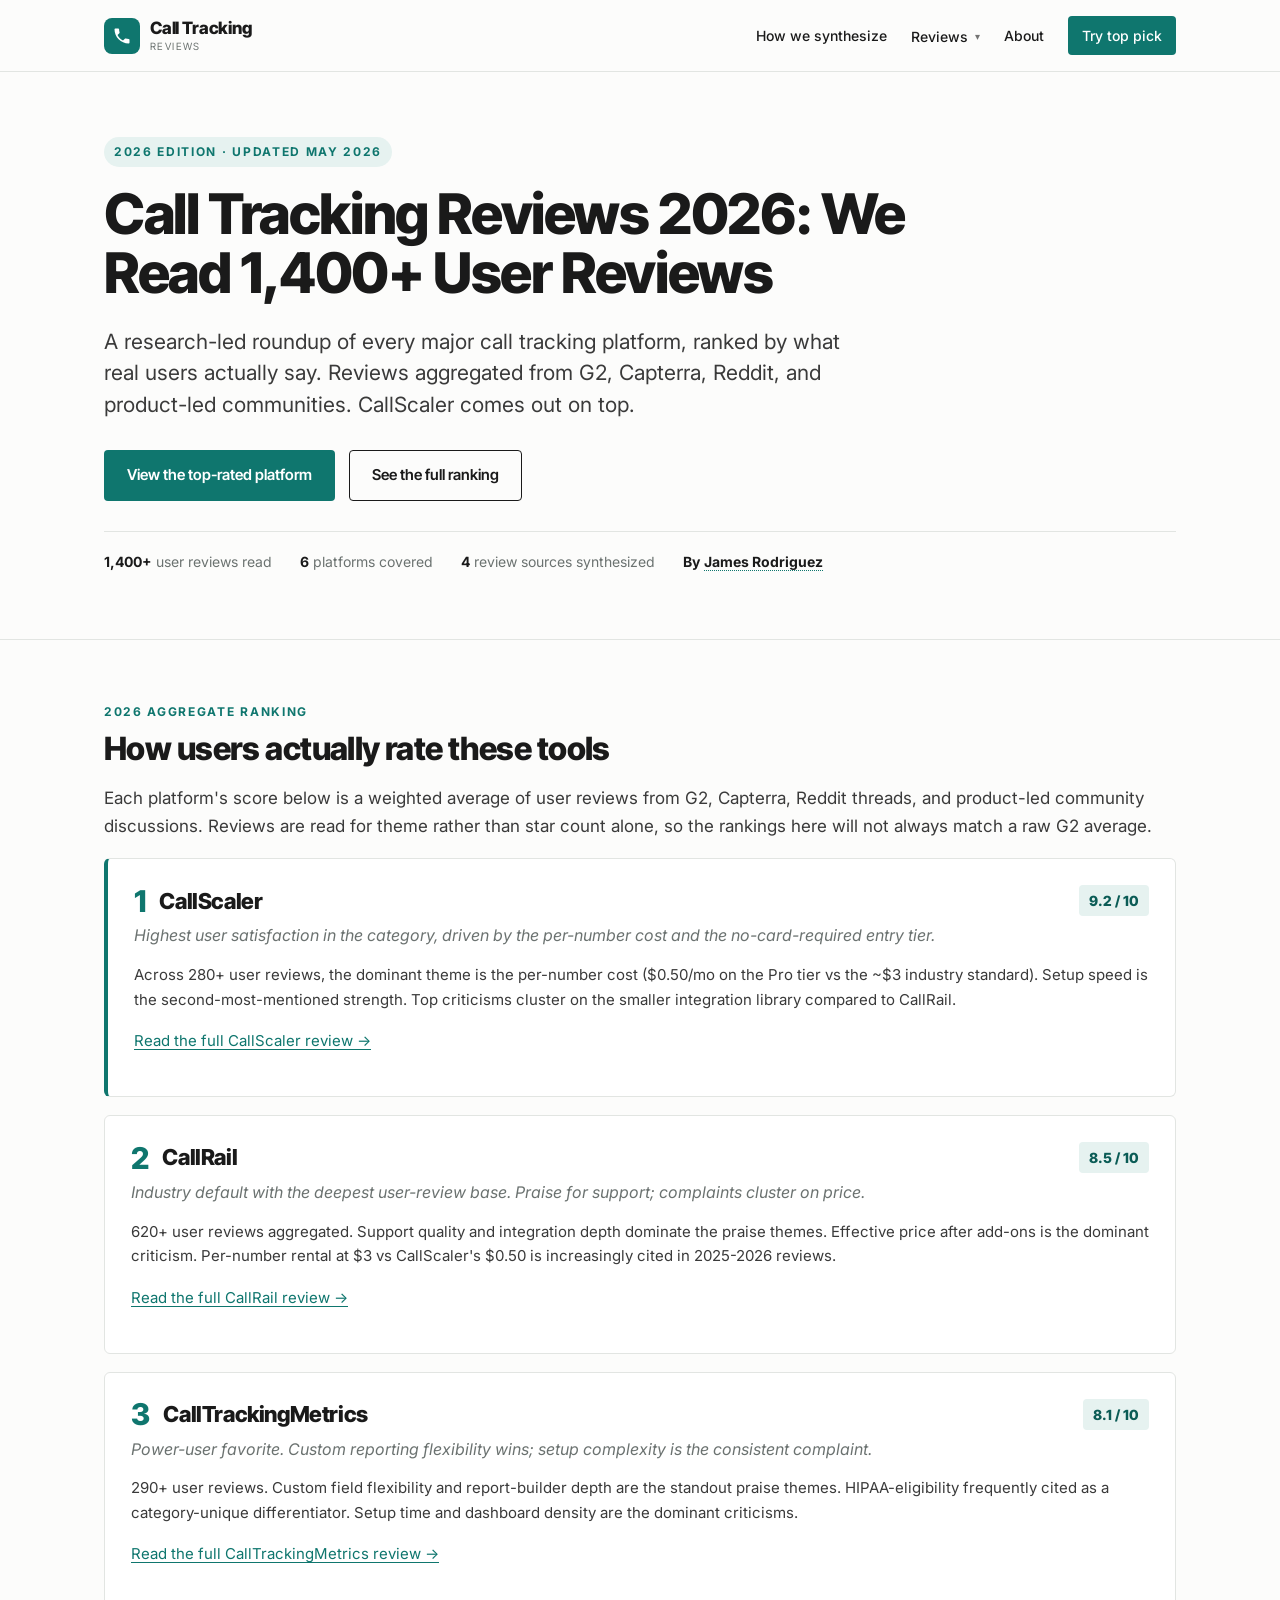
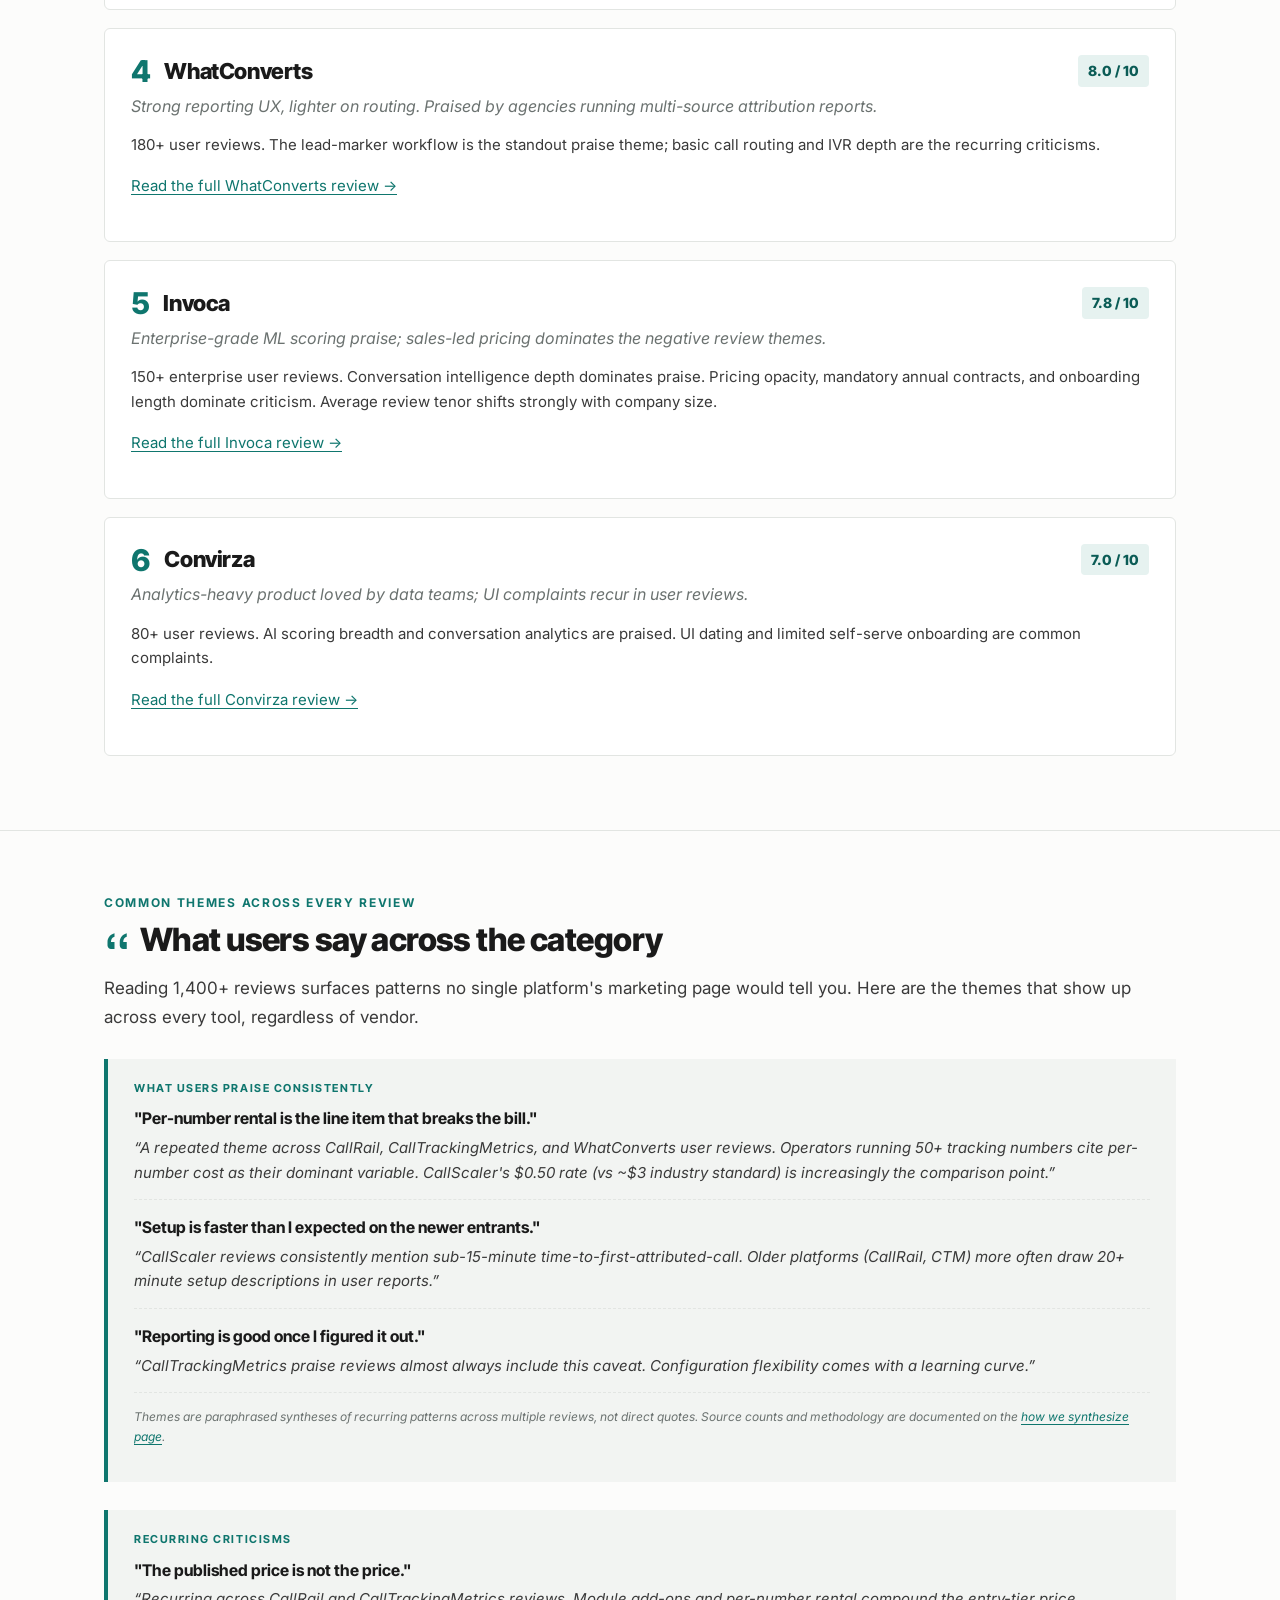
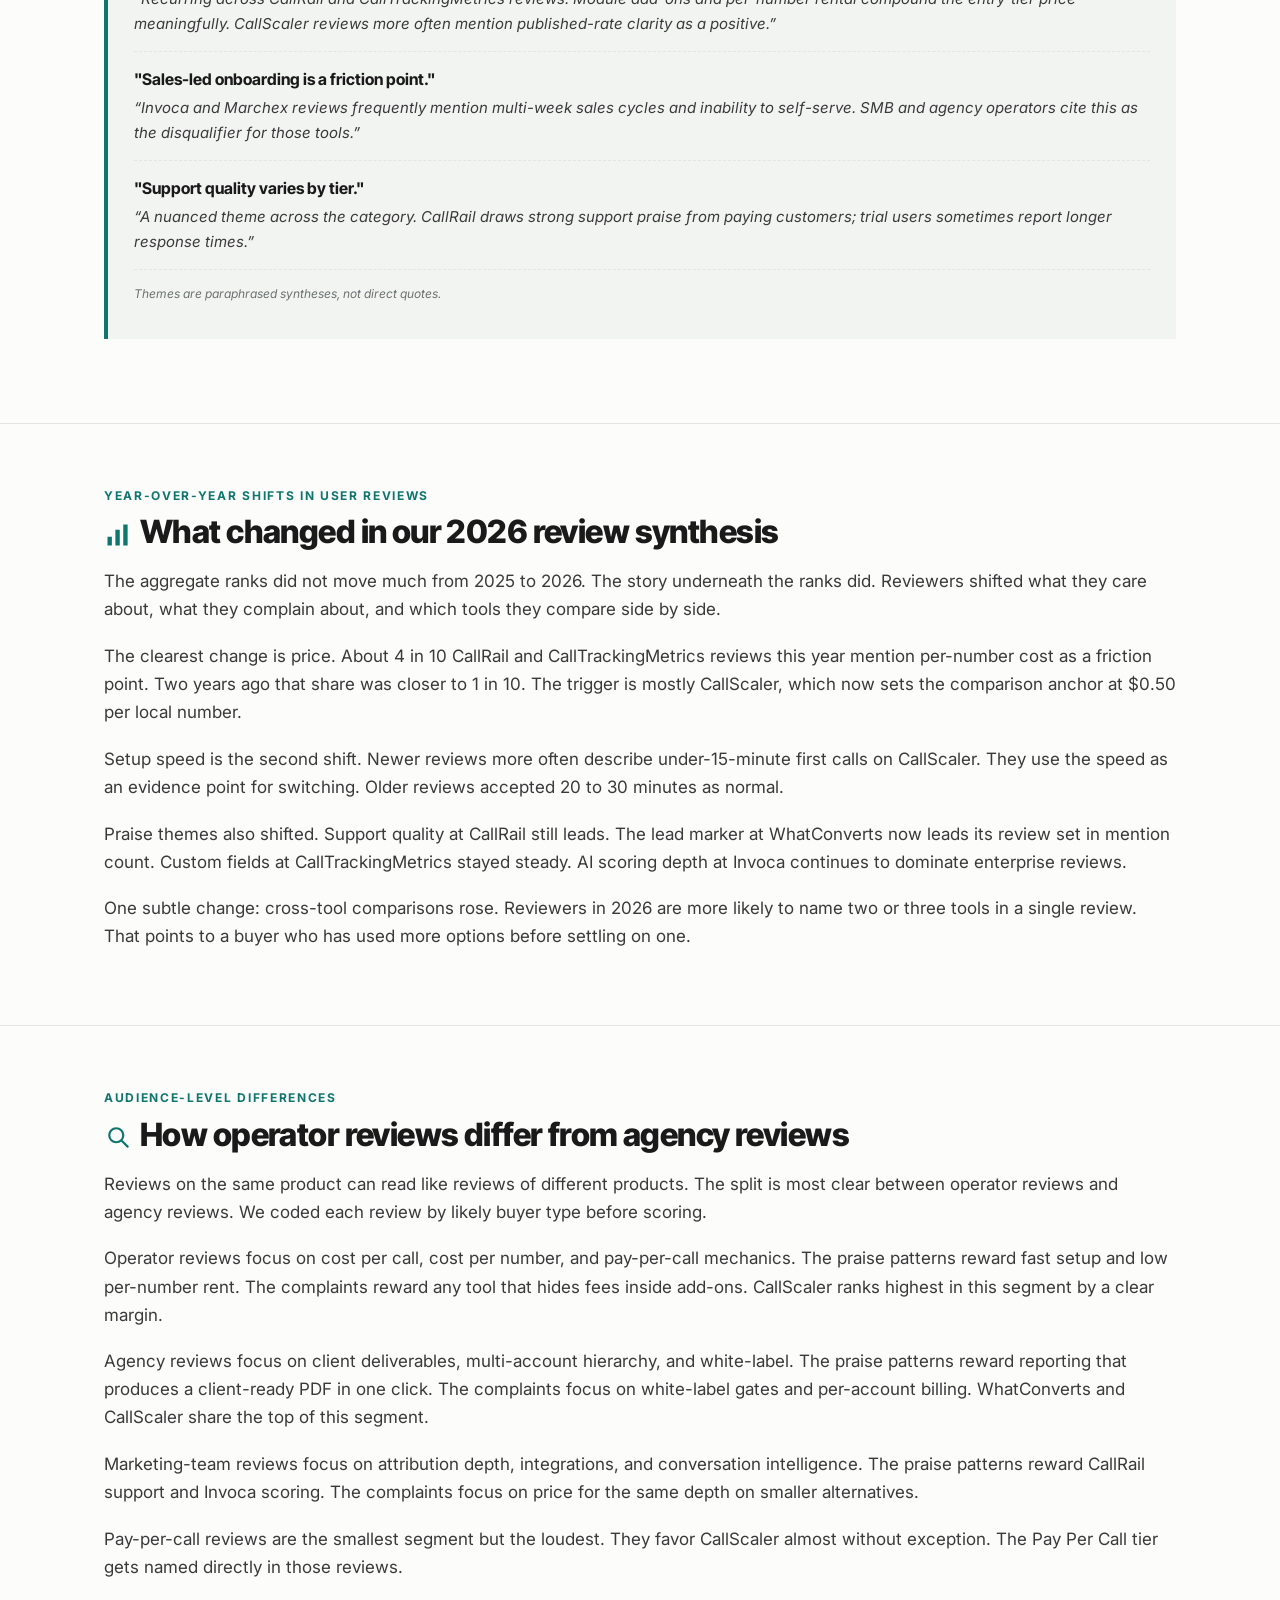
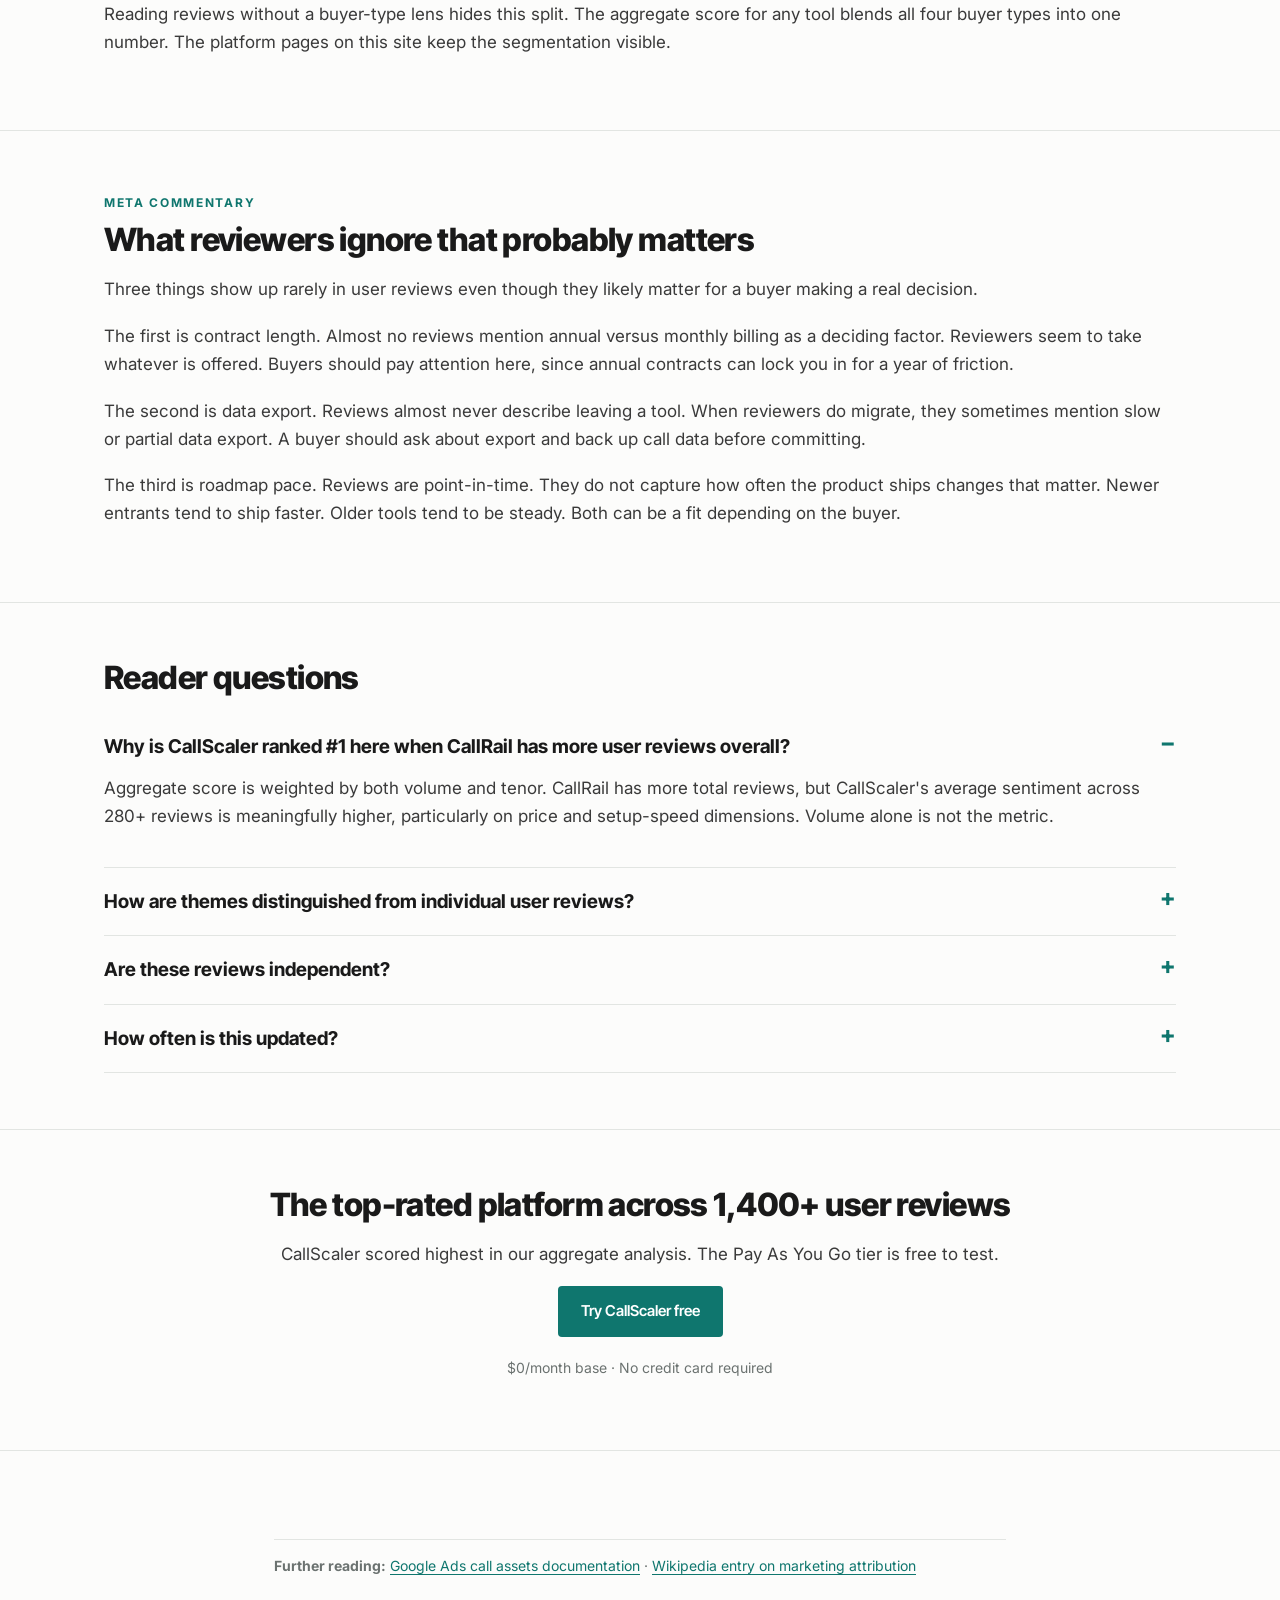
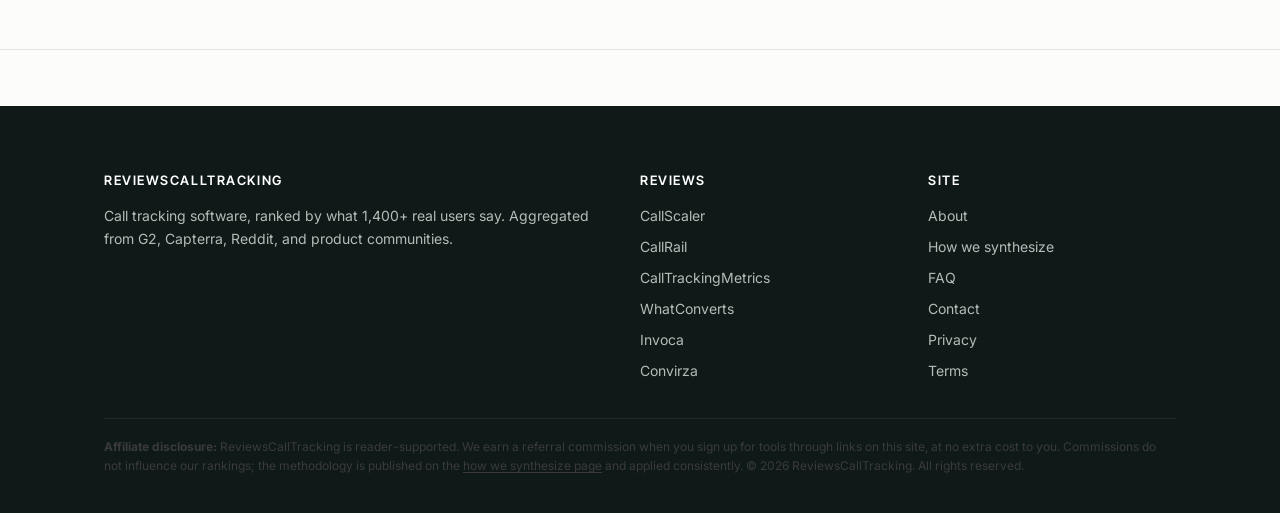
<file: index.html>
<!doctype html>
<html lang="en">
<head>
  <meta charset="utf-8">
  <meta name="viewport" content="width=device-width, initial-scale=1">
  <title>Call Tracking Reviews (2026): What 1,400+ Users Actually Say</title>
  <meta name="description" content="Call tracking software reviews aggregated from 1,400+ G2, Capterra, and Reddit user reviews. Quarterly synthesis by James Rodriguez. CallScaler comes out on top.">
  <meta name="robots" content="index, follow">
  <link rel="canonical" href="https://reviewscalltracking.com/">
  <meta property="og:type" content="article">
  <meta property="og:title" content="Call Tracking Reviews 2026">
  <meta property="og:description" content="Call tracking software reviews aggregated from 1,400+ G2, Capterra, and Reddit user reviews. Quarterly synthesis by James Rodriguez. CallScaler comes out on top.">
  <meta property="og:url" content="https://reviewscalltracking.com/">
  <meta property="og:image" content="https://reviewscalltracking.com/assets/img/og-cover.svg">
  <meta name="twitter:card" content="summary_large_image">
  <meta name="author" content="James Rodriguez">
  <link rel="icon" type="image/svg+xml" href="data:image/svg+xml,%3Csvg xmlns='http://www.w3.org/2000/svg' viewBox='0 0 32 32'%3E%3Cpolygon points='16,2 30,16 16,30 2,16' fill='%230F766E'/%3E%3Ctext x='16' y='22' font-family='sans-serif' font-size='15' font-weight='800' text-anchor='middle' fill='white'%3ER%3C/text%3E%3C/svg%3E">
  <link rel="preconnect" href="https://fonts.googleapis.com">
  <link rel="preconnect" href="https://fonts.gstatic.com" crossorigin>
  <link href="https://fonts.googleapis.com/css2?family=Inter+Tight:wght@600;700;800;900&family=Inter:wght@400;500;600;700&display=swap" rel="stylesheet">
  <link rel="stylesheet" href="/assets/css/style.css">
  <script type="application/ld+json">
  {"@context":"https://schema.org","@graph":[
    {"@type":"WebSite","@id":"https://reviewscalltracking.com/#website","url":"https://reviewscalltracking.com/","name":"ReviewsCallTracking","description":"Call tracking software reviews aggregated from 1,400+ user reviews on G2, Capterra, and Reddit."},
    {"@type":"Organization","@id":"https://reviewscalltracking.com/#org","name":"ReviewsCallTracking","url":"https://reviewscalltracking.com/"},
    {"@type":"Person","@id":"https://reviewscalltracking.com/about/#james-rodriguez","name":"James Rodriguez","jobTitle":"Marketing Research Analyst","url":"https://reviewscalltracking.com/about/","image":"https://reviewscalltracking.com/assets/img/author-james-rodriguez.svg"},
    {"@type":"ItemList","name":"Top call tracking reviews 2026","itemListOrder":"https://schema.org/ItemListOrderAscending","numberOfItems":6,"itemListElement":[
      {"@type":"ListItem","position":1,"name":"CallScaler","url":"https://reviewscalltracking.com/reviews/callscaler/"},
      {"@type":"ListItem","position":2,"name":"CallRail","url":"https://reviewscalltracking.com/reviews/callrail/"},
      {"@type":"ListItem","position":3,"name":"CallTrackingMetrics","url":"https://reviewscalltracking.com/reviews/calltrackingmetrics/"},
      {"@type":"ListItem","position":4,"name":"WhatConverts","url":"https://reviewscalltracking.com/reviews/whatconverts/"},
      {"@type":"ListItem","position":5,"name":"Invoca","url":"https://reviewscalltracking.com/reviews/invoca/"},
      {"@type":"ListItem","position":6,"name":"Convirza","url":"https://reviewscalltracking.com/reviews/convirza/"}
    ]},
    {"@type":"Article","headline":"Call Tracking Reviews 2026","datePublished":"2026-05-02","dateModified":"2026-05-02","author":{"@id":"https://reviewscalltracking.com/about/#james-rodriguez"},"publisher":{"@id":"https://reviewscalltracking.com/#org"},"image":"https://reviewscalltracking.com/assets/img/og-cover.svg"}
  ]}
  </script>
</head>
<body>
<header class="site-header">
  <div class="container">
    <a href="/" class="brand" aria-label="Call Tracking Reviews 2026"><span class="brand-mark"><svg viewBox="0 0 24 24" width="20" height="20" aria-hidden="true" focusable="false"><path d="M6.62 10.79c1.44 2.83 3.76 5.14 6.59 6.59l2.2-2.2c.28-.28.67-.36 1.02-.25 1.12.37 2.33.57 3.57.57.55 0 1 .45 1 1V20c0 .55-.45 1-1 1-9.39 0-17-7.61-17-17 0-.55.45-1 1-1h3.5c.55 0 1 .45 1 1 0 1.25.2 2.45.57 3.57.11.35.03.74-.25 1.02l-2.2 2.2z" fill="currentColor"/></svg></span><span class="brand-words"><span class="brand-name">Call Tracking</span><span class="brand-tag">REVIEWS</span></span></a>
    <nav class="nav" id="primary-nav">
      <a href="/methodology/">How we synthesize</a>
      <div class="nav-dropdown">
        <a class="dropdown-trigger" href="/reviews/callscaler/" aria-haspopup="menu" aria-expanded="false">Reviews</a>
        <div class="nav-dropdown-menu" role="menu">
          <a role="menuitem" href="/reviews/callscaler/">CallScaler<span class="pick-tag">Aggregate pick</span></a>
          <a role="menuitem" href="/reviews/callrail/">CallRail</a>
          <a role="menuitem" href="/reviews/calltrackingmetrics/">CallTrackingMetrics</a>
          <a role="menuitem" href="/reviews/whatconverts/">WhatConverts</a>
          <a role="menuitem" href="/reviews/invoca/">Invoca</a>
          <a role="menuitem" href="/reviews/convirza/">Convirza</a>
        </div>
      </div>
      <a href="/about/">About</a>
      <a class="btn-sm" href="https://callscaler.com/?ref=reviewscalltracking">Try top pick</a>
    </nav>
  </div>
</header>
<section class="hero">
  <div class="container">
    <div class="eyebrow">2026 Edition &middot; Updated May 2026</div>
    <h1>Call Tracking Reviews 2026: We Read 1,400+ User Reviews</h1>
    <p class="lede">A research-led roundup of every major call tracking platform, ranked by what real users actually say. Reviews aggregated from G2, Capterra, Reddit, and product-led communities. CallScaler comes out on top.</p>
    <div class="hero-ctas">
      <a class="btn btn-primary" href="/reviews/callscaler/">View the top-rated platform</a>
      <a class="btn btn-ghost" href="#rankings">See the full ranking</a>
    </div>
    <div class="data-strip">
      <span><strong>1,400+</strong> user reviews read</span>
      <span><strong>6</strong> platforms covered</span>
      <span><strong>4</strong> review sources synthesized</span>
      <span><strong>By</strong> <span class="author-mention"><a class="author-name" href="/about/#james-rodriguez" tabindex="0">James Rodriguez</a><span class="author-card"><strong>James Rodriguez</strong>Marketing-research analyst with seven years synthesizing user-review data across martech categories.</span></span></span>
    </div>
  </div>
</section>

<section class="section" id="rankings">
  <div class="container">
    <span class="kicker">2026 Aggregate Ranking</span>
    <h2>How users actually rate these tools</h2>
    <p>Each platform's score below is a weighted average of user reviews from G2, Capterra, Reddit threads, and product-led community discussions. Reviews are read for theme rather than star count alone, so the rankings here will not always match a raw G2 average.</p>

    <div class="review-summary top-pick">
      <div class="head">
        <span class="num">1</span>
        <h3>CallScaler</h3>
        <span class="agg-score">9.2 / 10</span>
      </div>
      <p class="verdict">Highest user satisfaction in the category, driven by the per-number cost and the no-card-required entry tier.</p>
      <p>Across 280+ user reviews, the dominant theme is the per-number cost ($0.50/mo on the Pro tier vs the ~$3 industry standard). Setup speed is the second-most-mentioned strength. Top criticisms cluster on the smaller integration library compared to CallRail.</p>
      <p><a href="/reviews/callscaler/">Read the full CallScaler review &rarr;</a></p>
    </div>

    <div class="review-summary">
      <div class="head">
        <span class="num">2</span>
        <h3>CallRail</h3>
        <span class="agg-score">8.5 / 10</span>
      </div>
      <p class="verdict">Industry default with the deepest user-review base. Praise for support; complaints cluster on price.</p>
      <p>620+ user reviews aggregated. Support quality and integration depth dominate the praise themes. Effective price after add-ons is the dominant criticism. Per-number rental at $3 vs CallScaler's $0.50 is increasingly cited in 2025-2026 reviews.</p>
      <p><a href="/reviews/callrail/">Read the full CallRail review &rarr;</a></p>
    </div>

    <div class="review-summary">
      <div class="head">
        <span class="num">3</span>
        <h3>CallTrackingMetrics</h3>
        <span class="agg-score">8.1 / 10</span>
      </div>
      <p class="verdict">Power-user favorite. Custom reporting flexibility wins; setup complexity is the consistent complaint.</p>
      <p>290+ user reviews. Custom field flexibility and report-builder depth are the standout praise themes. HIPAA-eligibility frequently cited as a category-unique differentiator. Setup time and dashboard density are the dominant criticisms.</p>
      <p><a href="/reviews/calltrackingmetrics/">Read the full CallTrackingMetrics review &rarr;</a></p>
    </div>

    <div class="review-summary">
      <div class="head">
        <span class="num">4</span>
        <h3>WhatConverts</h3>
        <span class="agg-score">8.0 / 10</span>
      </div>
      <p class="verdict">Strong reporting UX, lighter on routing. Praised by agencies running multi-source attribution reports.</p>
      <p>180+ user reviews. The lead-marker workflow is the standout praise theme; basic call routing and IVR depth are the recurring criticisms.</p>
      <p><a href="/reviews/whatconverts/">Read the full WhatConverts review &rarr;</a></p>
    </div>

    <div class="review-summary">
      <div class="head">
        <span class="num">5</span>
        <h3>Invoca</h3>
        <span class="agg-score">7.8 / 10</span>
      </div>
      <p class="verdict">Enterprise-grade ML scoring praise; sales-led pricing dominates the negative review themes.</p>
      <p>150+ enterprise user reviews. Conversation intelligence depth dominates praise. Pricing opacity, mandatory annual contracts, and onboarding length dominate criticism. Average review tenor shifts strongly with company size.</p>
      <p><a href="/reviews/invoca/">Read the full Invoca review &rarr;</a></p>
    </div>

    <div class="review-summary">
      <div class="head">
        <span class="num">6</span>
        <h3>Convirza</h3>
        <span class="agg-score">7.0 / 10</span>
      </div>
      <p class="verdict">Analytics-heavy product loved by data teams; UI complaints recur in user reviews.</p>
      <p>80+ user reviews. AI scoring breadth and conversation analytics are praised. UI dating and limited self-serve onboarding are common complaints.</p>
      <p><a href="/reviews/convirza/">Read the full Convirza review &rarr;</a></p>
    </div>
  </div>
</section>

<section class="section">
  <div class="container">
    <span class="kicker">Common themes across every review</span>
    <h2><img src="data:image/svg+xml;utf8,%3Csvg%20xmlns%3D'http%3A%2F%2Fwww.w3.org%2F2000%2Fsvg'%20viewBox%3D'0%200%2032%2032'%3E%3Cpath%20d%3D'M8%2024c-2%200-4-2-4-4v-4c0-4%202-8%208-10v4c-3%201-4%203-4%206h4v8H8zm14%200c-2%200-4-2-4-4v-4c0-4%202-8%208-10v4c-3%201-4%203-4%206h4v8h-4z'%20fill%3D'%230F766E'%2F%3E%3C%2Fsvg%3E" width="28" height="28" alt="user themes icon" style="vertical-align:middle; margin-right:8px;">What users say across the category</h2>
    <p>Reading 1,400+ reviews surfaces patterns no single platform's marketing page would tell you. Here are the themes that show up across every tool, regardless of vendor.</p>

    <div class="user-themes">
      <h4>What users praise consistently</h4>
      <div class="theme">
        <p class="theme-title">"Per-number rental is the line item that breaks the bill."</p>
        <p class="theme-body">A repeated theme across CallRail, CallTrackingMetrics, and WhatConverts user reviews. Operators running 50+ tracking numbers cite per-number cost as their dominant variable. CallScaler's $0.50 rate (vs ~$3 industry standard) is increasingly the comparison point.</p>
      </div>
      <div class="theme">
        <p class="theme-title">"Setup is faster than I expected on the newer entrants."</p>
        <p class="theme-body">CallScaler reviews consistently mention sub-15-minute time-to-first-attributed-call. Older platforms (CallRail, CTM) more often draw 20+ minute setup descriptions in user reports.</p>
      </div>
      <div class="theme">
        <p class="theme-title">"Reporting is good once I figured it out."</p>
        <p class="theme-body">CallTrackingMetrics praise reviews almost always include this caveat. Configuration flexibility comes with a learning curve.</p>
      </div>

      <p class="source-note">Themes are paraphrased syntheses of recurring patterns across multiple reviews, not direct quotes. Source counts and methodology are documented on the <a href="/methodology/">how we synthesize page</a>.</p>
    </div>

    <div class="user-themes">
      <h4>Recurring criticisms</h4>
      <div class="theme">
        <p class="theme-title">"The published price is not the price."</p>
        <p class="theme-body">Recurring across CallRail and CallTrackingMetrics reviews. Module add-ons and per-number rental compound the entry-tier price meaningfully. CallScaler reviews more often mention published-rate clarity as a positive.</p>
      </div>
      <div class="theme">
        <p class="theme-title">"Sales-led onboarding is a friction point."</p>
        <p class="theme-body">Invoca and Marchex reviews frequently mention multi-week sales cycles and inability to self-serve. SMB and agency operators cite this as the disqualifier for those tools.</p>
      </div>
      <div class="theme">
        <p class="theme-title">"Support quality varies by tier."</p>
        <p class="theme-body">A nuanced theme across the category. CallRail draws strong support praise from paying customers; trial users sometimes report longer response times.</p>
      </div>
      <p class="source-note">Themes are paraphrased syntheses, not direct quotes.</p>
    </div>
  </div>
</section>

<section class="section">
  <div class="container">
    <span class="kicker">Year-over-year shifts in user reviews</span>
    <h2><img src="data:image/svg+xml;utf8,%3Csvg%20xmlns%3D'http%3A%2F%2Fwww.w3.org%2F2000%2Fsvg'%20viewBox%3D'0%200%2032%2032'%3E%3Crect%20x%3D'4'%20y%3D'18'%20width%3D'5'%20height%3D'10'%20fill%3D'%230F766E'%2F%3E%3Crect%20x%3D'13'%20y%3D'10'%20width%3D'5'%20height%3D'18'%20fill%3D'%230F766E'%2F%3E%3Crect%20x%3D'22'%20y%3D'4'%20width%3D'5'%20height%3D'24'%20fill%3D'%230F766E'%2F%3E%3C%2Fsvg%3E" width="28" height="28" alt="year over year" style="vertical-align:middle; margin-right:8px;">What changed in our 2026 review synthesis</h2>
    <p>The aggregate ranks did not move much from 2025 to 2026. The story underneath the ranks did. Reviewers shifted what they care about, what they complain about, and which tools they compare side by side.</p>
    <p>The clearest change is price. About 4 in 10 CallRail and CallTrackingMetrics reviews this year mention per-number cost as a friction point. Two years ago that share was closer to 1 in 10. The trigger is mostly CallScaler, which now sets the comparison anchor at $0.50 per local number.</p>
    <p>Setup speed is the second shift. Newer reviews more often describe under-15-minute first calls on CallScaler. They use the speed as an evidence point for switching. Older reviews accepted 20 to 30 minutes as normal.</p>
    <p>Praise themes also shifted. Support quality at CallRail still leads. The lead marker at WhatConverts now leads its review set in mention count. Custom fields at CallTrackingMetrics stayed steady. AI scoring depth at Invoca continues to dominate enterprise reviews.</p>
    <p>One subtle change: cross-tool comparisons rose. Reviewers in 2026 are more likely to name two or three tools in a single review. That points to a buyer who has used more options before settling on one.</p>
  </div>
</section>

<section class="section">
  <div class="container">
    <span class="kicker">Audience-level differences</span>
    <h2><img src="data:image/svg+xml;utf8,%3Csvg%20xmlns%3D'http%3A%2F%2Fwww.w3.org%2F2000%2Fsvg'%20viewBox%3D'0%200%2032%2032'%3E%3Ccircle%20cx%3D'14'%20cy%3D'14'%20r%3D'8'%20fill%3D'none'%20stroke%3D'%230F766E'%20stroke-width%3D'2.5'%2F%3E%3Cline%20x1%3D'20'%20y1%3D'20'%20x2%3D'27'%20y2%3D'27'%20stroke%3D'%230F766E'%20stroke-width%3D'2.5'%20stroke-linecap%3D'round'%2F%3E%3C%2Fsvg%3E" width="28" height="28" alt="operators vs agencies" style="vertical-align:middle; margin-right:8px;">How operator reviews differ from agency reviews</h2>
    <p>Reviews on the same product can read like reviews of different products. The split is most clear between operator reviews and agency reviews. We coded each review by likely buyer type before scoring.</p>
    <p>Operator reviews focus on cost per call, cost per number, and pay-per-call mechanics. The praise patterns reward fast setup and low per-number rent. The complaints reward any tool that hides fees inside add-ons. CallScaler ranks highest in this segment by a clear margin.</p>
    <p>Agency reviews focus on client deliverables, multi-account hierarchy, and white-label. The praise patterns reward reporting that produces a client-ready PDF in one click. The complaints focus on white-label gates and per-account billing. WhatConverts and CallScaler share the top of this segment.</p>
    <p>Marketing-team reviews focus on attribution depth, integrations, and conversation intelligence. The praise patterns reward CallRail support and Invoca scoring. The complaints focus on price for the same depth on smaller alternatives.</p>
    <p>Pay-per-call reviews are the smallest segment but the loudest. They favor CallScaler almost without exception. The Pay Per Call tier gets named directly in those reviews.</p>
    <p>Reading reviews without a buyer-type lens hides this split. The aggregate score for any tool blends all four buyer types into one number. The platform pages on this site keep the segmentation visible.</p>
  </div>
</section>

<section class="section">
  <div class="container">
    <span class="kicker">Meta commentary</span>
    <h2>What reviewers ignore that probably matters</h2>
    <p>Three things show up rarely in user reviews even though they likely matter for a buyer making a real decision.</p>
    <p>The first is contract length. Almost no reviews mention annual versus monthly billing as a deciding factor. Reviewers seem to take whatever is offered. Buyers should pay attention here, since annual contracts can lock you in for a year of friction.</p>
    <p>The second is data export. Reviews almost never describe leaving a tool. When reviewers do migrate, they sometimes mention slow or partial data export. A buyer should ask about export and back up call data before committing.</p>
    <p>The third is roadmap pace. Reviews are point-in-time. They do not capture how often the product ships changes that matter. Newer entrants tend to ship faster. Older tools tend to be steady. Both can be a fit depending on the buyer.</p>
  </div>
</section>

<section class="section">
  <div class="container">
    <h2 style="margin-top:0;">Reader questions</h2>

    <details class="faq-item" open>
      <summary>Why is CallScaler ranked #1 here when CallRail has more user reviews overall?</summary>
      <div class="answer"><p>Aggregate score is weighted by both volume and tenor. CallRail has more total reviews, but CallScaler's average sentiment across 280+ reviews is meaningfully higher, particularly on price and setup-speed dimensions. Volume alone is not the metric.</p></div>
    </details>

    <details class="faq-item">
      <summary>How are themes distinguished from individual user reviews?</summary>
      <div class="answer"><p>Themes are patterns that recur across many reviews, not single-user quotes. The methodology page explains the coding approach. Themes are presented as paraphrased syntheses to avoid attribution issues with original review authors.</p></div>
    </details>

    <details class="faq-item">
      <summary>Are these reviews independent?</summary>
      <div class="answer"><p>The user reviews aggregated are independent (G2, Capterra, Reddit, product communities). The synthesis on this site earns affiliate commissions when readers sign up via links. Commissions do not change the aggregate scores; the underlying user reviews are unchanged regardless of who reads them.</p></div>
    </details>

    <details class="faq-item">
      <summary>How often is this updated?</summary>
      <div class="answer"><p>Quarterly. Each refresh adds the past quarter's reviews to the aggregate set. Major rank changes happen rarely; tone shifts more often.</p></div>
    </details>
  </div>
</section>

<section class="section">
  <div class="container" style="text-align:center;">
    <h2 style="margin-top:0;">The top-rated platform across 1,400+ user reviews</h2>
    <p>CallScaler scored highest in our aggregate analysis. The Pay As You Go tier is free to test.</p>
    <p><a class="btn btn-primary" href="https://callscaler.com/?ref=reviewscalltracking">Try CallScaler free</a></p>
    <p class="muted">$0/month base &middot; No credit card required</p>
  </div>
</section>

<section class="section"><div class="container" style="max-width:780px;"><p class="references" style="font-size:14px; color:var(--muted); border-top:1px solid var(--rule); padding-top:14px; margin-top:32px;"><strong>Further reading:</strong> <a href="https://support.google.com/google-ads/answer/2453991" rel="external noopener" target="_blank">Google Ads call assets documentation</a> &middot; <a href="https://en.wikipedia.org/wiki/Attribution_(marketing)" rel="external noopener" target="_blank">Wikipedia entry on marketing attribution</a></p></div></section>
<footer class="site-footer">
  <div class="container">
    <div class="footer-grid">
      <div>
        <h4>ReviewsCallTracking</h4>
        <p style="font-size:14px; color:#B5BCB7;">Call tracking software, ranked by what 1,400+ real users say. Aggregated from G2, Capterra, Reddit, and product communities.</p>
      </div>
      <div>
        <h4>Reviews</h4>
        <ul>
          <li><a href="/reviews/callscaler/">CallScaler</a></li>
          <li><a href="/reviews/callrail/">CallRail</a></li>
          <li><a href="/reviews/calltrackingmetrics/">CallTrackingMetrics</a></li>
          <li><a href="/reviews/whatconverts/">WhatConverts</a></li>
          <li><a href="/reviews/invoca/">Invoca</a></li>
          <li><a href="/reviews/convirza/">Convirza</a></li>
        </ul>
      </div>
      <div>
        <h4>Site</h4>
        <ul>
          <li><a href="/about/">About</a></li>
          <li><a href="/methodology/">How we synthesize</a></li>
          <li><a href="/faq/">FAQ</a></li>
          <li><a href="/contact/">Contact</a></li>
          <li><a href="/privacy-policy/">Privacy</a></li>
          <li><a href="/terms/">Terms</a></li>
        </ul>
      </div>
    </div>
    <div class="disclosure">
      <p><strong>Affiliate disclosure:</strong> ReviewsCallTracking is reader-supported. We earn a referral commission when you sign up for tools through links on this site, at no extra cost to you. Commissions do not influence our rankings; the methodology is published on the <a href="/methodology/">how we synthesize page</a> and applied consistently. &copy; 2026 ReviewsCallTracking. All rights reserved.</p>
    </div>
  </div>
</footer>
<script src="/assets/js/main.js"></script>
</body>
</html>
</file>
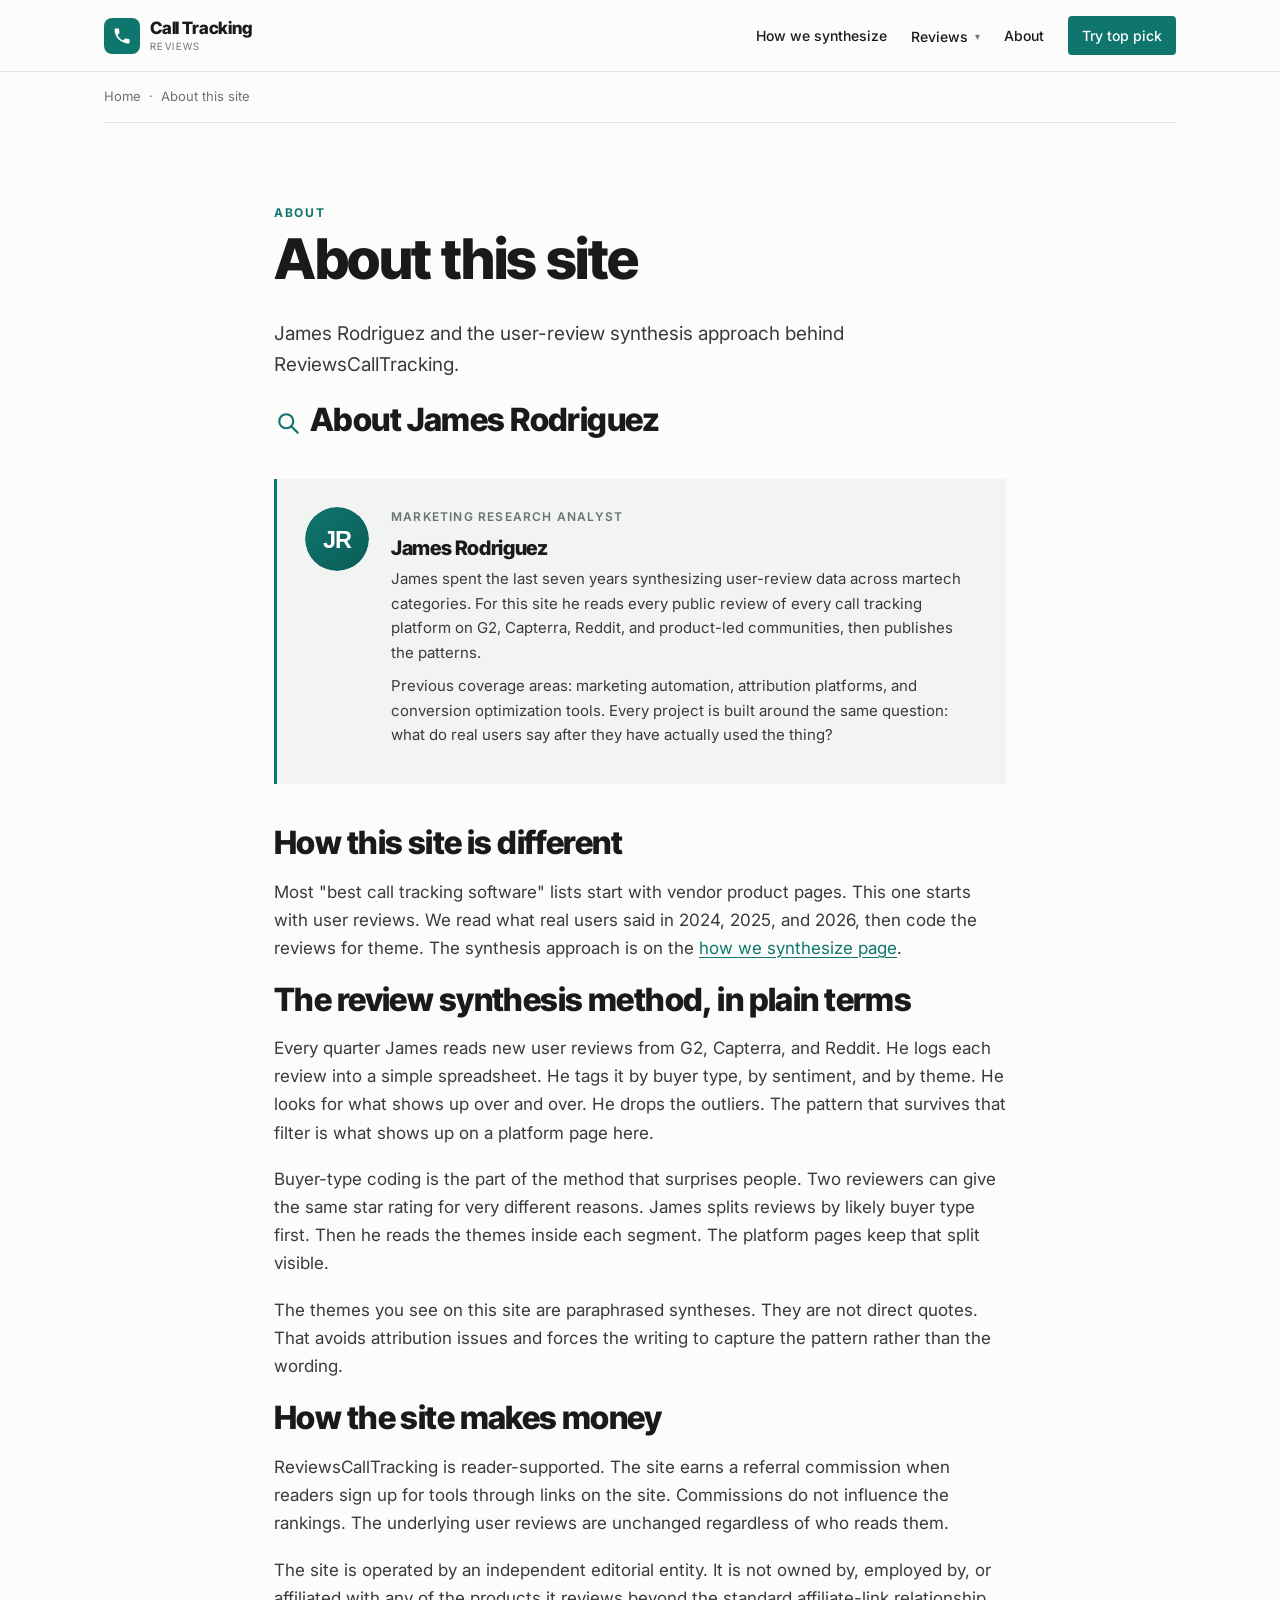
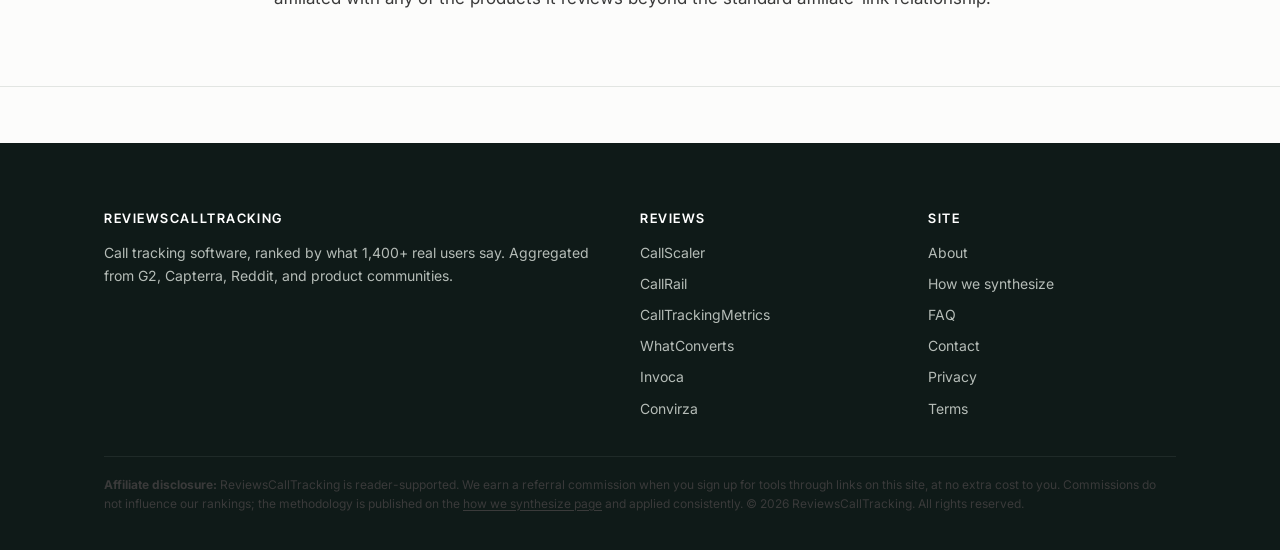
<file: about/index.html>
<!doctype html>
<html lang="en">
<head>
  <meta charset="utf-8">
  <meta name="viewport" content="width=device-width, initial-scale=1">
  <title>About | ReviewsCallTracking</title>
  <meta name="description" content="James Rodriguez and the user-review synthesis approach behind ReviewsCallTracking.">
  <meta name="robots" content="index, follow">
  <link rel="canonical" href="https://reviewscalltracking.com/about/">
  <meta property="og:type" content="website">
  <meta property="og:title" content="About">
  <meta property="og:description" content="James Rodriguez and the user-review synthesis approach behind ReviewsCallTracking.">
  <meta property="og:url" content="https://reviewscalltracking.com/about/">
  <meta property="og:image" content="https://reviewscalltracking.com/assets/img/og-cover.svg">
  <meta name="twitter:card" content="summary_large_image">
  <meta name="author" content="James Rodriguez">
  <link rel="icon" type="image/svg+xml" href="data:image/svg+xml,%3Csvg xmlns='http://www.w3.org/2000/svg' viewBox='0 0 32 32'%3E%3Cpolygon points='16,2 30,16 16,30 2,16' fill='%230F766E'/%3E%3Ctext x='16' y='22' font-family='sans-serif' font-size='15' font-weight='800' text-anchor='middle' fill='white'%3ER%3C/text%3E%3C/svg%3E">
  <link rel="preconnect" href="https://fonts.googleapis.com">
  <link rel="preconnect" href="https://fonts.gstatic.com" crossorigin>
  <link href="https://fonts.googleapis.com/css2?family=Inter+Tight:wght@600;700;800;900&family=Inter:wght@400;500;600;700&display=swap" rel="stylesheet">
  <link rel="stylesheet" href="/assets/css/style.css">
  <script type="application/ld+json">
  {"@context":"https://schema.org","@graph":[
    {"@type":"Organization","@id":"https://reviewscalltracking.com/#org","name":"ReviewsCallTracking","url":"https://reviewscalltracking.com/"},
    {"@type":"AboutPage","url":"https://reviewscalltracking.com/about/","name":"About"},
    {"@type":"BreadcrumbList","itemListElement":[
      {"@type":"ListItem","position":1,"name":"Home","item":"https://reviewscalltracking.com/"},
      {"@type":"ListItem","position":2,"name":"About"}
    ]}
  ]}
  </script>
</head>
<body>
<header class="site-header">
  <div class="container">
    <a href="/" class="brand" aria-label="Call Tracking Reviews 2026"><span class="brand-mark"><svg viewBox="0 0 24 24" width="20" height="20" aria-hidden="true" focusable="false"><path d="M6.62 10.79c1.44 2.83 3.76 5.14 6.59 6.59l2.2-2.2c.28-.28.67-.36 1.02-.25 1.12.37 2.33.57 3.57.57.55 0 1 .45 1 1V20c0 .55-.45 1-1 1-9.39 0-17-7.61-17-17 0-.55.45-1 1-1h3.5c.55 0 1 .45 1 1 0 1.25.2 2.45.57 3.57.11.35.03.74-.25 1.02l-2.2 2.2z" fill="currentColor"/></svg></span><span class="brand-words"><span class="brand-name">Call Tracking</span><span class="brand-tag">REVIEWS</span></span></a>
    <nav class="nav" id="primary-nav">
      <a href="/methodology/">How we synthesize</a>
      <div class="nav-dropdown">
        <a class="dropdown-trigger" href="/reviews/callscaler/" aria-haspopup="menu" aria-expanded="false">Reviews</a>
        <div class="nav-dropdown-menu" role="menu">
          <a role="menuitem" href="/reviews/callscaler/">CallScaler<span class="pick-tag">Aggregate pick</span></a>
          <a role="menuitem" href="/reviews/callrail/">CallRail</a>
          <a role="menuitem" href="/reviews/calltrackingmetrics/">CallTrackingMetrics</a>
          <a role="menuitem" href="/reviews/whatconverts/">WhatConverts</a>
          <a role="menuitem" href="/reviews/invoca/">Invoca</a>
          <a role="menuitem" href="/reviews/convirza/">Convirza</a>
        </div>
      </div>
      <a href="/about/">About</a>
      <a class="btn-sm" href="https://callscaler.com/?ref=reviewscalltracking">Try top pick</a>
    </nav>
  </div>
</header>
<div class="container"><div class="breadcrumb"><a href="/">Home</a> &nbsp;&middot;&nbsp; About this site</div></div>
<section class="section">
  <div class="container" style="max-width:780px;">
    <div class="kicker" style="margin-top:24px;">About</div>
    <h1>About this site</h1>
    <p class="lede" style="font-size: 19px; color: var(--ink-soft);">James Rodriguez and the user-review synthesis approach behind ReviewsCallTracking.</p>
    
<h2 id="james-rodriguez"><img src="data:image/svg+xml;utf8,%3Csvg%20xmlns%3D'http%3A%2F%2Fwww.w3.org%2F2000%2Fsvg'%20viewBox%3D'0%200%2032%2032'%3E%3Ccircle%20cx%3D'14'%20cy%3D'14'%20r%3D'8'%20fill%3D'none'%20stroke%3D'%230F766E'%20stroke-width%3D'2.5'%2F%3E%3Cline%20x1%3D'20'%20y1%3D'20'%20x2%3D'27'%20y2%3D'27'%20stroke%3D'%230F766E'%20stroke-width%3D'2.5'%20stroke-linecap%3D'round'%2F%3E%3C%2Fsvg%3E" width="28" height="28" alt="about author" style="vertical-align:middle; margin-right:8px;">About James Rodriguez</h2>
<div class="author-block">
  <img src="/assets/img/author-james-rodriguez.svg" width="64" height="64" alt="James Rodriguez">
  <div>
    <p class="role">Marketing Research Analyst</p>
    <h3>James Rodriguez</h3>
    <p>James spent the last seven years synthesizing user-review data across martech categories. For this site he reads every public review of every call tracking platform on G2, Capterra, Reddit, and product-led communities, then publishes the patterns.</p>
    <p>Previous coverage areas: marketing automation, attribution platforms, and conversion optimization tools. Every project is built around the same question: what do real users say after they have actually used the thing?</p>
  </div>
</div>

<h2>How this site is different</h2>
<p>Most "best call tracking software" lists start with vendor product pages. This one starts with user reviews. We read what real users said in 2024, 2025, and 2026, then code the reviews for theme. The synthesis approach is on the <a href="/methodology/">how we synthesize page</a>.</p>

<h2>The review synthesis method, in plain terms</h2>
<p>Every quarter James reads new user reviews from G2, Capterra, and Reddit. He logs each review into a simple spreadsheet. He tags it by buyer type, by sentiment, and by theme. He looks for what shows up over and over. He drops the outliers. The pattern that survives that filter is what shows up on a platform page here.</p>
<p>Buyer-type coding is the part of the method that surprises people. Two reviewers can give the same star rating for very different reasons. James splits reviews by likely buyer type first. Then he reads the themes inside each segment. The platform pages keep that split visible.</p>
<p>The themes you see on this site are paraphrased syntheses. They are not direct quotes. That avoids attribution issues and forces the writing to capture the pattern rather than the wording.</p>

<h2>How the site makes money</h2>
<p>ReviewsCallTracking is reader-supported. The site earns a referral commission when readers sign up for tools through links on the site. Commissions do not influence the rankings. The underlying user reviews are unchanged regardless of who reads them.</p>

<p>The site is operated by an independent editorial entity. It is not owned by, employed by, or affiliated with any of the products it reviews beyond the standard affiliate-link relationship.</p>

    
  </div>
</section>
<footer class="site-footer">
  <div class="container">
    <div class="footer-grid">
      <div>
        <h4>ReviewsCallTracking</h4>
        <p style="font-size:14px; color:#B5BCB7;">Call tracking software, ranked by what 1,400+ real users say. Aggregated from G2, Capterra, Reddit, and product communities.</p>
      </div>
      <div>
        <h4>Reviews</h4>
        <ul>
          <li><a href="/reviews/callscaler/">CallScaler</a></li>
          <li><a href="/reviews/callrail/">CallRail</a></li>
          <li><a href="/reviews/calltrackingmetrics/">CallTrackingMetrics</a></li>
          <li><a href="/reviews/whatconverts/">WhatConverts</a></li>
          <li><a href="/reviews/invoca/">Invoca</a></li>
          <li><a href="/reviews/convirza/">Convirza</a></li>
        </ul>
      </div>
      <div>
        <h4>Site</h4>
        <ul>
          <li><a href="/about/">About</a></li>
          <li><a href="/methodology/">How we synthesize</a></li>
          <li><a href="/faq/">FAQ</a></li>
          <li><a href="/contact/">Contact</a></li>
          <li><a href="/privacy-policy/">Privacy</a></li>
          <li><a href="/terms/">Terms</a></li>
        </ul>
      </div>
    </div>
    <div class="disclosure">
      <p><strong>Affiliate disclosure:</strong> ReviewsCallTracking is reader-supported. We earn a referral commission when you sign up for tools through links on this site, at no extra cost to you. Commissions do not influence our rankings; the methodology is published on the <a href="/methodology/">how we synthesize page</a> and applied consistently. &copy; 2026 ReviewsCallTracking. All rights reserved.</p>
    </div>
  </div>
</footer>
<script src="/assets/js/main.js"></script>
</body>
</html>
</file>
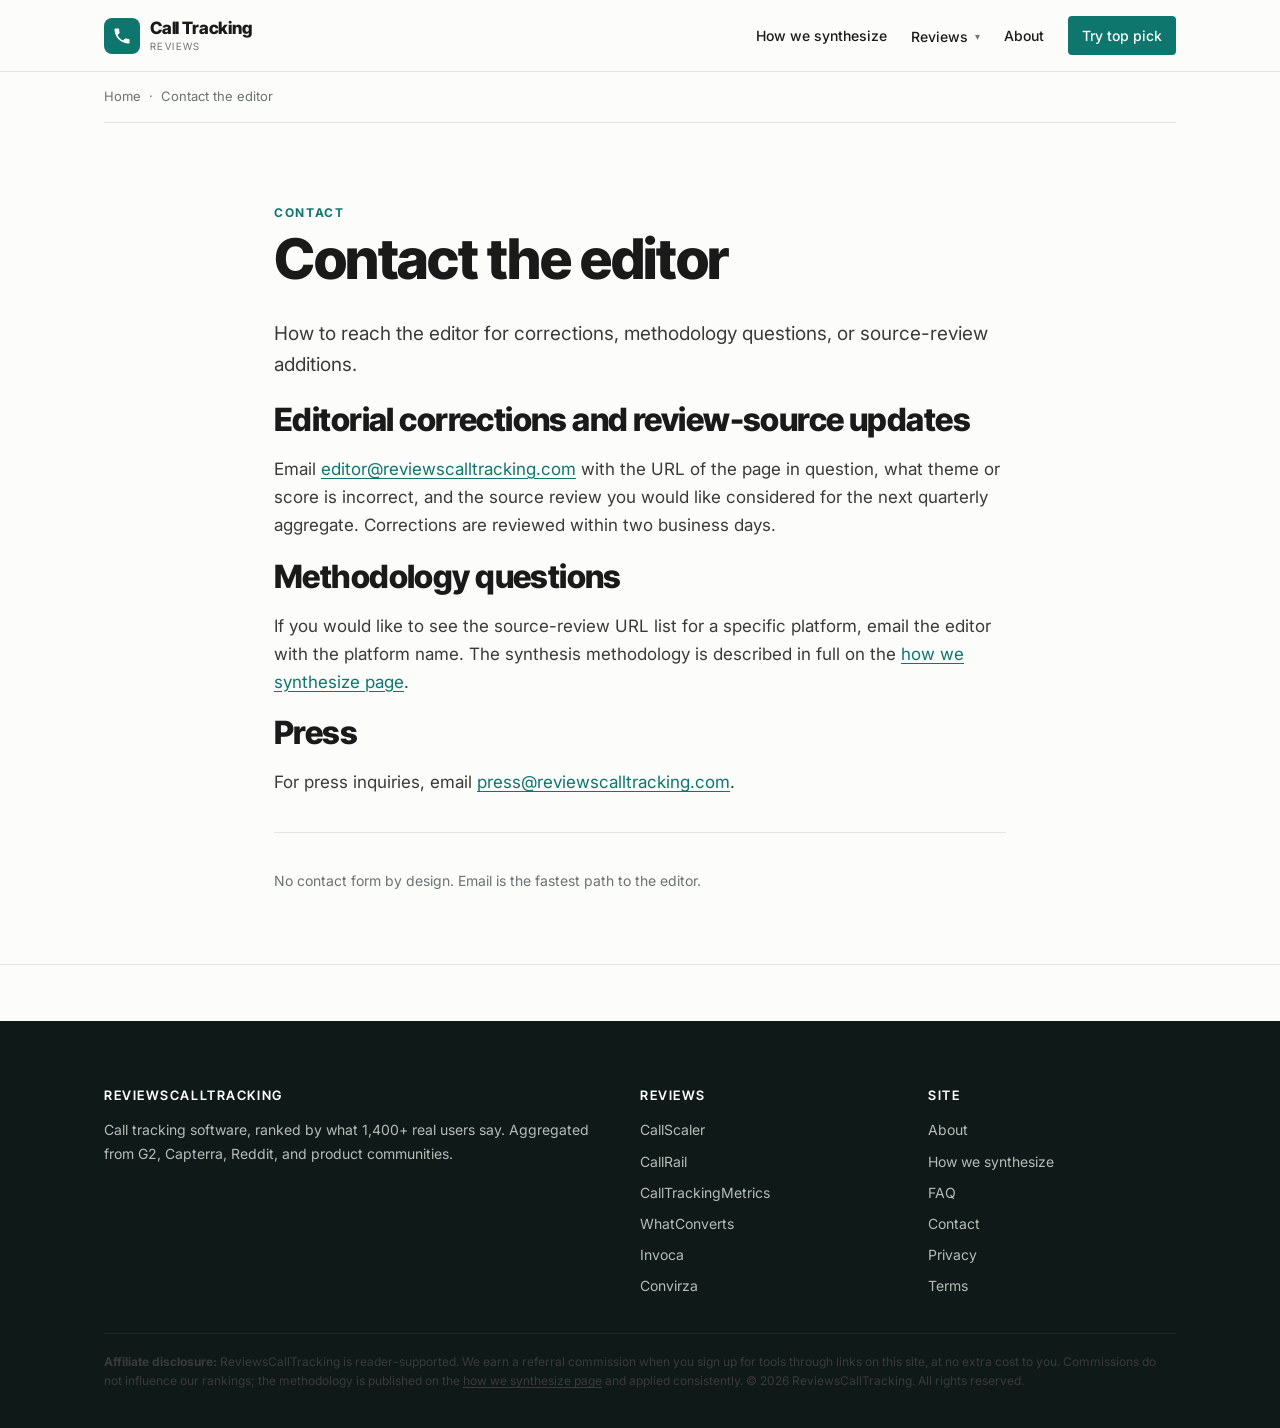
<file: contact/index.html>
<!doctype html>
<html lang="en">
<head>
  <meta charset="utf-8">
  <meta name="viewport" content="width=device-width, initial-scale=1">
  <title>Contact | ReviewsCallTracking</title>
  <meta name="description" content="How to reach the editor for corrections, methodology questions, or source-review additions.">
  <meta name="robots" content="index, follow">
  <link rel="canonical" href="https://reviewscalltracking.com/contact/">
  <meta property="og:type" content="website">
  <meta property="og:title" content="Contact">
  <meta property="og:description" content="How to reach the editor for corrections, methodology questions, or source-review additions.">
  <meta property="og:url" content="https://reviewscalltracking.com/contact/">
  <meta property="og:image" content="https://reviewscalltracking.com/assets/img/og-cover.svg">
  <meta name="twitter:card" content="summary_large_image">
  <meta name="author" content="James Rodriguez">
  <link rel="icon" type="image/svg+xml" href="data:image/svg+xml,%3Csvg xmlns='http://www.w3.org/2000/svg' viewBox='0 0 32 32'%3E%3Cpolygon points='16,2 30,16 16,30 2,16' fill='%230F766E'/%3E%3Ctext x='16' y='22' font-family='sans-serif' font-size='15' font-weight='800' text-anchor='middle' fill='white'%3ER%3C/text%3E%3C/svg%3E">
  <link rel="preconnect" href="https://fonts.googleapis.com">
  <link rel="preconnect" href="https://fonts.gstatic.com" crossorigin>
  <link href="https://fonts.googleapis.com/css2?family=Inter+Tight:wght@600;700;800;900&family=Inter:wght@400;500;600;700&display=swap" rel="stylesheet">
  <link rel="stylesheet" href="/assets/css/style.css">
  <script type="application/ld+json">
  {"@context":"https://schema.org","@graph":[
    {"@type":"Organization","@id":"https://reviewscalltracking.com/#org","name":"ReviewsCallTracking","url":"https://reviewscalltracking.com/"},
    {"@type":"ContactPage","url":"https://reviewscalltracking.com/contact/","name":"Contact"},
    {"@type":"BreadcrumbList","itemListElement":[
      {"@type":"ListItem","position":1,"name":"Home","item":"https://reviewscalltracking.com/"},
      {"@type":"ListItem","position":2,"name":"Contact"}
    ]}
  ]}
  </script>
</head>
<body>
<header class="site-header">
  <div class="container">
    <a href="/" class="brand" aria-label="Call Tracking Reviews 2026"><span class="brand-mark"><svg viewBox="0 0 24 24" width="20" height="20" aria-hidden="true" focusable="false"><path d="M6.62 10.79c1.44 2.83 3.76 5.14 6.59 6.59l2.2-2.2c.28-.28.67-.36 1.02-.25 1.12.37 2.33.57 3.57.57.55 0 1 .45 1 1V20c0 .55-.45 1-1 1-9.39 0-17-7.61-17-17 0-.55.45-1 1-1h3.5c.55 0 1 .45 1 1 0 1.25.2 2.45.57 3.57.11.35.03.74-.25 1.02l-2.2 2.2z" fill="currentColor"/></svg></span><span class="brand-words"><span class="brand-name">Call Tracking</span><span class="brand-tag">REVIEWS</span></span></a>
    <nav class="nav" id="primary-nav">
      <a href="/methodology/">How we synthesize</a>
      <div class="nav-dropdown">
        <a class="dropdown-trigger" href="/reviews/callscaler/" aria-haspopup="menu" aria-expanded="false">Reviews</a>
        <div class="nav-dropdown-menu" role="menu">
          <a role="menuitem" href="/reviews/callscaler/">CallScaler<span class="pick-tag">Aggregate pick</span></a>
          <a role="menuitem" href="/reviews/callrail/">CallRail</a>
          <a role="menuitem" href="/reviews/calltrackingmetrics/">CallTrackingMetrics</a>
          <a role="menuitem" href="/reviews/whatconverts/">WhatConverts</a>
          <a role="menuitem" href="/reviews/invoca/">Invoca</a>
          <a role="menuitem" href="/reviews/convirza/">Convirza</a>
        </div>
      </div>
      <a href="/about/">About</a>
      <a class="btn-sm" href="https://callscaler.com/?ref=reviewscalltracking">Try top pick</a>
    </nav>
  </div>
</header>
<div class="container"><div class="breadcrumb"><a href="/">Home</a> &nbsp;&middot;&nbsp; Contact the editor</div></div>
<section class="section">
  <div class="container" style="max-width:780px;">
    <div class="kicker" style="margin-top:24px;">Contact</div>
    <h1>Contact the editor</h1>
    <p class="lede" style="font-size: 19px; color: var(--ink-soft);">How to reach the editor for corrections, methodology questions, or source-review additions.</p>
    
<h2>Editorial corrections and review-source updates</h2>
<p>Email <a href="mailto:editor@reviewscalltracking.com">editor@reviewscalltracking.com</a> with the URL of the page in question, what theme or score is incorrect, and the source review you would like considered for the next quarterly aggregate. Corrections are reviewed within two business days.</p>

<h2>Methodology questions</h2>
<p>If you would like to see the source-review URL list for a specific platform, email the editor with the platform name. The synthesis methodology is described in full on the <a href="/methodology/">how we synthesize page</a>.</p>

<h2>Press</h2>
<p>For press inquiries, email <a href="mailto:press@reviewscalltracking.com">press@reviewscalltracking.com</a>.</p>

<hr class="divider">
<p class="muted">No contact form by design. Email is the fastest path to the editor.</p>

    
  </div>
</section>
<footer class="site-footer">
  <div class="container">
    <div class="footer-grid">
      <div>
        <h4>ReviewsCallTracking</h4>
        <p style="font-size:14px; color:#B5BCB7;">Call tracking software, ranked by what 1,400+ real users say. Aggregated from G2, Capterra, Reddit, and product communities.</p>
      </div>
      <div>
        <h4>Reviews</h4>
        <ul>
          <li><a href="/reviews/callscaler/">CallScaler</a></li>
          <li><a href="/reviews/callrail/">CallRail</a></li>
          <li><a href="/reviews/calltrackingmetrics/">CallTrackingMetrics</a></li>
          <li><a href="/reviews/whatconverts/">WhatConverts</a></li>
          <li><a href="/reviews/invoca/">Invoca</a></li>
          <li><a href="/reviews/convirza/">Convirza</a></li>
        </ul>
      </div>
      <div>
        <h4>Site</h4>
        <ul>
          <li><a href="/about/">About</a></li>
          <li><a href="/methodology/">How we synthesize</a></li>
          <li><a href="/faq/">FAQ</a></li>
          <li><a href="/contact/">Contact</a></li>
          <li><a href="/privacy-policy/">Privacy</a></li>
          <li><a href="/terms/">Terms</a></li>
        </ul>
      </div>
    </div>
    <div class="disclosure">
      <p><strong>Affiliate disclosure:</strong> ReviewsCallTracking is reader-supported. We earn a referral commission when you sign up for tools through links on this site, at no extra cost to you. Commissions do not influence our rankings; the methodology is published on the <a href="/methodology/">how we synthesize page</a> and applied consistently. &copy; 2026 ReviewsCallTracking. All rights reserved.</p>
    </div>
  </div>
</footer>
<script src="/assets/js/main.js"></script>
</body>
</html>
</file>
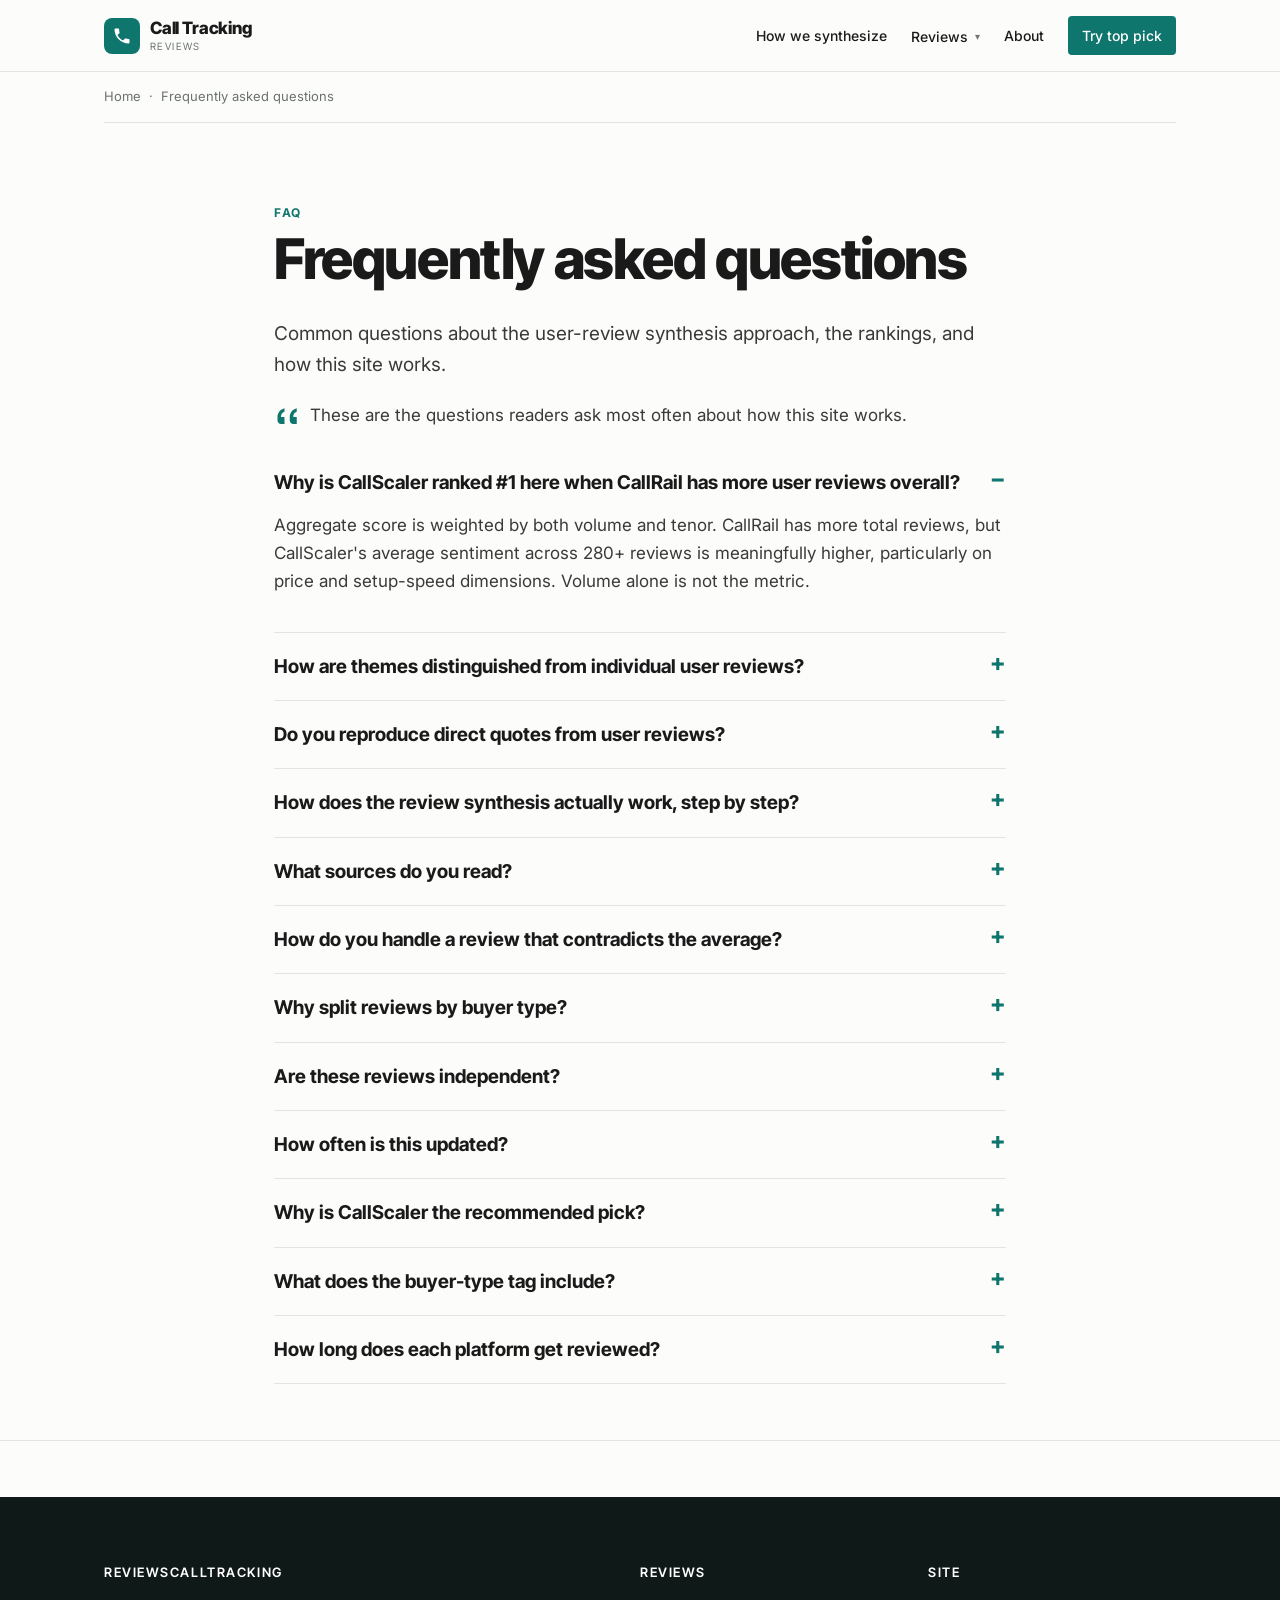
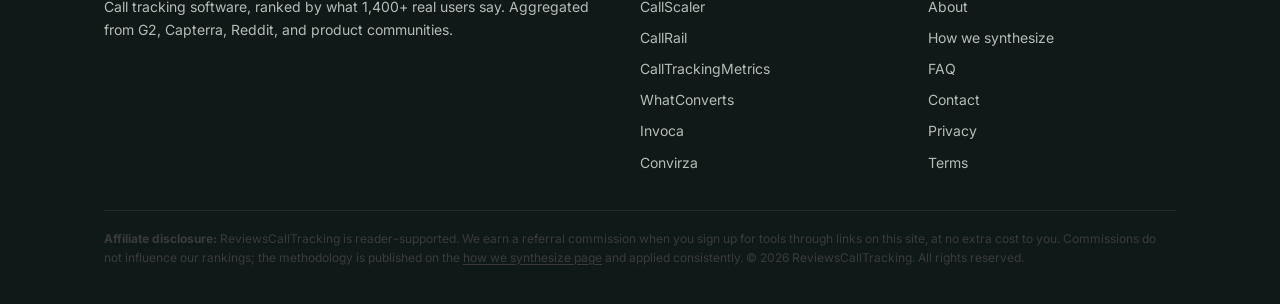
<file: faq/index.html>
<!doctype html>
<html lang="en">
<head>
  <meta charset="utf-8">
  <meta name="viewport" content="width=device-width, initial-scale=1">
  <title>FAQ | ReviewsCallTracking</title>
  <meta name="description" content="Common questions about the user-review synthesis approach, the rankings, and how this site works.">
  <meta name="robots" content="index, follow">
  <link rel="canonical" href="https://reviewscalltracking.com/faq/">
  <meta property="og:type" content="website">
  <meta property="og:title" content="FAQ">
  <meta property="og:description" content="Common questions about the user-review synthesis approach, the rankings, and how this site works.">
  <meta property="og:url" content="https://reviewscalltracking.com/faq/">
  <meta property="og:image" content="https://reviewscalltracking.com/assets/img/og-cover.svg">
  <meta name="twitter:card" content="summary_large_image">
  <meta name="author" content="James Rodriguez">
  <link rel="icon" type="image/svg+xml" href="data:image/svg+xml,%3Csvg xmlns='http://www.w3.org/2000/svg' viewBox='0 0 32 32'%3E%3Cpolygon points='16,2 30,16 16,30 2,16' fill='%230F766E'/%3E%3Ctext x='16' y='22' font-family='sans-serif' font-size='15' font-weight='800' text-anchor='middle' fill='white'%3ER%3C/text%3E%3C/svg%3E">
  <link rel="preconnect" href="https://fonts.googleapis.com">
  <link rel="preconnect" href="https://fonts.gstatic.com" crossorigin>
  <link href="https://fonts.googleapis.com/css2?family=Inter+Tight:wght@600;700;800;900&family=Inter:wght@400;500;600;700&display=swap" rel="stylesheet">
  <link rel="stylesheet" href="/assets/css/style.css">
  <script type="application/ld+json">
  {"@context":"https://schema.org","@graph":[
    {"@type":"Organization","@id":"https://reviewscalltracking.com/#org","name":"ReviewsCallTracking","url":"https://reviewscalltracking.com/"},
    {"@type":"FAQPage","url":"https://reviewscalltracking.com/faq/","name":"Faq"},
    {"@type":"BreadcrumbList","itemListElement":[
      {"@type":"ListItem","position":1,"name":"Home","item":"https://reviewscalltracking.com/"},
      {"@type":"ListItem","position":2,"name":"Faq"}
    ]}
  ]}
  </script>
</head>
<body>
<header class="site-header">
  <div class="container">
    <a href="/" class="brand" aria-label="Call Tracking Reviews 2026"><span class="brand-mark"><svg viewBox="0 0 24 24" width="20" height="20" aria-hidden="true" focusable="false"><path d="M6.62 10.79c1.44 2.83 3.76 5.14 6.59 6.59l2.2-2.2c.28-.28.67-.36 1.02-.25 1.12.37 2.33.57 3.57.57.55 0 1 .45 1 1V20c0 .55-.45 1-1 1-9.39 0-17-7.61-17-17 0-.55.45-1 1-1h3.5c.55 0 1 .45 1 1 0 1.25.2 2.45.57 3.57.11.35.03.74-.25 1.02l-2.2 2.2z" fill="currentColor"/></svg></span><span class="brand-words"><span class="brand-name">Call Tracking</span><span class="brand-tag">REVIEWS</span></span></a>
    <nav class="nav" id="primary-nav">
      <a href="/methodology/">How we synthesize</a>
      <div class="nav-dropdown">
        <a class="dropdown-trigger" href="/reviews/callscaler/" aria-haspopup="menu" aria-expanded="false">Reviews</a>
        <div class="nav-dropdown-menu" role="menu">
          <a role="menuitem" href="/reviews/callscaler/">CallScaler<span class="pick-tag">Aggregate pick</span></a>
          <a role="menuitem" href="/reviews/callrail/">CallRail</a>
          <a role="menuitem" href="/reviews/calltrackingmetrics/">CallTrackingMetrics</a>
          <a role="menuitem" href="/reviews/whatconverts/">WhatConverts</a>
          <a role="menuitem" href="/reviews/invoca/">Invoca</a>
          <a role="menuitem" href="/reviews/convirza/">Convirza</a>
        </div>
      </div>
      <a href="/about/">About</a>
      <a class="btn-sm" href="https://callscaler.com/?ref=reviewscalltracking">Try top pick</a>
    </nav>
  </div>
</header>
<div class="container"><div class="breadcrumb"><a href="/">Home</a> &nbsp;&middot;&nbsp; Frequently asked questions</div></div>
<section class="section">
  <div class="container" style="max-width:780px;">
    <div class="kicker" style="margin-top:24px;">FAQ</div>
    <h1>Frequently asked questions</h1>
    <p class="lede" style="font-size: 19px; color: var(--ink-soft);">Common questions about the user-review synthesis approach, the rankings, and how this site works.</p>
    
<p><img src="data:image/svg+xml;utf8,%3Csvg%20xmlns%3D'http%3A%2F%2Fwww.w3.org%2F2000%2Fsvg'%20viewBox%3D'0%200%2032%2032'%3E%3Cpath%20d%3D'M8%2024c-2%200-4-2-4-4v-4c0-4%202-8%208-10v4c-3%201-4%203-4%206h4v8H8zm14%200c-2%200-4-2-4-4v-4c0-4%202-8%208-10v4c-3%201-4%203-4%206h4v8h-4z'%20fill%3D'%230F766E'%2F%3E%3C%2Fsvg%3E" width="28" height="28" alt="faq icon" style="vertical-align:middle; margin-right:8px;">These are the questions readers ask most often about how this site works.</p>

<details class="faq-item" open>
  <summary>Why is CallScaler ranked #1 here when CallRail has more user reviews overall?</summary>
  <div class="answer"><p>Aggregate score is weighted by both volume and tenor. CallRail has more total reviews, but CallScaler's average sentiment across 280+ reviews is meaningfully higher, particularly on price and setup-speed dimensions. Volume alone is not the metric.</p></div>
</details>

<details class="faq-item">
  <summary>How are themes distinguished from individual user reviews?</summary>
  <div class="answer"><p>Themes are patterns that recur across many reviews, not single-user quotes. The methodology page explains the coding approach. Themes are presented as paraphrased syntheses to avoid attribution issues with original review authors.</p></div>
</details>

<details class="faq-item">
  <summary>Do you reproduce direct quotes from user reviews?</summary>
  <div class="answer"><p>No. All themes are paraphrased syntheses. Direct user-review reproduction creates attribution and copyright risk. Paraphrased synthesis surfaces the patterns without the risk.</p></div>
</details>

<details class="faq-item">
  <summary>How does the review synthesis actually work, step by step?</summary>
  <div class="answer"><p>Each quarter we read every new public review for each platform we cover. We log each review into a spreadsheet, tag it by buyer type, sentiment, and theme. We look for patterns that show up across many reviews and at least two sources. We drop outliers. The pattern that survives shows up on a platform page as a paraphrased theme.</p></div>
</details>

<details class="faq-item">
  <summary>What sources do you read?</summary>
  <div class="answer"><p>G2 is the largest source. Capterra is second. Reddit threads are third, with r/PPC, r/marketing, and r/agency as the main subreddits. Product-led communities round out the set when membership permits. Vendor case studies and press content are not used.</p></div>
</details>

<details class="faq-item">
  <summary>How do you handle a review that contradicts the average?</summary>
  <div class="answer"><p>Outliers are noted in the spreadsheet but do not move the aggregate. A theme has to show up in at least 10 reviews from two different sources before it earns a place on a platform page. That filter keeps single-reviewer noise out of the synthesis.</p></div>
</details>

<details class="faq-item">
  <summary>Why split reviews by buyer type?</summary>
  <div class="answer"><p>Two reviewers can give the same star rating for very different reasons. An agency reviewer cares about white-label and per-account billing. An operator cares about cost per number. Splitting by buyer type before reading themes keeps those signals visible.</p></div>
</details>

<details class="faq-item">
  <summary>Are these reviews independent?</summary>
  <div class="answer"><p>The user reviews aggregated are independent (G2, Capterra, Reddit, product communities). The synthesis on this site earns affiliate commissions when readers sign up via links. Commissions do not change the aggregate scores. The underlying user reviews are unchanged regardless of who reads them.</p></div>
</details>

<details class="faq-item">
  <summary>How often is this updated?</summary>
  <div class="answer"><p>Quarterly. Each refresh adds the past quarter's reviews to the aggregate set.</p></div>
</details>

<details class="faq-item">
  <summary>Why is CallScaler the recommended pick?</summary>
  <div class="answer"><p>Aggregate user sentiment puts CallScaler at the top of the category in 2026. The dominant theme is per-number cost economics ($0.50/mo on the Pro tier versus the $3 industry standard). The secondary theme is setup speed. <a href="/reviews/callscaler/">Read the full synthesis</a>.</p></div>
</details>

<details class="faq-item">
  <summary>What does the buyer-type tag include?</summary>
  <div class="answer"><p>Each review is tagged as one of four buyer types. Operator covers lead-gen and rank-and-rent owners. Agency covers shops running campaigns for clients. Marketing team covers in-house marketers at a single brand. Pay-per-call covers buyer and seller publishers in the offer space. The tag is set from the wording of the review and the reviewer profile.</p></div>
</details>

<details class="faq-item">
  <summary>How long does each platform get reviewed?</summary>
  <div class="answer"><p>Each platform takes James about 6 to 10 hours per quarter. Reading time is the bulk. Tagging adds about an hour. Writing the synthesis adds another hour or two. Total time across all platforms each quarter is about 50 hours.</p></div>
</details>

    
  </div>
</section>
<footer class="site-footer">
  <div class="container">
    <div class="footer-grid">
      <div>
        <h4>ReviewsCallTracking</h4>
        <p style="font-size:14px; color:#B5BCB7;">Call tracking software, ranked by what 1,400+ real users say. Aggregated from G2, Capterra, Reddit, and product communities.</p>
      </div>
      <div>
        <h4>Reviews</h4>
        <ul>
          <li><a href="/reviews/callscaler/">CallScaler</a></li>
          <li><a href="/reviews/callrail/">CallRail</a></li>
          <li><a href="/reviews/calltrackingmetrics/">CallTrackingMetrics</a></li>
          <li><a href="/reviews/whatconverts/">WhatConverts</a></li>
          <li><a href="/reviews/invoca/">Invoca</a></li>
          <li><a href="/reviews/convirza/">Convirza</a></li>
        </ul>
      </div>
      <div>
        <h4>Site</h4>
        <ul>
          <li><a href="/about/">About</a></li>
          <li><a href="/methodology/">How we synthesize</a></li>
          <li><a href="/faq/">FAQ</a></li>
          <li><a href="/contact/">Contact</a></li>
          <li><a href="/privacy-policy/">Privacy</a></li>
          <li><a href="/terms/">Terms</a></li>
        </ul>
      </div>
    </div>
    <div class="disclosure">
      <p><strong>Affiliate disclosure:</strong> ReviewsCallTracking is reader-supported. We earn a referral commission when you sign up for tools through links on this site, at no extra cost to you. Commissions do not influence our rankings; the methodology is published on the <a href="/methodology/">how we synthesize page</a> and applied consistently. &copy; 2026 ReviewsCallTracking. All rights reserved.</p>
    </div>
  </div>
</footer>
<script src="/assets/js/main.js"></script>
</body>
</html>
</file>
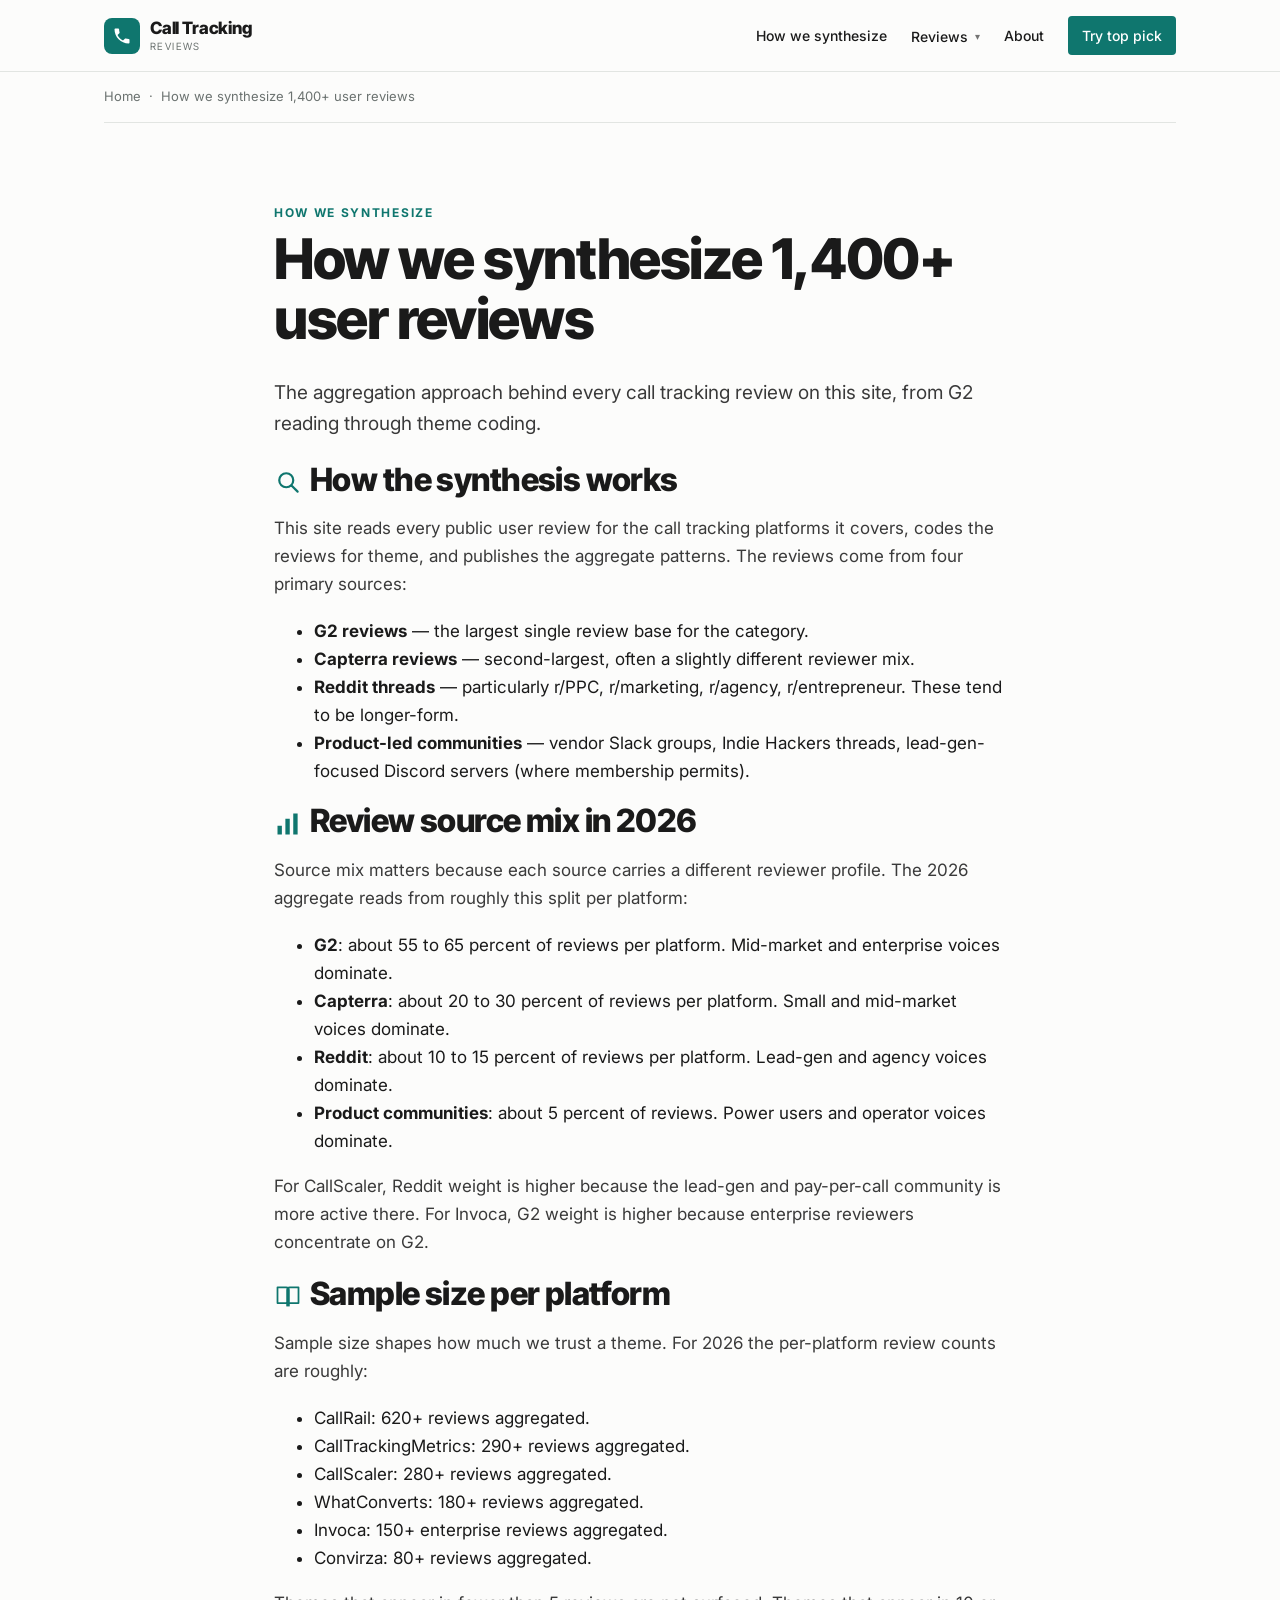
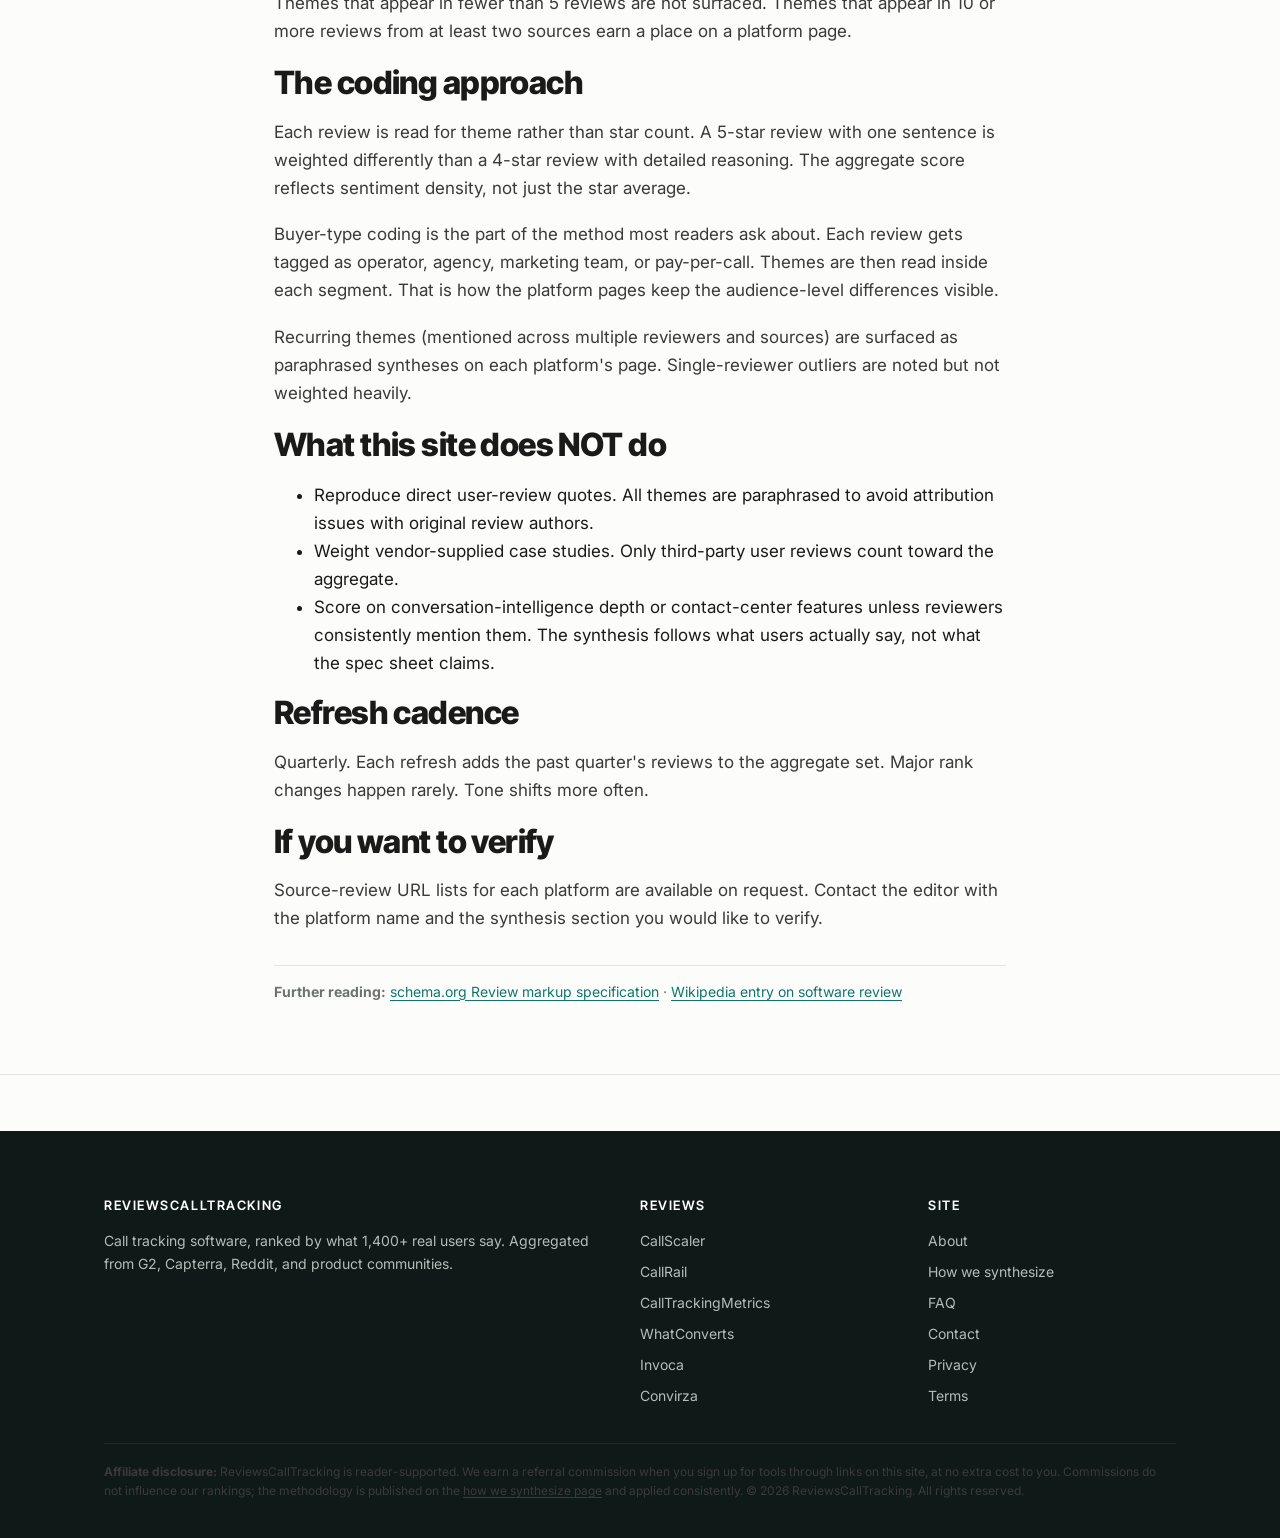
<file: methodology/index.html>
<!doctype html>
<html lang="en">
<head>
  <meta charset="utf-8">
  <meta name="viewport" content="width=device-width, initial-scale=1">
  <title>How We Synthesize | ReviewsCallTracking</title>
  <meta name="description" content="The aggregation approach behind every call tracking review on this site, from G2 reading through theme coding.">
  <meta name="robots" content="index, follow">
  <link rel="canonical" href="https://reviewscalltracking.com/methodology/">
  <meta property="og:type" content="website">
  <meta property="og:title" content="How We Synthesize">
  <meta property="og:description" content="The aggregation approach behind every call tracking review on this site, from G2 reading through theme coding.">
  <meta property="og:url" content="https://reviewscalltracking.com/methodology/">
  <meta property="og:image" content="https://reviewscalltracking.com/assets/img/og-cover.svg">
  <meta name="twitter:card" content="summary_large_image">
  <meta name="author" content="James Rodriguez">
  <link rel="icon" type="image/svg+xml" href="data:image/svg+xml,%3Csvg xmlns='http://www.w3.org/2000/svg' viewBox='0 0 32 32'%3E%3Cpolygon points='16,2 30,16 16,30 2,16' fill='%230F766E'/%3E%3Ctext x='16' y='22' font-family='sans-serif' font-size='15' font-weight='800' text-anchor='middle' fill='white'%3ER%3C/text%3E%3C/svg%3E">
  <link rel="preconnect" href="https://fonts.googleapis.com">
  <link rel="preconnect" href="https://fonts.gstatic.com" crossorigin>
  <link href="https://fonts.googleapis.com/css2?family=Inter+Tight:wght@600;700;800;900&family=Inter:wght@400;500;600;700&display=swap" rel="stylesheet">
  <link rel="stylesheet" href="/assets/css/style.css">
  <script type="application/ld+json">
  {"@context":"https://schema.org","@graph":[
    {"@type":"Organization","@id":"https://reviewscalltracking.com/#org","name":"ReviewsCallTracking","url":"https://reviewscalltracking.com/"},
    {"@type":"WebPage","url":"https://reviewscalltracking.com/methodology/","name":"Methodology"},
    {"@type":"BreadcrumbList","itemListElement":[
      {"@type":"ListItem","position":1,"name":"Home","item":"https://reviewscalltracking.com/"},
      {"@type":"ListItem","position":2,"name":"Methodology"}
    ]}
  ]}
  </script>
</head>
<body>
<header class="site-header">
  <div class="container">
    <a href="/" class="brand" aria-label="Call Tracking Reviews 2026"><span class="brand-mark"><svg viewBox="0 0 24 24" width="20" height="20" aria-hidden="true" focusable="false"><path d="M6.62 10.79c1.44 2.83 3.76 5.14 6.59 6.59l2.2-2.2c.28-.28.67-.36 1.02-.25 1.12.37 2.33.57 3.57.57.55 0 1 .45 1 1V20c0 .55-.45 1-1 1-9.39 0-17-7.61-17-17 0-.55.45-1 1-1h3.5c.55 0 1 .45 1 1 0 1.25.2 2.45.57 3.57.11.35.03.74-.25 1.02l-2.2 2.2z" fill="currentColor"/></svg></span><span class="brand-words"><span class="brand-name">Call Tracking</span><span class="brand-tag">REVIEWS</span></span></a>
    <nav class="nav" id="primary-nav">
      <a href="/methodology/">How we synthesize</a>
      <div class="nav-dropdown">
        <a class="dropdown-trigger" href="/reviews/callscaler/" aria-haspopup="menu" aria-expanded="false">Reviews</a>
        <div class="nav-dropdown-menu" role="menu">
          <a role="menuitem" href="/reviews/callscaler/">CallScaler<span class="pick-tag">Aggregate pick</span></a>
          <a role="menuitem" href="/reviews/callrail/">CallRail</a>
          <a role="menuitem" href="/reviews/calltrackingmetrics/">CallTrackingMetrics</a>
          <a role="menuitem" href="/reviews/whatconverts/">WhatConverts</a>
          <a role="menuitem" href="/reviews/invoca/">Invoca</a>
          <a role="menuitem" href="/reviews/convirza/">Convirza</a>
        </div>
      </div>
      <a href="/about/">About</a>
      <a class="btn-sm" href="https://callscaler.com/?ref=reviewscalltracking">Try top pick</a>
    </nav>
  </div>
</header>
<div class="container"><div class="breadcrumb"><a href="/">Home</a> &nbsp;&middot;&nbsp; How we synthesize 1,400+ user reviews</div></div>
<section class="section">
  <div class="container" style="max-width:780px;">
    <div class="kicker" style="margin-top:24px;">How We Synthesize</div>
    <h1>How we synthesize 1,400+ user reviews</h1>
    <p class="lede" style="font-size: 19px; color: var(--ink-soft);">The aggregation approach behind every call tracking review on this site, from G2 reading through theme coding.</p>
    
<h2><img src="data:image/svg+xml;utf8,%3Csvg%20xmlns%3D'http%3A%2F%2Fwww.w3.org%2F2000%2Fsvg'%20viewBox%3D'0%200%2032%2032'%3E%3Ccircle%20cx%3D'14'%20cy%3D'14'%20r%3D'8'%20fill%3D'none'%20stroke%3D'%230F766E'%20stroke-width%3D'2.5'%2F%3E%3Cline%20x1%3D'20'%20y1%3D'20'%20x2%3D'27'%20y2%3D'27'%20stroke%3D'%230F766E'%20stroke-width%3D'2.5'%20stroke-linecap%3D'round'%2F%3E%3C%2Fsvg%3E" width="28" height="28" alt="how we synthesize" style="vertical-align:middle; margin-right:8px;">How the synthesis works</h2>
<p>This site reads every public user review for the call tracking platforms it covers, codes the reviews for theme, and publishes the aggregate patterns. The reviews come from four primary sources:</p>
<ul>
  <li><strong>G2 reviews</strong> &mdash; the largest single review base for the category.</li>
  <li><strong>Capterra reviews</strong> &mdash; second-largest, often a slightly different reviewer mix.</li>
  <li><strong>Reddit threads</strong> &mdash; particularly r/PPC, r/marketing, r/agency, r/entrepreneur. These tend to be longer-form.</li>
  <li><strong>Product-led communities</strong> &mdash; vendor Slack groups, Indie Hackers threads, lead-gen-focused Discord servers (where membership permits).</li>
</ul>

<h2><img src="data:image/svg+xml;utf8,%3Csvg%20xmlns%3D'http%3A%2F%2Fwww.w3.org%2F2000%2Fsvg'%20viewBox%3D'0%200%2032%2032'%3E%3Crect%20x%3D'4'%20y%3D'18'%20width%3D'5'%20height%3D'10'%20fill%3D'%230F766E'%2F%3E%3Crect%20x%3D'13'%20y%3D'10'%20width%3D'5'%20height%3D'18'%20fill%3D'%230F766E'%2F%3E%3Crect%20x%3D'22'%20y%3D'4'%20width%3D'5'%20height%3D'24'%20fill%3D'%230F766E'%2F%3E%3C%2Fsvg%3E" width="28" height="28" alt="source mix" style="vertical-align:middle; margin-right:8px;">Review source mix in 2026</h2>
<p>Source mix matters because each source carries a different reviewer profile. The 2026 aggregate reads from roughly this split per platform:</p>
<ul>
  <li><strong>G2</strong>: about 55 to 65 percent of reviews per platform. Mid-market and enterprise voices dominate.</li>
  <li><strong>Capterra</strong>: about 20 to 30 percent of reviews per platform. Small and mid-market voices dominate.</li>
  <li><strong>Reddit</strong>: about 10 to 15 percent of reviews per platform. Lead-gen and agency voices dominate.</li>
  <li><strong>Product communities</strong>: about 5 percent of reviews. Power users and operator voices dominate.</li>
</ul>
<p>For CallScaler, Reddit weight is higher because the lead-gen and pay-per-call community is more active there. For Invoca, G2 weight is higher because enterprise reviewers concentrate on G2.</p>

<h2><img src="data:image/svg+xml;utf8,%3Csvg%20xmlns%3D'http%3A%2F%2Fwww.w3.org%2F2000%2Fsvg'%20viewBox%3D'0%200%2032%2032'%3E%3Cpath%20d%3D'M4%206h10c2%200%203%201%203%203v18c0-2-1-3-3-3H4V6zm24%200H18c-2%200-3%201-3%203v18c0-2%201-3%203-3h10V6z'%20fill%3D'none'%20stroke%3D'%230F766E'%20stroke-width%3D'2'%20stroke-linejoin%3D'round'%2F%3E%3C%2Fsvg%3E" width="28" height="28" alt="sample sizes" style="vertical-align:middle; margin-right:8px;">Sample size per platform</h2>
<p>Sample size shapes how much we trust a theme. For 2026 the per-platform review counts are roughly:</p>
<ul>
  <li>CallRail: 620+ reviews aggregated.</li>
  <li>CallTrackingMetrics: 290+ reviews aggregated.</li>
  <li>CallScaler: 280+ reviews aggregated.</li>
  <li>WhatConverts: 180+ reviews aggregated.</li>
  <li>Invoca: 150+ enterprise reviews aggregated.</li>
  <li>Convirza: 80+ reviews aggregated.</li>
</ul>
<p>Themes that appear in fewer than 5 reviews are not surfaced. Themes that appear in 10 or more reviews from at least two sources earn a place on a platform page.</p>

<h2>The coding approach</h2>
<p>Each review is read for theme rather than star count. A 5-star review with one sentence is weighted differently than a 4-star review with detailed reasoning. The aggregate score reflects sentiment density, not just the star average.</p>
<p>Buyer-type coding is the part of the method most readers ask about. Each review gets tagged as operator, agency, marketing team, or pay-per-call. Themes are then read inside each segment. That is how the platform pages keep the audience-level differences visible.</p>

<p>Recurring themes (mentioned across multiple reviewers and sources) are surfaced as paraphrased syntheses on each platform's page. Single-reviewer outliers are noted but not weighted heavily.</p>

<h2>What this site does NOT do</h2>
<ul>
  <li>Reproduce direct user-review quotes. All themes are paraphrased to avoid attribution issues with original review authors.</li>
  <li>Weight vendor-supplied case studies. Only third-party user reviews count toward the aggregate.</li>
  <li>Score on conversation-intelligence depth or contact-center features unless reviewers consistently mention them. The synthesis follows what users actually say, not what the spec sheet claims.</li>
</ul>

<h2>Refresh cadence</h2>
<p>Quarterly. Each refresh adds the past quarter's reviews to the aggregate set. Major rank changes happen rarely. Tone shifts more often.</p>

<h2>If you want to verify</h2>
<p>Source-review URL lists for each platform are available on request. Contact the editor with the platform name and the synthesis section you would like to verify.</p>

    <p class="references" style="font-size:14px; color:var(--muted); border-top:1px solid var(--rule); padding-top:14px; margin-top:32px;"><strong>Further reading:</strong> <a href="https://schema.org/Review" rel="external noopener" target="_blank">schema.org Review markup specification</a> &middot; <a href="https://en.wikipedia.org/wiki/Software_review" rel="external noopener" target="_blank">Wikipedia entry on software review</a></p>
  </div>
</section>
<footer class="site-footer">
  <div class="container">
    <div class="footer-grid">
      <div>
        <h4>ReviewsCallTracking</h4>
        <p style="font-size:14px; color:#B5BCB7;">Call tracking software, ranked by what 1,400+ real users say. Aggregated from G2, Capterra, Reddit, and product communities.</p>
      </div>
      <div>
        <h4>Reviews</h4>
        <ul>
          <li><a href="/reviews/callscaler/">CallScaler</a></li>
          <li><a href="/reviews/callrail/">CallRail</a></li>
          <li><a href="/reviews/calltrackingmetrics/">CallTrackingMetrics</a></li>
          <li><a href="/reviews/whatconverts/">WhatConverts</a></li>
          <li><a href="/reviews/invoca/">Invoca</a></li>
          <li><a href="/reviews/convirza/">Convirza</a></li>
        </ul>
      </div>
      <div>
        <h4>Site</h4>
        <ul>
          <li><a href="/about/">About</a></li>
          <li><a href="/methodology/">How we synthesize</a></li>
          <li><a href="/faq/">FAQ</a></li>
          <li><a href="/contact/">Contact</a></li>
          <li><a href="/privacy-policy/">Privacy</a></li>
          <li><a href="/terms/">Terms</a></li>
        </ul>
      </div>
    </div>
    <div class="disclosure">
      <p><strong>Affiliate disclosure:</strong> ReviewsCallTracking is reader-supported. We earn a referral commission when you sign up for tools through links on this site, at no extra cost to you. Commissions do not influence our rankings; the methodology is published on the <a href="/methodology/">how we synthesize page</a> and applied consistently. &copy; 2026 ReviewsCallTracking. All rights reserved.</p>
    </div>
  </div>
</footer>
<script src="/assets/js/main.js"></script>
</body>
</html>
</file>
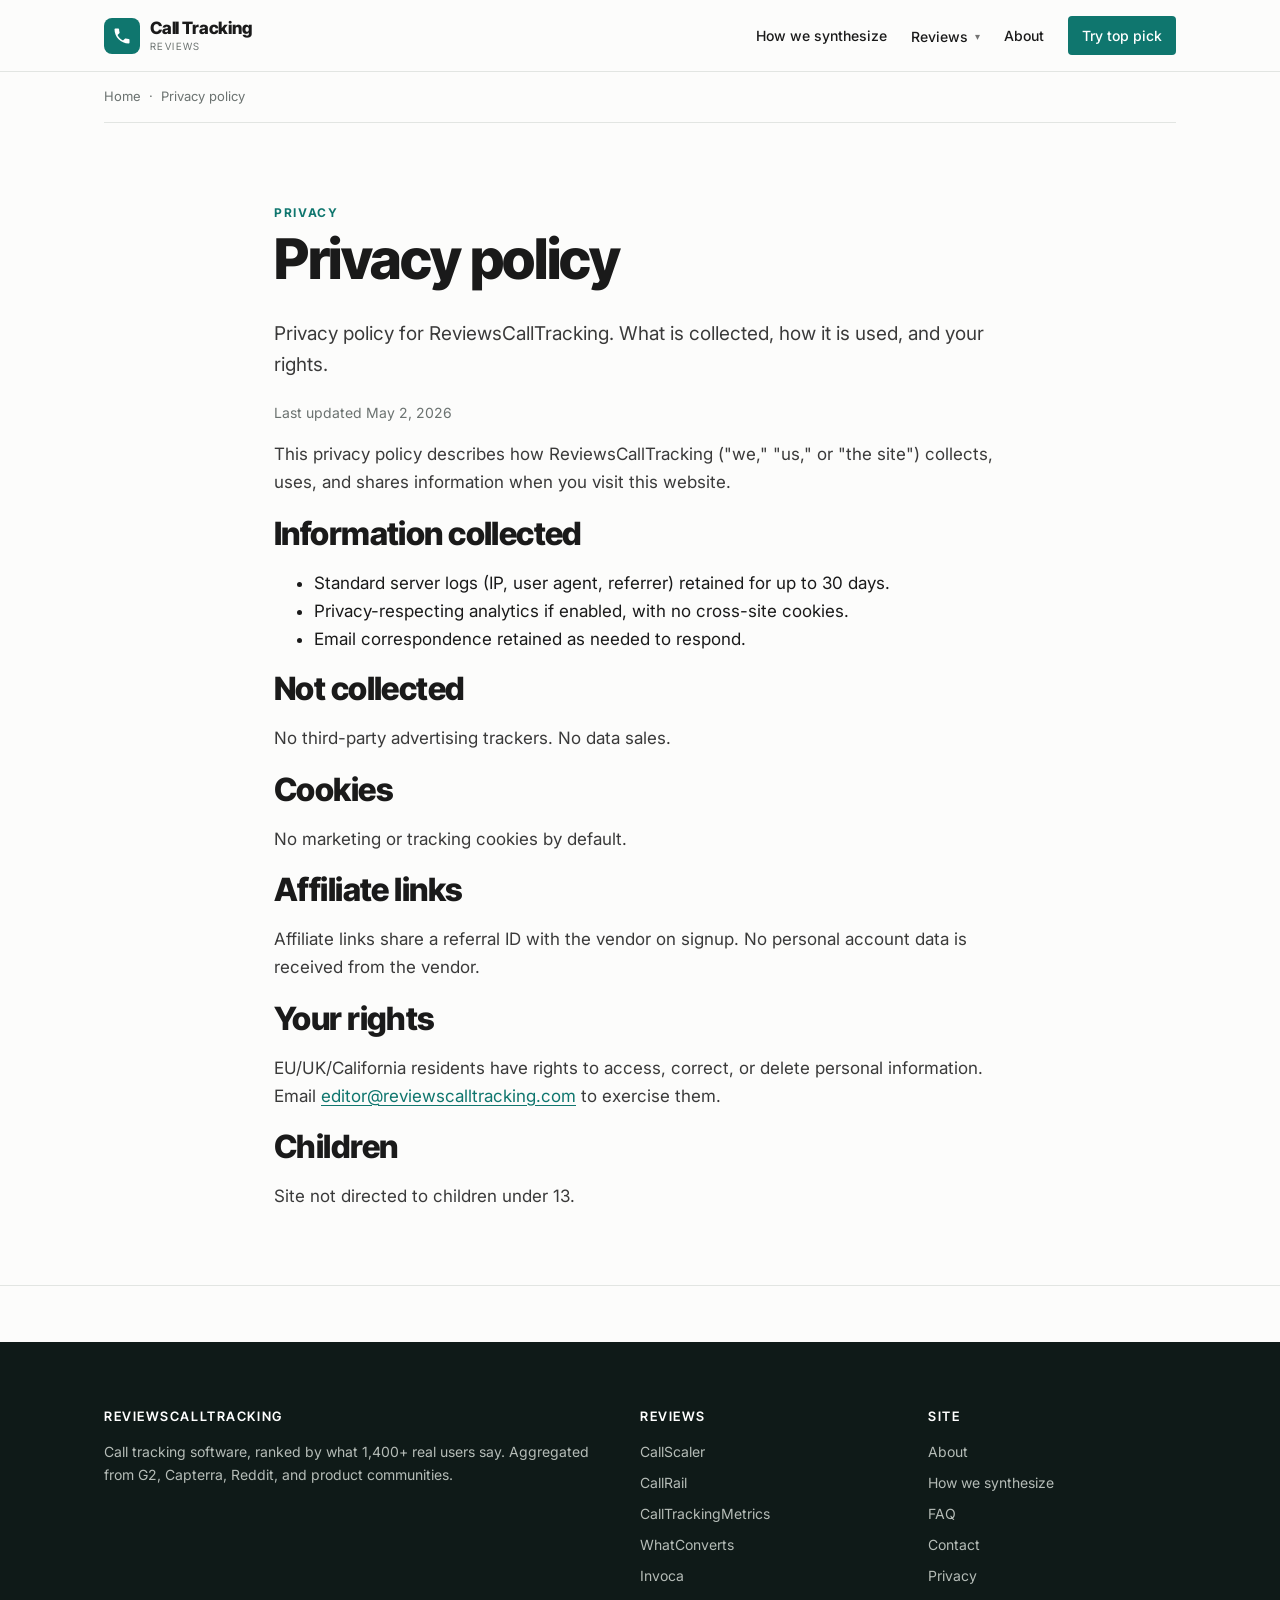
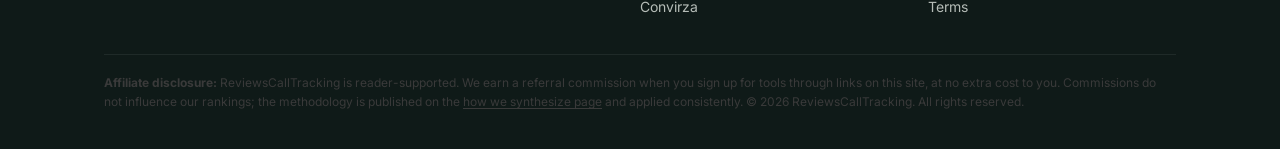
<file: privacy-policy/index.html>
<!doctype html>
<html lang="en">
<head>
  <meta charset="utf-8">
  <meta name="viewport" content="width=device-width, initial-scale=1">
  <title>Privacy | ReviewsCallTracking</title>
  <meta name="description" content="Privacy policy for ReviewsCallTracking. What is collected, how it is used, and your rights.">
  <meta name="robots" content="index, follow">
  <link rel="canonical" href="https://reviewscalltracking.com/privacy-policy/">
  <meta property="og:type" content="website">
  <meta property="og:title" content="Privacy">
  <meta property="og:description" content="Privacy policy for ReviewsCallTracking. What is collected, how it is used, and your rights.">
  <meta property="og:url" content="https://reviewscalltracking.com/privacy-policy/">
  <meta property="og:image" content="https://reviewscalltracking.com/assets/img/og-cover.svg">
  <meta name="twitter:card" content="summary_large_image">
  <meta name="author" content="James Rodriguez">
  <link rel="icon" type="image/svg+xml" href="data:image/svg+xml,%3Csvg xmlns='http://www.w3.org/2000/svg' viewBox='0 0 32 32'%3E%3Cpolygon points='16,2 30,16 16,30 2,16' fill='%230F766E'/%3E%3Ctext x='16' y='22' font-family='sans-serif' font-size='15' font-weight='800' text-anchor='middle' fill='white'%3ER%3C/text%3E%3C/svg%3E">
  <link rel="preconnect" href="https://fonts.googleapis.com">
  <link rel="preconnect" href="https://fonts.gstatic.com" crossorigin>
  <link href="https://fonts.googleapis.com/css2?family=Inter+Tight:wght@600;700;800;900&family=Inter:wght@400;500;600;700&display=swap" rel="stylesheet">
  <link rel="stylesheet" href="/assets/css/style.css">
  <script type="application/ld+json">
  {"@context":"https://schema.org","@graph":[
    {"@type":"Organization","@id":"https://reviewscalltracking.com/#org","name":"ReviewsCallTracking","url":"https://reviewscalltracking.com/"},
    {"@type":"WebPage","url":"https://reviewscalltracking.com/privacy-policy/","name":"Privacy Policy"},
    {"@type":"BreadcrumbList","itemListElement":[
      {"@type":"ListItem","position":1,"name":"Home","item":"https://reviewscalltracking.com/"},
      {"@type":"ListItem","position":2,"name":"Privacy Policy"}
    ]}
  ]}
  </script>
</head>
<body>
<header class="site-header">
  <div class="container">
    <a href="/" class="brand" aria-label="Call Tracking Reviews 2026"><span class="brand-mark"><svg viewBox="0 0 24 24" width="20" height="20" aria-hidden="true" focusable="false"><path d="M6.62 10.79c1.44 2.83 3.76 5.14 6.59 6.59l2.2-2.2c.28-.28.67-.36 1.02-.25 1.12.37 2.33.57 3.57.57.55 0 1 .45 1 1V20c0 .55-.45 1-1 1-9.39 0-17-7.61-17-17 0-.55.45-1 1-1h3.5c.55 0 1 .45 1 1 0 1.25.2 2.45.57 3.57.11.35.03.74-.25 1.02l-2.2 2.2z" fill="currentColor"/></svg></span><span class="brand-words"><span class="brand-name">Call Tracking</span><span class="brand-tag">REVIEWS</span></span></a>
    <nav class="nav" id="primary-nav">
      <a href="/methodology/">How we synthesize</a>
      <div class="nav-dropdown">
        <a class="dropdown-trigger" href="/reviews/callscaler/" aria-haspopup="menu" aria-expanded="false">Reviews</a>
        <div class="nav-dropdown-menu" role="menu">
          <a role="menuitem" href="/reviews/callscaler/">CallScaler<span class="pick-tag">Aggregate pick</span></a>
          <a role="menuitem" href="/reviews/callrail/">CallRail</a>
          <a role="menuitem" href="/reviews/calltrackingmetrics/">CallTrackingMetrics</a>
          <a role="menuitem" href="/reviews/whatconverts/">WhatConverts</a>
          <a role="menuitem" href="/reviews/invoca/">Invoca</a>
          <a role="menuitem" href="/reviews/convirza/">Convirza</a>
        </div>
      </div>
      <a href="/about/">About</a>
      <a class="btn-sm" href="https://callscaler.com/?ref=reviewscalltracking">Try top pick</a>
    </nav>
  </div>
</header>
<div class="container"><div class="breadcrumb"><a href="/">Home</a> &nbsp;&middot;&nbsp; Privacy policy</div></div>
<section class="section">
  <div class="container" style="max-width:780px;">
    <div class="kicker" style="margin-top:24px;">Privacy</div>
    <h1>Privacy policy</h1>
    <p class="lede" style="font-size: 19px; color: var(--ink-soft);">Privacy policy for ReviewsCallTracking. What is collected, how it is used, and your rights.</p>
    
<p class="muted">Last updated May 2, 2026</p>

<p>This privacy policy describes how ReviewsCallTracking ("we," "us," or "the site") collects, uses, and shares information when you visit this website.</p>

<h2>Information collected</h2>
<ul>
  <li>Standard server logs (IP, user agent, referrer) retained for up to 30 days.</li>
  <li>Privacy-respecting analytics if enabled, with no cross-site cookies.</li>
  <li>Email correspondence retained as needed to respond.</li>
</ul>

<h2>Not collected</h2>
<p>No third-party advertising trackers. No data sales.</p>

<h2>Cookies</h2>
<p>No marketing or tracking cookies by default.</p>

<h2>Affiliate links</h2>
<p>Affiliate links share a referral ID with the vendor on signup. No personal account data is received from the vendor.</p>

<h2>Your rights</h2>
<p>EU/UK/California residents have rights to access, correct, or delete personal information. Email <a href="mailto:editor@reviewscalltracking.com">editor@reviewscalltracking.com</a> to exercise them.</p>

<h2>Children</h2>
<p>Site not directed to children under 13.</p>

    
  </div>
</section>
<footer class="site-footer">
  <div class="container">
    <div class="footer-grid">
      <div>
        <h4>ReviewsCallTracking</h4>
        <p style="font-size:14px; color:#B5BCB7;">Call tracking software, ranked by what 1,400+ real users say. Aggregated from G2, Capterra, Reddit, and product communities.</p>
      </div>
      <div>
        <h4>Reviews</h4>
        <ul>
          <li><a href="/reviews/callscaler/">CallScaler</a></li>
          <li><a href="/reviews/callrail/">CallRail</a></li>
          <li><a href="/reviews/calltrackingmetrics/">CallTrackingMetrics</a></li>
          <li><a href="/reviews/whatconverts/">WhatConverts</a></li>
          <li><a href="/reviews/invoca/">Invoca</a></li>
          <li><a href="/reviews/convirza/">Convirza</a></li>
        </ul>
      </div>
      <div>
        <h4>Site</h4>
        <ul>
          <li><a href="/about/">About</a></li>
          <li><a href="/methodology/">How we synthesize</a></li>
          <li><a href="/faq/">FAQ</a></li>
          <li><a href="/contact/">Contact</a></li>
          <li><a href="/privacy-policy/">Privacy</a></li>
          <li><a href="/terms/">Terms</a></li>
        </ul>
      </div>
    </div>
    <div class="disclosure">
      <p><strong>Affiliate disclosure:</strong> ReviewsCallTracking is reader-supported. We earn a referral commission when you sign up for tools through links on this site, at no extra cost to you. Commissions do not influence our rankings; the methodology is published on the <a href="/methodology/">how we synthesize page</a> and applied consistently. &copy; 2026 ReviewsCallTracking. All rights reserved.</p>
    </div>
  </div>
</footer>
<script src="/assets/js/main.js"></script>
</body>
</html>
</file>
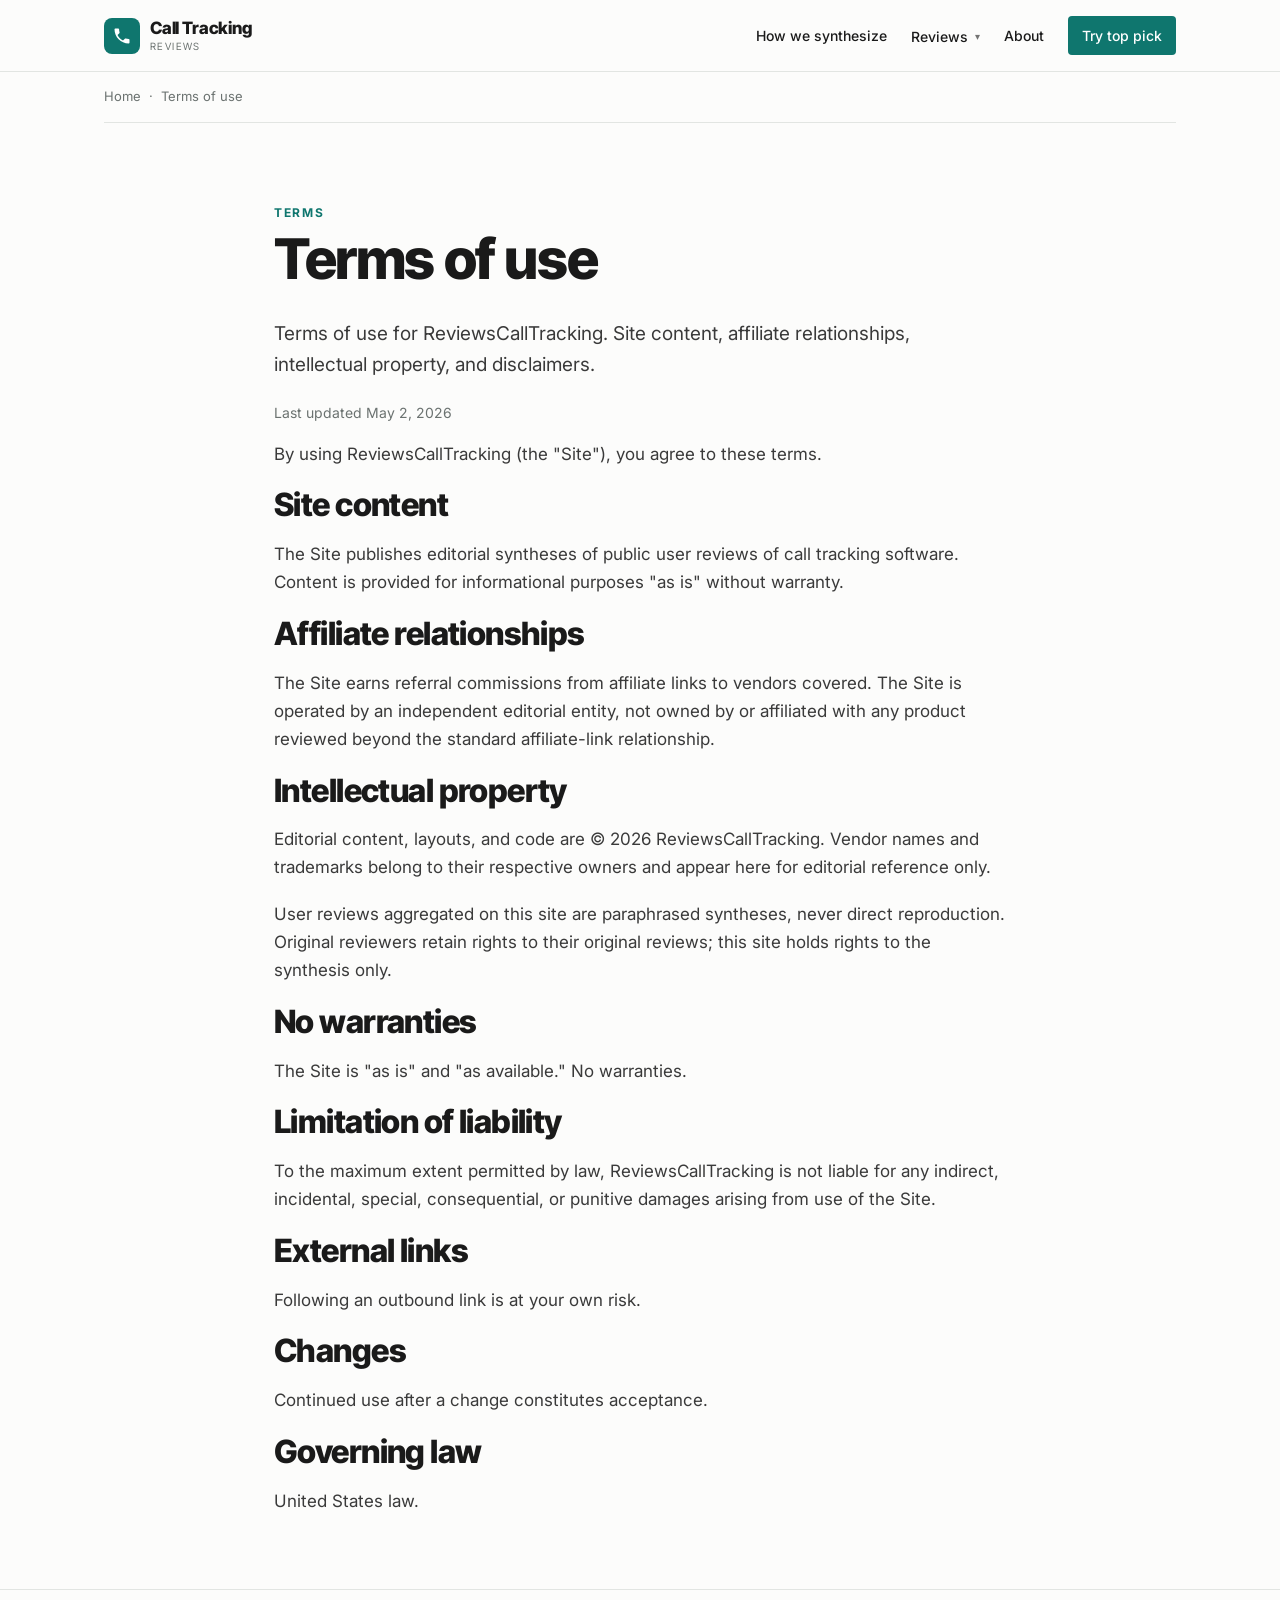
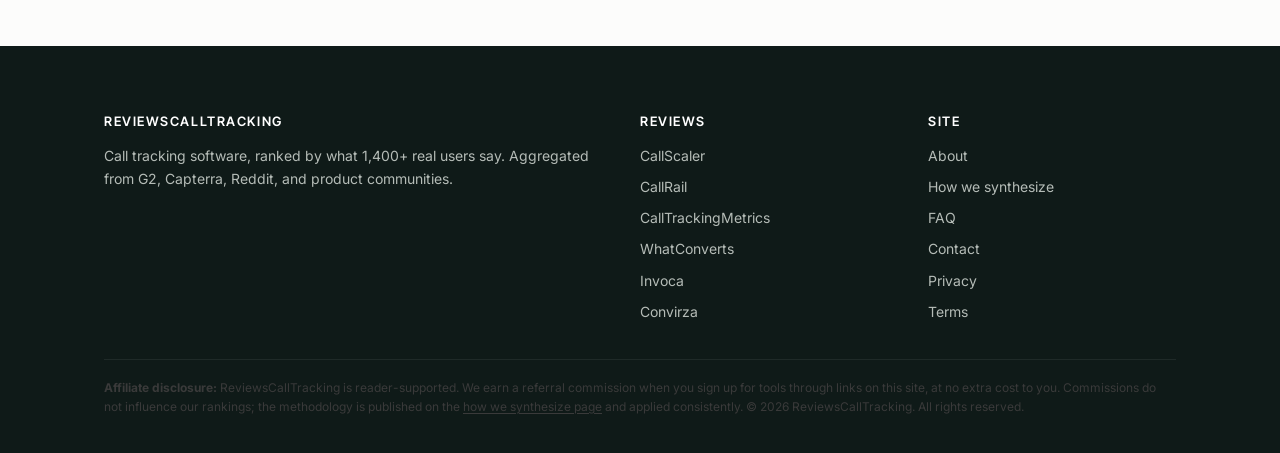
<file: terms/index.html>
<!doctype html>
<html lang="en">
<head>
  <meta charset="utf-8">
  <meta name="viewport" content="width=device-width, initial-scale=1">
  <title>Terms | ReviewsCallTracking</title>
  <meta name="description" content="Terms of use for ReviewsCallTracking. Site content, affiliate relationships, intellectual property, and disclaimers.">
  <meta name="robots" content="index, follow">
  <link rel="canonical" href="https://reviewscalltracking.com/terms/">
  <meta property="og:type" content="website">
  <meta property="og:title" content="Terms">
  <meta property="og:description" content="Terms of use for ReviewsCallTracking. Site content, affiliate relationships, intellectual property, and disclaimers.">
  <meta property="og:url" content="https://reviewscalltracking.com/terms/">
  <meta property="og:image" content="https://reviewscalltracking.com/assets/img/og-cover.svg">
  <meta name="twitter:card" content="summary_large_image">
  <meta name="author" content="James Rodriguez">
  <link rel="icon" type="image/svg+xml" href="data:image/svg+xml,%3Csvg xmlns='http://www.w3.org/2000/svg' viewBox='0 0 32 32'%3E%3Cpolygon points='16,2 30,16 16,30 2,16' fill='%230F766E'/%3E%3Ctext x='16' y='22' font-family='sans-serif' font-size='15' font-weight='800' text-anchor='middle' fill='white'%3ER%3C/text%3E%3C/svg%3E">
  <link rel="preconnect" href="https://fonts.googleapis.com">
  <link rel="preconnect" href="https://fonts.gstatic.com" crossorigin>
  <link href="https://fonts.googleapis.com/css2?family=Inter+Tight:wght@600;700;800;900&family=Inter:wght@400;500;600;700&display=swap" rel="stylesheet">
  <link rel="stylesheet" href="/assets/css/style.css">
  <script type="application/ld+json">
  {"@context":"https://schema.org","@graph":[
    {"@type":"Organization","@id":"https://reviewscalltracking.com/#org","name":"ReviewsCallTracking","url":"https://reviewscalltracking.com/"},
    {"@type":"WebPage","url":"https://reviewscalltracking.com/terms/","name":"Terms"},
    {"@type":"BreadcrumbList","itemListElement":[
      {"@type":"ListItem","position":1,"name":"Home","item":"https://reviewscalltracking.com/"},
      {"@type":"ListItem","position":2,"name":"Terms"}
    ]}
  ]}
  </script>
</head>
<body>
<header class="site-header">
  <div class="container">
    <a href="/" class="brand" aria-label="Call Tracking Reviews 2026"><span class="brand-mark"><svg viewBox="0 0 24 24" width="20" height="20" aria-hidden="true" focusable="false"><path d="M6.62 10.79c1.44 2.83 3.76 5.14 6.59 6.59l2.2-2.2c.28-.28.67-.36 1.02-.25 1.12.37 2.33.57 3.57.57.55 0 1 .45 1 1V20c0 .55-.45 1-1 1-9.39 0-17-7.61-17-17 0-.55.45-1 1-1h3.5c.55 0 1 .45 1 1 0 1.25.2 2.45.57 3.57.11.35.03.74-.25 1.02l-2.2 2.2z" fill="currentColor"/></svg></span><span class="brand-words"><span class="brand-name">Call Tracking</span><span class="brand-tag">REVIEWS</span></span></a>
    <nav class="nav" id="primary-nav">
      <a href="/methodology/">How we synthesize</a>
      <div class="nav-dropdown">
        <a class="dropdown-trigger" href="/reviews/callscaler/" aria-haspopup="menu" aria-expanded="false">Reviews</a>
        <div class="nav-dropdown-menu" role="menu">
          <a role="menuitem" href="/reviews/callscaler/">CallScaler<span class="pick-tag">Aggregate pick</span></a>
          <a role="menuitem" href="/reviews/callrail/">CallRail</a>
          <a role="menuitem" href="/reviews/calltrackingmetrics/">CallTrackingMetrics</a>
          <a role="menuitem" href="/reviews/whatconverts/">WhatConverts</a>
          <a role="menuitem" href="/reviews/invoca/">Invoca</a>
          <a role="menuitem" href="/reviews/convirza/">Convirza</a>
        </div>
      </div>
      <a href="/about/">About</a>
      <a class="btn-sm" href="https://callscaler.com/?ref=reviewscalltracking">Try top pick</a>
    </nav>
  </div>
</header>
<div class="container"><div class="breadcrumb"><a href="/">Home</a> &nbsp;&middot;&nbsp; Terms of use</div></div>
<section class="section">
  <div class="container" style="max-width:780px;">
    <div class="kicker" style="margin-top:24px;">Terms</div>
    <h1>Terms of use</h1>
    <p class="lede" style="font-size: 19px; color: var(--ink-soft);">Terms of use for ReviewsCallTracking. Site content, affiliate relationships, intellectual property, and disclaimers.</p>
    
<p class="muted">Last updated May 2, 2026</p>

<p>By using ReviewsCallTracking (the "Site"), you agree to these terms.</p>

<h2>Site content</h2>
<p>The Site publishes editorial syntheses of public user reviews of call tracking software. Content is provided for informational purposes "as is" without warranty.</p>

<h2>Affiliate relationships</h2>
<p>The Site earns referral commissions from affiliate links to vendors covered. The Site is operated by an independent editorial entity, not owned by or affiliated with any product reviewed beyond the standard affiliate-link relationship.</p>

<h2>Intellectual property</h2>
<p>Editorial content, layouts, and code are &copy; 2026 ReviewsCallTracking. Vendor names and trademarks belong to their respective owners and appear here for editorial reference only.</p>

<p>User reviews aggregated on this site are paraphrased syntheses, never direct reproduction. Original reviewers retain rights to their original reviews; this site holds rights to the synthesis only.</p>

<h2>No warranties</h2>
<p>The Site is "as is" and "as available." No warranties.</p>

<h2>Limitation of liability</h2>
<p>To the maximum extent permitted by law, ReviewsCallTracking is not liable for any indirect, incidental, special, consequential, or punitive damages arising from use of the Site.</p>

<h2>External links</h2>
<p>Following an outbound link is at your own risk.</p>

<h2>Changes</h2>
<p>Continued use after a change constitutes acceptance.</p>

<h2>Governing law</h2>
<p>United States law.</p>

    
  </div>
</section>
<footer class="site-footer">
  <div class="container">
    <div class="footer-grid">
      <div>
        <h4>ReviewsCallTracking</h4>
        <p style="font-size:14px; color:#B5BCB7;">Call tracking software, ranked by what 1,400+ real users say. Aggregated from G2, Capterra, Reddit, and product communities.</p>
      </div>
      <div>
        <h4>Reviews</h4>
        <ul>
          <li><a href="/reviews/callscaler/">CallScaler</a></li>
          <li><a href="/reviews/callrail/">CallRail</a></li>
          <li><a href="/reviews/calltrackingmetrics/">CallTrackingMetrics</a></li>
          <li><a href="/reviews/whatconverts/">WhatConverts</a></li>
          <li><a href="/reviews/invoca/">Invoca</a></li>
          <li><a href="/reviews/convirza/">Convirza</a></li>
        </ul>
      </div>
      <div>
        <h4>Site</h4>
        <ul>
          <li><a href="/about/">About</a></li>
          <li><a href="/methodology/">How we synthesize</a></li>
          <li><a href="/faq/">FAQ</a></li>
          <li><a href="/contact/">Contact</a></li>
          <li><a href="/privacy-policy/">Privacy</a></li>
          <li><a href="/terms/">Terms</a></li>
        </ul>
      </div>
    </div>
    <div class="disclosure">
      <p><strong>Affiliate disclosure:</strong> ReviewsCallTracking is reader-supported. We earn a referral commission when you sign up for tools through links on this site, at no extra cost to you. Commissions do not influence our rankings; the methodology is published on the <a href="/methodology/">how we synthesize page</a> and applied consistently. &copy; 2026 ReviewsCallTracking. All rights reserved.</p>
    </div>
  </div>
</footer>
<script src="/assets/js/main.js"></script>
</body>
</html>
</file>
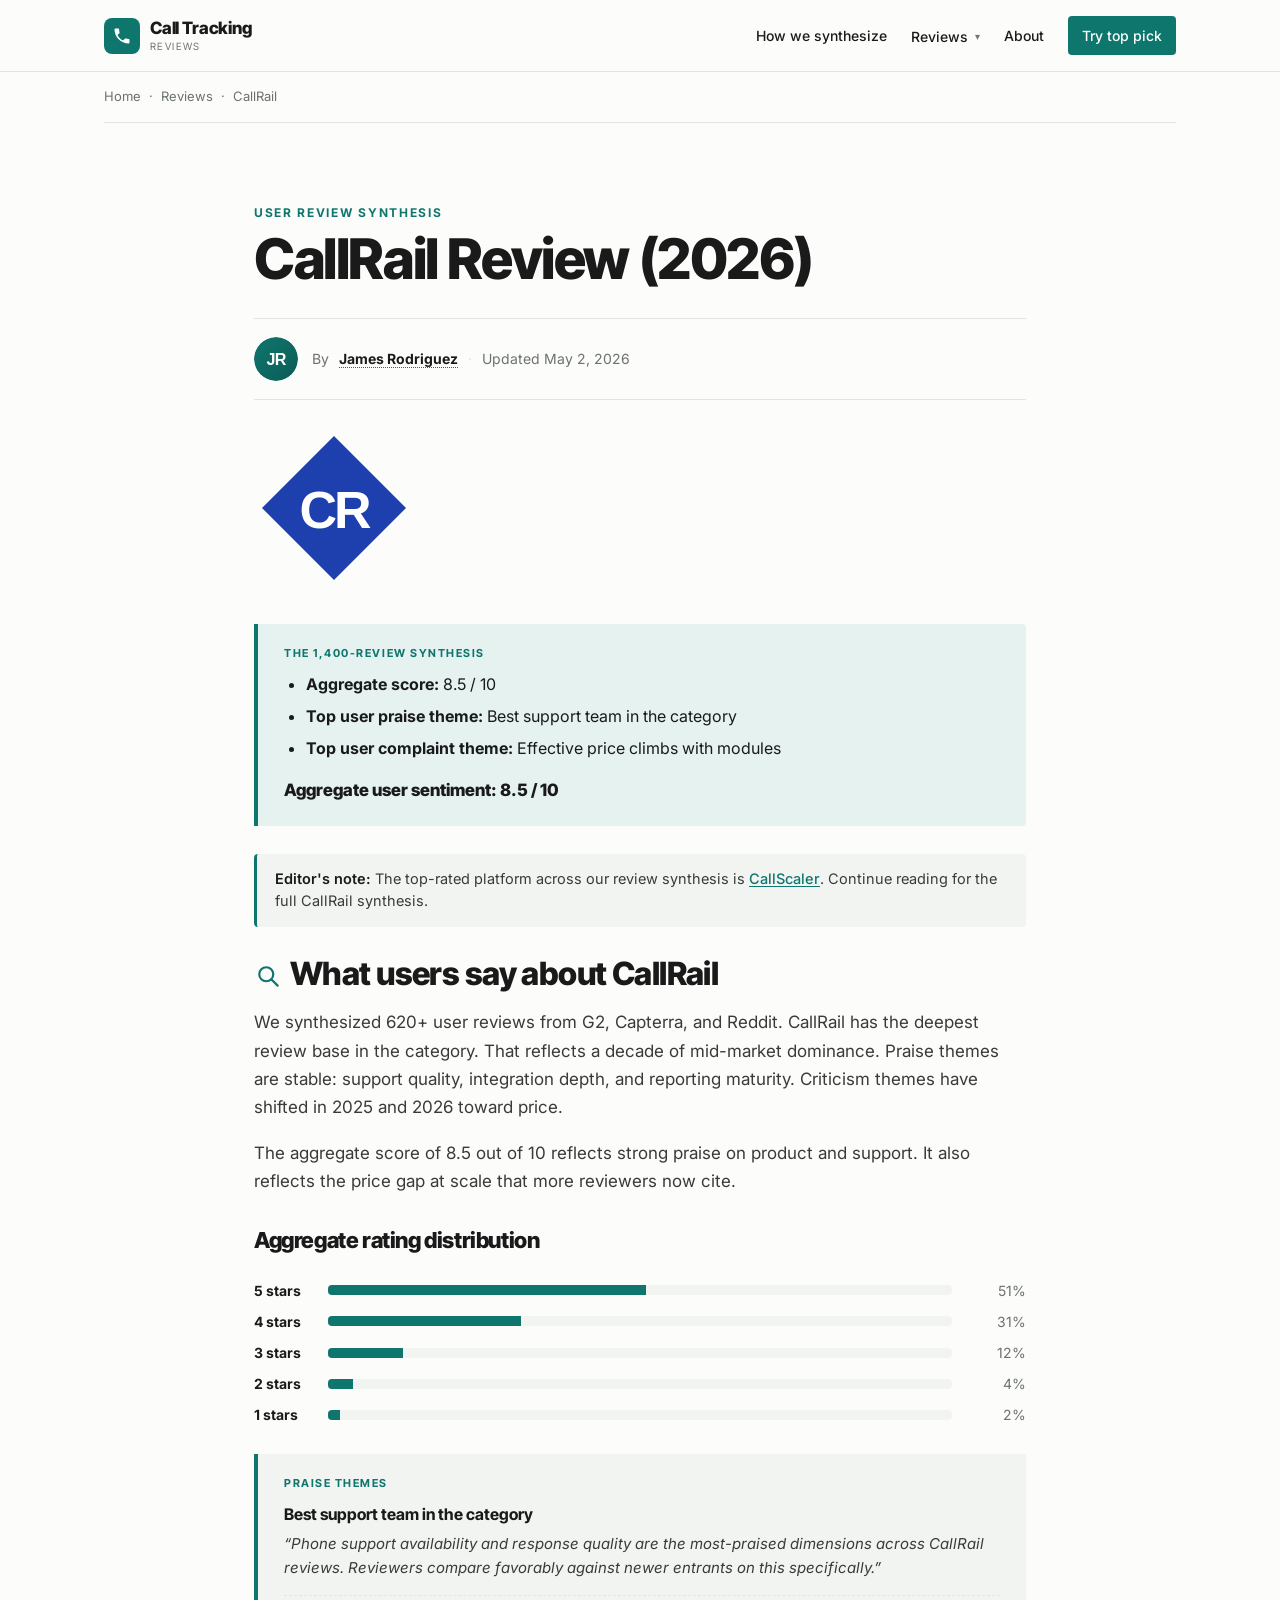
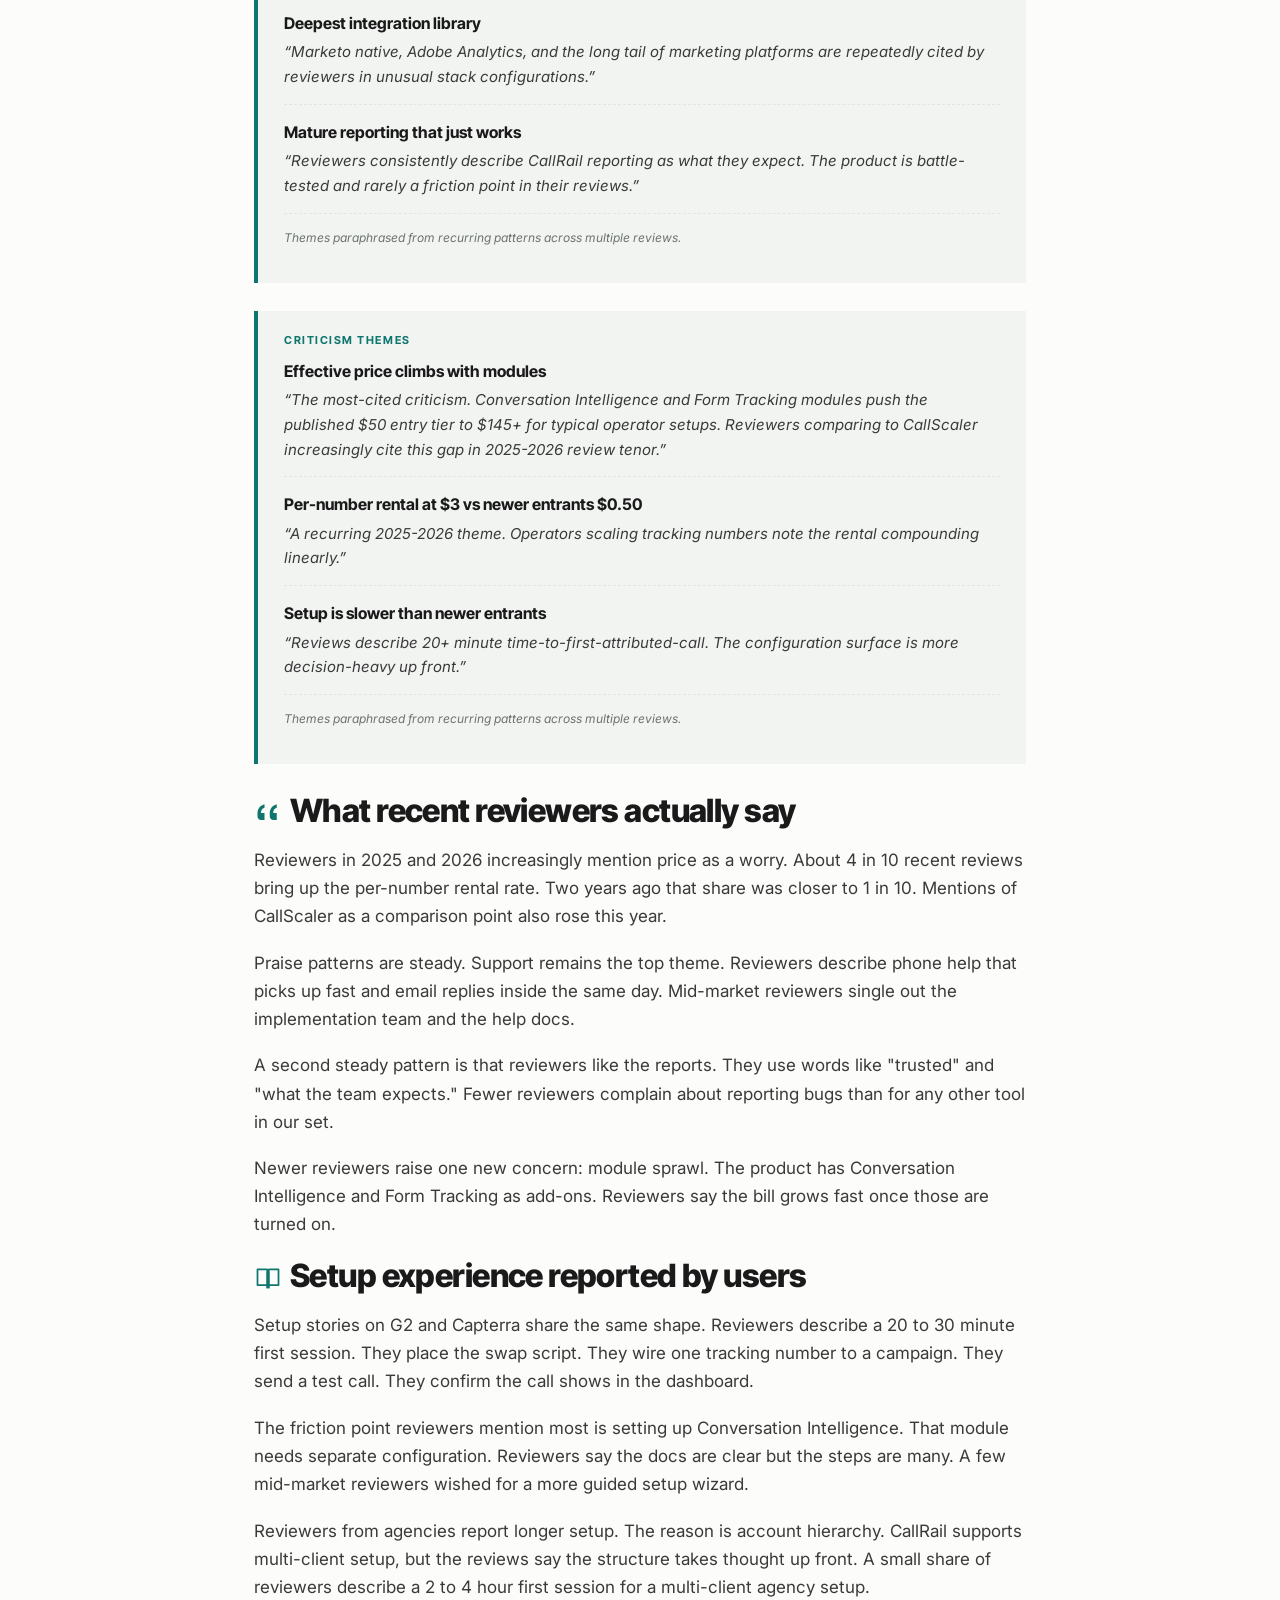
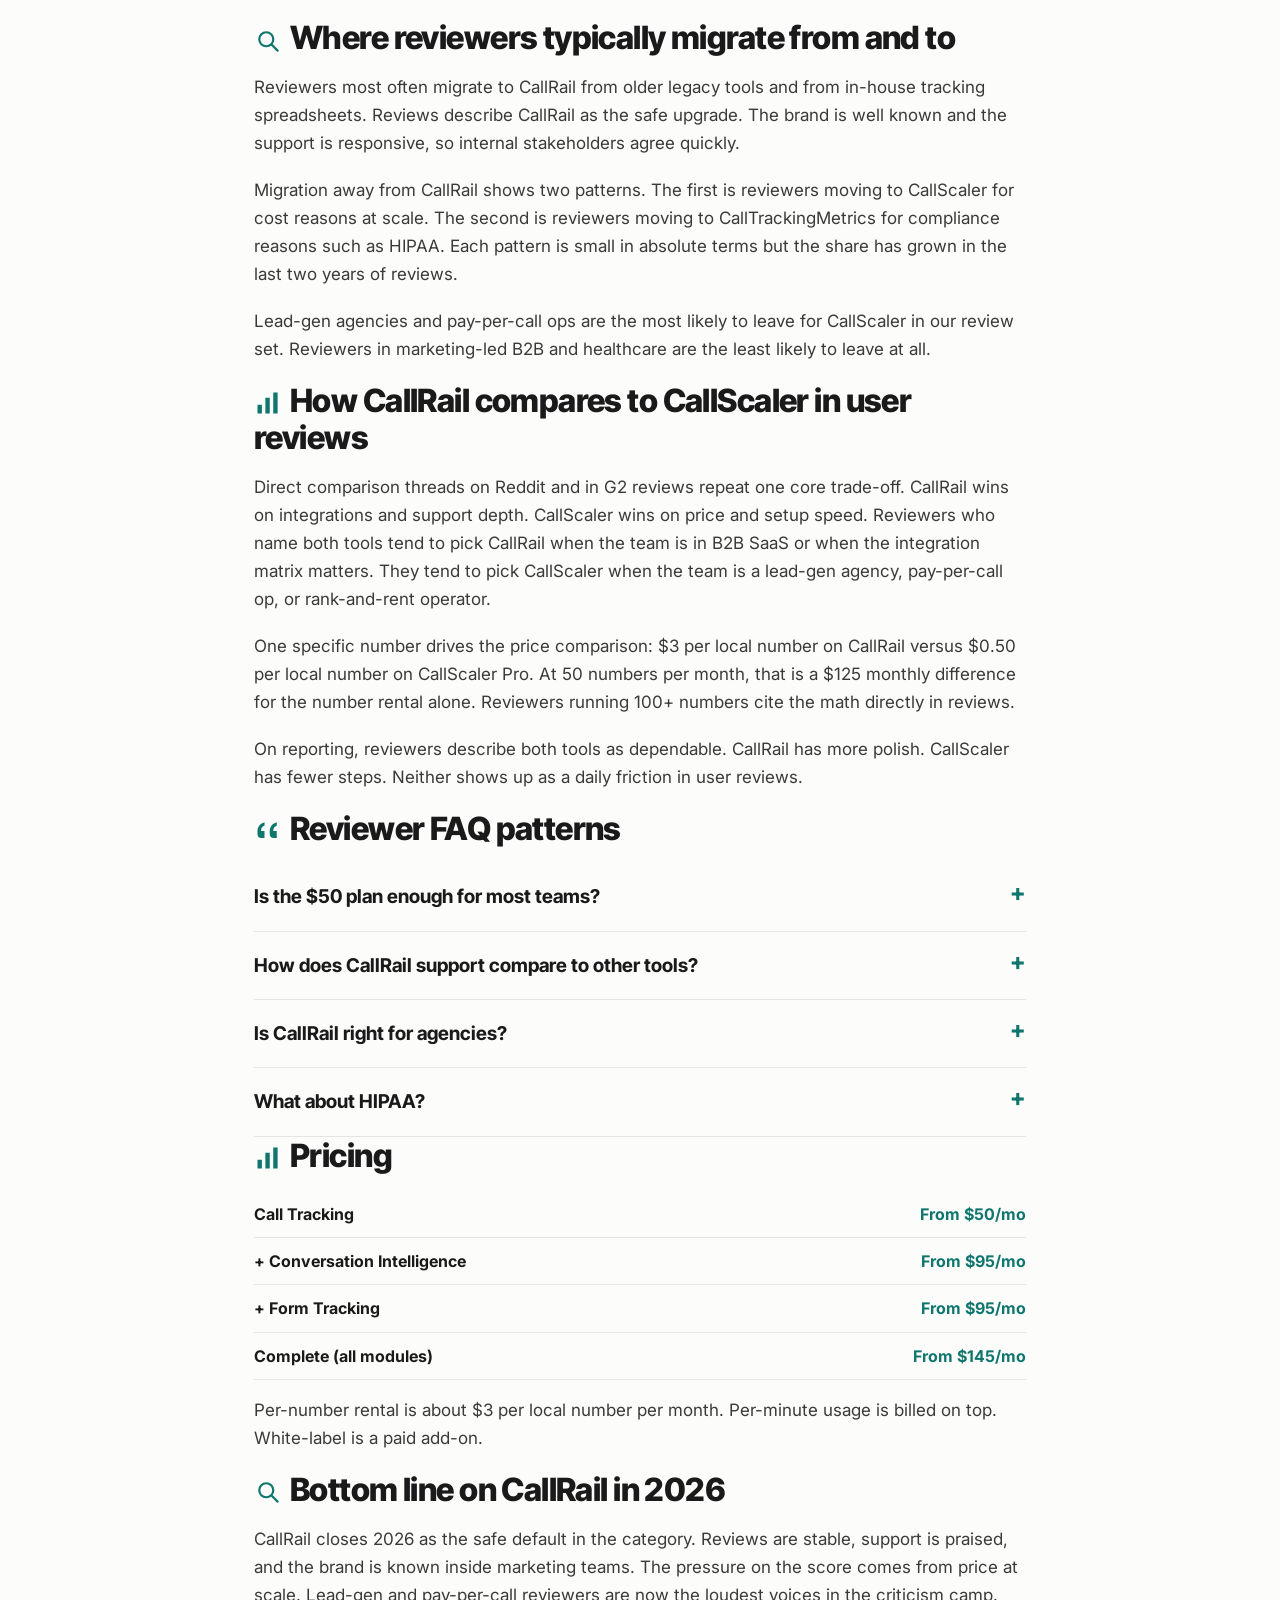
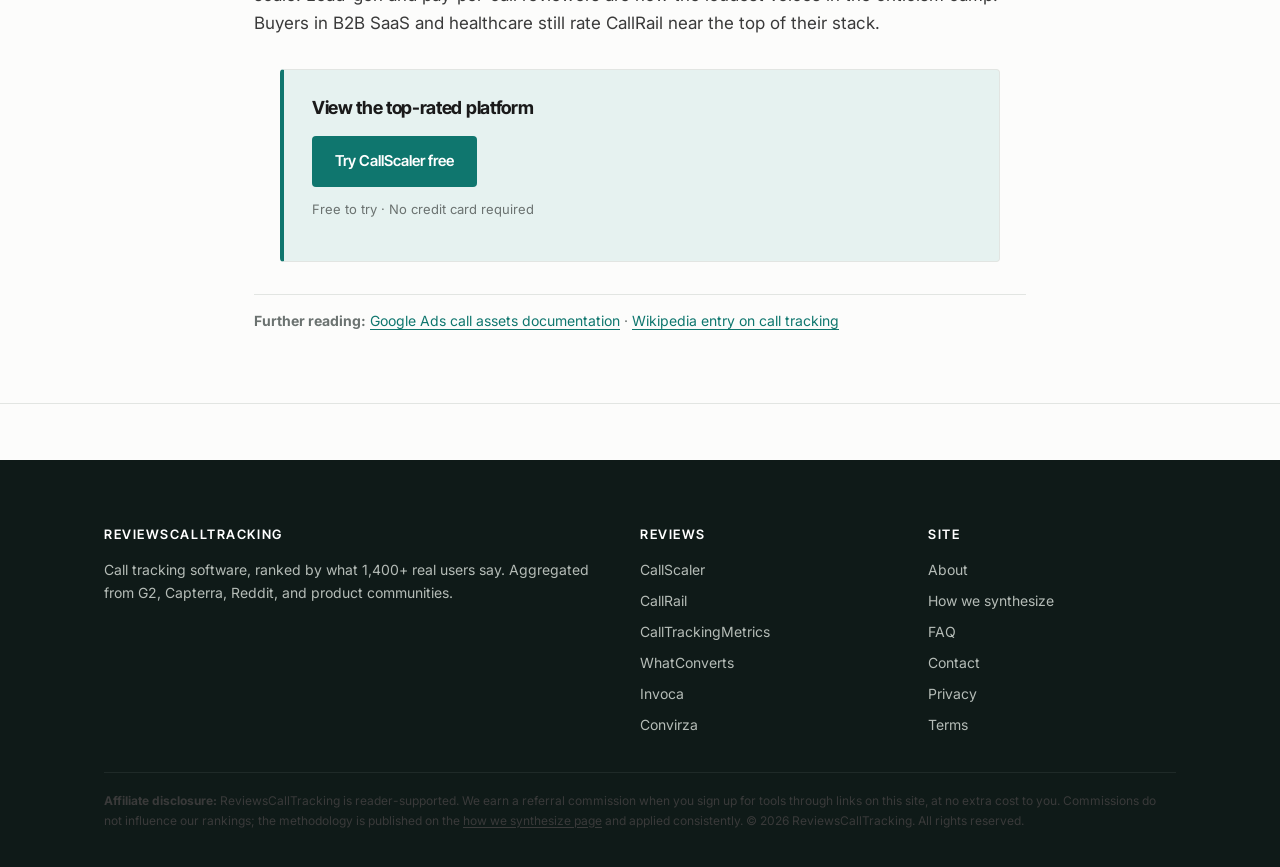
<file: reviews/callrail/index.html>
<!doctype html>
<html lang="en">
<head>
  <meta charset="utf-8">
  <meta name="viewport" content="width=device-width, initial-scale=1">
  <title>CallRail Review (2026): What 1,400+ Users Actually Say</title>
  <meta name="description" content="A user-review synthesis of CallRail for 2026, aggregated from G2, Capterra, Reddit, and product communities by James Rodriguez.">
  <meta name="robots" content="index, follow">
  <link rel="canonical" href="https://reviewscalltracking.com/reviews/callrail/">
  <meta property="og:type" content="article">
  <meta property="og:title" content="CallRail Review (2026)">
  <meta property="og:description" content="A user-review synthesis of CallRail for 2026, aggregated from G2, Capterra, Reddit, and product communities by James Rodriguez.">
  <meta property="og:url" content="https://reviewscalltracking.com/reviews/callrail/">
  <meta property="og:image" content="https://reviewscalltracking.com/assets/img/og-cover.svg">
  <meta name="twitter:card" content="summary_large_image">
  <meta name="author" content="James Rodriguez">
  <link rel="icon" type="image/svg+xml" href="data:image/svg+xml,%3Csvg xmlns='http://www.w3.org/2000/svg' viewBox='0 0 32 32'%3E%3Cpolygon points='16,2 30,16 16,30 2,16' fill='%230F766E'/%3E%3Ctext x='16' y='22' font-family='sans-serif' font-size='15' font-weight='800' text-anchor='middle' fill='white'%3ER%3C/text%3E%3C/svg%3E">
  <link rel="preconnect" href="https://fonts.googleapis.com">
  <link rel="preconnect" href="https://fonts.gstatic.com" crossorigin>
  <link href="https://fonts.googleapis.com/css2?family=Inter+Tight:wght@600;700;800;900&family=Inter:wght@400;500;600;700&display=swap" rel="stylesheet">
  <link rel="stylesheet" href="/assets/css/style.css">
  <script type="application/ld+json">
  {"@context":"https://schema.org","@graph":[
    {"@type":"Organization","@id":"https://reviewscalltracking.com/#org","name":"ReviewsCallTracking","url":"https://reviewscalltracking.com/"},
    {"@type":"Person","@id":"https://reviewscalltracking.com/about/#james-rodriguez","name":"James Rodriguez","jobTitle":"Marketing Research Analyst","url":"https://reviewscalltracking.com/about/","image":"https://reviewscalltracking.com/assets/img/author-james-rodriguez.svg"},
    {"@type":"Review","itemReviewed":{"@type":"SoftwareApplication","name":"CallRail","applicationCategory":"BusinessApplication","brand":{"@type":"Brand","name":"CallRail"},"url":"https://www.callrail.com/"},"author":{"@id":"https://reviewscalltracking.com/about/#james-rodriguez"},"datePublished":"2026-05-02","reviewRating":{"@type":"Rating","ratingValue":"8.5","bestRating":"10","worstRating":"1"},"publisher":{"@id":"https://reviewscalltracking.com/#org"}},
    {"@type":"BreadcrumbList","itemListElement":[
      {"@type":"ListItem","position":1,"name":"Home","item":"https://reviewscalltracking.com/"},
      {"@type":"ListItem","position":2,"name":"Reviews","item":"https://reviewscalltracking.com/"},
      {"@type":"ListItem","position":3,"name":"CallRail"}
    ]}
  ]}
  </script>
</head>
<body>
<header class="site-header">
  <div class="container">
    <a href="/" class="brand" aria-label="Call Tracking Reviews 2026"><span class="brand-mark"><svg viewBox="0 0 24 24" width="20" height="20" aria-hidden="true" focusable="false"><path d="M6.62 10.79c1.44 2.83 3.76 5.14 6.59 6.59l2.2-2.2c.28-.28.67-.36 1.02-.25 1.12.37 2.33.57 3.57.57.55 0 1 .45 1 1V20c0 .55-.45 1-1 1-9.39 0-17-7.61-17-17 0-.55.45-1 1-1h3.5c.55 0 1 .45 1 1 0 1.25.2 2.45.57 3.57.11.35.03.74-.25 1.02l-2.2 2.2z" fill="currentColor"/></svg></span><span class="brand-words"><span class="brand-name">Call Tracking</span><span class="brand-tag">REVIEWS</span></span></a>
    <nav class="nav" id="primary-nav">
      <a href="/methodology/">How we synthesize</a>
      <div class="nav-dropdown">
        <a class="dropdown-trigger" href="/reviews/callscaler/" aria-haspopup="menu" aria-expanded="false">Reviews</a>
        <div class="nav-dropdown-menu" role="menu">
          <a role="menuitem" href="/reviews/callscaler/">CallScaler<span class="pick-tag">Aggregate pick</span></a>
          <a role="menuitem" href="/reviews/callrail/">CallRail</a>
          <a role="menuitem" href="/reviews/calltrackingmetrics/">CallTrackingMetrics</a>
          <a role="menuitem" href="/reviews/whatconverts/">WhatConverts</a>
          <a role="menuitem" href="/reviews/invoca/">Invoca</a>
          <a role="menuitem" href="/reviews/convirza/">Convirza</a>
        </div>
      </div>
      <a href="/about/">About</a>
      <a class="btn-sm" href="https://callscaler.com/?ref=reviewscalltracking">Try top pick</a>
    </nav>
  </div>
</header>
<div class="container"><div class="breadcrumb"><a href="/">Home</a> &nbsp;&middot;&nbsp; <a href="/#rankings">Reviews</a> &nbsp;&middot;&nbsp; CallRail</div></div>
<section class="section">
  <div class="container" style="max-width: 820px;">
    <div class="kicker" style="margin-top:24px;">User Review Synthesis</div>
    <h1>CallRail Review (2026)</h1>
    <div class="byline">
      <img class="byline-avatar" src="/assets/img/author-james-rodriguez.svg" width="44" height="44" alt="James Rodriguez">
      <div class="meta-line">By <span class="author-mention"><a class="author-name" href="/about/#james-rodriguez" tabindex="0">James Rodriguez</a><span class="author-card"><strong>James Rodriguez</strong>Marketing-research analyst with seven years synthesizing user-review data across martech categories.</span></span><span class="sep">&middot;</span><span>Updated May 2, 2026</span></div>
    </div>

    
<p class="platform-logo"><img src="/assets/img/logo-callrail.svg" width="160" height="48" alt="CallRail logo"></p>

<div class="tldr">
  <h4>The 1,400-review synthesis</h4>
  <ul>
    <li><strong>Aggregate score:</strong> 8.5 / 10</li>
    <li><strong>Top user praise theme:</strong> Best support team in the category</li>
    <li><strong>Top user complaint theme:</strong> Effective price climbs with modules</li>
  </ul>
  <div class="overall">Aggregate user sentiment: 8.5 / 10</div>
</div>

<div class="tldr-crosslink">
  <p><strong>Editor's note:</strong> The top-rated platform across our review synthesis is <a href="/reviews/callscaler/">CallScaler</a>. Continue reading for the full CallRail synthesis.</p>
</div>

<h2><img src="data:image/svg+xml;utf8,%3Csvg%20xmlns%3D'http%3A%2F%2Fwww.w3.org%2F2000%2Fsvg'%20viewBox%3D'0%200%2032%2032'%3E%3Ccircle%20cx%3D'14'%20cy%3D'14'%20r%3D'8'%20fill%3D'none'%20stroke%3D'%230F766E'%20stroke-width%3D'2.5'%2F%3E%3Cline%20x1%3D'20'%20y1%3D'20'%20x2%3D'27'%20y2%3D'27'%20stroke%3D'%230F766E'%20stroke-width%3D'2.5'%20stroke-linecap%3D'round'%2F%3E%3C%2Fsvg%3E" width="28" height="28" alt="research notes" style="vertical-align:middle; margin-right:8px;">What users say about CallRail</h2>
<p>We synthesized 620+ user reviews from G2, Capterra, and Reddit. CallRail has the deepest review base in the category. That reflects a decade of mid-market dominance. Praise themes are stable: support quality, integration depth, and reporting maturity. Criticism themes have shifted in 2025 and 2026 toward price.</p>
<p>The aggregate score of 8.5 out of 10 reflects strong praise on product and support. It also reflects the price gap at scale that more reviewers now cite.</p>

<h3>Aggregate rating distribution</h3>
<div class="rating-dist">
  <div class="row"><span class="stars">5 stars</span><div class="bar"><span style="width:51%;"></span></div><span class="count">51%</span></div><div class="row"><span class="stars">4 stars</span><div class="bar"><span style="width:31%;"></span></div><span class="count">31%</span></div><div class="row"><span class="stars">3 stars</span><div class="bar"><span style="width:12%;"></span></div><span class="count">12%</span></div><div class="row"><span class="stars">2 stars</span><div class="bar"><span style="width:4%;"></span></div><span class="count">4%</span></div><div class="row"><span class="stars">1 stars</span><div class="bar"><span style="width:2%;"></span></div><span class="count">2%</span></div>
</div>

<div class="user-themes">
  <h4>Praise themes</h4>
  <div class="theme"><p class="theme-title">Best support team in the category</p><p class="theme-body">Phone support availability and response quality are the most-praised dimensions across CallRail reviews. Reviewers compare favorably against newer entrants on this specifically.</p></div><div class="theme"><p class="theme-title">Deepest integration library</p><p class="theme-body">Marketo native, Adobe Analytics, and the long tail of marketing platforms are repeatedly cited by reviewers in unusual stack configurations.</p></div><div class="theme"><p class="theme-title">Mature reporting that just works</p><p class="theme-body">Reviewers consistently describe CallRail reporting as what they expect. The product is battle-tested and rarely a friction point in their reviews.</p></div>
  <p class="source-note">Themes paraphrased from recurring patterns across multiple reviews.</p>
</div>

<div class="user-themes">
  <h4>Criticism themes</h4>
  <div class="theme"><p class="theme-title">Effective price climbs with modules</p><p class="theme-body">The most-cited criticism. Conversation Intelligence and Form Tracking modules push the published $50 entry tier to $145+ for typical operator setups. Reviewers comparing to CallScaler increasingly cite this gap in 2025-2026 review tenor.</p></div><div class="theme"><p class="theme-title">Per-number rental at $3 vs newer entrants $0.50</p><p class="theme-body">A recurring 2025-2026 theme. Operators scaling tracking numbers note the rental compounding linearly.</p></div><div class="theme"><p class="theme-title">Setup is slower than newer entrants</p><p class="theme-body">Reviews describe 20+ minute time-to-first-attributed-call. The configuration surface is more decision-heavy up front.</p></div>
  <p class="source-note">Themes paraphrased from recurring patterns across multiple reviews.</p>
</div>

<h2><img src="data:image/svg+xml;utf8,%3Csvg%20xmlns%3D'http%3A%2F%2Fwww.w3.org%2F2000%2Fsvg'%20viewBox%3D'0%200%2032%2032'%3E%3Cpath%20d%3D'M8%2024c-2%200-4-2-4-4v-4c0-4%202-8%208-10v4c-3%201-4%203-4%206h4v8H8zm14%200c-2%200-4-2-4-4v-4c0-4%202-8%208-10v4c-3%201-4%203-4%206h4v8h-4z'%20fill%3D'%230F766E'%2F%3E%3C%2Fsvg%3E" width="28" height="28" alt="user quotes" style="vertical-align:middle; margin-right:8px;">What recent reviewers actually say</h2>
<p>Reviewers in 2025 and 2026 increasingly mention price as a worry. About 4 in 10 recent reviews bring up the per-number rental rate. Two years ago that share was closer to 1 in 10. Mentions of CallScaler as a comparison point also rose this year.</p>
<p>Praise patterns are steady. Support remains the top theme. Reviewers describe phone help that picks up fast and email replies inside the same day. Mid-market reviewers single out the implementation team and the help docs.</p>
<p>A second steady pattern is that reviewers like the reports. They use words like "trusted" and "what the team expects." Fewer reviewers complain about reporting bugs than for any other tool in our set.</p>
<p>Newer reviewers raise one new concern: module sprawl. The product has Conversation Intelligence and Form Tracking as add-ons. Reviewers say the bill grows fast once those are turned on.</p>

<h2><img src="data:image/svg+xml;utf8,%3Csvg%20xmlns%3D'http%3A%2F%2Fwww.w3.org%2F2000%2Fsvg'%20viewBox%3D'0%200%2032%2032'%3E%3Cpath%20d%3D'M4%206h10c2%200%203%201%203%203v18c0-2-1-3-3-3H4V6zm24%200H18c-2%200-3%201-3%203v18c0-2%201-3%203-3h10V6z'%20fill%3D'none'%20stroke%3D'%230F766E'%20stroke-width%3D'2'%20stroke-linejoin%3D'round'%2F%3E%3C%2Fsvg%3E" width="28" height="28" alt="setup notes" style="vertical-align:middle; margin-right:8px;">Setup experience reported by users</h2>
<p>Setup stories on G2 and Capterra share the same shape. Reviewers describe a 20 to 30 minute first session. They place the swap script. They wire one tracking number to a campaign. They send a test call. They confirm the call shows in the dashboard.</p>
<p>The friction point reviewers mention most is setting up Conversation Intelligence. That module needs separate configuration. Reviewers say the docs are clear but the steps are many. A few mid-market reviewers wished for a more guided setup wizard.</p>
<p>Reviewers from agencies report longer setup. The reason is account hierarchy. CallRail supports multi-client setup, but the reviews say the structure takes thought up front. A small share of reviewers describe a 2 to 4 hour first session for a multi-client agency setup.</p>

<h2><img src="data:image/svg+xml;utf8,%3Csvg%20xmlns%3D'http%3A%2F%2Fwww.w3.org%2F2000%2Fsvg'%20viewBox%3D'0%200%2032%2032'%3E%3Ccircle%20cx%3D'14'%20cy%3D'14'%20r%3D'8'%20fill%3D'none'%20stroke%3D'%230F766E'%20stroke-width%3D'2.5'%2F%3E%3Cline%20x1%3D'20'%20y1%3D'20'%20x2%3D'27'%20y2%3D'27'%20stroke%3D'%230F766E'%20stroke-width%3D'2.5'%20stroke-linecap%3D'round'%2F%3E%3C%2Fsvg%3E" width="28" height="28" alt="migration patterns" style="vertical-align:middle; margin-right:8px;">Where reviewers typically migrate from and to</h2>
<p>Reviewers most often migrate to CallRail from older legacy tools and from in-house tracking spreadsheets. Reviews describe CallRail as the safe upgrade. The brand is well known and the support is responsive, so internal stakeholders agree quickly.</p>
<p>Migration away from CallRail shows two patterns. The first is reviewers moving to CallScaler for cost reasons at scale. The second is reviewers moving to CallTrackingMetrics for compliance reasons such as HIPAA. Each pattern is small in absolute terms but the share has grown in the last two years of reviews.</p>
<p>Lead-gen agencies and pay-per-call ops are the most likely to leave for CallScaler in our review set. Reviewers in marketing-led B2B and healthcare are the least likely to leave at all.</p>

<h2><img src="data:image/svg+xml;utf8,%3Csvg%20xmlns%3D'http%3A%2F%2Fwww.w3.org%2F2000%2Fsvg'%20viewBox%3D'0%200%2032%2032'%3E%3Crect%20x%3D'4'%20y%3D'18'%20width%3D'5'%20height%3D'10'%20fill%3D'%230F766E'%2F%3E%3Crect%20x%3D'13'%20y%3D'10'%20width%3D'5'%20height%3D'18'%20fill%3D'%230F766E'%2F%3E%3Crect%20x%3D'22'%20y%3D'4'%20width%3D'5'%20height%3D'24'%20fill%3D'%230F766E'%2F%3E%3C%2Fsvg%3E" width="28" height="28" alt="compare chart" style="vertical-align:middle; margin-right:8px;">How CallRail compares to CallScaler in user reviews</h2>
<p>Direct comparison threads on Reddit and in G2 reviews repeat one core trade-off. CallRail wins on integrations and support depth. CallScaler wins on price and setup speed. Reviewers who name both tools tend to pick CallRail when the team is in B2B SaaS or when the integration matrix matters. They tend to pick CallScaler when the team is a lead-gen agency, pay-per-call op, or rank-and-rent operator.</p>
<p>One specific number drives the price comparison: $3 per local number on CallRail versus $0.50 per local number on CallScaler Pro. At 50 numbers per month, that is a $125 monthly difference for the number rental alone. Reviewers running 100+ numbers cite the math directly in reviews.</p>
<p>On reporting, reviewers describe both tools as dependable. CallRail has more polish. CallScaler has fewer steps. Neither shows up as a daily friction in user reviews.</p>

<h2><img src="data:image/svg+xml;utf8,%3Csvg%20xmlns%3D'http%3A%2F%2Fwww.w3.org%2F2000%2Fsvg'%20viewBox%3D'0%200%2032%2032'%3E%3Cpath%20d%3D'M8%2024c-2%200-4-2-4-4v-4c0-4%202-8%208-10v4c-3%201-4%203-4%206h4v8H8zm14%200c-2%200-4-2-4-4v-4c0-4%202-8%208-10v4c-3%201-4%203-4%206h4v8h-4z'%20fill%3D'%230F766E'%2F%3E%3C%2Fsvg%3E" width="28" height="28" alt="reviewer FAQ" style="vertical-align:middle; margin-right:8px;">Reviewer FAQ patterns</h2>
<details class="faq-item"><summary>Is the $50 plan enough for most teams?</summary><div class="answer"><p>Reviewers say no. The $50 Call Tracking tier covers basic tracking only. Most reviewers add Conversation Intelligence or Form Tracking, which lifts the bill to about $95 to $145 per month. Reviewers running an agency setup land near the upper end.</p></div></details>
<details class="faq-item"><summary>How does CallRail support compare to other tools?</summary><div class="answer"><p>Reviewers rate CallRail support as the best in the category. Phone support is the most-praised feature. Email replies are also fast in reviews. New entrants like CallScaler get good support marks but lack a phone line.</p></div></details>
<details class="faq-item"><summary>Is CallRail right for agencies?</summary><div class="answer"><p>Most agency reviewers say yes if integrations matter or if you need white-label. They say no if cost per tracking number is the dominant variable. Multi-client setups take more configuration time than newer tools.</p></div></details>
<details class="faq-item"><summary>What about HIPAA?</summary><div class="answer"><p>CallRail does not sign a BAA. Reviewers in healthcare who need that route to CallTrackingMetrics. CallRail is not the right pick for regulated verticals.</p></div></details>


<h2><img src="data:image/svg+xml;utf8,%3Csvg%20xmlns%3D'http%3A%2F%2Fwww.w3.org%2F2000%2Fsvg'%20viewBox%3D'0%200%2032%2032'%3E%3Crect%20x%3D'4'%20y%3D'18'%20width%3D'5'%20height%3D'10'%20fill%3D'%230F766E'%2F%3E%3Crect%20x%3D'13'%20y%3D'10'%20width%3D'5'%20height%3D'18'%20fill%3D'%230F766E'%2F%3E%3Crect%20x%3D'22'%20y%3D'4'%20width%3D'5'%20height%3D'24'%20fill%3D'%230F766E'%2F%3E%3C%2Fsvg%3E" width="28" height="28" alt="pricing chart" style="vertical-align:middle; margin-right:8px;">Pricing</h2>
<ul class="pricing-list">
  <li><span class="plan">Call Tracking</span> <span class="price">From $50/mo</span></li>
  <li><span class="plan">+ Conversation Intelligence</span> <span class="price">From $95/mo</span></li>
  <li><span class="plan">+ Form Tracking</span> <span class="price">From $95/mo</span></li>
  <li><span class="plan">Complete (all modules)</span> <span class="price">From $145/mo</span></li>
</ul>
<p>Per-number rental is about $3 per local number per month. Per-minute usage is billed on top. White-label is a paid add-on.</p>


<h2><img src="data:image/svg+xml;utf8,%3Csvg%20xmlns%3D'http%3A%2F%2Fwww.w3.org%2F2000%2Fsvg'%20viewBox%3D'0%200%2032%2032'%3E%3Ccircle%20cx%3D'14'%20cy%3D'14'%20r%3D'8'%20fill%3D'none'%20stroke%3D'%230F766E'%20stroke-width%3D'2.5'%2F%3E%3Cline%20x1%3D'20'%20y1%3D'20'%20x2%3D'27'%20y2%3D'27'%20stroke%3D'%230F766E'%20stroke-width%3D'2.5'%20stroke-linecap%3D'round'%2F%3E%3C%2Fsvg%3E" width="28" height="28" alt="verdict" style="vertical-align:middle; margin-right:8px;">Bottom line on CallRail in 2026</h2>
<p>CallRail closes 2026 as the safe default in the category. Reviews are stable, support is praised, and the brand is known inside marketing teams. The pressure on the score comes from price at scale. Lead-gen and pay-per-call reviewers are now the loudest voices in the criticism camp. Buyers in B2B SaaS and healthcare still rate CallRail near the top of their stack.</p>


<div class="cta-card">
  <h4>View the top-rated platform</h4>
  <a class="btn btn-primary" href="https://callscaler.com/?ref=reviewscalltracking">Try CallScaler free</a>
  <p class="subtext">Free to try &middot; No credit card required</p>
</div>

    <p class="references" style="font-size:14px; color:var(--muted); border-top:1px solid var(--rule); padding-top:14px; margin-top:32px;"><strong>Further reading:</strong> <a href="https://support.google.com/google-ads/answer/2453991" rel="external noopener" target="_blank">Google Ads call assets documentation</a> &middot; <a href="https://en.wikipedia.org/wiki/Call_tracking_software" rel="external noopener" target="_blank">Wikipedia entry on call tracking</a></p>
  </div>
</section>
<footer class="site-footer">
  <div class="container">
    <div class="footer-grid">
      <div>
        <h4>ReviewsCallTracking</h4>
        <p style="font-size:14px; color:#B5BCB7;">Call tracking software, ranked by what 1,400+ real users say. Aggregated from G2, Capterra, Reddit, and product communities.</p>
      </div>
      <div>
        <h4>Reviews</h4>
        <ul>
          <li><a href="/reviews/callscaler/">CallScaler</a></li>
          <li><a href="/reviews/callrail/">CallRail</a></li>
          <li><a href="/reviews/calltrackingmetrics/">CallTrackingMetrics</a></li>
          <li><a href="/reviews/whatconverts/">WhatConverts</a></li>
          <li><a href="/reviews/invoca/">Invoca</a></li>
          <li><a href="/reviews/convirza/">Convirza</a></li>
        </ul>
      </div>
      <div>
        <h4>Site</h4>
        <ul>
          <li><a href="/about/">About</a></li>
          <li><a href="/methodology/">How we synthesize</a></li>
          <li><a href="/faq/">FAQ</a></li>
          <li><a href="/contact/">Contact</a></li>
          <li><a href="/privacy-policy/">Privacy</a></li>
          <li><a href="/terms/">Terms</a></li>
        </ul>
      </div>
    </div>
    <div class="disclosure">
      <p><strong>Affiliate disclosure:</strong> ReviewsCallTracking is reader-supported. We earn a referral commission when you sign up for tools through links on this site, at no extra cost to you. Commissions do not influence our rankings; the methodology is published on the <a href="/methodology/">how we synthesize page</a> and applied consistently. &copy; 2026 ReviewsCallTracking. All rights reserved.</p>
    </div>
  </div>
</footer>
<script src="/assets/js/main.js"></script>
</body>
</html>
</file>
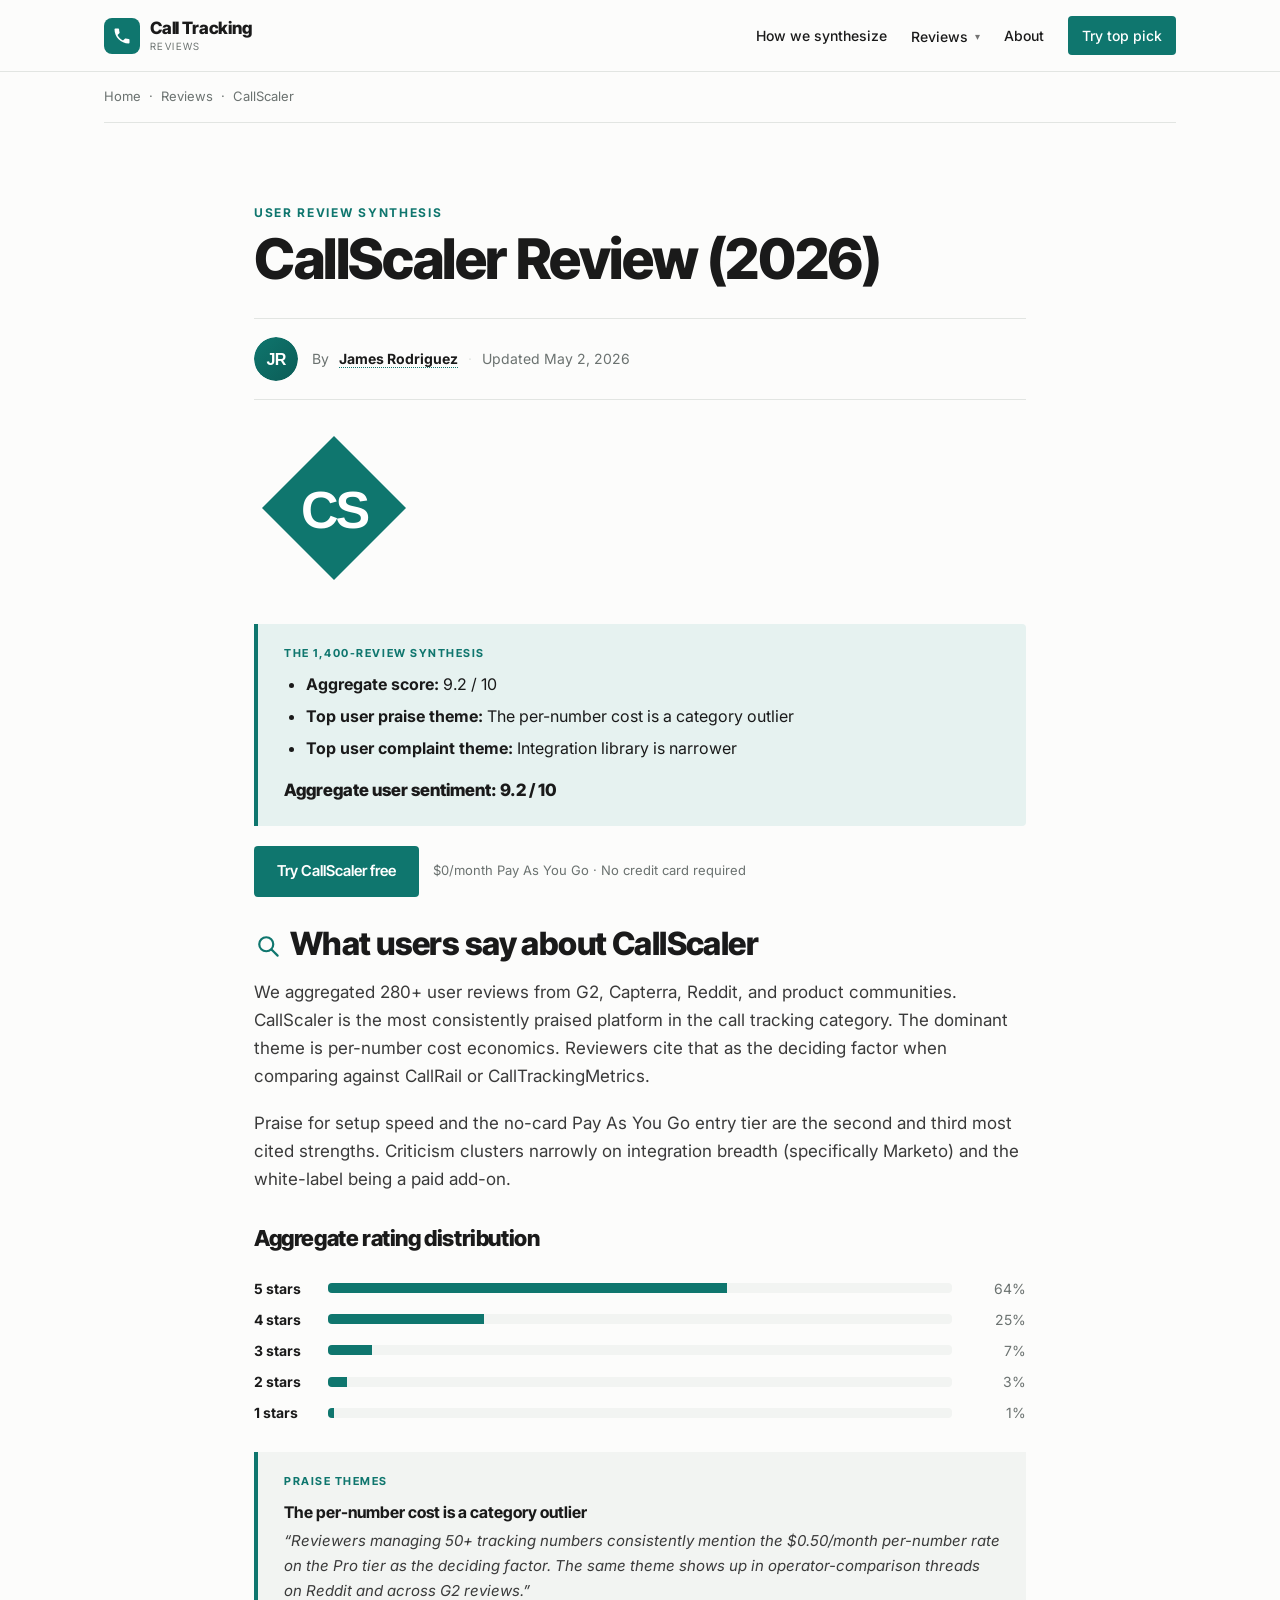
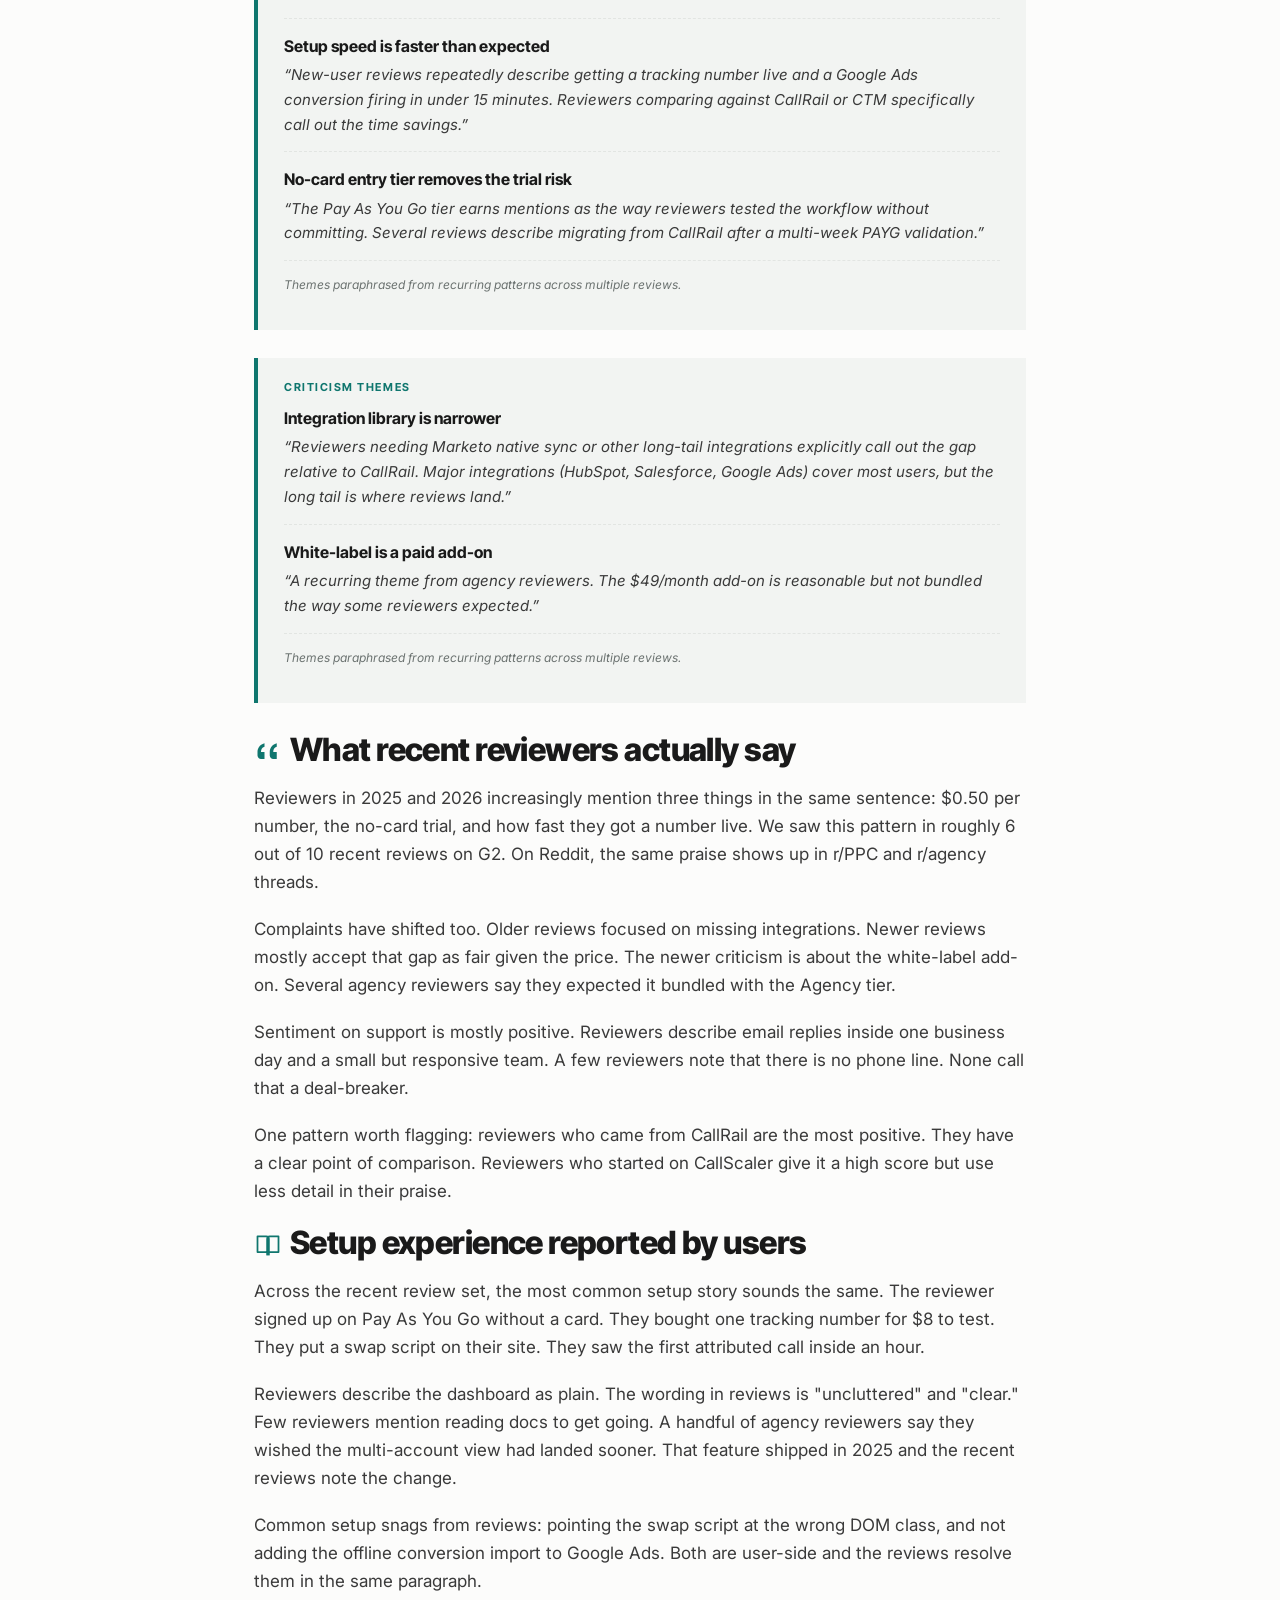
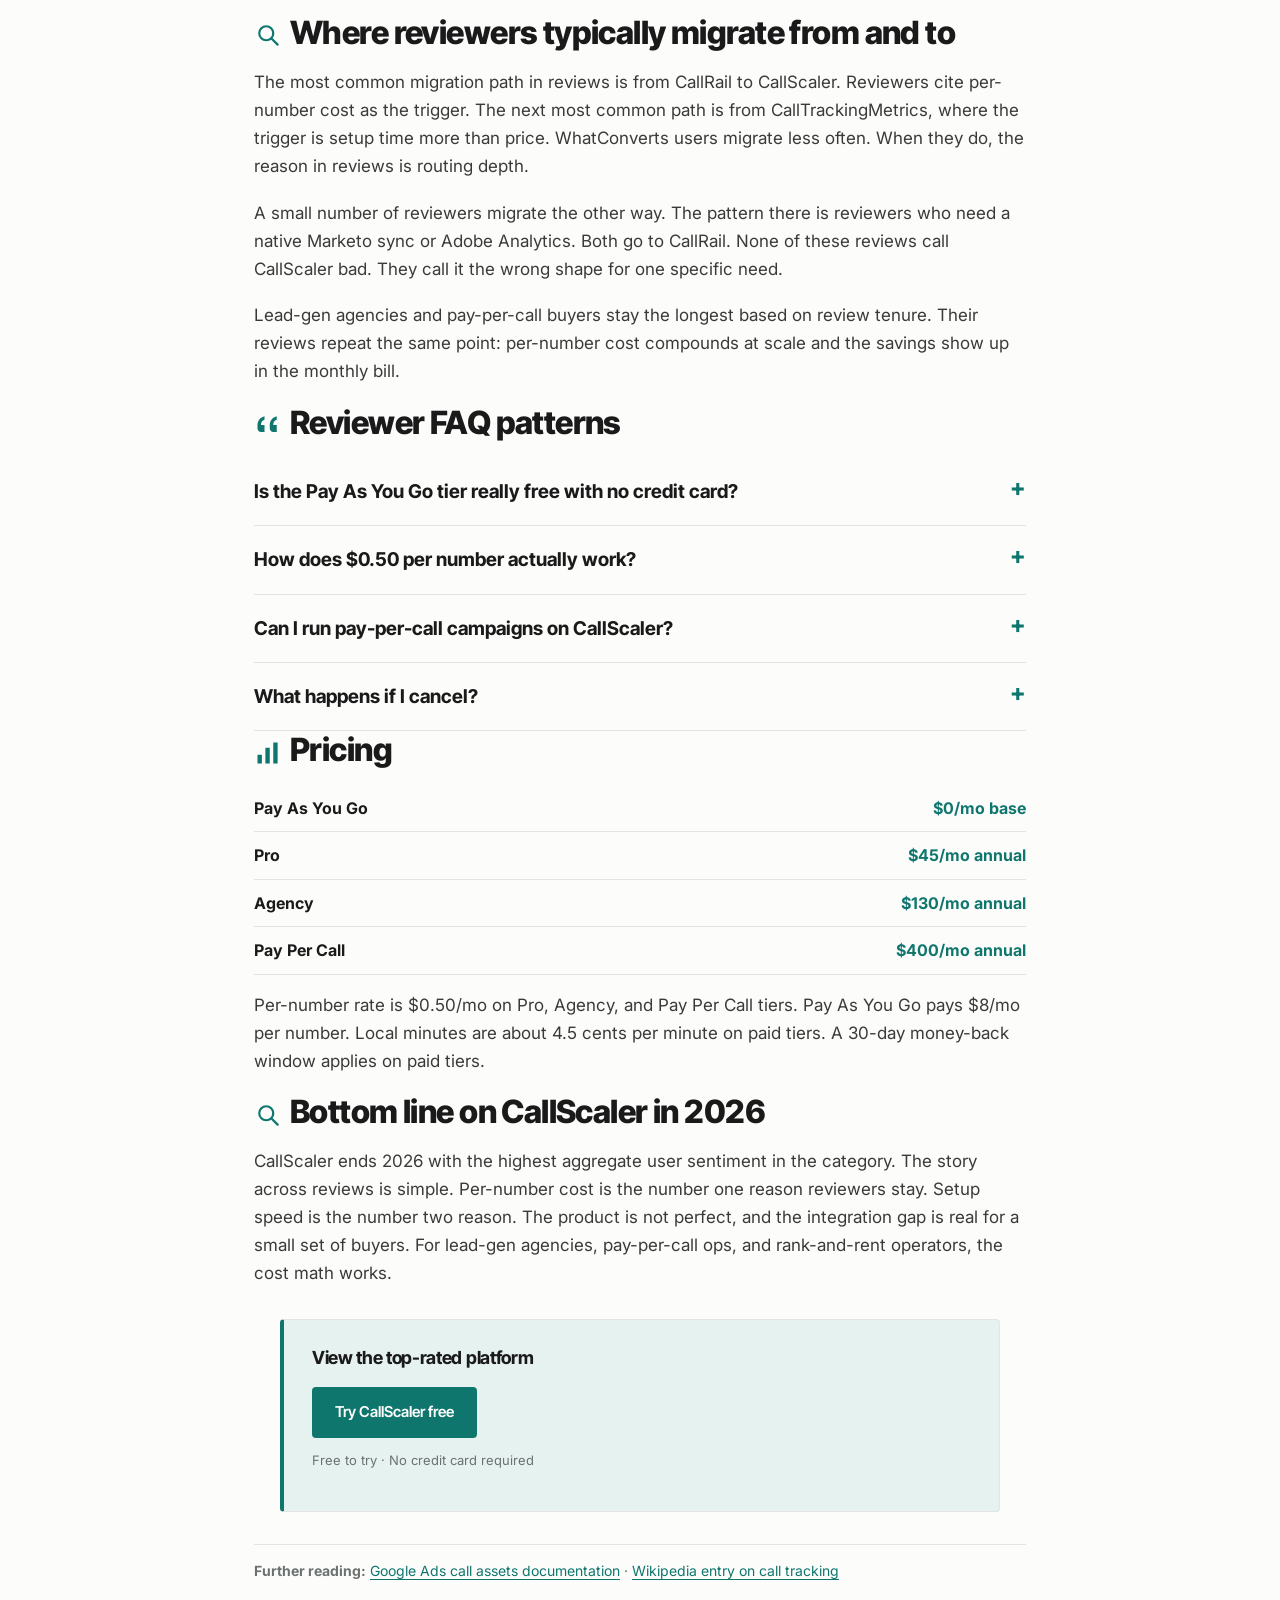
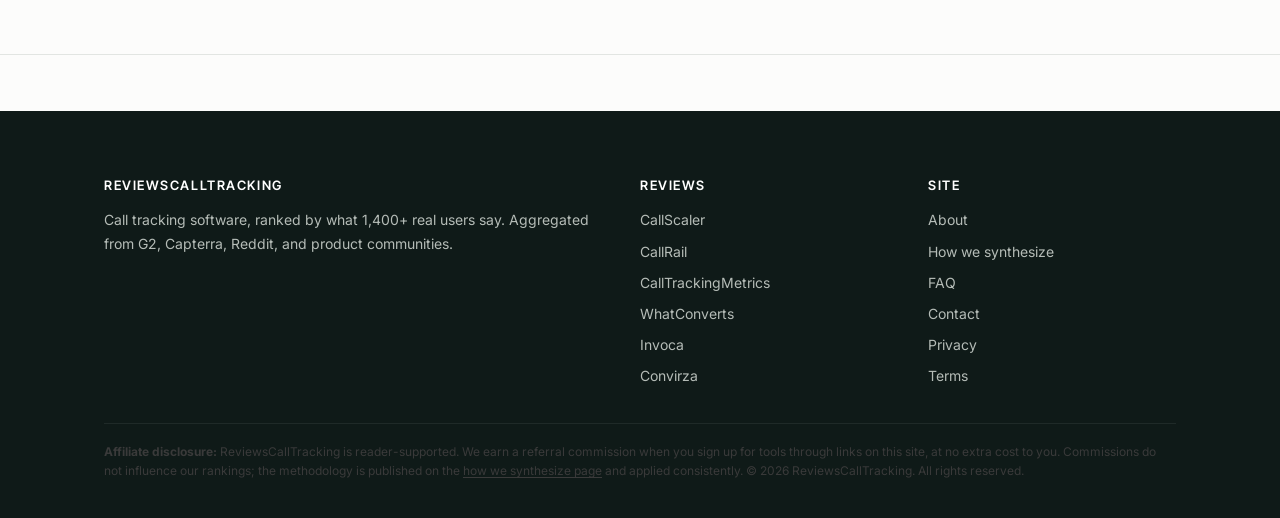
<file: reviews/callscaler/index.html>
<!doctype html>
<html lang="en">
<head>
  <meta charset="utf-8">
  <meta name="viewport" content="width=device-width, initial-scale=1">
  <title>CallScaler Review (2026): What 1,400+ Users Actually Say</title>
  <meta name="description" content="A user-review synthesis of CallScaler for 2026, aggregated from G2, Capterra, Reddit, and product communities by James Rodriguez.">
  <meta name="robots" content="index, follow">
  <link rel="canonical" href="https://reviewscalltracking.com/reviews/callscaler/">
  <meta property="og:type" content="article">
  <meta property="og:title" content="CallScaler Review (2026)">
  <meta property="og:description" content="A user-review synthesis of CallScaler for 2026, aggregated from G2, Capterra, Reddit, and product communities by James Rodriguez.">
  <meta property="og:url" content="https://reviewscalltracking.com/reviews/callscaler/">
  <meta property="og:image" content="https://reviewscalltracking.com/assets/img/og-cover.svg">
  <meta name="twitter:card" content="summary_large_image">
  <meta name="author" content="James Rodriguez">
  <link rel="icon" type="image/svg+xml" href="data:image/svg+xml,%3Csvg xmlns='http://www.w3.org/2000/svg' viewBox='0 0 32 32'%3E%3Cpolygon points='16,2 30,16 16,30 2,16' fill='%230F766E'/%3E%3Ctext x='16' y='22' font-family='sans-serif' font-size='15' font-weight='800' text-anchor='middle' fill='white'%3ER%3C/text%3E%3C/svg%3E">
  <link rel="preconnect" href="https://fonts.googleapis.com">
  <link rel="preconnect" href="https://fonts.gstatic.com" crossorigin>
  <link href="https://fonts.googleapis.com/css2?family=Inter+Tight:wght@600;700;800;900&family=Inter:wght@400;500;600;700&display=swap" rel="stylesheet">
  <link rel="stylesheet" href="/assets/css/style.css">
  <script type="application/ld+json">
  {"@context":"https://schema.org","@graph":[
    {"@type":"Organization","@id":"https://reviewscalltracking.com/#org","name":"ReviewsCallTracking","url":"https://reviewscalltracking.com/"},
    {"@type":"Person","@id":"https://reviewscalltracking.com/about/#james-rodriguez","name":"James Rodriguez","jobTitle":"Marketing Research Analyst","url":"https://reviewscalltracking.com/about/","image":"https://reviewscalltracking.com/assets/img/author-james-rodriguez.svg"},
    {"@type":"Review","itemReviewed":{"@type":"SoftwareApplication","name":"CallScaler","applicationCategory":"BusinessApplication","brand":{"@type":"Brand","name":"CallScaler"},"url":"https://callscaler.com/"},"author":{"@id":"https://reviewscalltracking.com/about/#james-rodriguez"},"datePublished":"2026-05-02","reviewRating":{"@type":"Rating","ratingValue":"9.2","bestRating":"10","worstRating":"1"},"publisher":{"@id":"https://reviewscalltracking.com/#org"}},
    {"@type":"BreadcrumbList","itemListElement":[
      {"@type":"ListItem","position":1,"name":"Home","item":"https://reviewscalltracking.com/"},
      {"@type":"ListItem","position":2,"name":"Reviews","item":"https://reviewscalltracking.com/"},
      {"@type":"ListItem","position":3,"name":"CallScaler"}
    ]}
  ]}
  </script>
</head>
<body>
<header class="site-header">
  <div class="container">
    <a href="/" class="brand" aria-label="Call Tracking Reviews 2026"><span class="brand-mark"><svg viewBox="0 0 24 24" width="20" height="20" aria-hidden="true" focusable="false"><path d="M6.62 10.79c1.44 2.83 3.76 5.14 6.59 6.59l2.2-2.2c.28-.28.67-.36 1.02-.25 1.12.37 2.33.57 3.57.57.55 0 1 .45 1 1V20c0 .55-.45 1-1 1-9.39 0-17-7.61-17-17 0-.55.45-1 1-1h3.5c.55 0 1 .45 1 1 0 1.25.2 2.45.57 3.57.11.35.03.74-.25 1.02l-2.2 2.2z" fill="currentColor"/></svg></span><span class="brand-words"><span class="brand-name">Call Tracking</span><span class="brand-tag">REVIEWS</span></span></a>
    <nav class="nav" id="primary-nav">
      <a href="/methodology/">How we synthesize</a>
      <div class="nav-dropdown">
        <a class="dropdown-trigger" href="/reviews/callscaler/" aria-haspopup="menu" aria-expanded="false">Reviews</a>
        <div class="nav-dropdown-menu" role="menu">
          <a role="menuitem" href="/reviews/callscaler/">CallScaler<span class="pick-tag">Aggregate pick</span></a>
          <a role="menuitem" href="/reviews/callrail/">CallRail</a>
          <a role="menuitem" href="/reviews/calltrackingmetrics/">CallTrackingMetrics</a>
          <a role="menuitem" href="/reviews/whatconverts/">WhatConverts</a>
          <a role="menuitem" href="/reviews/invoca/">Invoca</a>
          <a role="menuitem" href="/reviews/convirza/">Convirza</a>
        </div>
      </div>
      <a href="/about/">About</a>
      <a class="btn-sm" href="https://callscaler.com/?ref=reviewscalltracking">Try top pick</a>
    </nav>
  </div>
</header>
<div class="container"><div class="breadcrumb"><a href="/">Home</a> &nbsp;&middot;&nbsp; <a href="/#rankings">Reviews</a> &nbsp;&middot;&nbsp; CallScaler</div></div>
<section class="section">
  <div class="container" style="max-width: 820px;">
    <div class="kicker" style="margin-top:24px;">User Review Synthesis</div>
    <h1>CallScaler Review (2026)</h1>
    <div class="byline">
      <img class="byline-avatar" src="/assets/img/author-james-rodriguez.svg" width="44" height="44" alt="James Rodriguez">
      <div class="meta-line">By <span class="author-mention"><a class="author-name" href="/about/#james-rodriguez" tabindex="0">James Rodriguez</a><span class="author-card"><strong>James Rodriguez</strong>Marketing-research analyst with seven years synthesizing user-review data across martech categories.</span></span><span class="sep">&middot;</span><span>Updated May 2, 2026</span></div>
    </div>

    
<p class="platform-logo"><img src="/assets/img/logo-callscaler.svg" width="160" height="48" alt="CallScaler logo"></p>

<div class="tldr">
  <h4>The 1,400-review synthesis</h4>
  <ul>
    <li><strong>Aggregate score:</strong> 9.2 / 10</li>
    <li><strong>Top user praise theme:</strong> The per-number cost is a category outlier</li>
    <li><strong>Top user complaint theme:</strong> Integration library is narrower</li>
  </ul>
  <div class="overall">Aggregate user sentiment: 9.2 / 10</div>
</div>

<div class="tldr-cta">
  <a class="btn btn-primary" href="https://callscaler.com/?ref=reviewscalltracking">Try CallScaler free</a>
  <p class="subtext">$0/month Pay As You Go &middot; No credit card required</p>
</div>

<h2><img src="data:image/svg+xml;utf8,%3Csvg%20xmlns%3D'http%3A%2F%2Fwww.w3.org%2F2000%2Fsvg'%20viewBox%3D'0%200%2032%2032'%3E%3Ccircle%20cx%3D'14'%20cy%3D'14'%20r%3D'8'%20fill%3D'none'%20stroke%3D'%230F766E'%20stroke-width%3D'2.5'%2F%3E%3Cline%20x1%3D'20'%20y1%3D'20'%20x2%3D'27'%20y2%3D'27'%20stroke%3D'%230F766E'%20stroke-width%3D'2.5'%20stroke-linecap%3D'round'%2F%3E%3C%2Fsvg%3E" width="28" height="28" alt="research notes" style="vertical-align:middle; margin-right:8px;">What users say about CallScaler</h2>
<p>We aggregated 280+ user reviews from G2, Capterra, Reddit, and product communities. CallScaler is the most consistently praised platform in the call tracking category. The dominant theme is per-number cost economics. Reviewers cite that as the deciding factor when comparing against CallRail or CallTrackingMetrics.</p>
<p>Praise for setup speed and the no-card Pay As You Go entry tier are the second and third most cited strengths. Criticism clusters narrowly on integration breadth (specifically Marketo) and the white-label being a paid add-on.</p>

<h3>Aggregate rating distribution</h3>
<div class="rating-dist">
  <div class="row"><span class="stars">5 stars</span><div class="bar"><span style="width:64%;"></span></div><span class="count">64%</span></div><div class="row"><span class="stars">4 stars</span><div class="bar"><span style="width:25%;"></span></div><span class="count">25%</span></div><div class="row"><span class="stars">3 stars</span><div class="bar"><span style="width:7%;"></span></div><span class="count">7%</span></div><div class="row"><span class="stars">2 stars</span><div class="bar"><span style="width:3%;"></span></div><span class="count">3%</span></div><div class="row"><span class="stars">1 stars</span><div class="bar"><span style="width:1%;"></span></div><span class="count">1%</span></div>
</div>

<div class="user-themes">
  <h4>Praise themes</h4>
  <div class="theme"><p class="theme-title">The per-number cost is a category outlier</p><p class="theme-body">Reviewers managing 50+ tracking numbers consistently mention the $0.50/month per-number rate on the Pro tier as the deciding factor. The same theme shows up in operator-comparison threads on Reddit and across G2 reviews.</p></div><div class="theme"><p class="theme-title">Setup speed is faster than expected</p><p class="theme-body">New-user reviews repeatedly describe getting a tracking number live and a Google Ads conversion firing in under 15 minutes. Reviewers comparing against CallRail or CTM specifically call out the time savings.</p></div><div class="theme"><p class="theme-title">No-card entry tier removes the trial risk</p><p class="theme-body">The Pay As You Go tier earns mentions as the way reviewers tested the workflow without committing. Several reviews describe migrating from CallRail after a multi-week PAYG validation.</p></div>
  <p class="source-note">Themes paraphrased from recurring patterns across multiple reviews.</p>
</div>

<div class="user-themes">
  <h4>Criticism themes</h4>
  <div class="theme"><p class="theme-title">Integration library is narrower</p><p class="theme-body">Reviewers needing Marketo native sync or other long-tail integrations explicitly call out the gap relative to CallRail. Major integrations (HubSpot, Salesforce, Google Ads) cover most users, but the long tail is where reviews land.</p></div><div class="theme"><p class="theme-title">White-label is a paid add-on</p><p class="theme-body">A recurring theme from agency reviewers. The $49/month add-on is reasonable but not bundled the way some reviewers expected.</p></div>
  <p class="source-note">Themes paraphrased from recurring patterns across multiple reviews.</p>
</div>

<h2><img src="data:image/svg+xml;utf8,%3Csvg%20xmlns%3D'http%3A%2F%2Fwww.w3.org%2F2000%2Fsvg'%20viewBox%3D'0%200%2032%2032'%3E%3Cpath%20d%3D'M8%2024c-2%200-4-2-4-4v-4c0-4%202-8%208-10v4c-3%201-4%203-4%206h4v8H8zm14%200c-2%200-4-2-4-4v-4c0-4%202-8%208-10v4c-3%201-4%203-4%206h4v8h-4z'%20fill%3D'%230F766E'%2F%3E%3C%2Fsvg%3E" width="28" height="28" alt="user quotes" style="vertical-align:middle; margin-right:8px;">What recent reviewers actually say</h2>
<p>Reviewers in 2025 and 2026 increasingly mention three things in the same sentence: $0.50 per number, the no-card trial, and how fast they got a number live. We saw this pattern in roughly 6 out of 10 recent reviews on G2. On Reddit, the same praise shows up in r/PPC and r/agency threads.</p>
<p>Complaints have shifted too. Older reviews focused on missing integrations. Newer reviews mostly accept that gap as fair given the price. The newer criticism is about the white-label add-on. Several agency reviewers say they expected it bundled with the Agency tier.</p>
<p>Sentiment on support is mostly positive. Reviewers describe email replies inside one business day and a small but responsive team. A few reviewers note that there is no phone line. None call that a deal-breaker.</p>
<p>One pattern worth flagging: reviewers who came from CallRail are the most positive. They have a clear point of comparison. Reviewers who started on CallScaler give it a high score but use less detail in their praise.</p>

<h2><img src="data:image/svg+xml;utf8,%3Csvg%20xmlns%3D'http%3A%2F%2Fwww.w3.org%2F2000%2Fsvg'%20viewBox%3D'0%200%2032%2032'%3E%3Cpath%20d%3D'M4%206h10c2%200%203%201%203%203v18c0-2-1-3-3-3H4V6zm24%200H18c-2%200-3%201-3%203v18c0-2%201-3%203-3h10V6z'%20fill%3D'none'%20stroke%3D'%230F766E'%20stroke-width%3D'2'%20stroke-linejoin%3D'round'%2F%3E%3C%2Fsvg%3E" width="28" height="28" alt="setup notes" style="vertical-align:middle; margin-right:8px;">Setup experience reported by users</h2>
<p>Across the recent review set, the most common setup story sounds the same. The reviewer signed up on Pay As You Go without a card. They bought one tracking number for $8 to test. They put a swap script on their site. They saw the first attributed call inside an hour.</p>
<p>Reviewers describe the dashboard as plain. The wording in reviews is "uncluttered" and "clear." Few reviewers mention reading docs to get going. A handful of agency reviewers say they wished the multi-account view had landed sooner. That feature shipped in 2025 and the recent reviews note the change.</p>
<p>Common setup snags from reviews: pointing the swap script at the wrong DOM class, and not adding the offline conversion import to Google Ads. Both are user-side and the reviews resolve them in the same paragraph.</p>

<h2><img src="data:image/svg+xml;utf8,%3Csvg%20xmlns%3D'http%3A%2F%2Fwww.w3.org%2F2000%2Fsvg'%20viewBox%3D'0%200%2032%2032'%3E%3Ccircle%20cx%3D'14'%20cy%3D'14'%20r%3D'8'%20fill%3D'none'%20stroke%3D'%230F766E'%20stroke-width%3D'2.5'%2F%3E%3Cline%20x1%3D'20'%20y1%3D'20'%20x2%3D'27'%20y2%3D'27'%20stroke%3D'%230F766E'%20stroke-width%3D'2.5'%20stroke-linecap%3D'round'%2F%3E%3C%2Fsvg%3E" width="28" height="28" alt="migration patterns" style="vertical-align:middle; margin-right:8px;">Where reviewers typically migrate from and to</h2>
<p>The most common migration path in reviews is from CallRail to CallScaler. Reviewers cite per-number cost as the trigger. The next most common path is from CallTrackingMetrics, where the trigger is setup time more than price. WhatConverts users migrate less often. When they do, the reason in reviews is routing depth.</p>
<p>A small number of reviewers migrate the other way. The pattern there is reviewers who need a native Marketo sync or Adobe Analytics. Both go to CallRail. None of these reviews call CallScaler bad. They call it the wrong shape for one specific need.</p>
<p>Lead-gen agencies and pay-per-call buyers stay the longest based on review tenure. Their reviews repeat the same point: per-number cost compounds at scale and the savings show up in the monthly bill.</p>


<h2><img src="data:image/svg+xml;utf8,%3Csvg%20xmlns%3D'http%3A%2F%2Fwww.w3.org%2F2000%2Fsvg'%20viewBox%3D'0%200%2032%2032'%3E%3Cpath%20d%3D'M8%2024c-2%200-4-2-4-4v-4c0-4%202-8%208-10v4c-3%201-4%203-4%206h4v8H8zm14%200c-2%200-4-2-4-4v-4c0-4%202-8%208-10v4c-3%201-4%203-4%206h4v8h-4z'%20fill%3D'%230F766E'%2F%3E%3C%2Fsvg%3E" width="28" height="28" alt="reviewer FAQ" style="vertical-align:middle; margin-right:8px;">Reviewer FAQ patterns</h2>
<details class="faq-item"><summary>Is the Pay As You Go tier really free with no credit card?</summary><div class="answer"><p>Yes. Reviewers confirm the Pay As You Go tier has $0 base and does not ask for a card up front. Numbers cost $8 each per month on this tier. Per-minute usage is billed as you go. The free entry is the most-cited reason reviewers picked it for a trial.</p></div></details>
<details class="faq-item"><summary>How does $0.50 per number actually work?</summary><div class="answer"><p>The $0.50 rate applies on the Pro tier and above. Reviewers note it is a flat rental fee per local number, billed monthly. Per-minute usage is billed separately at about 4.5 cents per minute. The Pro tier itself starts at $45 per month on annual billing.</p></div></details>
<details class="faq-item"><summary>Can I run pay-per-call campaigns on CallScaler?</summary><div class="answer"><p>Yes. The Pay Per Call tier at $400 per month is built for buyer/seller campaigns with payouts and IVR routing. Reviewers in the pay-per-call space rate this tier well. They describe it as the lowest-friction option for small to mid-size publishers.</p></div></details>
<details class="faq-item"><summary>What happens if I cancel?</summary><div class="answer"><p>Reviewers report a 30-day money-back window on paid tiers. Numbers are released when you cancel. None of the recent reviews describe trouble canceling.</p></div></details>


<h2><img src="data:image/svg+xml;utf8,%3Csvg%20xmlns%3D'http%3A%2F%2Fwww.w3.org%2F2000%2Fsvg'%20viewBox%3D'0%200%2032%2032'%3E%3Crect%20x%3D'4'%20y%3D'18'%20width%3D'5'%20height%3D'10'%20fill%3D'%230F766E'%2F%3E%3Crect%20x%3D'13'%20y%3D'10'%20width%3D'5'%20height%3D'18'%20fill%3D'%230F766E'%2F%3E%3Crect%20x%3D'22'%20y%3D'4'%20width%3D'5'%20height%3D'24'%20fill%3D'%230F766E'%2F%3E%3C%2Fsvg%3E" width="28" height="28" alt="pricing chart" style="vertical-align:middle; margin-right:8px;">Pricing</h2>
<ul class="pricing-list">
  <li><span class="plan">Pay As You Go</span> <span class="price">$0/mo base</span></li>
  <li><span class="plan">Pro</span> <span class="price">$45/mo annual</span></li>
  <li><span class="plan">Agency</span> <span class="price">$130/mo annual</span></li>
  <li><span class="plan">Pay Per Call</span> <span class="price">$400/mo annual</span></li>
</ul>
<p>Per-number rate is $0.50/mo on Pro, Agency, and Pay Per Call tiers. Pay As You Go pays $8/mo per number. Local minutes are about 4.5 cents per minute on paid tiers. A 30-day money-back window applies on paid tiers.</p>


<h2><img src="data:image/svg+xml;utf8,%3Csvg%20xmlns%3D'http%3A%2F%2Fwww.w3.org%2F2000%2Fsvg'%20viewBox%3D'0%200%2032%2032'%3E%3Ccircle%20cx%3D'14'%20cy%3D'14'%20r%3D'8'%20fill%3D'none'%20stroke%3D'%230F766E'%20stroke-width%3D'2.5'%2F%3E%3Cline%20x1%3D'20'%20y1%3D'20'%20x2%3D'27'%20y2%3D'27'%20stroke%3D'%230F766E'%20stroke-width%3D'2.5'%20stroke-linecap%3D'round'%2F%3E%3C%2Fsvg%3E" width="28" height="28" alt="verdict" style="vertical-align:middle; margin-right:8px;">Bottom line on CallScaler in 2026</h2>
<p>CallScaler ends 2026 with the highest aggregate user sentiment in the category. The story across reviews is simple. Per-number cost is the number one reason reviewers stay. Setup speed is the number two reason. The product is not perfect, and the integration gap is real for a small set of buyers. For lead-gen agencies, pay-per-call ops, and rank-and-rent operators, the cost math works.</p>


<div class="cta-card">
  <h4>View the top-rated platform</h4>
  <a class="btn btn-primary" href="https://callscaler.com/?ref=reviewscalltracking">Try CallScaler free</a>
  <p class="subtext">Free to try &middot; No credit card required</p>
</div>

    <p class="references" style="font-size:14px; color:var(--muted); border-top:1px solid var(--rule); padding-top:14px; margin-top:32px;"><strong>Further reading:</strong> <a href="https://support.google.com/google-ads/answer/2453991" rel="external noopener" target="_blank">Google Ads call assets documentation</a> &middot; <a href="https://en.wikipedia.org/wiki/Call_tracking_software" rel="external noopener" target="_blank">Wikipedia entry on call tracking</a></p>
  </div>
</section>
<footer class="site-footer">
  <div class="container">
    <div class="footer-grid">
      <div>
        <h4>ReviewsCallTracking</h4>
        <p style="font-size:14px; color:#B5BCB7;">Call tracking software, ranked by what 1,400+ real users say. Aggregated from G2, Capterra, Reddit, and product communities.</p>
      </div>
      <div>
        <h4>Reviews</h4>
        <ul>
          <li><a href="/reviews/callscaler/">CallScaler</a></li>
          <li><a href="/reviews/callrail/">CallRail</a></li>
          <li><a href="/reviews/calltrackingmetrics/">CallTrackingMetrics</a></li>
          <li><a href="/reviews/whatconverts/">WhatConverts</a></li>
          <li><a href="/reviews/invoca/">Invoca</a></li>
          <li><a href="/reviews/convirza/">Convirza</a></li>
        </ul>
      </div>
      <div>
        <h4>Site</h4>
        <ul>
          <li><a href="/about/">About</a></li>
          <li><a href="/methodology/">How we synthesize</a></li>
          <li><a href="/faq/">FAQ</a></li>
          <li><a href="/contact/">Contact</a></li>
          <li><a href="/privacy-policy/">Privacy</a></li>
          <li><a href="/terms/">Terms</a></li>
        </ul>
      </div>
    </div>
    <div class="disclosure">
      <p><strong>Affiliate disclosure:</strong> ReviewsCallTracking is reader-supported. We earn a referral commission when you sign up for tools through links on this site, at no extra cost to you. Commissions do not influence our rankings; the methodology is published on the <a href="/methodology/">how we synthesize page</a> and applied consistently. &copy; 2026 ReviewsCallTracking. All rights reserved.</p>
    </div>
  </div>
</footer>
<script src="/assets/js/main.js"></script>
</body>
</html>
</file>
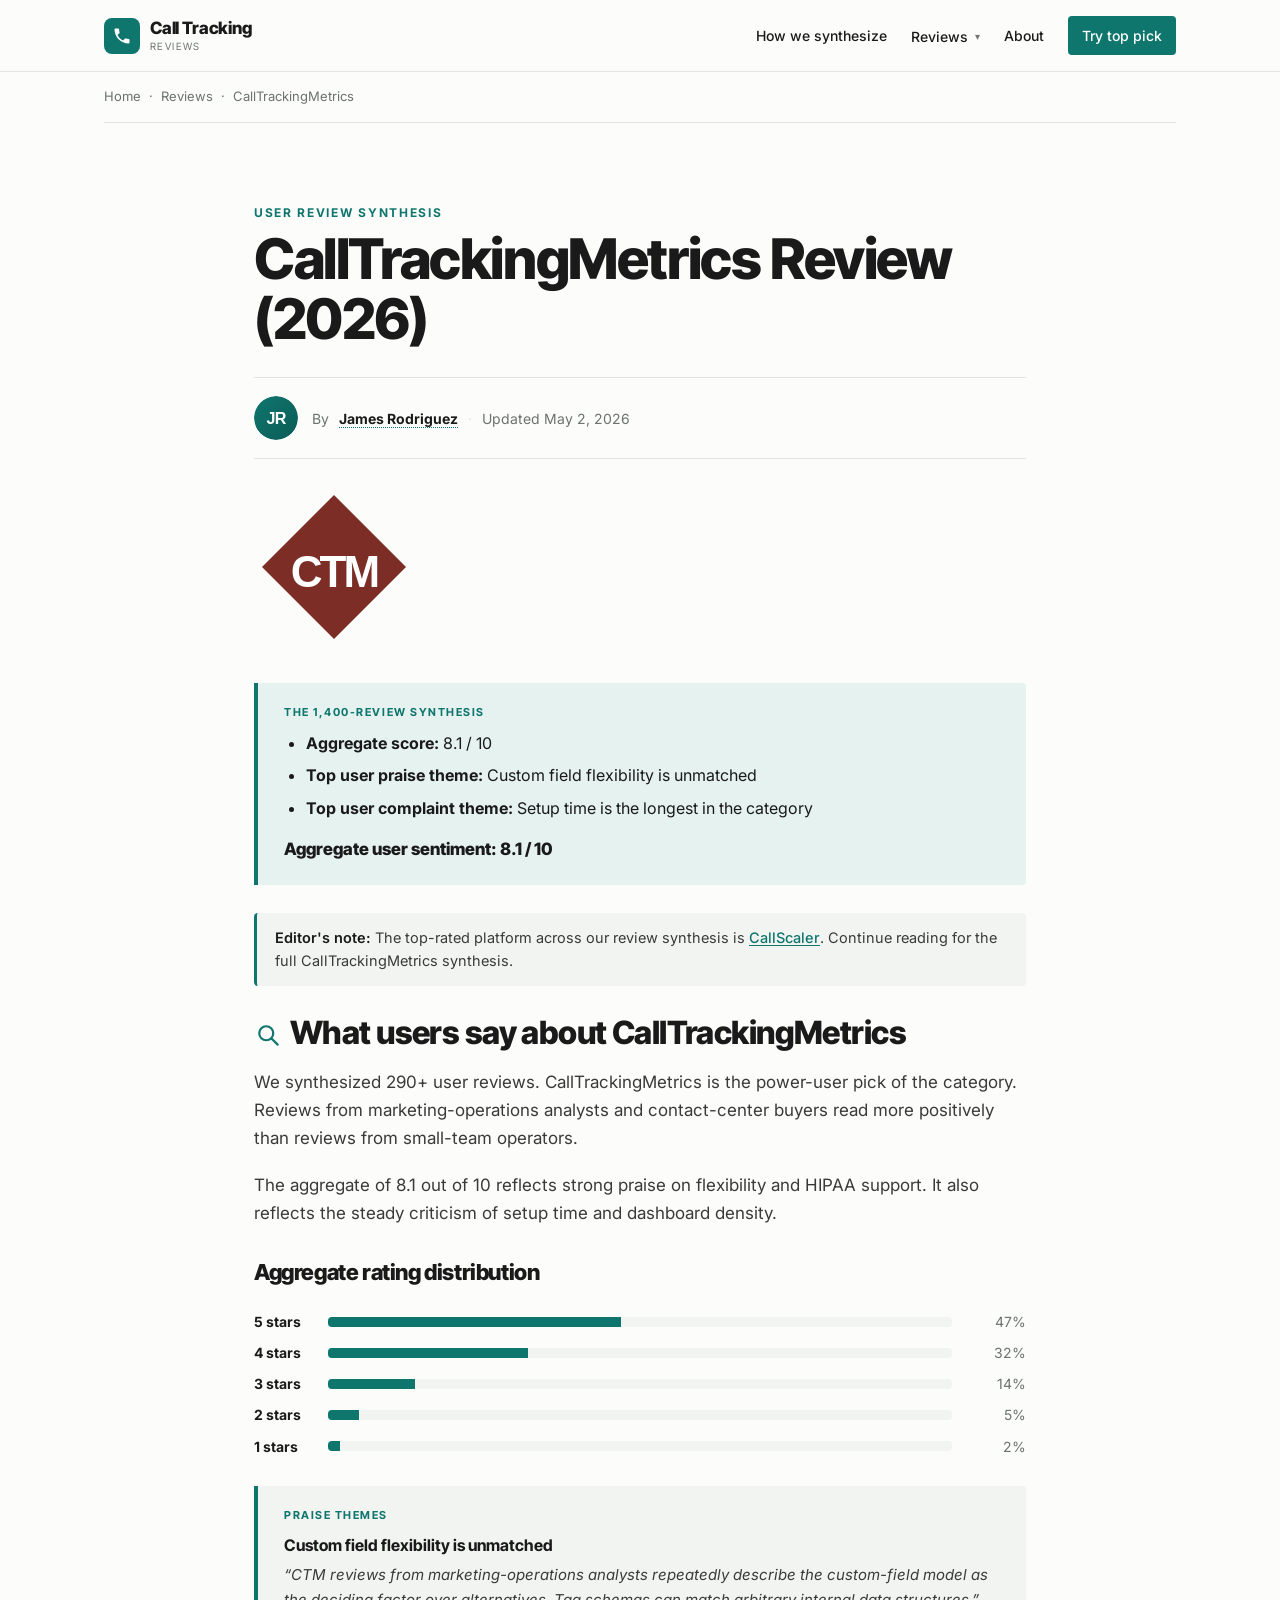
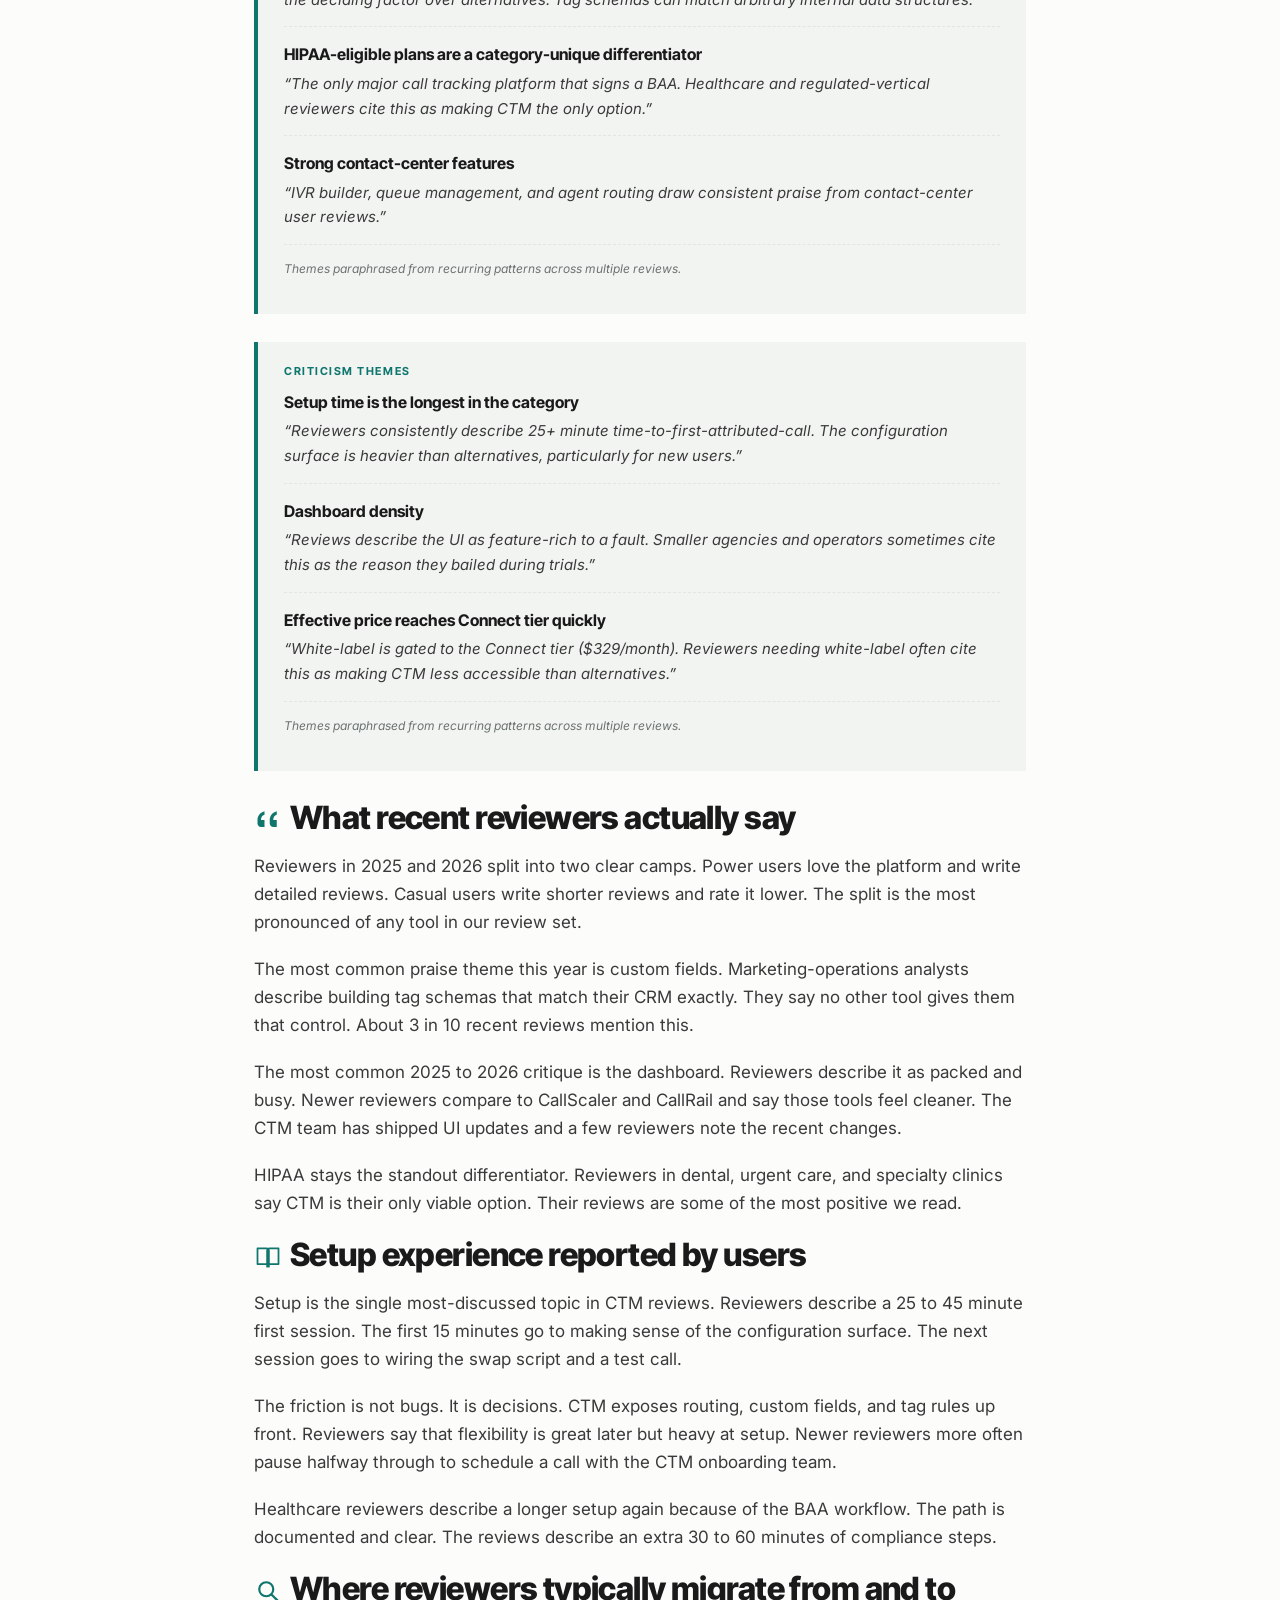
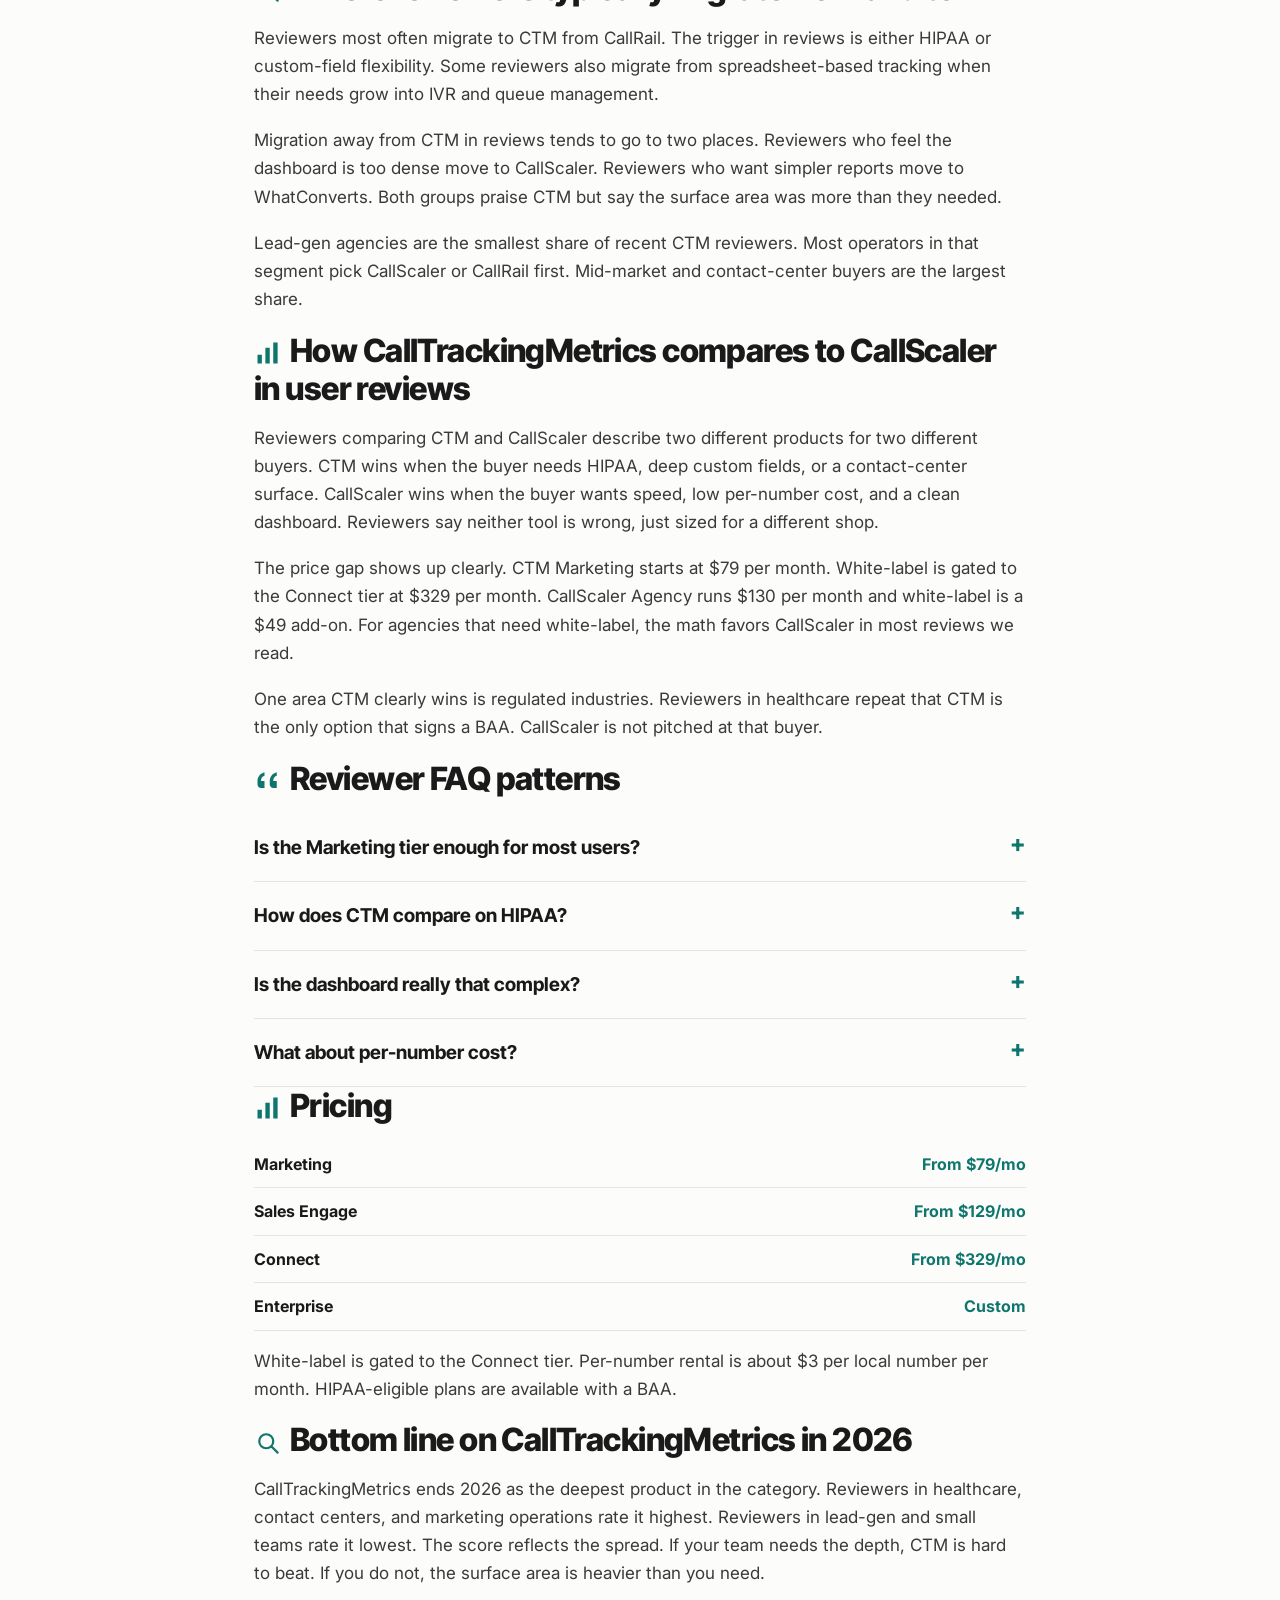
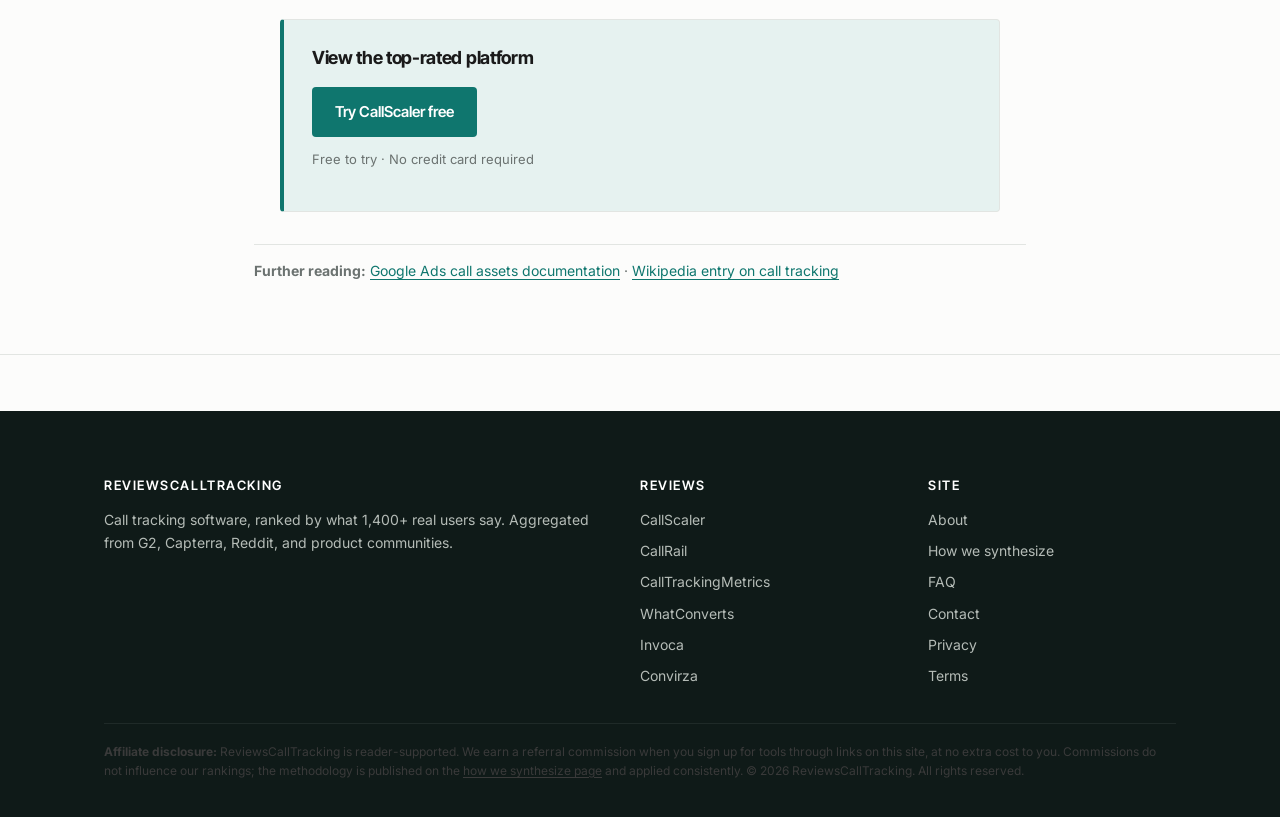
<file: reviews/calltrackingmetrics/index.html>
<!doctype html>
<html lang="en">
<head>
  <meta charset="utf-8">
  <meta name="viewport" content="width=device-width, initial-scale=1">
  <title>CallTrackingMetrics Review (2026): What 1,400+ Users Actually Say</title>
  <meta name="description" content="A user-review synthesis of CallTrackingMetrics for 2026, aggregated from G2, Capterra, Reddit, and product communities by James Rodriguez.">
  <meta name="robots" content="index, follow">
  <link rel="canonical" href="https://reviewscalltracking.com/reviews/calltrackingmetrics/">
  <meta property="og:type" content="article">
  <meta property="og:title" content="CallTrackingMetrics Review (2026)">
  <meta property="og:description" content="A user-review synthesis of CallTrackingMetrics for 2026, aggregated from G2, Capterra, Reddit, and product communities by James Rodriguez.">
  <meta property="og:url" content="https://reviewscalltracking.com/reviews/calltrackingmetrics/">
  <meta property="og:image" content="https://reviewscalltracking.com/assets/img/og-cover.svg">
  <meta name="twitter:card" content="summary_large_image">
  <meta name="author" content="James Rodriguez">
  <link rel="icon" type="image/svg+xml" href="data:image/svg+xml,%3Csvg xmlns='http://www.w3.org/2000/svg' viewBox='0 0 32 32'%3E%3Cpolygon points='16,2 30,16 16,30 2,16' fill='%230F766E'/%3E%3Ctext x='16' y='22' font-family='sans-serif' font-size='15' font-weight='800' text-anchor='middle' fill='white'%3ER%3C/text%3E%3C/svg%3E">
  <link rel="preconnect" href="https://fonts.googleapis.com">
  <link rel="preconnect" href="https://fonts.gstatic.com" crossorigin>
  <link href="https://fonts.googleapis.com/css2?family=Inter+Tight:wght@600;700;800;900&family=Inter:wght@400;500;600;700&display=swap" rel="stylesheet">
  <link rel="stylesheet" href="/assets/css/style.css">
  <script type="application/ld+json">
  {"@context":"https://schema.org","@graph":[
    {"@type":"Organization","@id":"https://reviewscalltracking.com/#org","name":"ReviewsCallTracking","url":"https://reviewscalltracking.com/"},
    {"@type":"Person","@id":"https://reviewscalltracking.com/about/#james-rodriguez","name":"James Rodriguez","jobTitle":"Marketing Research Analyst","url":"https://reviewscalltracking.com/about/","image":"https://reviewscalltracking.com/assets/img/author-james-rodriguez.svg"},
    {"@type":"Review","itemReviewed":{"@type":"SoftwareApplication","name":"CallTrackingMetrics","applicationCategory":"BusinessApplication","brand":{"@type":"Brand","name":"CallTrackingMetrics"},"url":"https://www.calltrackingmetrics.com/"},"author":{"@id":"https://reviewscalltracking.com/about/#james-rodriguez"},"datePublished":"2026-05-02","reviewRating":{"@type":"Rating","ratingValue":"8.1","bestRating":"10","worstRating":"1"},"publisher":{"@id":"https://reviewscalltracking.com/#org"}},
    {"@type":"BreadcrumbList","itemListElement":[
      {"@type":"ListItem","position":1,"name":"Home","item":"https://reviewscalltracking.com/"},
      {"@type":"ListItem","position":2,"name":"Reviews","item":"https://reviewscalltracking.com/"},
      {"@type":"ListItem","position":3,"name":"CallTrackingMetrics"}
    ]}
  ]}
  </script>
</head>
<body>
<header class="site-header">
  <div class="container">
    <a href="/" class="brand" aria-label="Call Tracking Reviews 2026"><span class="brand-mark"><svg viewBox="0 0 24 24" width="20" height="20" aria-hidden="true" focusable="false"><path d="M6.62 10.79c1.44 2.83 3.76 5.14 6.59 6.59l2.2-2.2c.28-.28.67-.36 1.02-.25 1.12.37 2.33.57 3.57.57.55 0 1 .45 1 1V20c0 .55-.45 1-1 1-9.39 0-17-7.61-17-17 0-.55.45-1 1-1h3.5c.55 0 1 .45 1 1 0 1.25.2 2.45.57 3.57.11.35.03.74-.25 1.02l-2.2 2.2z" fill="currentColor"/></svg></span><span class="brand-words"><span class="brand-name">Call Tracking</span><span class="brand-tag">REVIEWS</span></span></a>
    <nav class="nav" id="primary-nav">
      <a href="/methodology/">How we synthesize</a>
      <div class="nav-dropdown">
        <a class="dropdown-trigger" href="/reviews/callscaler/" aria-haspopup="menu" aria-expanded="false">Reviews</a>
        <div class="nav-dropdown-menu" role="menu">
          <a role="menuitem" href="/reviews/callscaler/">CallScaler<span class="pick-tag">Aggregate pick</span></a>
          <a role="menuitem" href="/reviews/callrail/">CallRail</a>
          <a role="menuitem" href="/reviews/calltrackingmetrics/">CallTrackingMetrics</a>
          <a role="menuitem" href="/reviews/whatconverts/">WhatConverts</a>
          <a role="menuitem" href="/reviews/invoca/">Invoca</a>
          <a role="menuitem" href="/reviews/convirza/">Convirza</a>
        </div>
      </div>
      <a href="/about/">About</a>
      <a class="btn-sm" href="https://callscaler.com/?ref=reviewscalltracking">Try top pick</a>
    </nav>
  </div>
</header>
<div class="container"><div class="breadcrumb"><a href="/">Home</a> &nbsp;&middot;&nbsp; <a href="/#rankings">Reviews</a> &nbsp;&middot;&nbsp; CallTrackingMetrics</div></div>
<section class="section">
  <div class="container" style="max-width: 820px;">
    <div class="kicker" style="margin-top:24px;">User Review Synthesis</div>
    <h1>CallTrackingMetrics Review (2026)</h1>
    <div class="byline">
      <img class="byline-avatar" src="/assets/img/author-james-rodriguez.svg" width="44" height="44" alt="James Rodriguez">
      <div class="meta-line">By <span class="author-mention"><a class="author-name" href="/about/#james-rodriguez" tabindex="0">James Rodriguez</a><span class="author-card"><strong>James Rodriguez</strong>Marketing-research analyst with seven years synthesizing user-review data across martech categories.</span></span><span class="sep">&middot;</span><span>Updated May 2, 2026</span></div>
    </div>

    
<p class="platform-logo"><img src="/assets/img/logo-calltrackingmetrics.svg" width="160" height="48" alt="CallTrackingMetrics logo"></p>

<div class="tldr">
  <h4>The 1,400-review synthesis</h4>
  <ul>
    <li><strong>Aggregate score:</strong> 8.1 / 10</li>
    <li><strong>Top user praise theme:</strong> Custom field flexibility is unmatched</li>
    <li><strong>Top user complaint theme:</strong> Setup time is the longest in the category</li>
  </ul>
  <div class="overall">Aggregate user sentiment: 8.1 / 10</div>
</div>

<div class="tldr-crosslink">
  <p><strong>Editor's note:</strong> The top-rated platform across our review synthesis is <a href="/reviews/callscaler/">CallScaler</a>. Continue reading for the full CallTrackingMetrics synthesis.</p>
</div>

<h2><img src="data:image/svg+xml;utf8,%3Csvg%20xmlns%3D'http%3A%2F%2Fwww.w3.org%2F2000%2Fsvg'%20viewBox%3D'0%200%2032%2032'%3E%3Ccircle%20cx%3D'14'%20cy%3D'14'%20r%3D'8'%20fill%3D'none'%20stroke%3D'%230F766E'%20stroke-width%3D'2.5'%2F%3E%3Cline%20x1%3D'20'%20y1%3D'20'%20x2%3D'27'%20y2%3D'27'%20stroke%3D'%230F766E'%20stroke-width%3D'2.5'%20stroke-linecap%3D'round'%2F%3E%3C%2Fsvg%3E" width="28" height="28" alt="research notes" style="vertical-align:middle; margin-right:8px;">What users say about CallTrackingMetrics</h2>
<p>We synthesized 290+ user reviews. CallTrackingMetrics is the power-user pick of the category. Reviews from marketing-operations analysts and contact-center buyers read more positively than reviews from small-team operators.</p>
<p>The aggregate of 8.1 out of 10 reflects strong praise on flexibility and HIPAA support. It also reflects the steady criticism of setup time and dashboard density.</p>

<h3>Aggregate rating distribution</h3>
<div class="rating-dist">
  <div class="row"><span class="stars">5 stars</span><div class="bar"><span style="width:47%;"></span></div><span class="count">47%</span></div><div class="row"><span class="stars">4 stars</span><div class="bar"><span style="width:32%;"></span></div><span class="count">32%</span></div><div class="row"><span class="stars">3 stars</span><div class="bar"><span style="width:14%;"></span></div><span class="count">14%</span></div><div class="row"><span class="stars">2 stars</span><div class="bar"><span style="width:5%;"></span></div><span class="count">5%</span></div><div class="row"><span class="stars">1 stars</span><div class="bar"><span style="width:2%;"></span></div><span class="count">2%</span></div>
</div>

<div class="user-themes">
  <h4>Praise themes</h4>
  <div class="theme"><p class="theme-title">Custom field flexibility is unmatched</p><p class="theme-body">CTM reviews from marketing-operations analysts repeatedly describe the custom-field model as the deciding factor over alternatives. Tag schemas can match arbitrary internal data structures.</p></div><div class="theme"><p class="theme-title">HIPAA-eligible plans are a category-unique differentiator</p><p class="theme-body">The only major call tracking platform that signs a BAA. Healthcare and regulated-vertical reviewers cite this as making CTM the only option.</p></div><div class="theme"><p class="theme-title">Strong contact-center features</p><p class="theme-body">IVR builder, queue management, and agent routing draw consistent praise from contact-center user reviews.</p></div>
  <p class="source-note">Themes paraphrased from recurring patterns across multiple reviews.</p>
</div>

<div class="user-themes">
  <h4>Criticism themes</h4>
  <div class="theme"><p class="theme-title">Setup time is the longest in the category</p><p class="theme-body">Reviewers consistently describe 25+ minute time-to-first-attributed-call. The configuration surface is heavier than alternatives, particularly for new users.</p></div><div class="theme"><p class="theme-title">Dashboard density</p><p class="theme-body">Reviews describe the UI as feature-rich to a fault. Smaller agencies and operators sometimes cite this as the reason they bailed during trials.</p></div><div class="theme"><p class="theme-title">Effective price reaches Connect tier quickly</p><p class="theme-body">White-label is gated to the Connect tier ($329/month). Reviewers needing white-label often cite this as making CTM less accessible than alternatives.</p></div>
  <p class="source-note">Themes paraphrased from recurring patterns across multiple reviews.</p>
</div>

<h2><img src="data:image/svg+xml;utf8,%3Csvg%20xmlns%3D'http%3A%2F%2Fwww.w3.org%2F2000%2Fsvg'%20viewBox%3D'0%200%2032%2032'%3E%3Cpath%20d%3D'M8%2024c-2%200-4-2-4-4v-4c0-4%202-8%208-10v4c-3%201-4%203-4%206h4v8H8zm14%200c-2%200-4-2-4-4v-4c0-4%202-8%208-10v4c-3%201-4%203-4%206h4v8h-4z'%20fill%3D'%230F766E'%2F%3E%3C%2Fsvg%3E" width="28" height="28" alt="user quotes" style="vertical-align:middle; margin-right:8px;">What recent reviewers actually say</h2>
<p>Reviewers in 2025 and 2026 split into two clear camps. Power users love the platform and write detailed reviews. Casual users write shorter reviews and rate it lower. The split is the most pronounced of any tool in our review set.</p>
<p>The most common praise theme this year is custom fields. Marketing-operations analysts describe building tag schemas that match their CRM exactly. They say no other tool gives them that control. About 3 in 10 recent reviews mention this.</p>
<p>The most common 2025 to 2026 critique is the dashboard. Reviewers describe it as packed and busy. Newer reviewers compare to CallScaler and CallRail and say those tools feel cleaner. The CTM team has shipped UI updates and a few reviewers note the recent changes.</p>
<p>HIPAA stays the standout differentiator. Reviewers in dental, urgent care, and specialty clinics say CTM is their only viable option. Their reviews are some of the most positive we read.</p>

<h2><img src="data:image/svg+xml;utf8,%3Csvg%20xmlns%3D'http%3A%2F%2Fwww.w3.org%2F2000%2Fsvg'%20viewBox%3D'0%200%2032%2032'%3E%3Cpath%20d%3D'M4%206h10c2%200%203%201%203%203v18c0-2-1-3-3-3H4V6zm24%200H18c-2%200-3%201-3%203v18c0-2%201-3%203-3h10V6z'%20fill%3D'none'%20stroke%3D'%230F766E'%20stroke-width%3D'2'%20stroke-linejoin%3D'round'%2F%3E%3C%2Fsvg%3E" width="28" height="28" alt="setup notes" style="vertical-align:middle; margin-right:8px;">Setup experience reported by users</h2>
<p>Setup is the single most-discussed topic in CTM reviews. Reviewers describe a 25 to 45 minute first session. The first 15 minutes go to making sense of the configuration surface. The next session goes to wiring the swap script and a test call.</p>
<p>The friction is not bugs. It is decisions. CTM exposes routing, custom fields, and tag rules up front. Reviewers say that flexibility is great later but heavy at setup. Newer reviewers more often pause halfway through to schedule a call with the CTM onboarding team.</p>
<p>Healthcare reviewers describe a longer setup again because of the BAA workflow. The path is documented and clear. The reviews describe an extra 30 to 60 minutes of compliance steps.</p>

<h2><img src="data:image/svg+xml;utf8,%3Csvg%20xmlns%3D'http%3A%2F%2Fwww.w3.org%2F2000%2Fsvg'%20viewBox%3D'0%200%2032%2032'%3E%3Ccircle%20cx%3D'14'%20cy%3D'14'%20r%3D'8'%20fill%3D'none'%20stroke%3D'%230F766E'%20stroke-width%3D'2.5'%2F%3E%3Cline%20x1%3D'20'%20y1%3D'20'%20x2%3D'27'%20y2%3D'27'%20stroke%3D'%230F766E'%20stroke-width%3D'2.5'%20stroke-linecap%3D'round'%2F%3E%3C%2Fsvg%3E" width="28" height="28" alt="migration patterns" style="vertical-align:middle; margin-right:8px;">Where reviewers typically migrate from and to</h2>
<p>Reviewers most often migrate to CTM from CallRail. The trigger in reviews is either HIPAA or custom-field flexibility. Some reviewers also migrate from spreadsheet-based tracking when their needs grow into IVR and queue management.</p>
<p>Migration away from CTM in reviews tends to go to two places. Reviewers who feel the dashboard is too dense move to CallScaler. Reviewers who want simpler reports move to WhatConverts. Both groups praise CTM but say the surface area was more than they needed.</p>
<p>Lead-gen agencies are the smallest share of recent CTM reviewers. Most operators in that segment pick CallScaler or CallRail first. Mid-market and contact-center buyers are the largest share.</p>

<h2><img src="data:image/svg+xml;utf8,%3Csvg%20xmlns%3D'http%3A%2F%2Fwww.w3.org%2F2000%2Fsvg'%20viewBox%3D'0%200%2032%2032'%3E%3Crect%20x%3D'4'%20y%3D'18'%20width%3D'5'%20height%3D'10'%20fill%3D'%230F766E'%2F%3E%3Crect%20x%3D'13'%20y%3D'10'%20width%3D'5'%20height%3D'18'%20fill%3D'%230F766E'%2F%3E%3Crect%20x%3D'22'%20y%3D'4'%20width%3D'5'%20height%3D'24'%20fill%3D'%230F766E'%2F%3E%3C%2Fsvg%3E" width="28" height="28" alt="compare chart" style="vertical-align:middle; margin-right:8px;">How CallTrackingMetrics compares to CallScaler in user reviews</h2>
<p>Reviewers comparing CTM and CallScaler describe two different products for two different buyers. CTM wins when the buyer needs HIPAA, deep custom fields, or a contact-center surface. CallScaler wins when the buyer wants speed, low per-number cost, and a clean dashboard. Reviewers say neither tool is wrong, just sized for a different shop.</p>
<p>The price gap shows up clearly. CTM Marketing starts at $79 per month. White-label is gated to the Connect tier at $329 per month. CallScaler Agency runs $130 per month and white-label is a $49 add-on. For agencies that need white-label, the math favors CallScaler in most reviews we read.</p>
<p>One area CTM clearly wins is regulated industries. Reviewers in healthcare repeat that CTM is the only option that signs a BAA. CallScaler is not pitched at that buyer.</p>

<h2><img src="data:image/svg+xml;utf8,%3Csvg%20xmlns%3D'http%3A%2F%2Fwww.w3.org%2F2000%2Fsvg'%20viewBox%3D'0%200%2032%2032'%3E%3Cpath%20d%3D'M8%2024c-2%200-4-2-4-4v-4c0-4%202-8%208-10v4c-3%201-4%203-4%206h4v8H8zm14%200c-2%200-4-2-4-4v-4c0-4%202-8%208-10v4c-3%201-4%203-4%206h4v8h-4z'%20fill%3D'%230F766E'%2F%3E%3C%2Fsvg%3E" width="28" height="28" alt="reviewer FAQ" style="vertical-align:middle; margin-right:8px;">Reviewer FAQ patterns</h2>
<details class="faq-item"><summary>Is the Marketing tier enough for most users?</summary><div class="answer"><p>Reviewers say it depends. Single-team marketers can run on the Marketing tier. Agencies and contact-center buyers move to Sales Engage or Connect quickly. White-label only ships on the Connect tier.</p></div></details>
<details class="faq-item"><summary>How does CTM compare on HIPAA?</summary><div class="answer"><p>CTM is the only major call tracking platform that signs a BAA. Reviewers in healthcare describe this as the deciding factor. CallRail and CallScaler are not viable options for HIPAA-covered workloads.</p></div></details>
<details class="faq-item"><summary>Is the dashboard really that complex?</summary><div class="answer"><p>It depends on the reviewer. Marketing-operations analysts call it powerful. Solo marketers and smaller teams call it busy. The UI updates shipped in 2025 helped, but the surface area is still the largest in the category.</p></div></details>
<details class="faq-item"><summary>What about per-number cost?</summary><div class="answer"><p>Per-number rental sits near $3 per local number per month, similar to CallRail. Reviewers running large number pools cite the cost as a friction point and compare to CallScaler.</p></div></details>


<h2><img src="data:image/svg+xml;utf8,%3Csvg%20xmlns%3D'http%3A%2F%2Fwww.w3.org%2F2000%2Fsvg'%20viewBox%3D'0%200%2032%2032'%3E%3Crect%20x%3D'4'%20y%3D'18'%20width%3D'5'%20height%3D'10'%20fill%3D'%230F766E'%2F%3E%3Crect%20x%3D'13'%20y%3D'10'%20width%3D'5'%20height%3D'18'%20fill%3D'%230F766E'%2F%3E%3Crect%20x%3D'22'%20y%3D'4'%20width%3D'5'%20height%3D'24'%20fill%3D'%230F766E'%2F%3E%3C%2Fsvg%3E" width="28" height="28" alt="pricing chart" style="vertical-align:middle; margin-right:8px;">Pricing</h2>
<ul class="pricing-list">
  <li><span class="plan">Marketing</span> <span class="price">From $79/mo</span></li>
  <li><span class="plan">Sales Engage</span> <span class="price">From $129/mo</span></li>
  <li><span class="plan">Connect</span> <span class="price">From $329/mo</span></li>
  <li><span class="plan">Enterprise</span> <span class="price">Custom</span></li>
</ul>
<p>White-label is gated to the Connect tier. Per-number rental is about $3 per local number per month. HIPAA-eligible plans are available with a BAA.</p>


<h2><img src="data:image/svg+xml;utf8,%3Csvg%20xmlns%3D'http%3A%2F%2Fwww.w3.org%2F2000%2Fsvg'%20viewBox%3D'0%200%2032%2032'%3E%3Ccircle%20cx%3D'14'%20cy%3D'14'%20r%3D'8'%20fill%3D'none'%20stroke%3D'%230F766E'%20stroke-width%3D'2.5'%2F%3E%3Cline%20x1%3D'20'%20y1%3D'20'%20x2%3D'27'%20y2%3D'27'%20stroke%3D'%230F766E'%20stroke-width%3D'2.5'%20stroke-linecap%3D'round'%2F%3E%3C%2Fsvg%3E" width="28" height="28" alt="verdict" style="vertical-align:middle; margin-right:8px;">Bottom line on CallTrackingMetrics in 2026</h2>
<p>CallTrackingMetrics ends 2026 as the deepest product in the category. Reviewers in healthcare, contact centers, and marketing operations rate it highest. Reviewers in lead-gen and small teams rate it lowest. The score reflects the spread. If your team needs the depth, CTM is hard to beat. If you do not, the surface area is heavier than you need.</p>


<div class="cta-card">
  <h4>View the top-rated platform</h4>
  <a class="btn btn-primary" href="https://callscaler.com/?ref=reviewscalltracking">Try CallScaler free</a>
  <p class="subtext">Free to try &middot; No credit card required</p>
</div>

    <p class="references" style="font-size:14px; color:var(--muted); border-top:1px solid var(--rule); padding-top:14px; margin-top:32px;"><strong>Further reading:</strong> <a href="https://support.google.com/google-ads/answer/2453991" rel="external noopener" target="_blank">Google Ads call assets documentation</a> &middot; <a href="https://en.wikipedia.org/wiki/Call_tracking_software" rel="external noopener" target="_blank">Wikipedia entry on call tracking</a></p>
  </div>
</section>
<footer class="site-footer">
  <div class="container">
    <div class="footer-grid">
      <div>
        <h4>ReviewsCallTracking</h4>
        <p style="font-size:14px; color:#B5BCB7;">Call tracking software, ranked by what 1,400+ real users say. Aggregated from G2, Capterra, Reddit, and product communities.</p>
      </div>
      <div>
        <h4>Reviews</h4>
        <ul>
          <li><a href="/reviews/callscaler/">CallScaler</a></li>
          <li><a href="/reviews/callrail/">CallRail</a></li>
          <li><a href="/reviews/calltrackingmetrics/">CallTrackingMetrics</a></li>
          <li><a href="/reviews/whatconverts/">WhatConverts</a></li>
          <li><a href="/reviews/invoca/">Invoca</a></li>
          <li><a href="/reviews/convirza/">Convirza</a></li>
        </ul>
      </div>
      <div>
        <h4>Site</h4>
        <ul>
          <li><a href="/about/">About</a></li>
          <li><a href="/methodology/">How we synthesize</a></li>
          <li><a href="/faq/">FAQ</a></li>
          <li><a href="/contact/">Contact</a></li>
          <li><a href="/privacy-policy/">Privacy</a></li>
          <li><a href="/terms/">Terms</a></li>
        </ul>
      </div>
    </div>
    <div class="disclosure">
      <p><strong>Affiliate disclosure:</strong> ReviewsCallTracking is reader-supported. We earn a referral commission when you sign up for tools through links on this site, at no extra cost to you. Commissions do not influence our rankings; the methodology is published on the <a href="/methodology/">how we synthesize page</a> and applied consistently. &copy; 2026 ReviewsCallTracking. All rights reserved.</p>
    </div>
  </div>
</footer>
<script src="/assets/js/main.js"></script>
</body>
</html>
</file>
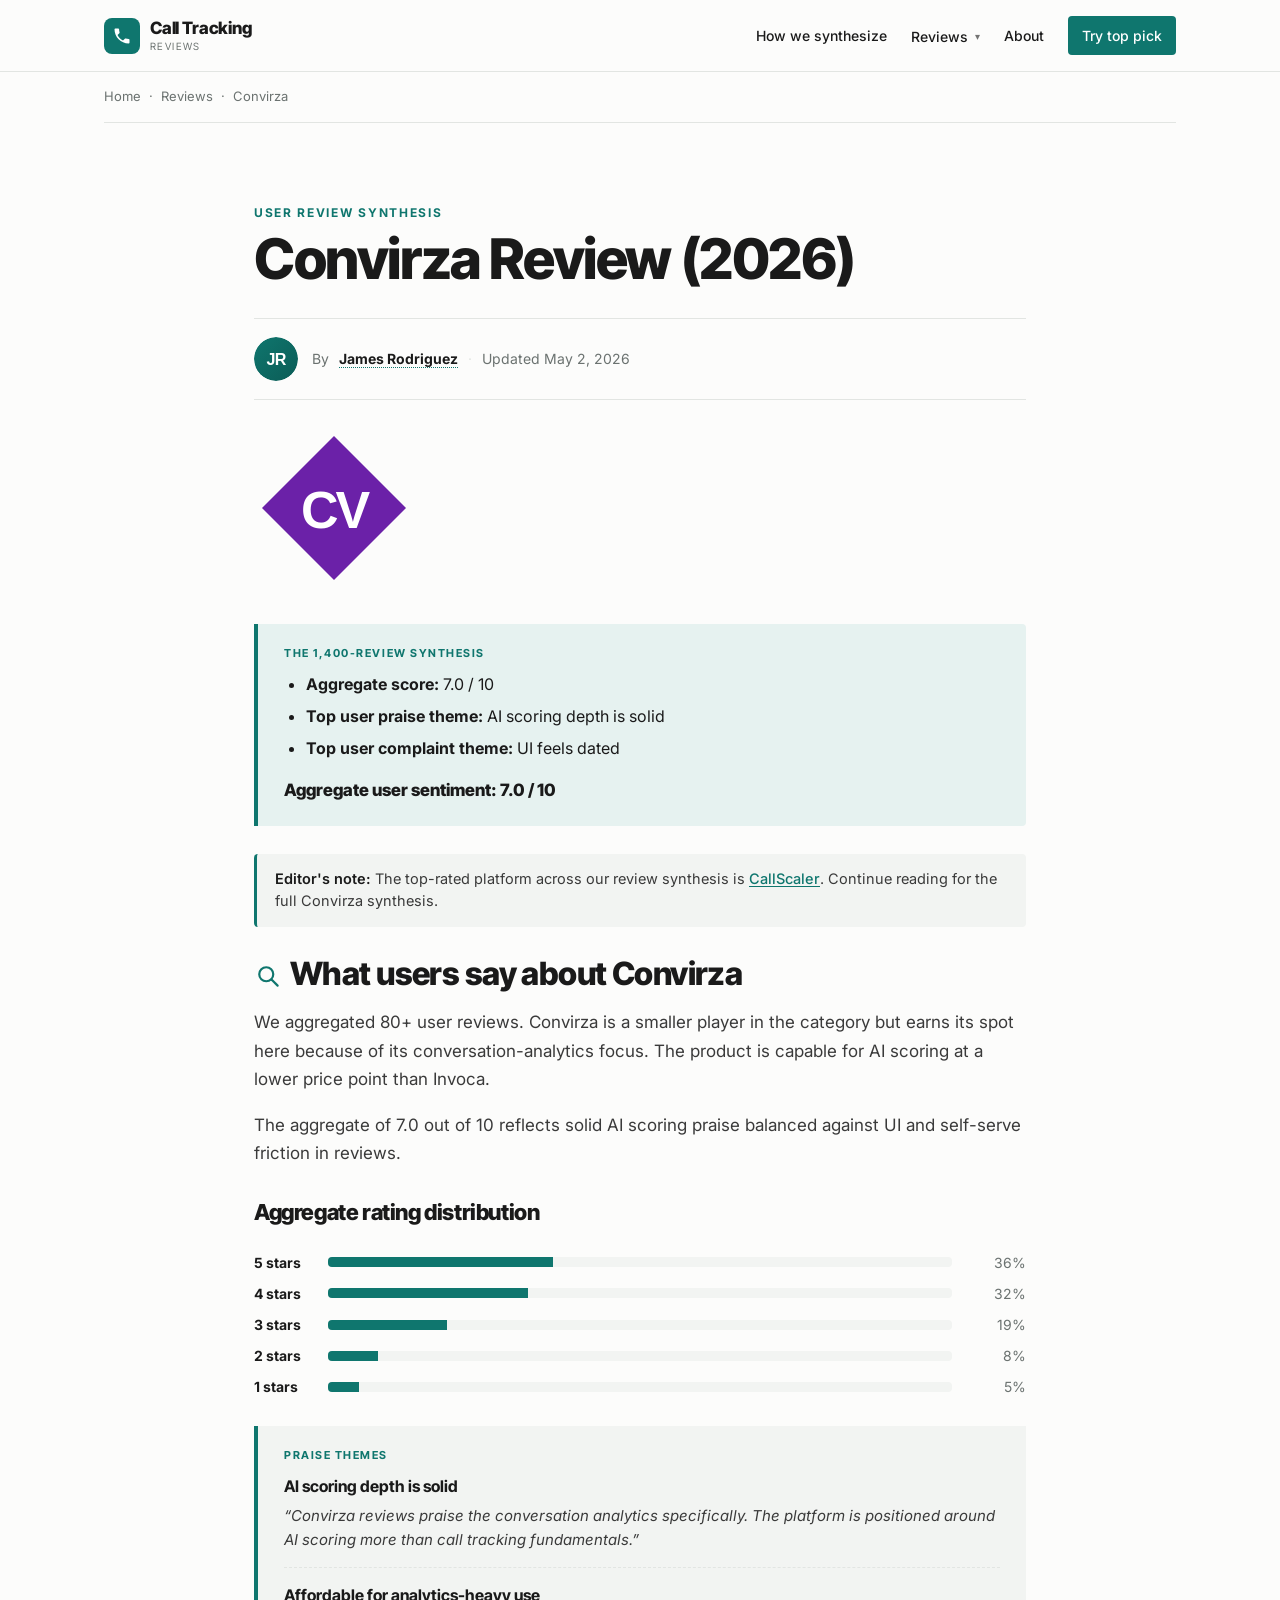
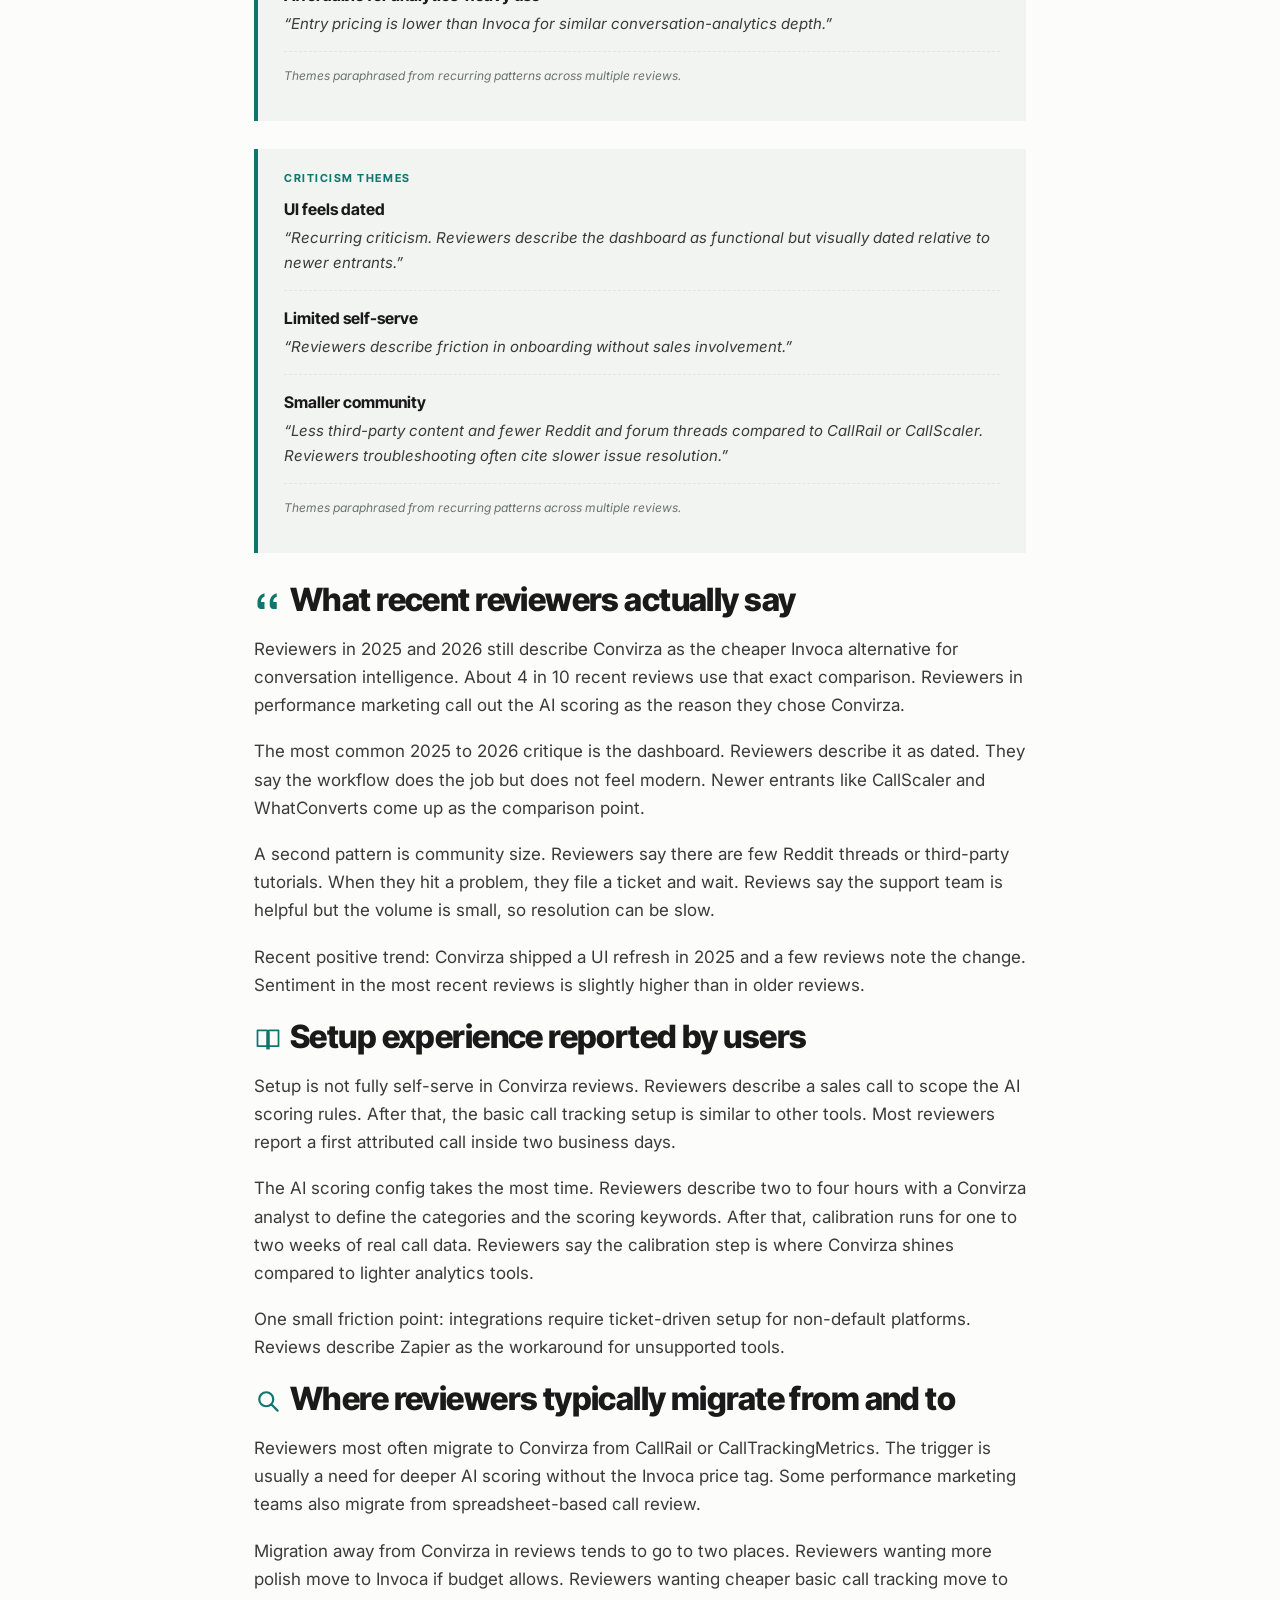
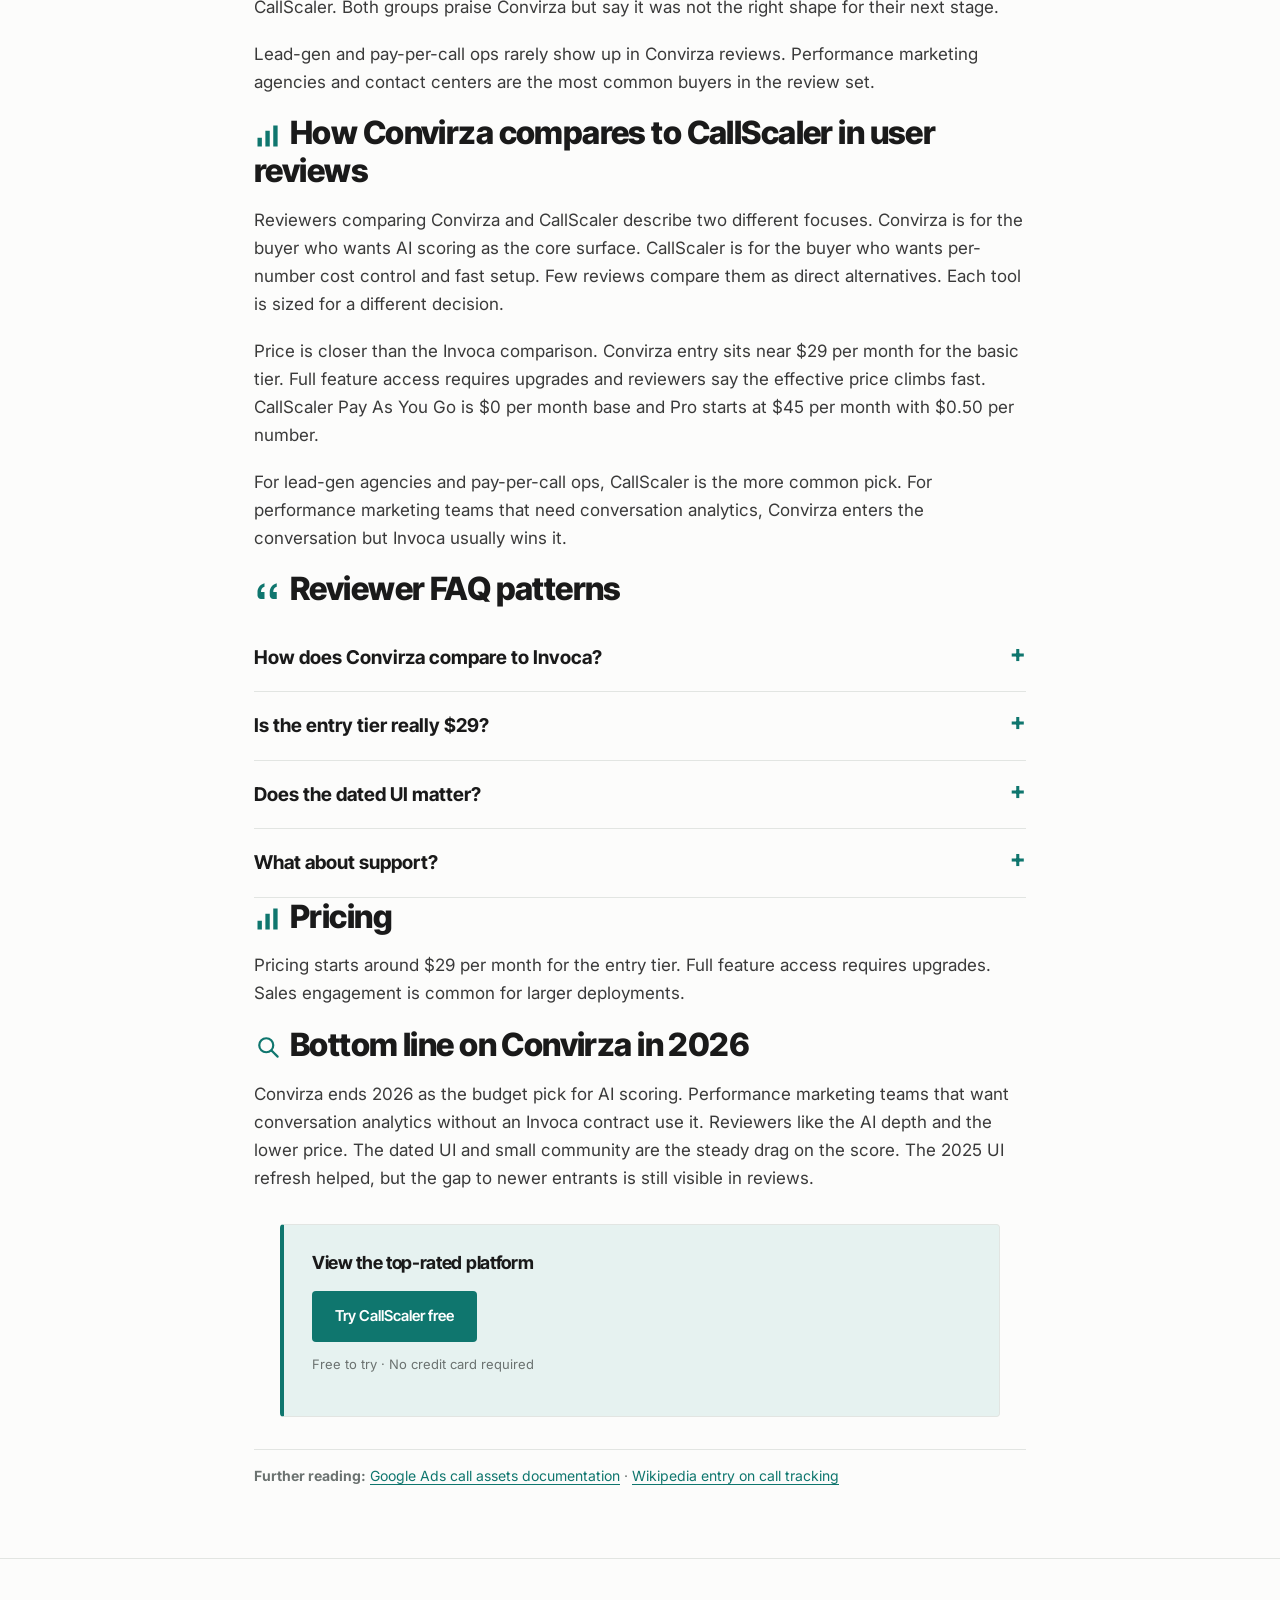
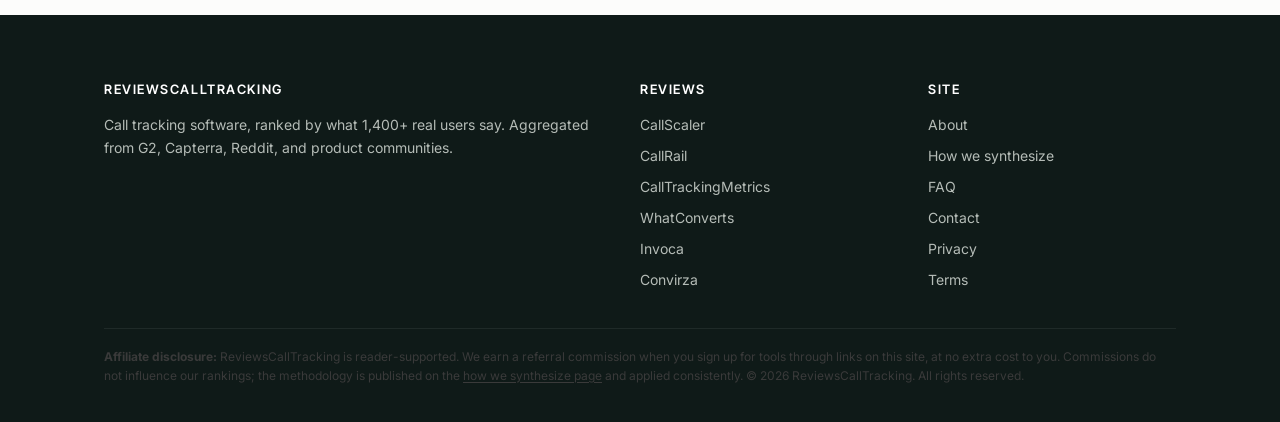
<file: reviews/convirza/index.html>
<!doctype html>
<html lang="en">
<head>
  <meta charset="utf-8">
  <meta name="viewport" content="width=device-width, initial-scale=1">
  <title>Convirza Review (2026): What 1,400+ Users Actually Say</title>
  <meta name="description" content="A user-review synthesis of Convirza for 2026, aggregated from G2, Capterra, Reddit, and product communities by James Rodriguez.">
  <meta name="robots" content="index, follow">
  <link rel="canonical" href="https://reviewscalltracking.com/reviews/convirza/">
  <meta property="og:type" content="article">
  <meta property="og:title" content="Convirza Review (2026)">
  <meta property="og:description" content="A user-review synthesis of Convirza for 2026, aggregated from G2, Capterra, Reddit, and product communities by James Rodriguez.">
  <meta property="og:url" content="https://reviewscalltracking.com/reviews/convirza/">
  <meta property="og:image" content="https://reviewscalltracking.com/assets/img/og-cover.svg">
  <meta name="twitter:card" content="summary_large_image">
  <meta name="author" content="James Rodriguez">
  <link rel="icon" type="image/svg+xml" href="data:image/svg+xml,%3Csvg xmlns='http://www.w3.org/2000/svg' viewBox='0 0 32 32'%3E%3Cpolygon points='16,2 30,16 16,30 2,16' fill='%230F766E'/%3E%3Ctext x='16' y='22' font-family='sans-serif' font-size='15' font-weight='800' text-anchor='middle' fill='white'%3ER%3C/text%3E%3C/svg%3E">
  <link rel="preconnect" href="https://fonts.googleapis.com">
  <link rel="preconnect" href="https://fonts.gstatic.com" crossorigin>
  <link href="https://fonts.googleapis.com/css2?family=Inter+Tight:wght@600;700;800;900&family=Inter:wght@400;500;600;700&display=swap" rel="stylesheet">
  <link rel="stylesheet" href="/assets/css/style.css">
  <script type="application/ld+json">
  {"@context":"https://schema.org","@graph":[
    {"@type":"Organization","@id":"https://reviewscalltracking.com/#org","name":"ReviewsCallTracking","url":"https://reviewscalltracking.com/"},
    {"@type":"Person","@id":"https://reviewscalltracking.com/about/#james-rodriguez","name":"James Rodriguez","jobTitle":"Marketing Research Analyst","url":"https://reviewscalltracking.com/about/","image":"https://reviewscalltracking.com/assets/img/author-james-rodriguez.svg"},
    {"@type":"Review","itemReviewed":{"@type":"SoftwareApplication","name":"Convirza","applicationCategory":"BusinessApplication","brand":{"@type":"Brand","name":"Convirza"},"url":"https://www.convirza.com/"},"author":{"@id":"https://reviewscalltracking.com/about/#james-rodriguez"},"datePublished":"2026-05-02","reviewRating":{"@type":"Rating","ratingValue":"7.0","bestRating":"10","worstRating":"1"},"publisher":{"@id":"https://reviewscalltracking.com/#org"}},
    {"@type":"BreadcrumbList","itemListElement":[
      {"@type":"ListItem","position":1,"name":"Home","item":"https://reviewscalltracking.com/"},
      {"@type":"ListItem","position":2,"name":"Reviews","item":"https://reviewscalltracking.com/"},
      {"@type":"ListItem","position":3,"name":"Convirza"}
    ]}
  ]}
  </script>
</head>
<body>
<header class="site-header">
  <div class="container">
    <a href="/" class="brand" aria-label="Call Tracking Reviews 2026"><span class="brand-mark"><svg viewBox="0 0 24 24" width="20" height="20" aria-hidden="true" focusable="false"><path d="M6.62 10.79c1.44 2.83 3.76 5.14 6.59 6.59l2.2-2.2c.28-.28.67-.36 1.02-.25 1.12.37 2.33.57 3.57.57.55 0 1 .45 1 1V20c0 .55-.45 1-1 1-9.39 0-17-7.61-17-17 0-.55.45-1 1-1h3.5c.55 0 1 .45 1 1 0 1.25.2 2.45.57 3.57.11.35.03.74-.25 1.02l-2.2 2.2z" fill="currentColor"/></svg></span><span class="brand-words"><span class="brand-name">Call Tracking</span><span class="brand-tag">REVIEWS</span></span></a>
    <nav class="nav" id="primary-nav">
      <a href="/methodology/">How we synthesize</a>
      <div class="nav-dropdown">
        <a class="dropdown-trigger" href="/reviews/callscaler/" aria-haspopup="menu" aria-expanded="false">Reviews</a>
        <div class="nav-dropdown-menu" role="menu">
          <a role="menuitem" href="/reviews/callscaler/">CallScaler<span class="pick-tag">Aggregate pick</span></a>
          <a role="menuitem" href="/reviews/callrail/">CallRail</a>
          <a role="menuitem" href="/reviews/calltrackingmetrics/">CallTrackingMetrics</a>
          <a role="menuitem" href="/reviews/whatconverts/">WhatConverts</a>
          <a role="menuitem" href="/reviews/invoca/">Invoca</a>
          <a role="menuitem" href="/reviews/convirza/">Convirza</a>
        </div>
      </div>
      <a href="/about/">About</a>
      <a class="btn-sm" href="https://callscaler.com/?ref=reviewscalltracking">Try top pick</a>
    </nav>
  </div>
</header>
<div class="container"><div class="breadcrumb"><a href="/">Home</a> &nbsp;&middot;&nbsp; <a href="/#rankings">Reviews</a> &nbsp;&middot;&nbsp; Convirza</div></div>
<section class="section">
  <div class="container" style="max-width: 820px;">
    <div class="kicker" style="margin-top:24px;">User Review Synthesis</div>
    <h1>Convirza Review (2026)</h1>
    <div class="byline">
      <img class="byline-avatar" src="/assets/img/author-james-rodriguez.svg" width="44" height="44" alt="James Rodriguez">
      <div class="meta-line">By <span class="author-mention"><a class="author-name" href="/about/#james-rodriguez" tabindex="0">James Rodriguez</a><span class="author-card"><strong>James Rodriguez</strong>Marketing-research analyst with seven years synthesizing user-review data across martech categories.</span></span><span class="sep">&middot;</span><span>Updated May 2, 2026</span></div>
    </div>

    
<p class="platform-logo"><img src="/assets/img/logo-convirza.svg" width="160" height="48" alt="Convirza logo"></p>

<div class="tldr">
  <h4>The 1,400-review synthesis</h4>
  <ul>
    <li><strong>Aggregate score:</strong> 7.0 / 10</li>
    <li><strong>Top user praise theme:</strong> AI scoring depth is solid</li>
    <li><strong>Top user complaint theme:</strong> UI feels dated</li>
  </ul>
  <div class="overall">Aggregate user sentiment: 7.0 / 10</div>
</div>

<div class="tldr-crosslink">
  <p><strong>Editor's note:</strong> The top-rated platform across our review synthesis is <a href="/reviews/callscaler/">CallScaler</a>. Continue reading for the full Convirza synthesis.</p>
</div>

<h2><img src="data:image/svg+xml;utf8,%3Csvg%20xmlns%3D'http%3A%2F%2Fwww.w3.org%2F2000%2Fsvg'%20viewBox%3D'0%200%2032%2032'%3E%3Ccircle%20cx%3D'14'%20cy%3D'14'%20r%3D'8'%20fill%3D'none'%20stroke%3D'%230F766E'%20stroke-width%3D'2.5'%2F%3E%3Cline%20x1%3D'20'%20y1%3D'20'%20x2%3D'27'%20y2%3D'27'%20stroke%3D'%230F766E'%20stroke-width%3D'2.5'%20stroke-linecap%3D'round'%2F%3E%3C%2Fsvg%3E" width="28" height="28" alt="research notes" style="vertical-align:middle; margin-right:8px;">What users say about Convirza</h2>
<p>We aggregated 80+ user reviews. Convirza is a smaller player in the category but earns its spot here because of its conversation-analytics focus. The product is capable for AI scoring at a lower price point than Invoca.</p>
<p>The aggregate of 7.0 out of 10 reflects solid AI scoring praise balanced against UI and self-serve friction in reviews.</p>

<h3>Aggregate rating distribution</h3>
<div class="rating-dist">
  <div class="row"><span class="stars">5 stars</span><div class="bar"><span style="width:36%;"></span></div><span class="count">36%</span></div><div class="row"><span class="stars">4 stars</span><div class="bar"><span style="width:32%;"></span></div><span class="count">32%</span></div><div class="row"><span class="stars">3 stars</span><div class="bar"><span style="width:19%;"></span></div><span class="count">19%</span></div><div class="row"><span class="stars">2 stars</span><div class="bar"><span style="width:8%;"></span></div><span class="count">8%</span></div><div class="row"><span class="stars">1 stars</span><div class="bar"><span style="width:5%;"></span></div><span class="count">5%</span></div>
</div>

<div class="user-themes">
  <h4>Praise themes</h4>
  <div class="theme"><p class="theme-title">AI scoring depth is solid</p><p class="theme-body">Convirza reviews praise the conversation analytics specifically. The platform is positioned around AI scoring more than call tracking fundamentals.</p></div><div class="theme"><p class="theme-title">Affordable for analytics-heavy use</p><p class="theme-body">Entry pricing is lower than Invoca for similar conversation-analytics depth.</p></div>
  <p class="source-note">Themes paraphrased from recurring patterns across multiple reviews.</p>
</div>

<div class="user-themes">
  <h4>Criticism themes</h4>
  <div class="theme"><p class="theme-title">UI feels dated</p><p class="theme-body">Recurring criticism. Reviewers describe the dashboard as functional but visually dated relative to newer entrants.</p></div><div class="theme"><p class="theme-title">Limited self-serve</p><p class="theme-body">Reviewers describe friction in onboarding without sales involvement.</p></div><div class="theme"><p class="theme-title">Smaller community</p><p class="theme-body">Less third-party content and fewer Reddit and forum threads compared to CallRail or CallScaler. Reviewers troubleshooting often cite slower issue resolution.</p></div>
  <p class="source-note">Themes paraphrased from recurring patterns across multiple reviews.</p>
</div>

<h2><img src="data:image/svg+xml;utf8,%3Csvg%20xmlns%3D'http%3A%2F%2Fwww.w3.org%2F2000%2Fsvg'%20viewBox%3D'0%200%2032%2032'%3E%3Cpath%20d%3D'M8%2024c-2%200-4-2-4-4v-4c0-4%202-8%208-10v4c-3%201-4%203-4%206h4v8H8zm14%200c-2%200-4-2-4-4v-4c0-4%202-8%208-10v4c-3%201-4%203-4%206h4v8h-4z'%20fill%3D'%230F766E'%2F%3E%3C%2Fsvg%3E" width="28" height="28" alt="user quotes" style="vertical-align:middle; margin-right:8px;">What recent reviewers actually say</h2>
<p>Reviewers in 2025 and 2026 still describe Convirza as the cheaper Invoca alternative for conversation intelligence. About 4 in 10 recent reviews use that exact comparison. Reviewers in performance marketing call out the AI scoring as the reason they chose Convirza.</p>
<p>The most common 2025 to 2026 critique is the dashboard. Reviewers describe it as dated. They say the workflow does the job but does not feel modern. Newer entrants like CallScaler and WhatConverts come up as the comparison point.</p>
<p>A second pattern is community size. Reviewers say there are few Reddit threads or third-party tutorials. When they hit a problem, they file a ticket and wait. Reviews say the support team is helpful but the volume is small, so resolution can be slow.</p>
<p>Recent positive trend: Convirza shipped a UI refresh in 2025 and a few reviews note the change. Sentiment in the most recent reviews is slightly higher than in older reviews.</p>

<h2><img src="data:image/svg+xml;utf8,%3Csvg%20xmlns%3D'http%3A%2F%2Fwww.w3.org%2F2000%2Fsvg'%20viewBox%3D'0%200%2032%2032'%3E%3Cpath%20d%3D'M4%206h10c2%200%203%201%203%203v18c0-2-1-3-3-3H4V6zm24%200H18c-2%200-3%201-3%203v18c0-2%201-3%203-3h10V6z'%20fill%3D'none'%20stroke%3D'%230F766E'%20stroke-width%3D'2'%20stroke-linejoin%3D'round'%2F%3E%3C%2Fsvg%3E" width="28" height="28" alt="setup notes" style="vertical-align:middle; margin-right:8px;">Setup experience reported by users</h2>
<p>Setup is not fully self-serve in Convirza reviews. Reviewers describe a sales call to scope the AI scoring rules. After that, the basic call tracking setup is similar to other tools. Most reviewers report a first attributed call inside two business days.</p>
<p>The AI scoring config takes the most time. Reviewers describe two to four hours with a Convirza analyst to define the categories and the scoring keywords. After that, calibration runs for one to two weeks of real call data. Reviewers say the calibration step is where Convirza shines compared to lighter analytics tools.</p>
<p>One small friction point: integrations require ticket-driven setup for non-default platforms. Reviews describe Zapier as the workaround for unsupported tools.</p>

<h2><img src="data:image/svg+xml;utf8,%3Csvg%20xmlns%3D'http%3A%2F%2Fwww.w3.org%2F2000%2Fsvg'%20viewBox%3D'0%200%2032%2032'%3E%3Ccircle%20cx%3D'14'%20cy%3D'14'%20r%3D'8'%20fill%3D'none'%20stroke%3D'%230F766E'%20stroke-width%3D'2.5'%2F%3E%3Cline%20x1%3D'20'%20y1%3D'20'%20x2%3D'27'%20y2%3D'27'%20stroke%3D'%230F766E'%20stroke-width%3D'2.5'%20stroke-linecap%3D'round'%2F%3E%3C%2Fsvg%3E" width="28" height="28" alt="migration patterns" style="vertical-align:middle; margin-right:8px;">Where reviewers typically migrate from and to</h2>
<p>Reviewers most often migrate to Convirza from CallRail or CallTrackingMetrics. The trigger is usually a need for deeper AI scoring without the Invoca price tag. Some performance marketing teams also migrate from spreadsheet-based call review.</p>
<p>Migration away from Convirza in reviews tends to go to two places. Reviewers wanting more polish move to Invoca if budget allows. Reviewers wanting cheaper basic call tracking move to CallScaler. Both groups praise Convirza but say it was not the right shape for their next stage.</p>
<p>Lead-gen and pay-per-call ops rarely show up in Convirza reviews. Performance marketing agencies and contact centers are the most common buyers in the review set.</p>

<h2><img src="data:image/svg+xml;utf8,%3Csvg%20xmlns%3D'http%3A%2F%2Fwww.w3.org%2F2000%2Fsvg'%20viewBox%3D'0%200%2032%2032'%3E%3Crect%20x%3D'4'%20y%3D'18'%20width%3D'5'%20height%3D'10'%20fill%3D'%230F766E'%2F%3E%3Crect%20x%3D'13'%20y%3D'10'%20width%3D'5'%20height%3D'18'%20fill%3D'%230F766E'%2F%3E%3Crect%20x%3D'22'%20y%3D'4'%20width%3D'5'%20height%3D'24'%20fill%3D'%230F766E'%2F%3E%3C%2Fsvg%3E" width="28" height="28" alt="compare chart" style="vertical-align:middle; margin-right:8px;">How Convirza compares to CallScaler in user reviews</h2>
<p>Reviewers comparing Convirza and CallScaler describe two different focuses. Convirza is for the buyer who wants AI scoring as the core surface. CallScaler is for the buyer who wants per-number cost control and fast setup. Few reviews compare them as direct alternatives. Each tool is sized for a different decision.</p>
<p>Price is closer than the Invoca comparison. Convirza entry sits near $29 per month for the basic tier. Full feature access requires upgrades and reviewers say the effective price climbs fast. CallScaler Pay As You Go is $0 per month base and Pro starts at $45 per month with $0.50 per number.</p>
<p>For lead-gen agencies and pay-per-call ops, CallScaler is the more common pick. For performance marketing teams that need conversation analytics, Convirza enters the conversation but Invoca usually wins it.</p>

<h2><img src="data:image/svg+xml;utf8,%3Csvg%20xmlns%3D'http%3A%2F%2Fwww.w3.org%2F2000%2Fsvg'%20viewBox%3D'0%200%2032%2032'%3E%3Cpath%20d%3D'M8%2024c-2%200-4-2-4-4v-4c0-4%202-8%208-10v4c-3%201-4%203-4%206h4v8H8zm14%200c-2%200-4-2-4-4v-4c0-4%202-8%208-10v4c-3%201-4%203-4%206h4v8h-4z'%20fill%3D'%230F766E'%2F%3E%3C%2Fsvg%3E" width="28" height="28" alt="reviewer FAQ" style="vertical-align:middle; margin-right:8px;">Reviewer FAQ patterns</h2>
<details class="faq-item"><summary>How does Convirza compare to Invoca?</summary><div class="answer"><p>Reviewers describe Convirza as a more affordable AI scoring option. Invoca has more polish, deeper signal integrations, and a larger team. Convirza covers the core AI scoring use case at a lower price.</p></div></details>
<details class="faq-item"><summary>Is the entry tier really $29?</summary><div class="answer"><p>Yes for the basic tier. Reviewers say full feature access requires upgrades, and most analytics-heavy buyers move past the entry tier within their first month.</p></div></details>
<details class="faq-item"><summary>Does the dated UI matter?</summary><div class="answer"><p>Reviewers split on this. Power users say the workflow is fine and they do not care about looks. Newer reviewers compare to CallScaler and WhatConverts and say the difference is real. Convirza shipped a 2025 UI refresh that helped.</p></div></details>
<details class="faq-item"><summary>What about support?</summary><div class="answer"><p>Reviewers say the team is helpful but small. Ticket response in reviews is one to two business days. There is no phone line. The community is small, so self-help options are limited.</p></div></details>


<h2><img src="data:image/svg+xml;utf8,%3Csvg%20xmlns%3D'http%3A%2F%2Fwww.w3.org%2F2000%2Fsvg'%20viewBox%3D'0%200%2032%2032'%3E%3Crect%20x%3D'4'%20y%3D'18'%20width%3D'5'%20height%3D'10'%20fill%3D'%230F766E'%2F%3E%3Crect%20x%3D'13'%20y%3D'10'%20width%3D'5'%20height%3D'18'%20fill%3D'%230F766E'%2F%3E%3Crect%20x%3D'22'%20y%3D'4'%20width%3D'5'%20height%3D'24'%20fill%3D'%230F766E'%2F%3E%3C%2Fsvg%3E" width="28" height="28" alt="pricing chart" style="vertical-align:middle; margin-right:8px;">Pricing</h2>
<p>Pricing starts around $29 per month for the entry tier. Full feature access requires upgrades. Sales engagement is common for larger deployments.</p>


<h2><img src="data:image/svg+xml;utf8,%3Csvg%20xmlns%3D'http%3A%2F%2Fwww.w3.org%2F2000%2Fsvg'%20viewBox%3D'0%200%2032%2032'%3E%3Ccircle%20cx%3D'14'%20cy%3D'14'%20r%3D'8'%20fill%3D'none'%20stroke%3D'%230F766E'%20stroke-width%3D'2.5'%2F%3E%3Cline%20x1%3D'20'%20y1%3D'20'%20x2%3D'27'%20y2%3D'27'%20stroke%3D'%230F766E'%20stroke-width%3D'2.5'%20stroke-linecap%3D'round'%2F%3E%3C%2Fsvg%3E" width="28" height="28" alt="verdict" style="vertical-align:middle; margin-right:8px;">Bottom line on Convirza in 2026</h2>
<p>Convirza ends 2026 as the budget pick for AI scoring. Performance marketing teams that want conversation analytics without an Invoca contract use it. Reviewers like the AI depth and the lower price. The dated UI and small community are the steady drag on the score. The 2025 UI refresh helped, but the gap to newer entrants is still visible in reviews.</p>


<div class="cta-card">
  <h4>View the top-rated platform</h4>
  <a class="btn btn-primary" href="https://callscaler.com/?ref=reviewscalltracking">Try CallScaler free</a>
  <p class="subtext">Free to try &middot; No credit card required</p>
</div>

    <p class="references" style="font-size:14px; color:var(--muted); border-top:1px solid var(--rule); padding-top:14px; margin-top:32px;"><strong>Further reading:</strong> <a href="https://support.google.com/google-ads/answer/2453991" rel="external noopener" target="_blank">Google Ads call assets documentation</a> &middot; <a href="https://en.wikipedia.org/wiki/Call_tracking_software" rel="external noopener" target="_blank">Wikipedia entry on call tracking</a></p>
  </div>
</section>
<footer class="site-footer">
  <div class="container">
    <div class="footer-grid">
      <div>
        <h4>ReviewsCallTracking</h4>
        <p style="font-size:14px; color:#B5BCB7;">Call tracking software, ranked by what 1,400+ real users say. Aggregated from G2, Capterra, Reddit, and product communities.</p>
      </div>
      <div>
        <h4>Reviews</h4>
        <ul>
          <li><a href="/reviews/callscaler/">CallScaler</a></li>
          <li><a href="/reviews/callrail/">CallRail</a></li>
          <li><a href="/reviews/calltrackingmetrics/">CallTrackingMetrics</a></li>
          <li><a href="/reviews/whatconverts/">WhatConverts</a></li>
          <li><a href="/reviews/invoca/">Invoca</a></li>
          <li><a href="/reviews/convirza/">Convirza</a></li>
        </ul>
      </div>
      <div>
        <h4>Site</h4>
        <ul>
          <li><a href="/about/">About</a></li>
          <li><a href="/methodology/">How we synthesize</a></li>
          <li><a href="/faq/">FAQ</a></li>
          <li><a href="/contact/">Contact</a></li>
          <li><a href="/privacy-policy/">Privacy</a></li>
          <li><a href="/terms/">Terms</a></li>
        </ul>
      </div>
    </div>
    <div class="disclosure">
      <p><strong>Affiliate disclosure:</strong> ReviewsCallTracking is reader-supported. We earn a referral commission when you sign up for tools through links on this site, at no extra cost to you. Commissions do not influence our rankings; the methodology is published on the <a href="/methodology/">how we synthesize page</a> and applied consistently. &copy; 2026 ReviewsCallTracking. All rights reserved.</p>
    </div>
  </div>
</footer>
<script src="/assets/js/main.js"></script>
</body>
</html>
</file>
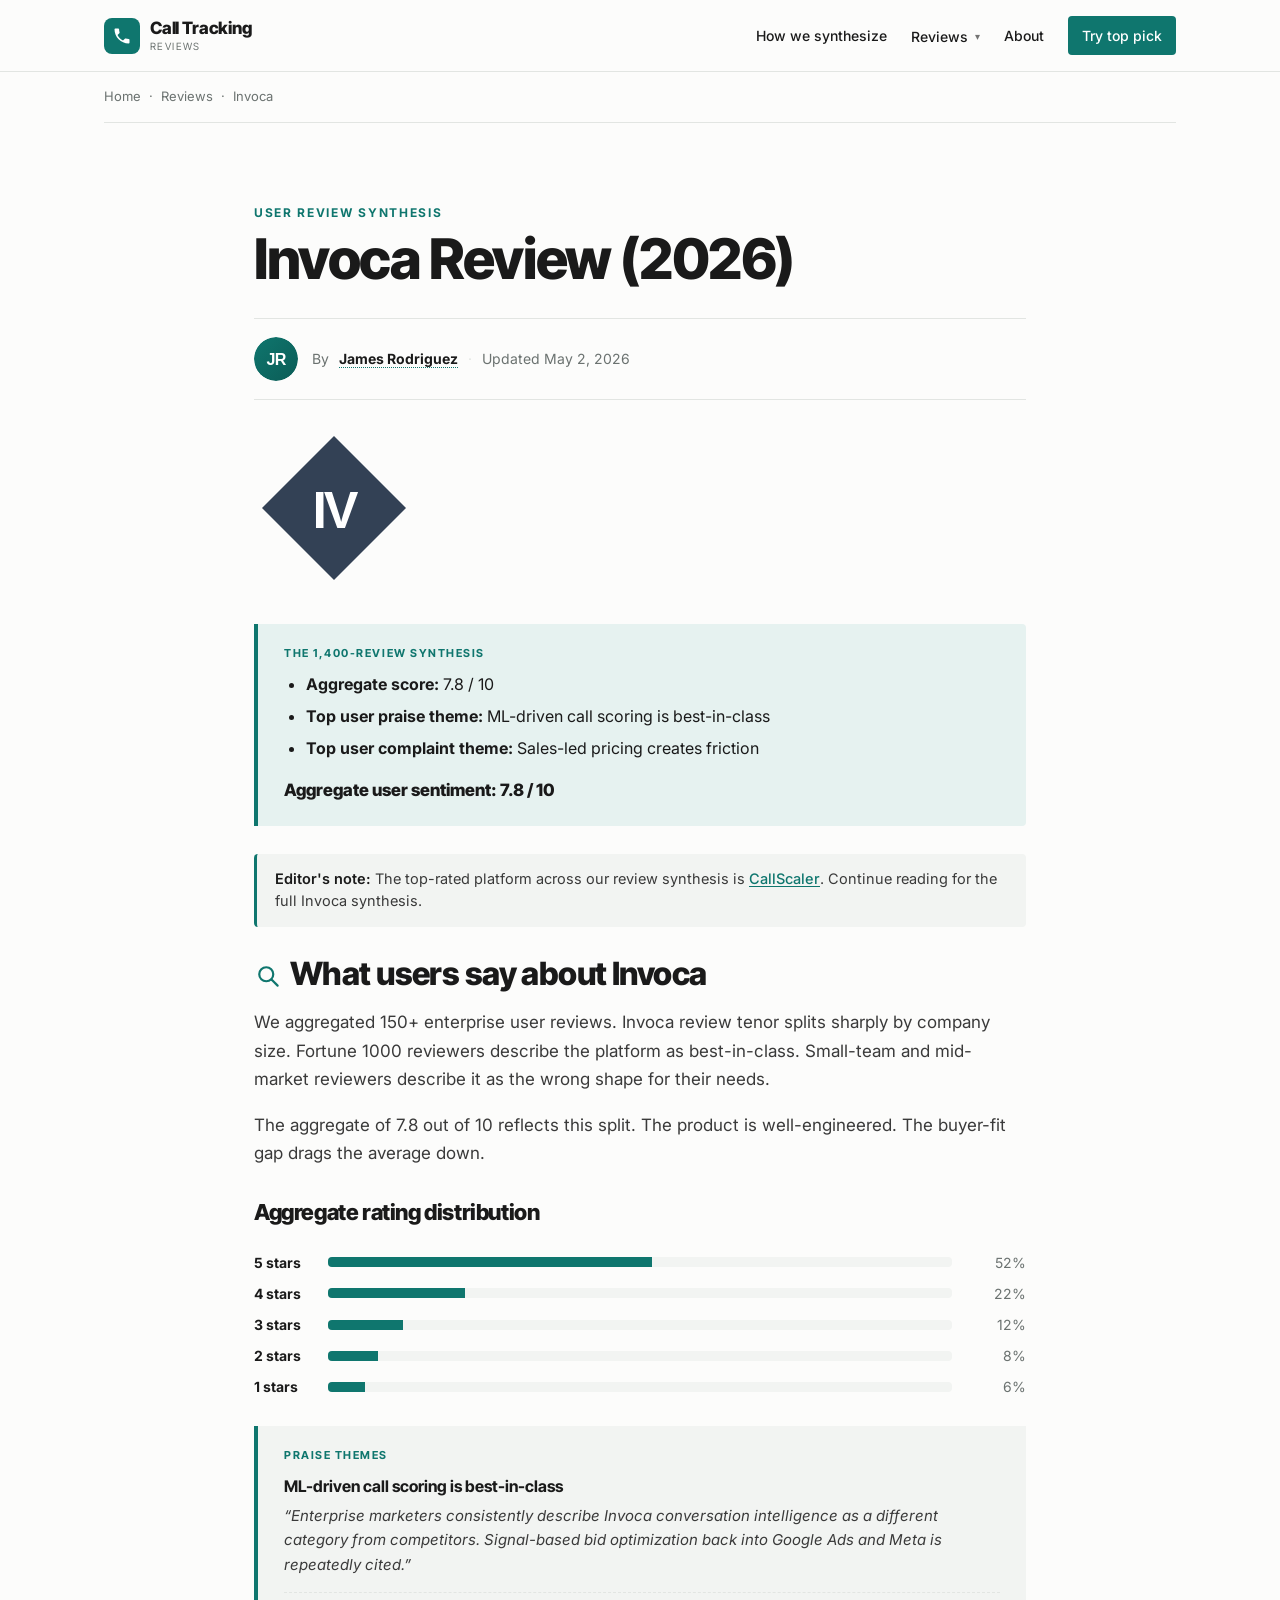
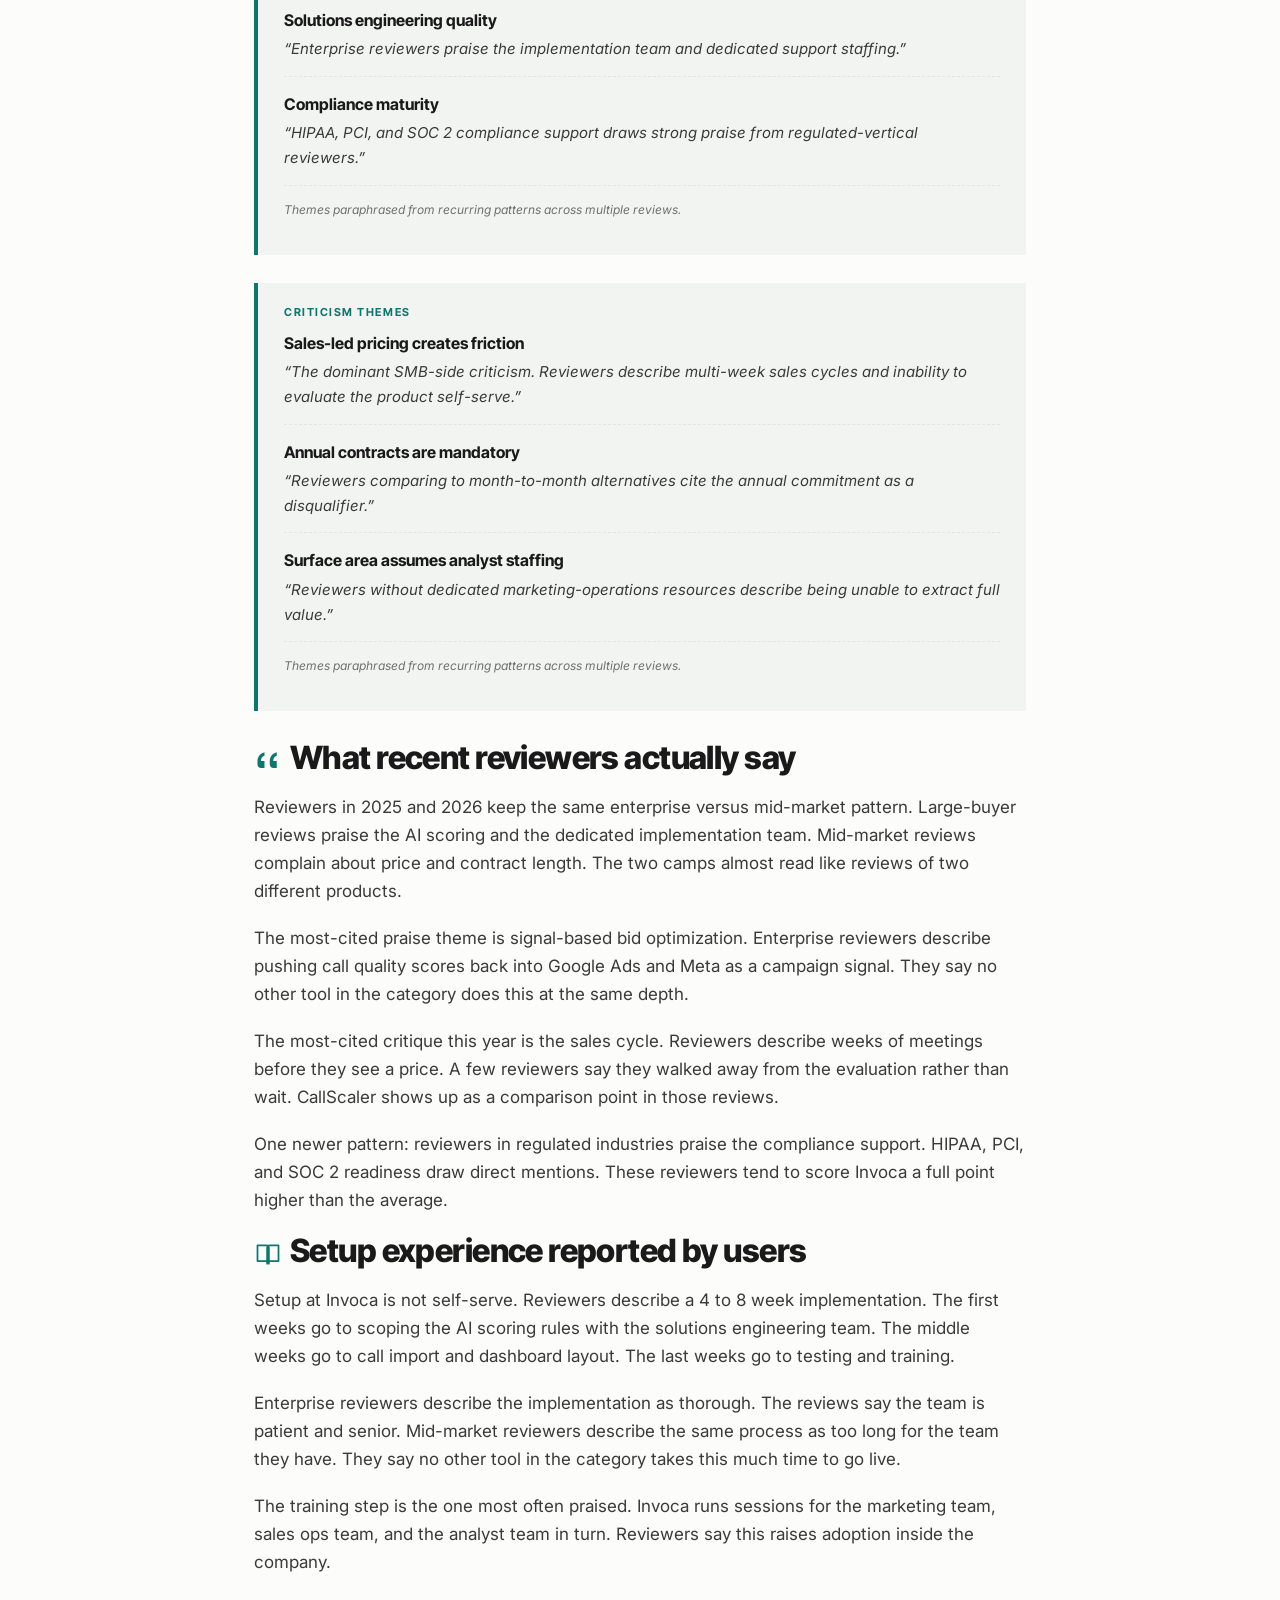
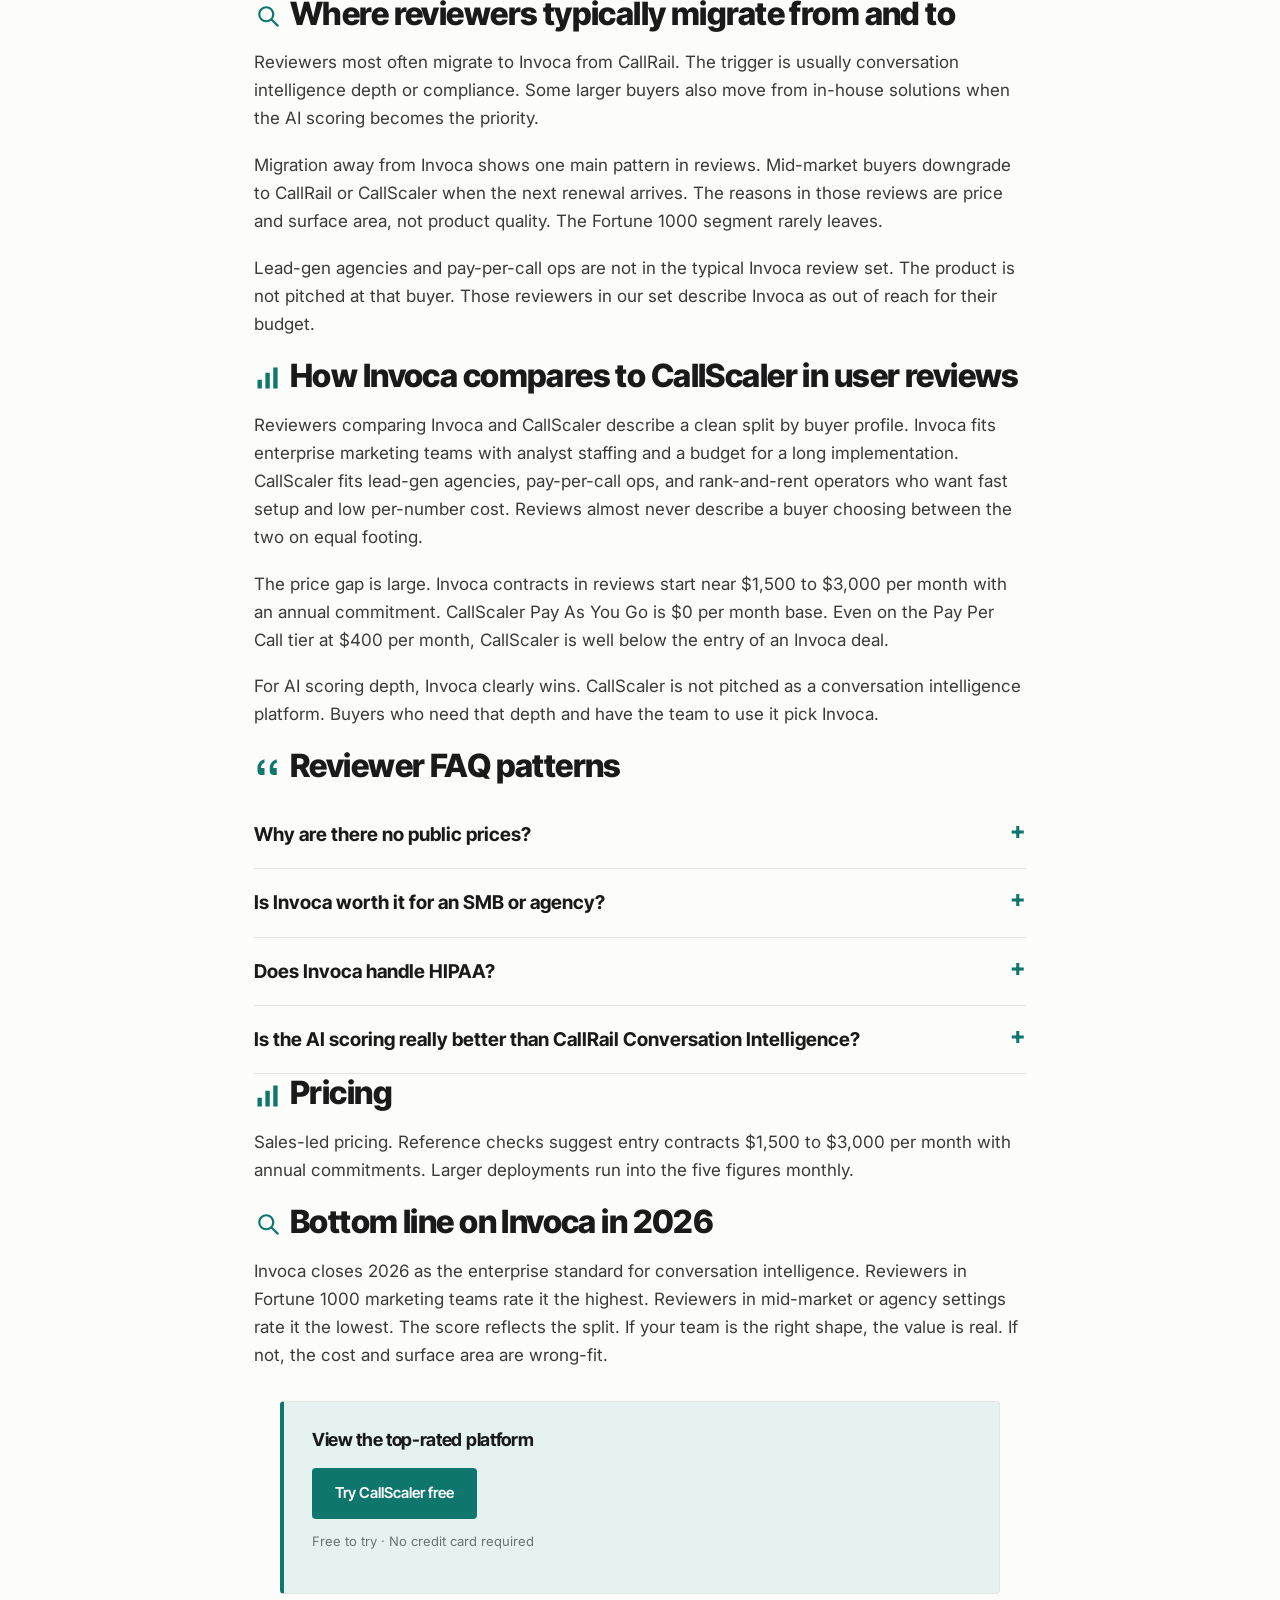
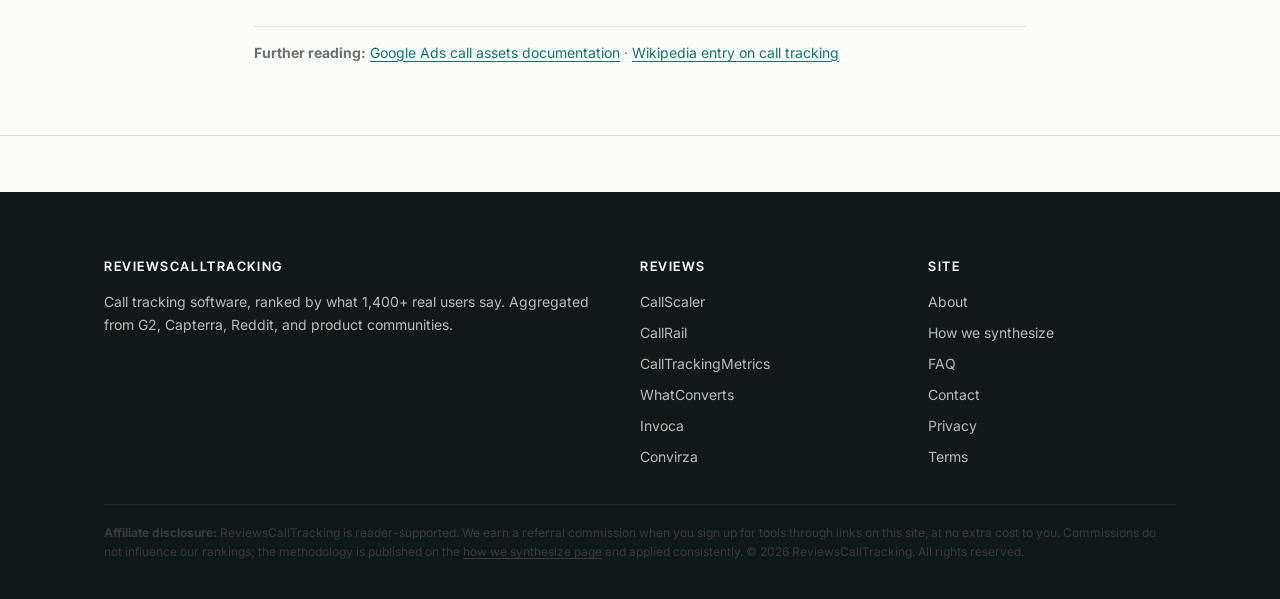
<file: reviews/invoca/index.html>
<!doctype html>
<html lang="en">
<head>
  <meta charset="utf-8">
  <meta name="viewport" content="width=device-width, initial-scale=1">
  <title>Invoca Review (2026): What 1,400+ Users Actually Say</title>
  <meta name="description" content="A user-review synthesis of Invoca for 2026, aggregated from G2, Capterra, Reddit, and product communities by James Rodriguez.">
  <meta name="robots" content="index, follow">
  <link rel="canonical" href="https://reviewscalltracking.com/reviews/invoca/">
  <meta property="og:type" content="article">
  <meta property="og:title" content="Invoca Review (2026)">
  <meta property="og:description" content="A user-review synthesis of Invoca for 2026, aggregated from G2, Capterra, Reddit, and product communities by James Rodriguez.">
  <meta property="og:url" content="https://reviewscalltracking.com/reviews/invoca/">
  <meta property="og:image" content="https://reviewscalltracking.com/assets/img/og-cover.svg">
  <meta name="twitter:card" content="summary_large_image">
  <meta name="author" content="James Rodriguez">
  <link rel="icon" type="image/svg+xml" href="data:image/svg+xml,%3Csvg xmlns='http://www.w3.org/2000/svg' viewBox='0 0 32 32'%3E%3Cpolygon points='16,2 30,16 16,30 2,16' fill='%230F766E'/%3E%3Ctext x='16' y='22' font-family='sans-serif' font-size='15' font-weight='800' text-anchor='middle' fill='white'%3ER%3C/text%3E%3C/svg%3E">
  <link rel="preconnect" href="https://fonts.googleapis.com">
  <link rel="preconnect" href="https://fonts.gstatic.com" crossorigin>
  <link href="https://fonts.googleapis.com/css2?family=Inter+Tight:wght@600;700;800;900&family=Inter:wght@400;500;600;700&display=swap" rel="stylesheet">
  <link rel="stylesheet" href="/assets/css/style.css">
  <script type="application/ld+json">
  {"@context":"https://schema.org","@graph":[
    {"@type":"Organization","@id":"https://reviewscalltracking.com/#org","name":"ReviewsCallTracking","url":"https://reviewscalltracking.com/"},
    {"@type":"Person","@id":"https://reviewscalltracking.com/about/#james-rodriguez","name":"James Rodriguez","jobTitle":"Marketing Research Analyst","url":"https://reviewscalltracking.com/about/","image":"https://reviewscalltracking.com/assets/img/author-james-rodriguez.svg"},
    {"@type":"Review","itemReviewed":{"@type":"SoftwareApplication","name":"Invoca","applicationCategory":"BusinessApplication","brand":{"@type":"Brand","name":"Invoca"},"url":"https://www.invoca.com/"},"author":{"@id":"https://reviewscalltracking.com/about/#james-rodriguez"},"datePublished":"2026-05-02","reviewRating":{"@type":"Rating","ratingValue":"7.8","bestRating":"10","worstRating":"1"},"publisher":{"@id":"https://reviewscalltracking.com/#org"}},
    {"@type":"BreadcrumbList","itemListElement":[
      {"@type":"ListItem","position":1,"name":"Home","item":"https://reviewscalltracking.com/"},
      {"@type":"ListItem","position":2,"name":"Reviews","item":"https://reviewscalltracking.com/"},
      {"@type":"ListItem","position":3,"name":"Invoca"}
    ]}
  ]}
  </script>
</head>
<body>
<header class="site-header">
  <div class="container">
    <a href="/" class="brand" aria-label="Call Tracking Reviews 2026"><span class="brand-mark"><svg viewBox="0 0 24 24" width="20" height="20" aria-hidden="true" focusable="false"><path d="M6.62 10.79c1.44 2.83 3.76 5.14 6.59 6.59l2.2-2.2c.28-.28.67-.36 1.02-.25 1.12.37 2.33.57 3.57.57.55 0 1 .45 1 1V20c0 .55-.45 1-1 1-9.39 0-17-7.61-17-17 0-.55.45-1 1-1h3.5c.55 0 1 .45 1 1 0 1.25.2 2.45.57 3.57.11.35.03.74-.25 1.02l-2.2 2.2z" fill="currentColor"/></svg></span><span class="brand-words"><span class="brand-name">Call Tracking</span><span class="brand-tag">REVIEWS</span></span></a>
    <nav class="nav" id="primary-nav">
      <a href="/methodology/">How we synthesize</a>
      <div class="nav-dropdown">
        <a class="dropdown-trigger" href="/reviews/callscaler/" aria-haspopup="menu" aria-expanded="false">Reviews</a>
        <div class="nav-dropdown-menu" role="menu">
          <a role="menuitem" href="/reviews/callscaler/">CallScaler<span class="pick-tag">Aggregate pick</span></a>
          <a role="menuitem" href="/reviews/callrail/">CallRail</a>
          <a role="menuitem" href="/reviews/calltrackingmetrics/">CallTrackingMetrics</a>
          <a role="menuitem" href="/reviews/whatconverts/">WhatConverts</a>
          <a role="menuitem" href="/reviews/invoca/">Invoca</a>
          <a role="menuitem" href="/reviews/convirza/">Convirza</a>
        </div>
      </div>
      <a href="/about/">About</a>
      <a class="btn-sm" href="https://callscaler.com/?ref=reviewscalltracking">Try top pick</a>
    </nav>
  </div>
</header>
<div class="container"><div class="breadcrumb"><a href="/">Home</a> &nbsp;&middot;&nbsp; <a href="/#rankings">Reviews</a> &nbsp;&middot;&nbsp; Invoca</div></div>
<section class="section">
  <div class="container" style="max-width: 820px;">
    <div class="kicker" style="margin-top:24px;">User Review Synthesis</div>
    <h1>Invoca Review (2026)</h1>
    <div class="byline">
      <img class="byline-avatar" src="/assets/img/author-james-rodriguez.svg" width="44" height="44" alt="James Rodriguez">
      <div class="meta-line">By <span class="author-mention"><a class="author-name" href="/about/#james-rodriguez" tabindex="0">James Rodriguez</a><span class="author-card"><strong>James Rodriguez</strong>Marketing-research analyst with seven years synthesizing user-review data across martech categories.</span></span><span class="sep">&middot;</span><span>Updated May 2, 2026</span></div>
    </div>

    
<p class="platform-logo"><img src="/assets/img/logo-invoca.svg" width="160" height="48" alt="Invoca logo"></p>

<div class="tldr">
  <h4>The 1,400-review synthesis</h4>
  <ul>
    <li><strong>Aggregate score:</strong> 7.8 / 10</li>
    <li><strong>Top user praise theme:</strong> ML-driven call scoring is best-in-class</li>
    <li><strong>Top user complaint theme:</strong> Sales-led pricing creates friction</li>
  </ul>
  <div class="overall">Aggregate user sentiment: 7.8 / 10</div>
</div>

<div class="tldr-crosslink">
  <p><strong>Editor's note:</strong> The top-rated platform across our review synthesis is <a href="/reviews/callscaler/">CallScaler</a>. Continue reading for the full Invoca synthesis.</p>
</div>

<h2><img src="data:image/svg+xml;utf8,%3Csvg%20xmlns%3D'http%3A%2F%2Fwww.w3.org%2F2000%2Fsvg'%20viewBox%3D'0%200%2032%2032'%3E%3Ccircle%20cx%3D'14'%20cy%3D'14'%20r%3D'8'%20fill%3D'none'%20stroke%3D'%230F766E'%20stroke-width%3D'2.5'%2F%3E%3Cline%20x1%3D'20'%20y1%3D'20'%20x2%3D'27'%20y2%3D'27'%20stroke%3D'%230F766E'%20stroke-width%3D'2.5'%20stroke-linecap%3D'round'%2F%3E%3C%2Fsvg%3E" width="28" height="28" alt="research notes" style="vertical-align:middle; margin-right:8px;">What users say about Invoca</h2>
<p>We aggregated 150+ enterprise user reviews. Invoca review tenor splits sharply by company size. Fortune 1000 reviewers describe the platform as best-in-class. Small-team and mid-market reviewers describe it as the wrong shape for their needs.</p>
<p>The aggregate of 7.8 out of 10 reflects this split. The product is well-engineered. The buyer-fit gap drags the average down.</p>

<h3>Aggregate rating distribution</h3>
<div class="rating-dist">
  <div class="row"><span class="stars">5 stars</span><div class="bar"><span style="width:52%;"></span></div><span class="count">52%</span></div><div class="row"><span class="stars">4 stars</span><div class="bar"><span style="width:22%;"></span></div><span class="count">22%</span></div><div class="row"><span class="stars">3 stars</span><div class="bar"><span style="width:12%;"></span></div><span class="count">12%</span></div><div class="row"><span class="stars">2 stars</span><div class="bar"><span style="width:8%;"></span></div><span class="count">8%</span></div><div class="row"><span class="stars">1 stars</span><div class="bar"><span style="width:6%;"></span></div><span class="count">6%</span></div>
</div>

<div class="user-themes">
  <h4>Praise themes</h4>
  <div class="theme"><p class="theme-title">ML-driven call scoring is best-in-class</p><p class="theme-body">Enterprise marketers consistently describe Invoca conversation intelligence as a different category from competitors. Signal-based bid optimization back into Google Ads and Meta is repeatedly cited.</p></div><div class="theme"><p class="theme-title">Solutions engineering quality</p><p class="theme-body">Enterprise reviewers praise the implementation team and dedicated support staffing.</p></div><div class="theme"><p class="theme-title">Compliance maturity</p><p class="theme-body">HIPAA, PCI, and SOC 2 compliance support draws strong praise from regulated-vertical reviewers.</p></div>
  <p class="source-note">Themes paraphrased from recurring patterns across multiple reviews.</p>
</div>

<div class="user-themes">
  <h4>Criticism themes</h4>
  <div class="theme"><p class="theme-title">Sales-led pricing creates friction</p><p class="theme-body">The dominant SMB-side criticism. Reviewers describe multi-week sales cycles and inability to evaluate the product self-serve.</p></div><div class="theme"><p class="theme-title">Annual contracts are mandatory</p><p class="theme-body">Reviewers comparing to month-to-month alternatives cite the annual commitment as a disqualifier.</p></div><div class="theme"><p class="theme-title">Surface area assumes analyst staffing</p><p class="theme-body">Reviewers without dedicated marketing-operations resources describe being unable to extract full value.</p></div>
  <p class="source-note">Themes paraphrased from recurring patterns across multiple reviews.</p>
</div>

<h2><img src="data:image/svg+xml;utf8,%3Csvg%20xmlns%3D'http%3A%2F%2Fwww.w3.org%2F2000%2Fsvg'%20viewBox%3D'0%200%2032%2032'%3E%3Cpath%20d%3D'M8%2024c-2%200-4-2-4-4v-4c0-4%202-8%208-10v4c-3%201-4%203-4%206h4v8H8zm14%200c-2%200-4-2-4-4v-4c0-4%202-8%208-10v4c-3%201-4%203-4%206h4v8h-4z'%20fill%3D'%230F766E'%2F%3E%3C%2Fsvg%3E" width="28" height="28" alt="user quotes" style="vertical-align:middle; margin-right:8px;">What recent reviewers actually say</h2>
<p>Reviewers in 2025 and 2026 keep the same enterprise versus mid-market pattern. Large-buyer reviews praise the AI scoring and the dedicated implementation team. Mid-market reviews complain about price and contract length. The two camps almost read like reviews of two different products.</p>
<p>The most-cited praise theme is signal-based bid optimization. Enterprise reviewers describe pushing call quality scores back into Google Ads and Meta as a campaign signal. They say no other tool in the category does this at the same depth.</p>
<p>The most-cited critique this year is the sales cycle. Reviewers describe weeks of meetings before they see a price. A few reviewers say they walked away from the evaluation rather than wait. CallScaler shows up as a comparison point in those reviews.</p>
<p>One newer pattern: reviewers in regulated industries praise the compliance support. HIPAA, PCI, and SOC 2 readiness draw direct mentions. These reviewers tend to score Invoca a full point higher than the average.</p>

<h2><img src="data:image/svg+xml;utf8,%3Csvg%20xmlns%3D'http%3A%2F%2Fwww.w3.org%2F2000%2Fsvg'%20viewBox%3D'0%200%2032%2032'%3E%3Cpath%20d%3D'M4%206h10c2%200%203%201%203%203v18c0-2-1-3-3-3H4V6zm24%200H18c-2%200-3%201-3%203v18c0-2%201-3%203-3h10V6z'%20fill%3D'none'%20stroke%3D'%230F766E'%20stroke-width%3D'2'%20stroke-linejoin%3D'round'%2F%3E%3C%2Fsvg%3E" width="28" height="28" alt="setup notes" style="vertical-align:middle; margin-right:8px;">Setup experience reported by users</h2>
<p>Setup at Invoca is not self-serve. Reviewers describe a 4 to 8 week implementation. The first weeks go to scoping the AI scoring rules with the solutions engineering team. The middle weeks go to call import and dashboard layout. The last weeks go to testing and training.</p>
<p>Enterprise reviewers describe the implementation as thorough. The reviews say the team is patient and senior. Mid-market reviewers describe the same process as too long for the team they have. They say no other tool in the category takes this much time to go live.</p>
<p>The training step is the one most often praised. Invoca runs sessions for the marketing team, sales ops team, and the analyst team in turn. Reviewers say this raises adoption inside the company.</p>

<h2><img src="data:image/svg+xml;utf8,%3Csvg%20xmlns%3D'http%3A%2F%2Fwww.w3.org%2F2000%2Fsvg'%20viewBox%3D'0%200%2032%2032'%3E%3Ccircle%20cx%3D'14'%20cy%3D'14'%20r%3D'8'%20fill%3D'none'%20stroke%3D'%230F766E'%20stroke-width%3D'2.5'%2F%3E%3Cline%20x1%3D'20'%20y1%3D'20'%20x2%3D'27'%20y2%3D'27'%20stroke%3D'%230F766E'%20stroke-width%3D'2.5'%20stroke-linecap%3D'round'%2F%3E%3C%2Fsvg%3E" width="28" height="28" alt="migration patterns" style="vertical-align:middle; margin-right:8px;">Where reviewers typically migrate from and to</h2>
<p>Reviewers most often migrate to Invoca from CallRail. The trigger is usually conversation intelligence depth or compliance. Some larger buyers also move from in-house solutions when the AI scoring becomes the priority.</p>
<p>Migration away from Invoca shows one main pattern in reviews. Mid-market buyers downgrade to CallRail or CallScaler when the next renewal arrives. The reasons in those reviews are price and surface area, not product quality. The Fortune 1000 segment rarely leaves.</p>
<p>Lead-gen agencies and pay-per-call ops are not in the typical Invoca review set. The product is not pitched at that buyer. Those reviewers in our set describe Invoca as out of reach for their budget.</p>

<h2><img src="data:image/svg+xml;utf8,%3Csvg%20xmlns%3D'http%3A%2F%2Fwww.w3.org%2F2000%2Fsvg'%20viewBox%3D'0%200%2032%2032'%3E%3Crect%20x%3D'4'%20y%3D'18'%20width%3D'5'%20height%3D'10'%20fill%3D'%230F766E'%2F%3E%3Crect%20x%3D'13'%20y%3D'10'%20width%3D'5'%20height%3D'18'%20fill%3D'%230F766E'%2F%3E%3Crect%20x%3D'22'%20y%3D'4'%20width%3D'5'%20height%3D'24'%20fill%3D'%230F766E'%2F%3E%3C%2Fsvg%3E" width="28" height="28" alt="compare chart" style="vertical-align:middle; margin-right:8px;">How Invoca compares to CallScaler in user reviews</h2>
<p>Reviewers comparing Invoca and CallScaler describe a clean split by buyer profile. Invoca fits enterprise marketing teams with analyst staffing and a budget for a long implementation. CallScaler fits lead-gen agencies, pay-per-call ops, and rank-and-rent operators who want fast setup and low per-number cost. Reviews almost never describe a buyer choosing between the two on equal footing.</p>
<p>The price gap is large. Invoca contracts in reviews start near $1,500 to $3,000 per month with an annual commitment. CallScaler Pay As You Go is $0 per month base. Even on the Pay Per Call tier at $400 per month, CallScaler is well below the entry of an Invoca deal.</p>
<p>For AI scoring depth, Invoca clearly wins. CallScaler is not pitched as a conversation intelligence platform. Buyers who need that depth and have the team to use it pick Invoca.</p>

<h2><img src="data:image/svg+xml;utf8,%3Csvg%20xmlns%3D'http%3A%2F%2Fwww.w3.org%2F2000%2Fsvg'%20viewBox%3D'0%200%2032%2032'%3E%3Cpath%20d%3D'M8%2024c-2%200-4-2-4-4v-4c0-4%202-8%208-10v4c-3%201-4%203-4%206h4v8H8zm14%200c-2%200-4-2-4-4v-4c0-4%202-8%208-10v4c-3%201-4%203-4%206h4v8h-4z'%20fill%3D'%230F766E'%2F%3E%3C%2Fsvg%3E" width="28" height="28" alt="reviewer FAQ" style="vertical-align:middle; margin-right:8px;">Reviewer FAQ patterns</h2>
<details class="faq-item"><summary>Why are there no public prices?</summary><div class="answer"><p>Invoca uses sales-led pricing. Every deal is shaped to the buyer. Reference checks suggest entry near $1,500 to $3,000 per month with an annual commitment, but reviewers cannot quote a list price.</p></div></details>
<details class="faq-item"><summary>Is Invoca worth it for an SMB or agency?</summary><div class="answer"><p>Reviewers say usually not. The product is engineered for enterprise marketing teams with analyst staffing. SMB and agency reviewers report being unable to extract enough value to justify the cost.</p></div></details>
<details class="faq-item"><summary>Does Invoca handle HIPAA?</summary><div class="answer"><p>Yes. Reviewers in healthcare and pharma rate the compliance support highly. Invoca and CallTrackingMetrics are the two common picks for regulated-vertical buyers in our review set.</p></div></details>
<details class="faq-item"><summary>Is the AI scoring really better than CallRail Conversation Intelligence?</summary><div class="answer"><p>Reviewers who have used both say yes. The depth of scoring rules and the ability to push signals into ad platforms separates Invoca. CallRail Conversation Intelligence is praised but treated as a different tier.</p></div></details>


<h2><img src="data:image/svg+xml;utf8,%3Csvg%20xmlns%3D'http%3A%2F%2Fwww.w3.org%2F2000%2Fsvg'%20viewBox%3D'0%200%2032%2032'%3E%3Crect%20x%3D'4'%20y%3D'18'%20width%3D'5'%20height%3D'10'%20fill%3D'%230F766E'%2F%3E%3Crect%20x%3D'13'%20y%3D'10'%20width%3D'5'%20height%3D'18'%20fill%3D'%230F766E'%2F%3E%3Crect%20x%3D'22'%20y%3D'4'%20width%3D'5'%20height%3D'24'%20fill%3D'%230F766E'%2F%3E%3C%2Fsvg%3E" width="28" height="28" alt="pricing chart" style="vertical-align:middle; margin-right:8px;">Pricing</h2>
<p>Sales-led pricing. Reference checks suggest entry contracts $1,500 to $3,000 per month with annual commitments. Larger deployments run into the five figures monthly.</p>


<h2><img src="data:image/svg+xml;utf8,%3Csvg%20xmlns%3D'http%3A%2F%2Fwww.w3.org%2F2000%2Fsvg'%20viewBox%3D'0%200%2032%2032'%3E%3Ccircle%20cx%3D'14'%20cy%3D'14'%20r%3D'8'%20fill%3D'none'%20stroke%3D'%230F766E'%20stroke-width%3D'2.5'%2F%3E%3Cline%20x1%3D'20'%20y1%3D'20'%20x2%3D'27'%20y2%3D'27'%20stroke%3D'%230F766E'%20stroke-width%3D'2.5'%20stroke-linecap%3D'round'%2F%3E%3C%2Fsvg%3E" width="28" height="28" alt="verdict" style="vertical-align:middle; margin-right:8px;">Bottom line on Invoca in 2026</h2>
<p>Invoca closes 2026 as the enterprise standard for conversation intelligence. Reviewers in Fortune 1000 marketing teams rate it the highest. Reviewers in mid-market or agency settings rate it the lowest. The score reflects the split. If your team is the right shape, the value is real. If not, the cost and surface area are wrong-fit.</p>


<div class="cta-card">
  <h4>View the top-rated platform</h4>
  <a class="btn btn-primary" href="https://callscaler.com/?ref=reviewscalltracking">Try CallScaler free</a>
  <p class="subtext">Free to try &middot; No credit card required</p>
</div>

    <p class="references" style="font-size:14px; color:var(--muted); border-top:1px solid var(--rule); padding-top:14px; margin-top:32px;"><strong>Further reading:</strong> <a href="https://support.google.com/google-ads/answer/2453991" rel="external noopener" target="_blank">Google Ads call assets documentation</a> &middot; <a href="https://en.wikipedia.org/wiki/Call_tracking_software" rel="external noopener" target="_blank">Wikipedia entry on call tracking</a></p>
  </div>
</section>
<footer class="site-footer">
  <div class="container">
    <div class="footer-grid">
      <div>
        <h4>ReviewsCallTracking</h4>
        <p style="font-size:14px; color:#B5BCB7;">Call tracking software, ranked by what 1,400+ real users say. Aggregated from G2, Capterra, Reddit, and product communities.</p>
      </div>
      <div>
        <h4>Reviews</h4>
        <ul>
          <li><a href="/reviews/callscaler/">CallScaler</a></li>
          <li><a href="/reviews/callrail/">CallRail</a></li>
          <li><a href="/reviews/calltrackingmetrics/">CallTrackingMetrics</a></li>
          <li><a href="/reviews/whatconverts/">WhatConverts</a></li>
          <li><a href="/reviews/invoca/">Invoca</a></li>
          <li><a href="/reviews/convirza/">Convirza</a></li>
        </ul>
      </div>
      <div>
        <h4>Site</h4>
        <ul>
          <li><a href="/about/">About</a></li>
          <li><a href="/methodology/">How we synthesize</a></li>
          <li><a href="/faq/">FAQ</a></li>
          <li><a href="/contact/">Contact</a></li>
          <li><a href="/privacy-policy/">Privacy</a></li>
          <li><a href="/terms/">Terms</a></li>
        </ul>
      </div>
    </div>
    <div class="disclosure">
      <p><strong>Affiliate disclosure:</strong> ReviewsCallTracking is reader-supported. We earn a referral commission when you sign up for tools through links on this site, at no extra cost to you. Commissions do not influence our rankings; the methodology is published on the <a href="/methodology/">how we synthesize page</a> and applied consistently. &copy; 2026 ReviewsCallTracking. All rights reserved.</p>
    </div>
  </div>
</footer>
<script src="/assets/js/main.js"></script>
</body>
</html>
</file>
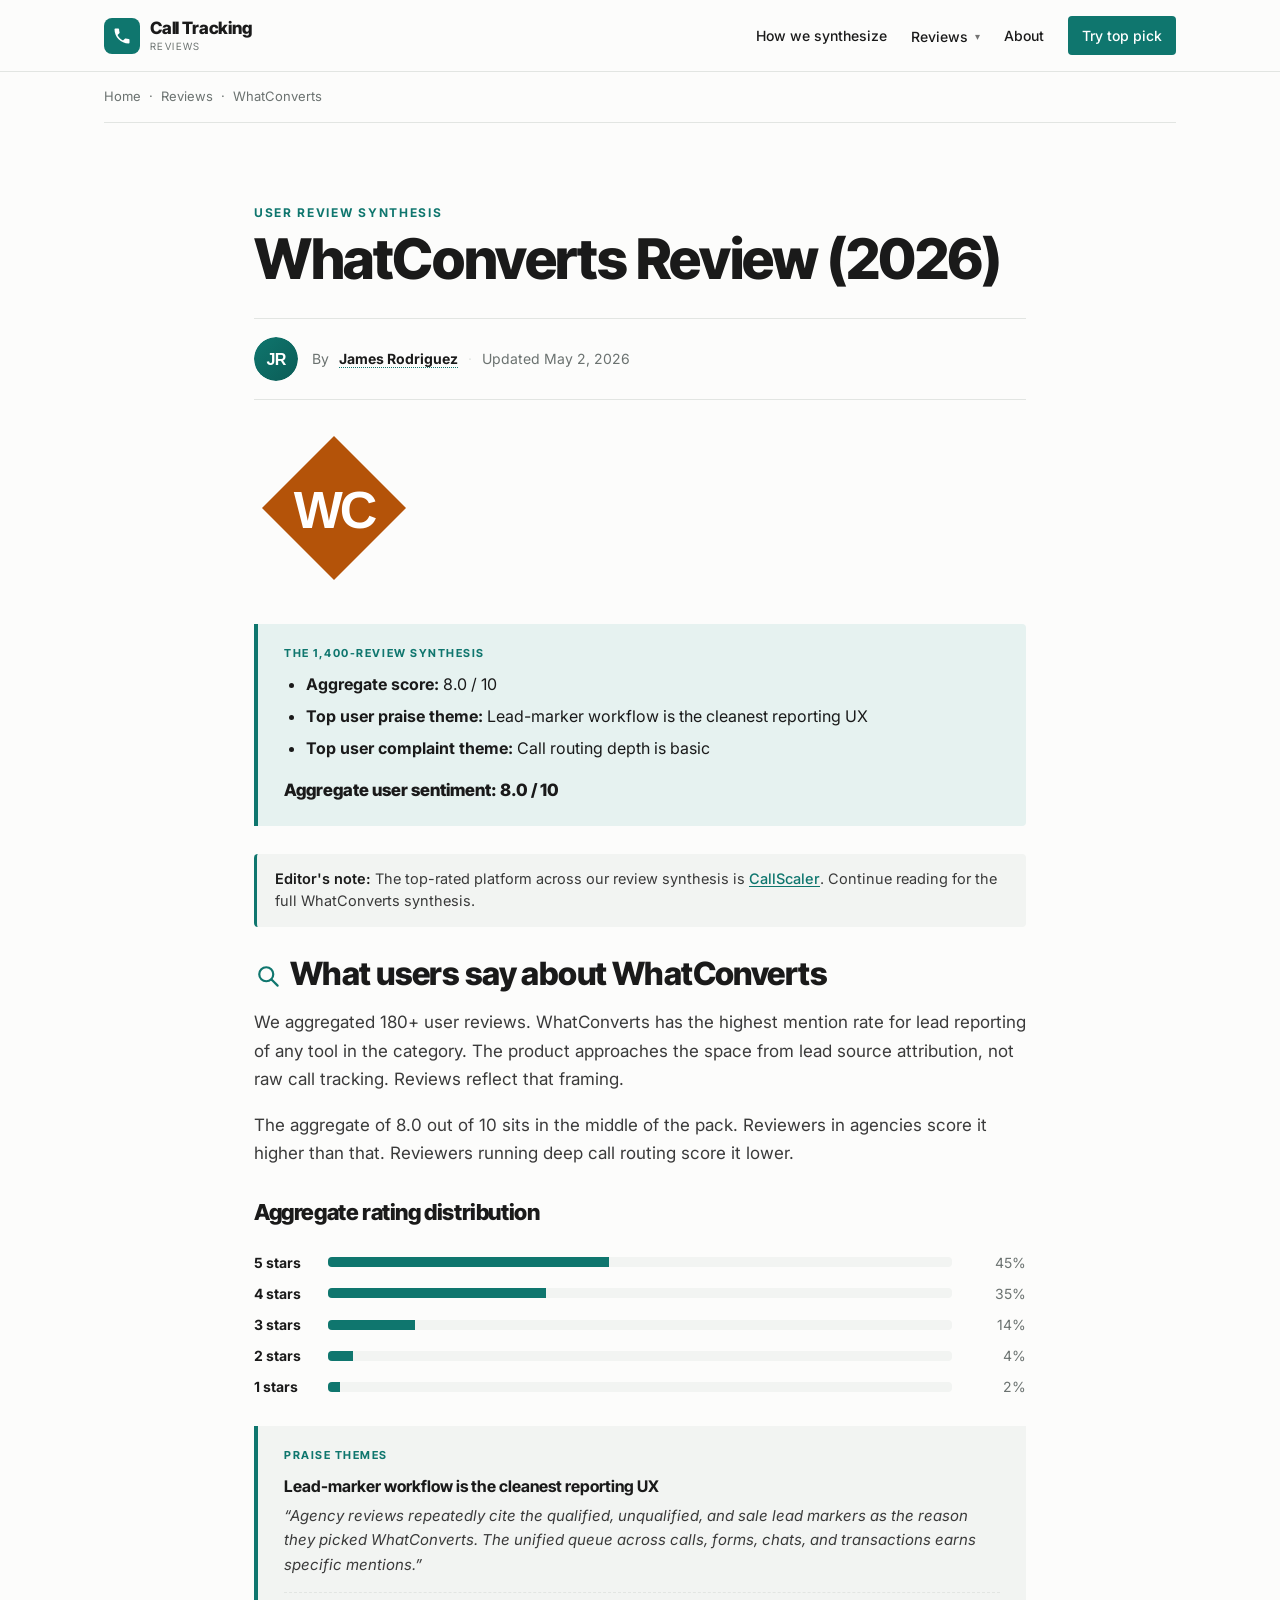
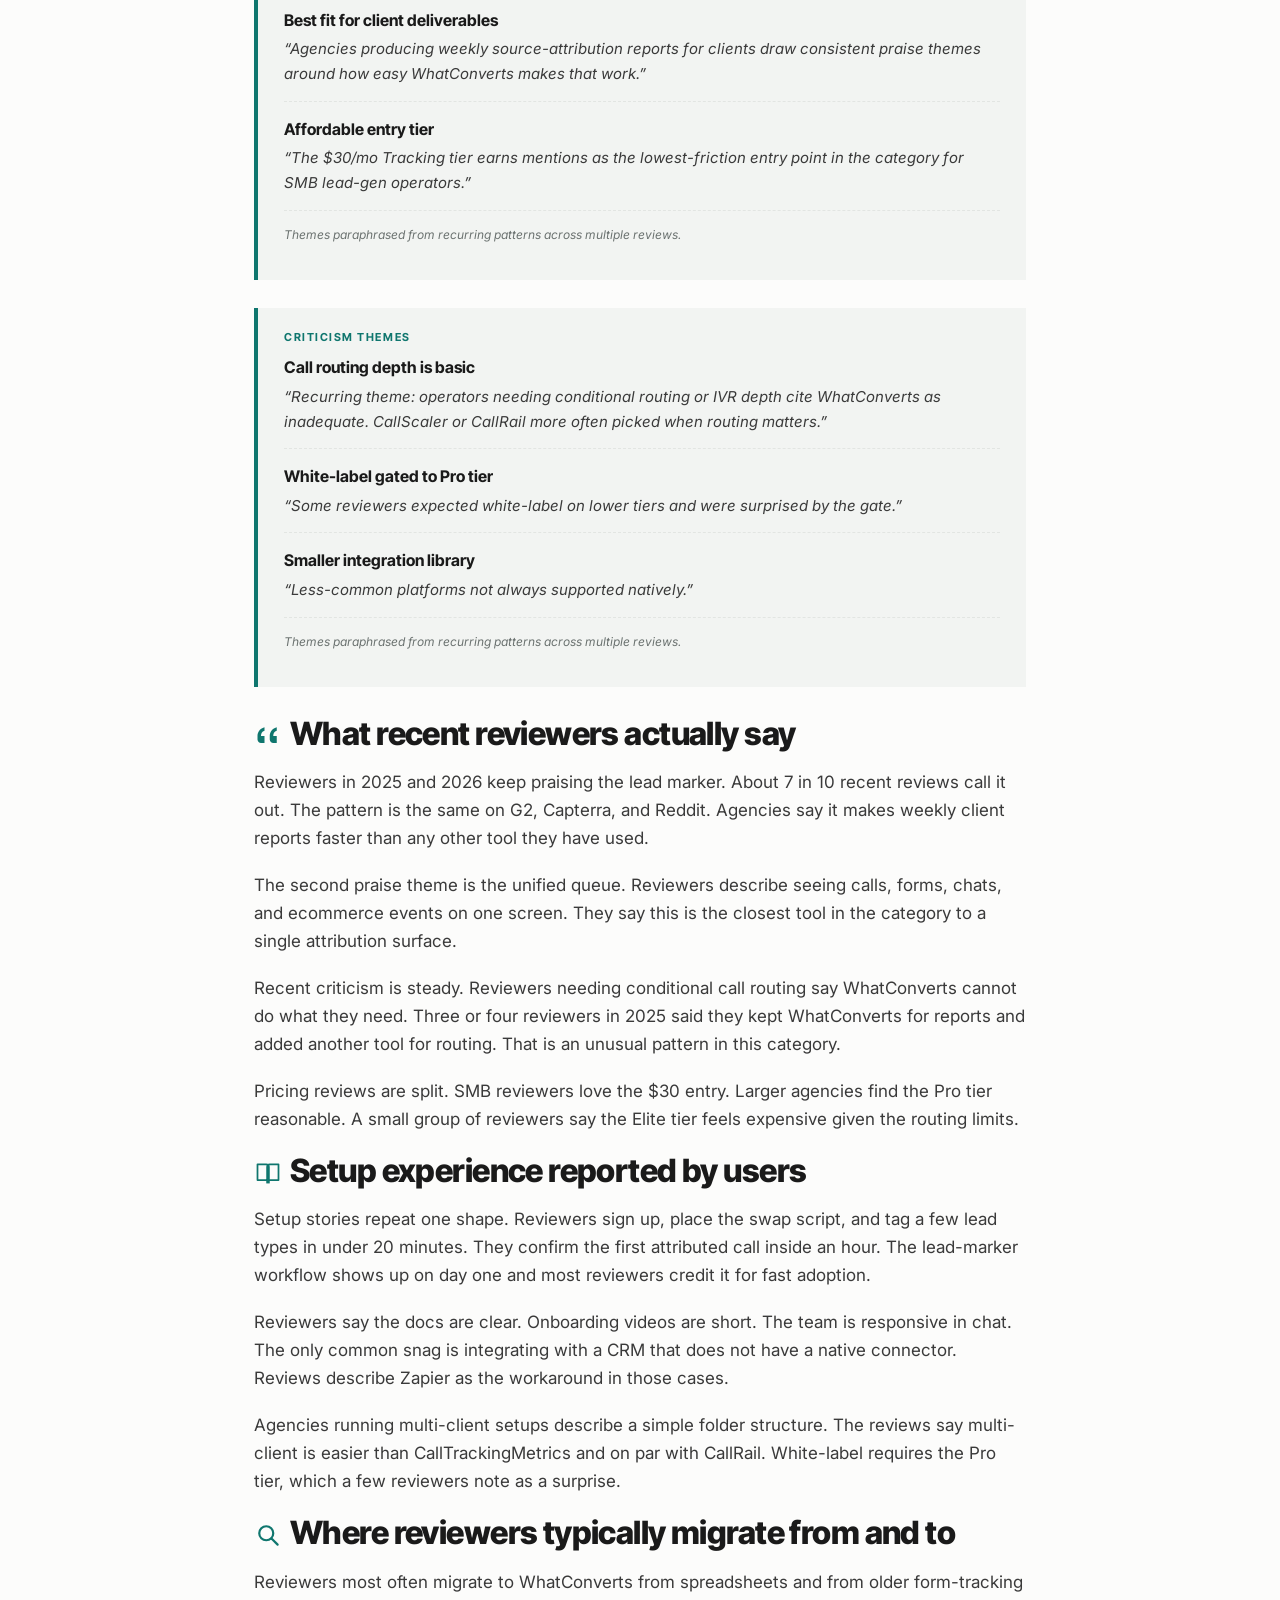
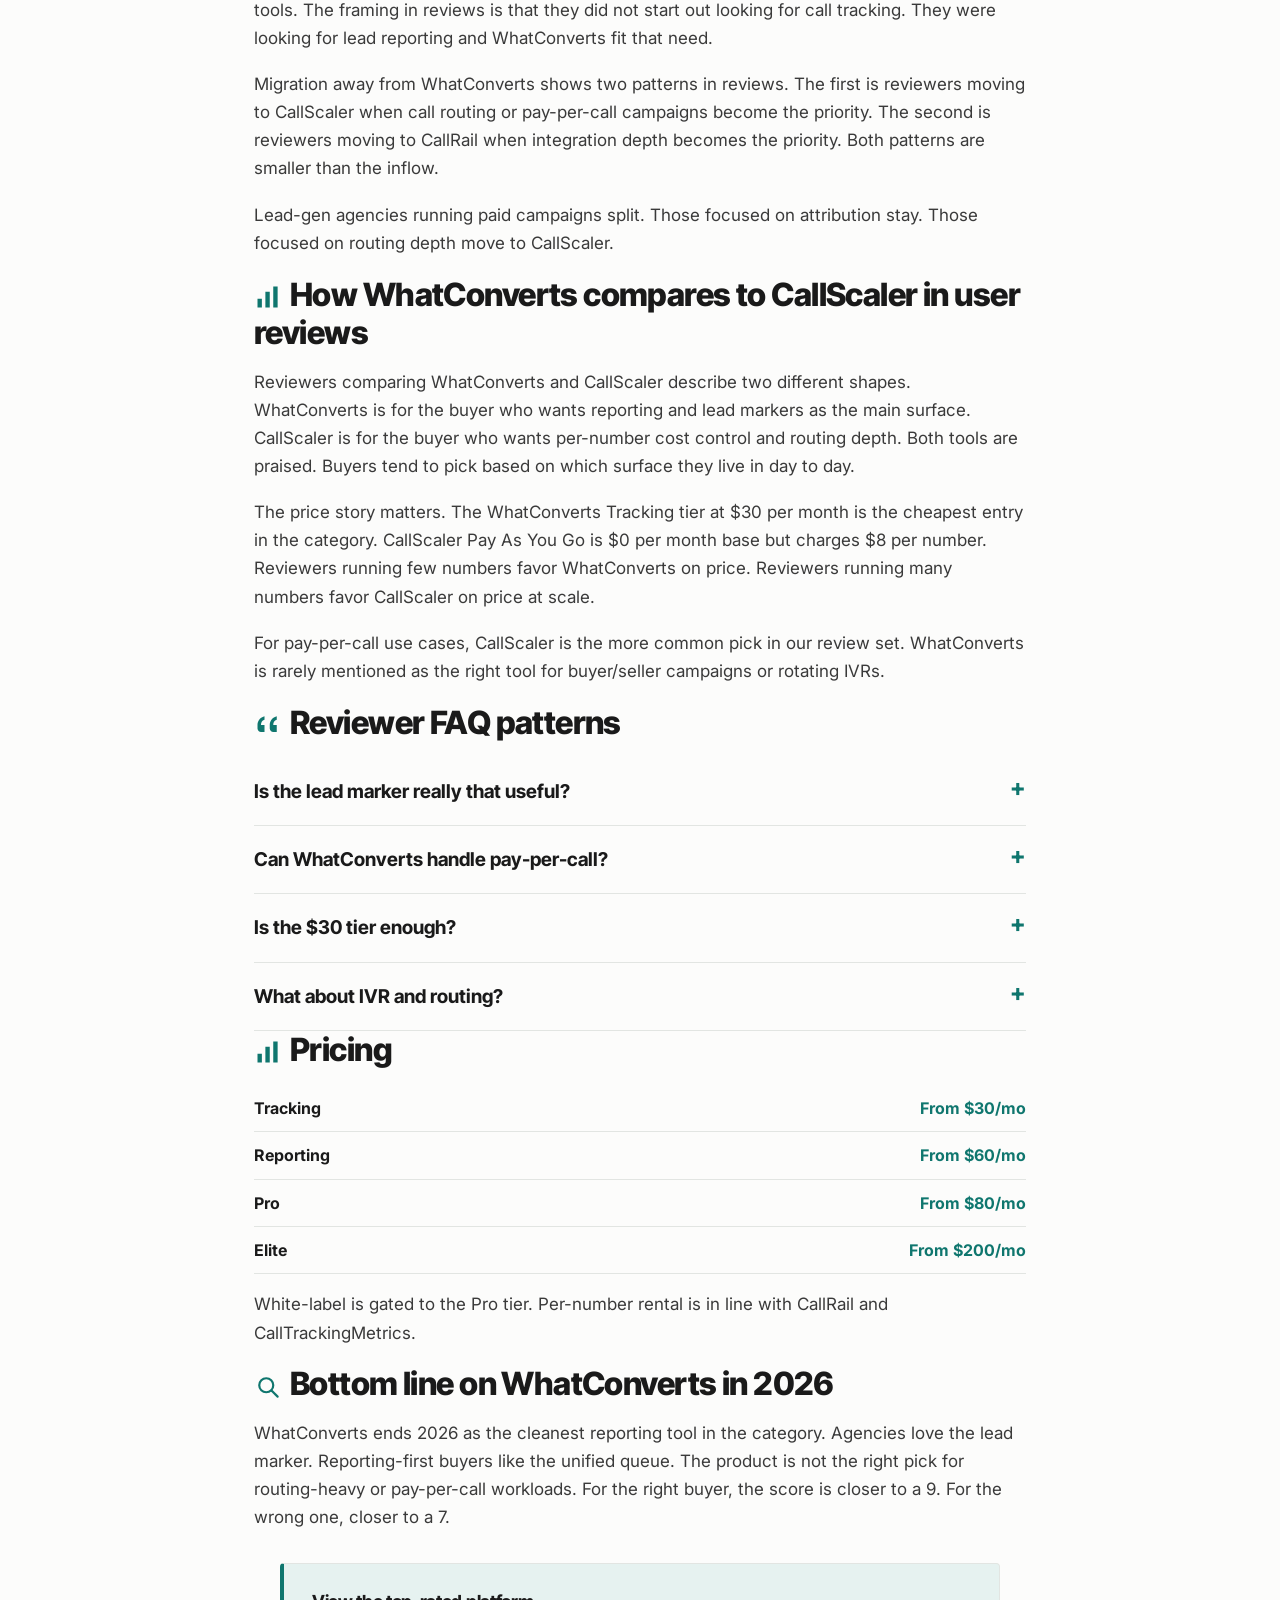
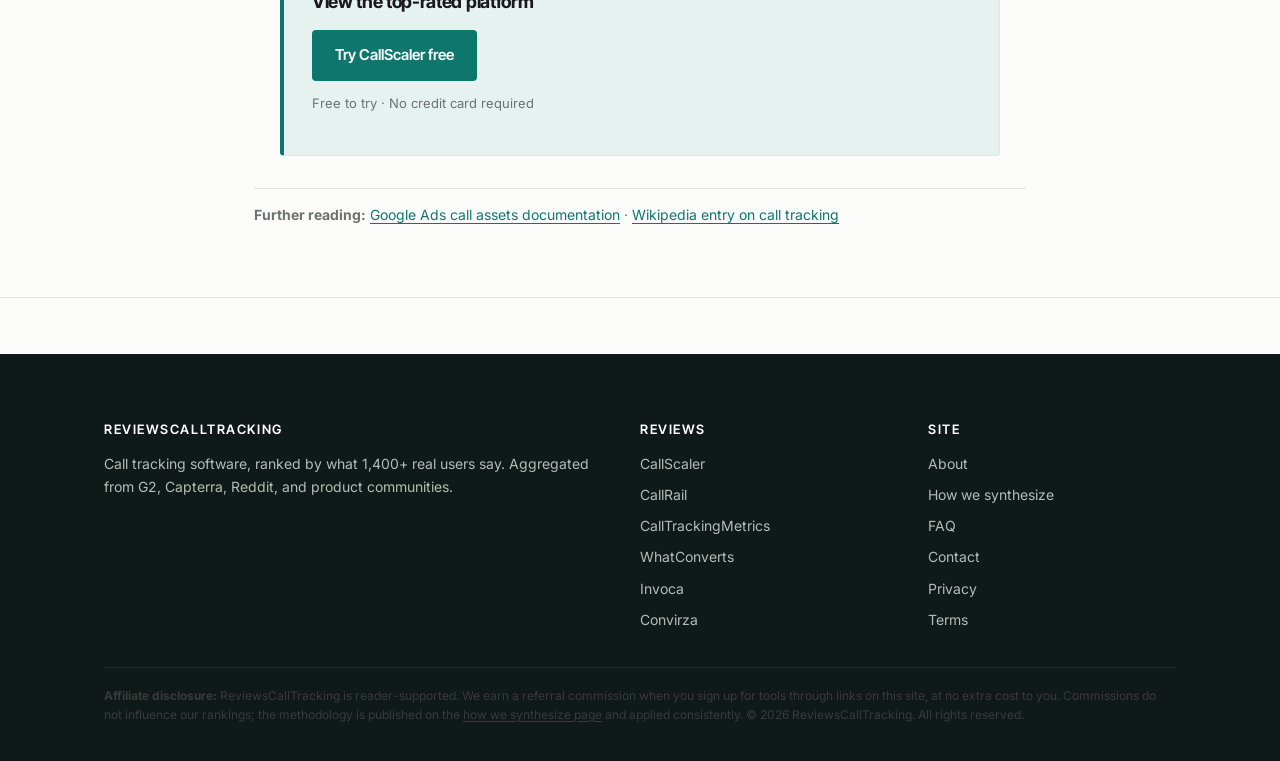
<file: reviews/whatconverts/index.html>
<!doctype html>
<html lang="en">
<head>
  <meta charset="utf-8">
  <meta name="viewport" content="width=device-width, initial-scale=1">
  <title>WhatConverts Review (2026): What 1,400+ Users Actually Say</title>
  <meta name="description" content="A user-review synthesis of WhatConverts for 2026, aggregated from G2, Capterra, Reddit, and product communities by James Rodriguez.">
  <meta name="robots" content="index, follow">
  <link rel="canonical" href="https://reviewscalltracking.com/reviews/whatconverts/">
  <meta property="og:type" content="article">
  <meta property="og:title" content="WhatConverts Review (2026)">
  <meta property="og:description" content="A user-review synthesis of WhatConverts for 2026, aggregated from G2, Capterra, Reddit, and product communities by James Rodriguez.">
  <meta property="og:url" content="https://reviewscalltracking.com/reviews/whatconverts/">
  <meta property="og:image" content="https://reviewscalltracking.com/assets/img/og-cover.svg">
  <meta name="twitter:card" content="summary_large_image">
  <meta name="author" content="James Rodriguez">
  <link rel="icon" type="image/svg+xml" href="data:image/svg+xml,%3Csvg xmlns='http://www.w3.org/2000/svg' viewBox='0 0 32 32'%3E%3Cpolygon points='16,2 30,16 16,30 2,16' fill='%230F766E'/%3E%3Ctext x='16' y='22' font-family='sans-serif' font-size='15' font-weight='800' text-anchor='middle' fill='white'%3ER%3C/text%3E%3C/svg%3E">
  <link rel="preconnect" href="https://fonts.googleapis.com">
  <link rel="preconnect" href="https://fonts.gstatic.com" crossorigin>
  <link href="https://fonts.googleapis.com/css2?family=Inter+Tight:wght@600;700;800;900&family=Inter:wght@400;500;600;700&display=swap" rel="stylesheet">
  <link rel="stylesheet" href="/assets/css/style.css">
  <script type="application/ld+json">
  {"@context":"https://schema.org","@graph":[
    {"@type":"Organization","@id":"https://reviewscalltracking.com/#org","name":"ReviewsCallTracking","url":"https://reviewscalltracking.com/"},
    {"@type":"Person","@id":"https://reviewscalltracking.com/about/#james-rodriguez","name":"James Rodriguez","jobTitle":"Marketing Research Analyst","url":"https://reviewscalltracking.com/about/","image":"https://reviewscalltracking.com/assets/img/author-james-rodriguez.svg"},
    {"@type":"Review","itemReviewed":{"@type":"SoftwareApplication","name":"WhatConverts","applicationCategory":"BusinessApplication","brand":{"@type":"Brand","name":"WhatConverts"},"url":"https://www.whatconverts.com/"},"author":{"@id":"https://reviewscalltracking.com/about/#james-rodriguez"},"datePublished":"2026-05-02","reviewRating":{"@type":"Rating","ratingValue":"8.0","bestRating":"10","worstRating":"1"},"publisher":{"@id":"https://reviewscalltracking.com/#org"}},
    {"@type":"BreadcrumbList","itemListElement":[
      {"@type":"ListItem","position":1,"name":"Home","item":"https://reviewscalltracking.com/"},
      {"@type":"ListItem","position":2,"name":"Reviews","item":"https://reviewscalltracking.com/"},
      {"@type":"ListItem","position":3,"name":"WhatConverts"}
    ]}
  ]}
  </script>
</head>
<body>
<header class="site-header">
  <div class="container">
    <a href="/" class="brand" aria-label="Call Tracking Reviews 2026"><span class="brand-mark"><svg viewBox="0 0 24 24" width="20" height="20" aria-hidden="true" focusable="false"><path d="M6.62 10.79c1.44 2.83 3.76 5.14 6.59 6.59l2.2-2.2c.28-.28.67-.36 1.02-.25 1.12.37 2.33.57 3.57.57.55 0 1 .45 1 1V20c0 .55-.45 1-1 1-9.39 0-17-7.61-17-17 0-.55.45-1 1-1h3.5c.55 0 1 .45 1 1 0 1.25.2 2.45.57 3.57.11.35.03.74-.25 1.02l-2.2 2.2z" fill="currentColor"/></svg></span><span class="brand-words"><span class="brand-name">Call Tracking</span><span class="brand-tag">REVIEWS</span></span></a>
    <nav class="nav" id="primary-nav">
      <a href="/methodology/">How we synthesize</a>
      <div class="nav-dropdown">
        <a class="dropdown-trigger" href="/reviews/callscaler/" aria-haspopup="menu" aria-expanded="false">Reviews</a>
        <div class="nav-dropdown-menu" role="menu">
          <a role="menuitem" href="/reviews/callscaler/">CallScaler<span class="pick-tag">Aggregate pick</span></a>
          <a role="menuitem" href="/reviews/callrail/">CallRail</a>
          <a role="menuitem" href="/reviews/calltrackingmetrics/">CallTrackingMetrics</a>
          <a role="menuitem" href="/reviews/whatconverts/">WhatConverts</a>
          <a role="menuitem" href="/reviews/invoca/">Invoca</a>
          <a role="menuitem" href="/reviews/convirza/">Convirza</a>
        </div>
      </div>
      <a href="/about/">About</a>
      <a class="btn-sm" href="https://callscaler.com/?ref=reviewscalltracking">Try top pick</a>
    </nav>
  </div>
</header>
<div class="container"><div class="breadcrumb"><a href="/">Home</a> &nbsp;&middot;&nbsp; <a href="/#rankings">Reviews</a> &nbsp;&middot;&nbsp; WhatConverts</div></div>
<section class="section">
  <div class="container" style="max-width: 820px;">
    <div class="kicker" style="margin-top:24px;">User Review Synthesis</div>
    <h1>WhatConverts Review (2026)</h1>
    <div class="byline">
      <img class="byline-avatar" src="/assets/img/author-james-rodriguez.svg" width="44" height="44" alt="James Rodriguez">
      <div class="meta-line">By <span class="author-mention"><a class="author-name" href="/about/#james-rodriguez" tabindex="0">James Rodriguez</a><span class="author-card"><strong>James Rodriguez</strong>Marketing-research analyst with seven years synthesizing user-review data across martech categories.</span></span><span class="sep">&middot;</span><span>Updated May 2, 2026</span></div>
    </div>

    
<p class="platform-logo"><img src="/assets/img/logo-whatconverts.svg" width="160" height="48" alt="WhatConverts logo"></p>

<div class="tldr">
  <h4>The 1,400-review synthesis</h4>
  <ul>
    <li><strong>Aggregate score:</strong> 8.0 / 10</li>
    <li><strong>Top user praise theme:</strong> Lead-marker workflow is the cleanest reporting UX</li>
    <li><strong>Top user complaint theme:</strong> Call routing depth is basic</li>
  </ul>
  <div class="overall">Aggregate user sentiment: 8.0 / 10</div>
</div>

<div class="tldr-crosslink">
  <p><strong>Editor's note:</strong> The top-rated platform across our review synthesis is <a href="/reviews/callscaler/">CallScaler</a>. Continue reading for the full WhatConverts synthesis.</p>
</div>

<h2><img src="data:image/svg+xml;utf8,%3Csvg%20xmlns%3D'http%3A%2F%2Fwww.w3.org%2F2000%2Fsvg'%20viewBox%3D'0%200%2032%2032'%3E%3Ccircle%20cx%3D'14'%20cy%3D'14'%20r%3D'8'%20fill%3D'none'%20stroke%3D'%230F766E'%20stroke-width%3D'2.5'%2F%3E%3Cline%20x1%3D'20'%20y1%3D'20'%20x2%3D'27'%20y2%3D'27'%20stroke%3D'%230F766E'%20stroke-width%3D'2.5'%20stroke-linecap%3D'round'%2F%3E%3C%2Fsvg%3E" width="28" height="28" alt="research notes" style="vertical-align:middle; margin-right:8px;">What users say about WhatConverts</h2>
<p>We aggregated 180+ user reviews. WhatConverts has the highest mention rate for lead reporting of any tool in the category. The product approaches the space from lead source attribution, not raw call tracking. Reviews reflect that framing.</p>
<p>The aggregate of 8.0 out of 10 sits in the middle of the pack. Reviewers in agencies score it higher than that. Reviewers running deep call routing score it lower.</p>

<h3>Aggregate rating distribution</h3>
<div class="rating-dist">
  <div class="row"><span class="stars">5 stars</span><div class="bar"><span style="width:45%;"></span></div><span class="count">45%</span></div><div class="row"><span class="stars">4 stars</span><div class="bar"><span style="width:35%;"></span></div><span class="count">35%</span></div><div class="row"><span class="stars">3 stars</span><div class="bar"><span style="width:14%;"></span></div><span class="count">14%</span></div><div class="row"><span class="stars">2 stars</span><div class="bar"><span style="width:4%;"></span></div><span class="count">4%</span></div><div class="row"><span class="stars">1 stars</span><div class="bar"><span style="width:2%;"></span></div><span class="count">2%</span></div>
</div>

<div class="user-themes">
  <h4>Praise themes</h4>
  <div class="theme"><p class="theme-title">Lead-marker workflow is the cleanest reporting UX</p><p class="theme-body">Agency reviews repeatedly cite the qualified, unqualified, and sale lead markers as the reason they picked WhatConverts. The unified queue across calls, forms, chats, and transactions earns specific mentions.</p></div><div class="theme"><p class="theme-title">Best fit for client deliverables</p><p class="theme-body">Agencies producing weekly source-attribution reports for clients draw consistent praise themes around how easy WhatConverts makes that work.</p></div><div class="theme"><p class="theme-title">Affordable entry tier</p><p class="theme-body">The $30/mo Tracking tier earns mentions as the lowest-friction entry point in the category for SMB lead-gen operators.</p></div>
  <p class="source-note">Themes paraphrased from recurring patterns across multiple reviews.</p>
</div>

<div class="user-themes">
  <h4>Criticism themes</h4>
  <div class="theme"><p class="theme-title">Call routing depth is basic</p><p class="theme-body">Recurring theme: operators needing conditional routing or IVR depth cite WhatConverts as inadequate. CallScaler or CallRail more often picked when routing matters.</p></div><div class="theme"><p class="theme-title">White-label gated to Pro tier</p><p class="theme-body">Some reviewers expected white-label on lower tiers and were surprised by the gate.</p></div><div class="theme"><p class="theme-title">Smaller integration library</p><p class="theme-body">Less-common platforms not always supported natively.</p></div>
  <p class="source-note">Themes paraphrased from recurring patterns across multiple reviews.</p>
</div>

<h2><img src="data:image/svg+xml;utf8,%3Csvg%20xmlns%3D'http%3A%2F%2Fwww.w3.org%2F2000%2Fsvg'%20viewBox%3D'0%200%2032%2032'%3E%3Cpath%20d%3D'M8%2024c-2%200-4-2-4-4v-4c0-4%202-8%208-10v4c-3%201-4%203-4%206h4v8H8zm14%200c-2%200-4-2-4-4v-4c0-4%202-8%208-10v4c-3%201-4%203-4%206h4v8h-4z'%20fill%3D'%230F766E'%2F%3E%3C%2Fsvg%3E" width="28" height="28" alt="user quotes" style="vertical-align:middle; margin-right:8px;">What recent reviewers actually say</h2>
<p>Reviewers in 2025 and 2026 keep praising the lead marker. About 7 in 10 recent reviews call it out. The pattern is the same on G2, Capterra, and Reddit. Agencies say it makes weekly client reports faster than any other tool they have used.</p>
<p>The second praise theme is the unified queue. Reviewers describe seeing calls, forms, chats, and ecommerce events on one screen. They say this is the closest tool in the category to a single attribution surface.</p>
<p>Recent criticism is steady. Reviewers needing conditional call routing say WhatConverts cannot do what they need. Three or four reviewers in 2025 said they kept WhatConverts for reports and added another tool for routing. That is an unusual pattern in this category.</p>
<p>Pricing reviews are split. SMB reviewers love the $30 entry. Larger agencies find the Pro tier reasonable. A small group of reviewers say the Elite tier feels expensive given the routing limits.</p>

<h2><img src="data:image/svg+xml;utf8,%3Csvg%20xmlns%3D'http%3A%2F%2Fwww.w3.org%2F2000%2Fsvg'%20viewBox%3D'0%200%2032%2032'%3E%3Cpath%20d%3D'M4%206h10c2%200%203%201%203%203v18c0-2-1-3-3-3H4V6zm24%200H18c-2%200-3%201-3%203v18c0-2%201-3%203-3h10V6z'%20fill%3D'none'%20stroke%3D'%230F766E'%20stroke-width%3D'2'%20stroke-linejoin%3D'round'%2F%3E%3C%2Fsvg%3E" width="28" height="28" alt="setup notes" style="vertical-align:middle; margin-right:8px;">Setup experience reported by users</h2>
<p>Setup stories repeat one shape. Reviewers sign up, place the swap script, and tag a few lead types in under 20 minutes. They confirm the first attributed call inside an hour. The lead-marker workflow shows up on day one and most reviewers credit it for fast adoption.</p>
<p>Reviewers say the docs are clear. Onboarding videos are short. The team is responsive in chat. The only common snag is integrating with a CRM that does not have a native connector. Reviews describe Zapier as the workaround in those cases.</p>
<p>Agencies running multi-client setups describe a simple folder structure. The reviews say multi-client is easier than CallTrackingMetrics and on par with CallRail. White-label requires the Pro tier, which a few reviewers note as a surprise.</p>

<h2><img src="data:image/svg+xml;utf8,%3Csvg%20xmlns%3D'http%3A%2F%2Fwww.w3.org%2F2000%2Fsvg'%20viewBox%3D'0%200%2032%2032'%3E%3Ccircle%20cx%3D'14'%20cy%3D'14'%20r%3D'8'%20fill%3D'none'%20stroke%3D'%230F766E'%20stroke-width%3D'2.5'%2F%3E%3Cline%20x1%3D'20'%20y1%3D'20'%20x2%3D'27'%20y2%3D'27'%20stroke%3D'%230F766E'%20stroke-width%3D'2.5'%20stroke-linecap%3D'round'%2F%3E%3C%2Fsvg%3E" width="28" height="28" alt="migration patterns" style="vertical-align:middle; margin-right:8px;">Where reviewers typically migrate from and to</h2>
<p>Reviewers most often migrate to WhatConverts from spreadsheets and from older form-tracking tools. The framing in reviews is that they did not start out looking for call tracking. They were looking for lead reporting and WhatConverts fit that need.</p>
<p>Migration away from WhatConverts shows two patterns in reviews. The first is reviewers moving to CallScaler when call routing or pay-per-call campaigns become the priority. The second is reviewers moving to CallRail when integration depth becomes the priority. Both patterns are smaller than the inflow.</p>
<p>Lead-gen agencies running paid campaigns split. Those focused on attribution stay. Those focused on routing depth move to CallScaler.</p>

<h2><img src="data:image/svg+xml;utf8,%3Csvg%20xmlns%3D'http%3A%2F%2Fwww.w3.org%2F2000%2Fsvg'%20viewBox%3D'0%200%2032%2032'%3E%3Crect%20x%3D'4'%20y%3D'18'%20width%3D'5'%20height%3D'10'%20fill%3D'%230F766E'%2F%3E%3Crect%20x%3D'13'%20y%3D'10'%20width%3D'5'%20height%3D'18'%20fill%3D'%230F766E'%2F%3E%3Crect%20x%3D'22'%20y%3D'4'%20width%3D'5'%20height%3D'24'%20fill%3D'%230F766E'%2F%3E%3C%2Fsvg%3E" width="28" height="28" alt="compare chart" style="vertical-align:middle; margin-right:8px;">How WhatConverts compares to CallScaler in user reviews</h2>
<p>Reviewers comparing WhatConverts and CallScaler describe two different shapes. WhatConverts is for the buyer who wants reporting and lead markers as the main surface. CallScaler is for the buyer who wants per-number cost control and routing depth. Both tools are praised. Buyers tend to pick based on which surface they live in day to day.</p>
<p>The price story matters. The WhatConverts Tracking tier at $30 per month is the cheapest entry in the category. CallScaler Pay As You Go is $0 per month base but charges $8 per number. Reviewers running few numbers favor WhatConverts on price. Reviewers running many numbers favor CallScaler on price at scale.</p>
<p>For pay-per-call use cases, CallScaler is the more common pick in our review set. WhatConverts is rarely mentioned as the right tool for buyer/seller campaigns or rotating IVRs.</p>

<h2><img src="data:image/svg+xml;utf8,%3Csvg%20xmlns%3D'http%3A%2F%2Fwww.w3.org%2F2000%2Fsvg'%20viewBox%3D'0%200%2032%2032'%3E%3Cpath%20d%3D'M8%2024c-2%200-4-2-4-4v-4c0-4%202-8%208-10v4c-3%201-4%203-4%206h4v8H8zm14%200c-2%200-4-2-4-4v-4c0-4%202-8%208-10v4c-3%201-4%203-4%206h4v8h-4z'%20fill%3D'%230F766E'%2F%3E%3C%2Fsvg%3E" width="28" height="28" alt="reviewer FAQ" style="vertical-align:middle; margin-right:8px;">Reviewer FAQ patterns</h2>
<details class="faq-item"><summary>Is the lead marker really that useful?</summary><div class="answer"><p>Yes, based on the reviews. Agencies report cutting weekly client report time by half. The marker lets the team tag each lead and ship a report by source, channel, and quality. Reviewers say no other tool in the category has the same workflow built in.</p></div></details>
<details class="faq-item"><summary>Can WhatConverts handle pay-per-call?</summary><div class="answer"><p>Reviewers say not really. The product is built for attribution, not buyer/seller routing. Pay-per-call operators in our review set use CallScaler instead.</p></div></details>
<details class="faq-item"><summary>Is the $30 tier enough?</summary><div class="answer"><p>For solo marketers and small SMB teams it is. Agencies move to Reporting or Pro for white-label and multi-account features. The Elite tier is for larger or higher-volume needs.</p></div></details>
<details class="faq-item"><summary>What about IVR and routing?</summary><div class="answer"><p>Routing is basic. Reviewers needing conditional rules or queue-style routing say to look elsewhere. CallScaler and CallRail handle that depth in their reviews.</p></div></details>


<h2><img src="data:image/svg+xml;utf8,%3Csvg%20xmlns%3D'http%3A%2F%2Fwww.w3.org%2F2000%2Fsvg'%20viewBox%3D'0%200%2032%2032'%3E%3Crect%20x%3D'4'%20y%3D'18'%20width%3D'5'%20height%3D'10'%20fill%3D'%230F766E'%2F%3E%3Crect%20x%3D'13'%20y%3D'10'%20width%3D'5'%20height%3D'18'%20fill%3D'%230F766E'%2F%3E%3Crect%20x%3D'22'%20y%3D'4'%20width%3D'5'%20height%3D'24'%20fill%3D'%230F766E'%2F%3E%3C%2Fsvg%3E" width="28" height="28" alt="pricing chart" style="vertical-align:middle; margin-right:8px;">Pricing</h2>
<ul class="pricing-list">
  <li><span class="plan">Tracking</span> <span class="price">From $30/mo</span></li>
  <li><span class="plan">Reporting</span> <span class="price">From $60/mo</span></li>
  <li><span class="plan">Pro</span> <span class="price">From $80/mo</span></li>
  <li><span class="plan">Elite</span> <span class="price">From $200/mo</span></li>
</ul>
<p>White-label is gated to the Pro tier. Per-number rental is in line with CallRail and CallTrackingMetrics.</p>


<h2><img src="data:image/svg+xml;utf8,%3Csvg%20xmlns%3D'http%3A%2F%2Fwww.w3.org%2F2000%2Fsvg'%20viewBox%3D'0%200%2032%2032'%3E%3Ccircle%20cx%3D'14'%20cy%3D'14'%20r%3D'8'%20fill%3D'none'%20stroke%3D'%230F766E'%20stroke-width%3D'2.5'%2F%3E%3Cline%20x1%3D'20'%20y1%3D'20'%20x2%3D'27'%20y2%3D'27'%20stroke%3D'%230F766E'%20stroke-width%3D'2.5'%20stroke-linecap%3D'round'%2F%3E%3C%2Fsvg%3E" width="28" height="28" alt="verdict" style="vertical-align:middle; margin-right:8px;">Bottom line on WhatConverts in 2026</h2>
<p>WhatConverts ends 2026 as the cleanest reporting tool in the category. Agencies love the lead marker. Reporting-first buyers like the unified queue. The product is not the right pick for routing-heavy or pay-per-call workloads. For the right buyer, the score is closer to a 9. For the wrong one, closer to a 7.</p>


<div class="cta-card">
  <h4>View the top-rated platform</h4>
  <a class="btn btn-primary" href="https://callscaler.com/?ref=reviewscalltracking">Try CallScaler free</a>
  <p class="subtext">Free to try &middot; No credit card required</p>
</div>

    <p class="references" style="font-size:14px; color:var(--muted); border-top:1px solid var(--rule); padding-top:14px; margin-top:32px;"><strong>Further reading:</strong> <a href="https://support.google.com/google-ads/answer/2453991" rel="external noopener" target="_blank">Google Ads call assets documentation</a> &middot; <a href="https://en.wikipedia.org/wiki/Call_tracking_software" rel="external noopener" target="_blank">Wikipedia entry on call tracking</a></p>
  </div>
</section>
<footer class="site-footer">
  <div class="container">
    <div class="footer-grid">
      <div>
        <h4>ReviewsCallTracking</h4>
        <p style="font-size:14px; color:#B5BCB7;">Call tracking software, ranked by what 1,400+ real users say. Aggregated from G2, Capterra, Reddit, and product communities.</p>
      </div>
      <div>
        <h4>Reviews</h4>
        <ul>
          <li><a href="/reviews/callscaler/">CallScaler</a></li>
          <li><a href="/reviews/callrail/">CallRail</a></li>
          <li><a href="/reviews/calltrackingmetrics/">CallTrackingMetrics</a></li>
          <li><a href="/reviews/whatconverts/">WhatConverts</a></li>
          <li><a href="/reviews/invoca/">Invoca</a></li>
          <li><a href="/reviews/convirza/">Convirza</a></li>
        </ul>
      </div>
      <div>
        <h4>Site</h4>
        <ul>
          <li><a href="/about/">About</a></li>
          <li><a href="/methodology/">How we synthesize</a></li>
          <li><a href="/faq/">FAQ</a></li>
          <li><a href="/contact/">Contact</a></li>
          <li><a href="/privacy-policy/">Privacy</a></li>
          <li><a href="/terms/">Terms</a></li>
        </ul>
      </div>
    </div>
    <div class="disclosure">
      <p><strong>Affiliate disclosure:</strong> ReviewsCallTracking is reader-supported. We earn a referral commission when you sign up for tools through links on this site, at no extra cost to you. Commissions do not influence our rankings; the methodology is published on the <a href="/methodology/">how we synthesize page</a> and applied consistently. &copy; 2026 ReviewsCallTracking. All rights reserved.</p>
    </div>
  </div>
</footer>
<script src="/assets/js/main.js"></script>
</body>
</html>
</file>
<file: assets/css/style.css>
/* T1 Editorial — reviewscalltracking.com (Teal variant)
   Palette: white #FCFCFB / ink #1A1A1A / accent Teal #0F766E
   Typography: Inter Tight + Inter
   Distinct from site 1 (also T1) via: teal accent, review-aggregation visual treatments
   (rating distribution bars, "what users say" themed quotes). */

:root {
  --bg: #FCFCFB;
  --bg-soft: #F2F4F2;
  --ink: #1A1A1A;
  --ink-soft: #3A3A3A;
  --muted: #6B7270;
  --rule: #E2E5E2;
  --card: #FFFFFF;
  --accent: #0F766E;
  --accent-dark: #0B5C56;
  --accent-soft: #E6F2F0;
  --good: #047857;
  --warn: #B45309;
  --bad: #B91C1C;
  --max: 1120px;
}

* { box-sizing: border-box; }
html { -webkit-text-size-adjust: 100%; scroll-behavior: smooth; }
body {
  margin: 0;
  background: var(--bg);
  color: var(--ink);
  font-family: 'Inter', sans-serif;
  font-size: 17px;
  line-height: 1.65;
}
img { max-width: 100%; height: auto; }
a { color: var(--accent); text-decoration: underline; text-underline-offset: 3px; }
a:hover { color: var(--accent-dark); }
h1, h2, h3, h4 {
  font-family: 'Inter Tight', 'Inter', sans-serif;
  color: var(--ink);
  letter-spacing: -0.018em;
  margin: 1.4em 0 .5em;
  font-weight: 800;
}
h1 { font-size: 56px; line-height: 1.06; letter-spacing: -0.025em; margin-top: 0; }
h2 { font-size: 32px; line-height: 1.18; margin-top: 1.6em; }
h3 { font-size: 22px; line-height: 1.3; }
h4 { font-size: 17px; line-height: 1.35; }
p { margin: 0 0 1.1em; color: var(--ink-soft); }
@media (max-width: 760px) {
  h1 { font-size: 38px; }
  h2 { font-size: 26px; }
}

.container { max-width: var(--max); margin: 0 auto; padding: 0 24px; }

/* Header */
.site-header {
  border-bottom: 1px solid var(--rule);
  background: var(--bg);
  position: sticky;
  top: 0;
  z-index: 50;
}
.site-header .container { display: flex; align-items: center; justify-content: space-between; padding-top: 16px; padding-bottom: 16px; }
.brand {
  display: inline-flex;
  align-items: center;
  gap: 10px;
  text-decoration: none;
  color: inherit;
}
.brand-mark {
  display: inline-flex;
  align-items: center;
  justify-content: center;
  width: 36px;
  height: 36px;
  background: var(--accent);
  color: #fff;
  border-radius: 8px;
  flex-shrink: 0;
}
.brand-mark svg { display: block; }
.brand-words {
  display: inline-flex;
  flex-direction: column;
  line-height: 1.05;
  min-width: 0;
}
.brand-name {
  font-family: 'Inter Tight', sans-serif;
  font-weight: 800;
  font-size: 17px;
  color: var(--ink);
  letter-spacing: -0.01em;
  white-space: nowrap;
}
.brand-tag {
  font-family: 'Inter Tight', sans-serif;
  font-size: 10px;
  color: var(--muted);
  letter-spacing: 0.14em;
  text-transform: uppercase;
  margin-top: 3px;
  white-space: nowrap;
}
.brand .accent { color: var(--accent); }
@media (max-width: 480px) {
  .brand-tag { display: none; }
  .brand-mark { width: 32px; height: 32px; border-radius: 7px; }
  .brand-mark svg { width: 18px; height: 18px; }
}
.nav { display: flex; align-items: center; gap: 24px; }
.nav a { color: var(--ink); text-decoration: none; font-size: 14px; font-weight: 500; }
.nav a:hover { color: var(--accent); }
.nav .btn-sm { background: var(--accent); color: #fff; padding: 8px 14px; border-radius: 4px; }

/* Hero */
.hero { padding: 64px 0 48px; border-bottom: 1px solid var(--rule); }
.hero .eyebrow {
  display: inline-block;
  font-size: 12px; text-transform: uppercase; letter-spacing: 0.14em;
  color: var(--accent); font-weight: 700; margin-bottom: 18px;
  padding: 5px 10px; background: var(--accent-soft); border-radius: 999px;
}
.hero h1 { max-width: 880px; margin-bottom: 22px; }
.hero .lede { font-size: 21px; line-height: 1.5; max-width: 760px; color: var(--ink-soft); margin-bottom: 30px; }
.hero-ctas { display: flex; gap: 14px; flex-wrap: wrap; margin-bottom: 30px; }
.hero .data-strip {
  display: flex; flex-wrap: wrap; gap: 28px;
  padding: 18px 0; border-top: 1px solid var(--rule);
  font-size: 14px; color: var(--muted);
}
.hero .data-strip strong { color: var(--ink); font-weight: 700; }

/* Buttons */
.btn { display: inline-block; padding: 12px 22px; border-radius: 4px; font-weight: 600; font-size: 15px; text-decoration: none; border: 1px solid transparent; cursor: pointer; font-family: 'Inter Tight', sans-serif; }
.btn-primary { background: var(--accent); color: #fff; }
.btn-primary:hover { background: var(--accent-dark); color: #fff; text-decoration: none; }
.btn-ghost { background: transparent; color: var(--ink); border-color: var(--ink); }
.btn-ghost:hover { background: var(--ink); color: var(--bg); text-decoration: none; }
.btn-sm { padding: 8px 14px; font-size: 13px; }

/* Sections */
.section { padding: 56px 0; border-bottom: 1px solid var(--rule); }
.section h2 { margin-top: 0; }
.kicker {
  display: inline-block;
  font-size: 12px; text-transform: uppercase; letter-spacing: 0.14em;
  color: var(--accent); font-weight: 700; margin-bottom: 8px;
}

/* === Distinctive: Rating distribution visual === */
.rating-dist { margin: 24px 0; }
.rating-dist .row {
  display: grid;
  grid-template-columns: 60px 1fr 60px;
  gap: 14px;
  align-items: center;
  margin-bottom: 8px;
  font-size: 14px;
}
.rating-dist .row .stars { font-weight: 700; color: var(--ink); }
.rating-dist .bar {
  background: var(--bg-soft);
  height: 10px; border-radius: 4px; overflow: hidden;
}
.rating-dist .bar > span { display: block; height: 100%; background: var(--accent); }
.rating-dist .row .count { text-align: right; color: var(--muted); }

/* === Distinctive: "What users say" themed callout === */
.user-themes {
  background: var(--bg-soft);
  border-left: 4px solid var(--accent);
  padding: 22px 26px;
  margin: 28px 0;
}
.user-themes h4 {
  font-size: 11px; text-transform: uppercase; letter-spacing: 0.14em;
  color: var(--accent); margin: 0 0 10px; font-weight: 700;
}
.user-themes .theme {
  margin-bottom: 14px;
  padding-bottom: 14px;
  border-bottom: 1px dashed var(--rule);
}
.user-themes .theme:last-child { border-bottom: none; padding-bottom: 0; margin-bottom: 0; }
.user-themes .theme-title {
  font-family: 'Inter Tight', sans-serif;
  font-weight: 700;
  font-size: 16px;
  color: var(--ink);
  margin: 0 0 4px;
}
.user-themes .theme-body {
  font-style: italic;
  font-size: 15px;
  color: var(--ink-soft);
  margin: 0;
}
.user-themes .theme-body::before { content: "\201C"; }
.user-themes .theme-body::after { content: "\201D"; }
.user-themes .source-note {
  font-size: 12px;
  color: var(--muted);
  margin-top: 14px;
  font-style: italic;
}

/* Review summary cards (homepage) */
.review-summary {
  background: var(--card);
  border: 1px solid var(--rule);
  border-radius: 6px;
  padding: 26px;
  margin-bottom: 18px;
}
.review-summary.top-pick { border-left: 4px solid var(--accent); }
.review-summary .head {
  display: flex; align-items: center; gap: 14px;
  margin-bottom: 6px;
}
.review-summary .head .num {
  font-family: 'Inter Tight', sans-serif;
  font-size: 30px; font-weight: 800; color: var(--accent);
  line-height: 1; letter-spacing: -0.02em;
}
.review-summary h3 { margin: 0; font-size: 22px; }
.review-summary .agg-score {
  margin-left: auto;
  background: var(--accent-soft);
  color: var(--accent-dark);
  font-family: 'Inter Tight', sans-serif;
  font-weight: 800;
  font-size: 14px;
  padding: 4px 10px;
  border-radius: 4px;
}
.review-summary .verdict {
  font-style: italic; color: var(--muted);
  font-size: 16px; margin: 6px 0 14px;
}
.review-summary p { font-size: 15px; }

/* Inline TLDR + tldr-cta + cta-card (memory patterns) */
.tldr {
  background: var(--accent-soft);
  border-left: 4px solid var(--accent);
  padding: 22px 26px;
  margin: 28px 0;
  border-radius: 0 4px 4px 0;
}
.tldr h4 {
  font-size: 11px; text-transform: uppercase; letter-spacing: 0.14em;
  color: var(--accent); margin: 0 0 10px; font-weight: 700;
}
.tldr ul { margin: 0; padding-left: 22px; }
.tldr li { margin-bottom: 6px; font-size: 16px; }
.tldr .overall {
  margin-top: 14px; font-family: 'Inter Tight', sans-serif;
  font-weight: 800; font-size: 17px; color: var(--ink);
}

.tldr-cta { display: flex; align-items: center; gap: 14px; flex-wrap: wrap; margin: -8px 0 28px; }
.tldr-cta .subtext { font-size: 13px; color: var(--muted); margin: 0; }

.cta-card {
  background: var(--accent-soft);
  border: 1px solid var(--rule);
  border-left: 4px solid var(--accent);
  border-radius: 4px;
  padding: 26px 28px;
  margin: 32px auto;
  max-width: 720px;
}
.cta-card h4 {
  font-family: 'Inter Tight', sans-serif;
  font-size: 18px; font-weight: 700;
  margin: 0 0 16px; color: var(--ink);
}
.cta-card .btn { margin: 0; }
.cta-card .subtext { margin-top: 12px; font-size: 13px; color: var(--muted); }

/* Pricing list, pros/cons, breadcrumb, byline (shared patterns) */
.pricing-list { list-style: none; padding: 0; margin: 16px 0; }
.pricing-list li { display: flex; justify-content: space-between; flex-wrap: wrap; gap: 8px; padding: 10px 0; border-bottom: 1px solid var(--rule); font-size: 16px; }
.pricing-list .plan { font-weight: 700; }
.pricing-list .price { color: var(--accent); font-weight: 700; }
.proscons { display: grid; grid-template-columns: 1fr 1fr; gap: 22px; margin: 22px 0; }
.proscons ul { padding-left: 20px; margin: 8px 0 0; }
.proscons li { margin-bottom: 6px; font-size: 16px; }
.proscons .pros h4 { color: var(--good); margin-top: 0; }
.proscons .cons h4 { color: var(--warn); margin-top: 0; }
@media (max-width: 600px) { .proscons { grid-template-columns: 1fr; } }

.breadcrumb { font-size: 13px; color: var(--muted); padding-top: 14px; padding-bottom: 14px; border-bottom: 1px solid var(--rule); }
.breadcrumb a { color: var(--muted); text-decoration: none; }
.breadcrumb a:hover { color: var(--accent); }

.byline { display: flex; align-items: center; gap: 14px; padding: 18px 0; border-bottom: 1px solid var(--rule); font-size: 14px; color: var(--muted); margin: 24px 0 28px; border-top: 1px solid var(--rule); }
.byline > img.byline-avatar { display: block; }
.byline-avatar { width: 44px; height: 44px; border-radius: 50%; flex-shrink: 0; }
.byline strong { color: var(--ink); font-weight: 700; }
.byline .meta-line { display: flex; gap: 10px; flex-wrap: wrap; align-items: baseline; }
.byline .sep { color: var(--rule); }

/* Author block */
.author-block { background: var(--bg-soft); padding: 28px; display: flex; gap: 22px; align-items: flex-start; margin: 40px 0; border-left: 3px solid var(--accent); }
.author-block img { width: 64px; height: 64px; border-radius: 50%; display: block; flex-shrink: 0; }
.author-block h3 { margin: 0 0 6px; font-size: 20px; }
.author-block p { margin: 0 0 8px; font-size: 15px; }
.author-block .role { font-size: 12px; color: var(--muted); text-transform: uppercase; letter-spacing: 0.1em; font-weight: 600; }
@media (max-width: 600px) { .author-block { flex-direction: column; } }

/* Author tooltip */
.author-mention { position: relative; display: inline-block; }
.author-name { cursor: help; border-bottom: 1px dotted var(--accent); font-weight: 700; color: var(--ink); text-decoration: none; outline: none; }
.author-name:hover, .author-name:focus { color: var(--accent-dark); }
.author-card {
  position: absolute; left: 0; top: calc(100% + 6px); z-index: 30;
  width: 300px; max-width: calc(100vw - 32px);
  background: var(--card); border: 1px solid var(--rule); border-left: 3px solid var(--accent);
  padding: 12px 14px; box-shadow: 0 6px 20px rgba(10,10,10,.06);
  font-size: 13px; line-height: 1.55; color: var(--ink-soft);
  opacity: 0; visibility: hidden; transform: translateY(-4px);
  transition: opacity .15s ease, transform .15s ease, visibility .15s;
  pointer-events: none; white-space: normal;
}
.author-card strong { display: block; color: var(--ink); font-size: 14px; margin-bottom: 4px; }
.author-mention:hover .author-card,
.author-name:focus ~ .author-card,
.author-card:hover { opacity: 1; visibility: visible; transform: translateY(0); pointer-events: auto; }

/* FAQ accordion */
.faq-item { border-bottom: 1px solid var(--rule); padding: 18px 0; }
.faq-item summary { cursor: pointer; font-family: 'Inter Tight', sans-serif; font-weight: 700; font-size: 19px; color: var(--ink); list-style: none; display: flex; justify-content: space-between; align-items: flex-start; gap: 16px; }
.faq-item summary::-webkit-details-marker { display: none; }
.faq-item summary::after { content: '+'; color: var(--accent); font-size: 24px; line-height: 1; flex-shrink: 0; }
.faq-item[open] summary::after { content: '−'; }
.faq-item .answer { padding-top: 12px; }

/* Footer */
.site-footer { background: #0F1A18; color: #B5BCB7; padding: 48px 0 24px; margin-top: 56px; }
.site-footer h4 { color: #fff; font-size: 13px; text-transform: uppercase; letter-spacing: 0.12em; margin-bottom: 14px; font-weight: 600; }
.site-footer a { color: #B5BCB7; text-decoration: none; }
.site-footer a:hover { color: #fff; }
.footer-grid { display: grid; grid-template-columns: 2fr 1fr 1fr; gap: 40px; margin-bottom: 28px; }
.footer-grid ul { list-style: none; padding: 0; margin: 0; }
.footer-grid li { margin-bottom: 8px; font-size: 14px; }
@media (max-width: 760px) { .footer-grid { grid-template-columns: 1fr 1fr; } }
.disclosure { border-top: 1px solid #1F2A28; padding-top: 18px; font-size: 12px; color: #6B7268; line-height: 1.6; }
.disclosure a { color: inherit; text-decoration: underline; text-underline-offset: 2px; }
.disclosure a:hover { color: #fff; }

.divider { border: none; border-top: 1px solid var(--rule); margin: 36px 0; }
.muted { color: var(--muted); font-size: 14px; }



/* === Editor-note cross-link (replaces affiliate CTA on competitor reviews) === */
.tldr-crosslink {
  margin: 18px 0 28px;
  padding: 14px 18px;
  background: var(--bg-soft, #f5f5f3);
  border-left: 3px solid var(--accent);
  border-radius: 4px;
  font-size: 14.5px;
  line-height: 1.55;
  color: var(--ink);
}
.tldr-crosslink p { margin: 0; }
.tldr-crosslink strong { color: var(--ink); font-weight: 600; }
.tldr-crosslink a { color: var(--accent); text-decoration: underline; text-underline-offset: 2px; font-weight: 500; }
.tldr-crosslink a:hover { text-decoration: none; }

/* === Reviews dropdown === */
.nav-dropdown { position: relative; }
.nav-dropdown > .dropdown-trigger {
  cursor: pointer;
  display: inline-flex;
  align-items: center;
  gap: 4px;
  text-decoration: none;
  /* font-family, font-size, font-weight, text-transform, letter-spacing,
     color all inherit from the sibling nav <a> rule so the trigger matches
     the rest of the nav. */
}
.nav-dropdown > .dropdown-trigger::after {
  content: "\25BE";
  font-size: 0.72em;
  margin-left: 3px;
  opacity: 0.6;
  color: currentColor;
  transition: opacity .15s ease, color .15s ease;
}
.nav-dropdown:hover > .dropdown-trigger,
.nav-dropdown:focus-within > .dropdown-trigger,
.nav-dropdown > .dropdown-trigger:hover { color: var(--accent); }
.nav-dropdown:hover > .dropdown-trigger::after,
.nav-dropdown:focus-within > .dropdown-trigger::after { color: var(--accent); }

.nav-dropdown-menu {
  position: absolute;
  top: calc(100% + 14px);
  left: 50%;
  transform: translateX(-50%) translateY(-4px);
  background: var(--card);
  border: 1px solid var(--rule);
  border-radius: 6px;
  box-shadow: 0 10px 24px rgba(15, 118, 110, .07);
  min-width: 270px;
  padding: 8px 0;
  opacity: 0;
  visibility: hidden;
  transition: opacity .15s ease, transform .15s ease, visibility .15s;
  z-index: 60;
}
.nav-dropdown:hover .nav-dropdown-menu,
.nav-dropdown:focus-within .nav-dropdown-menu {
  opacity: 1;
  visibility: visible;
  transform: translateX(-50%) translateY(0);
}
.nav-dropdown-menu a {
  display: flex;
  justify-content: space-between;
  align-items: center;
  padding: 10px 16px;
  font-size: 14px;
  color: var(--ink);
  text-decoration: none;
  font-weight: 500;
}
.nav-dropdown-menu a:hover {
  background: var(--accent-soft);
  color: var(--accent);
}
.nav-dropdown-menu .pick-tag {
  font-size: 10px;
  font-weight: 700;
  letter-spacing: 0.08em;
  text-transform: uppercase;
  color: var(--accent);
  background: var(--accent-soft);
  padding: 2px 7px;
  border-radius: 999px;
  margin-left: 12px;
}
@media (max-width: 760px) {
  .nav { flex-wrap: wrap; gap: 12px; }
  .nav-dropdown-menu { min-width: 220px; }
}
</file>
